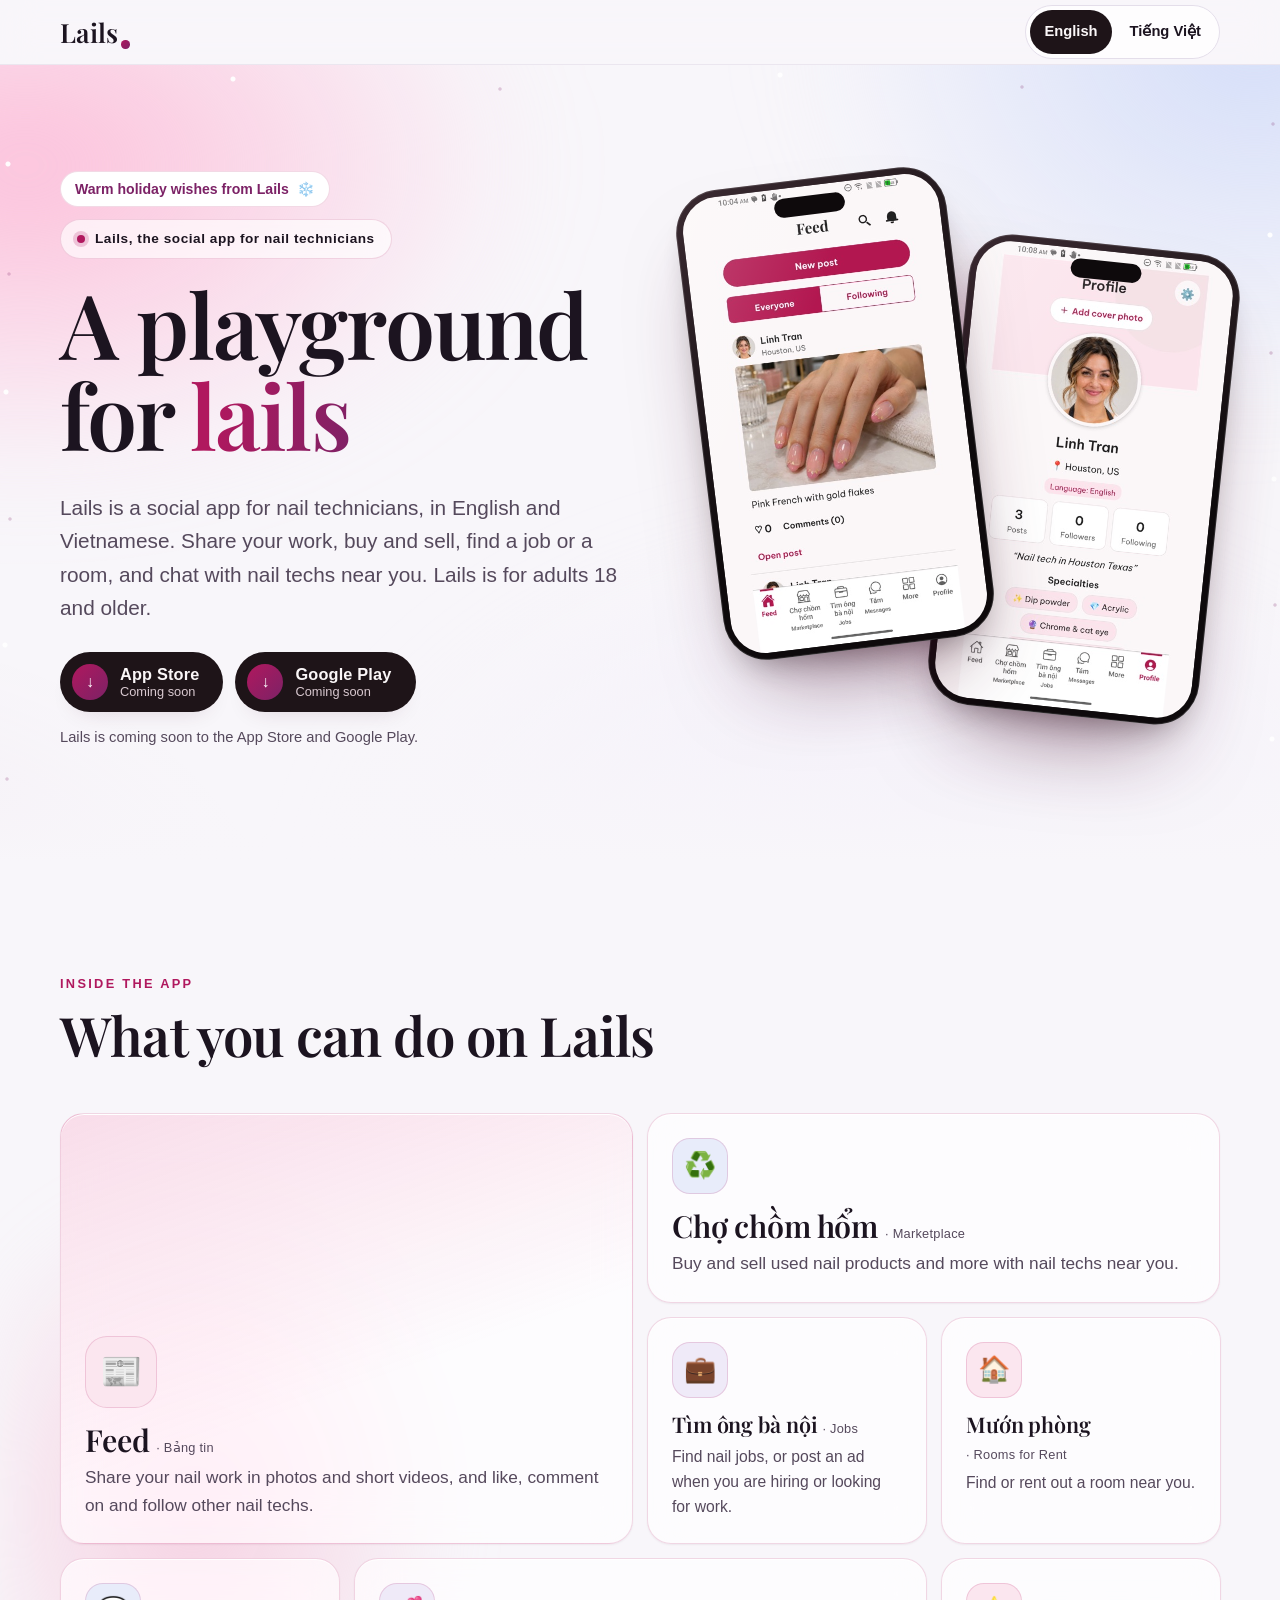
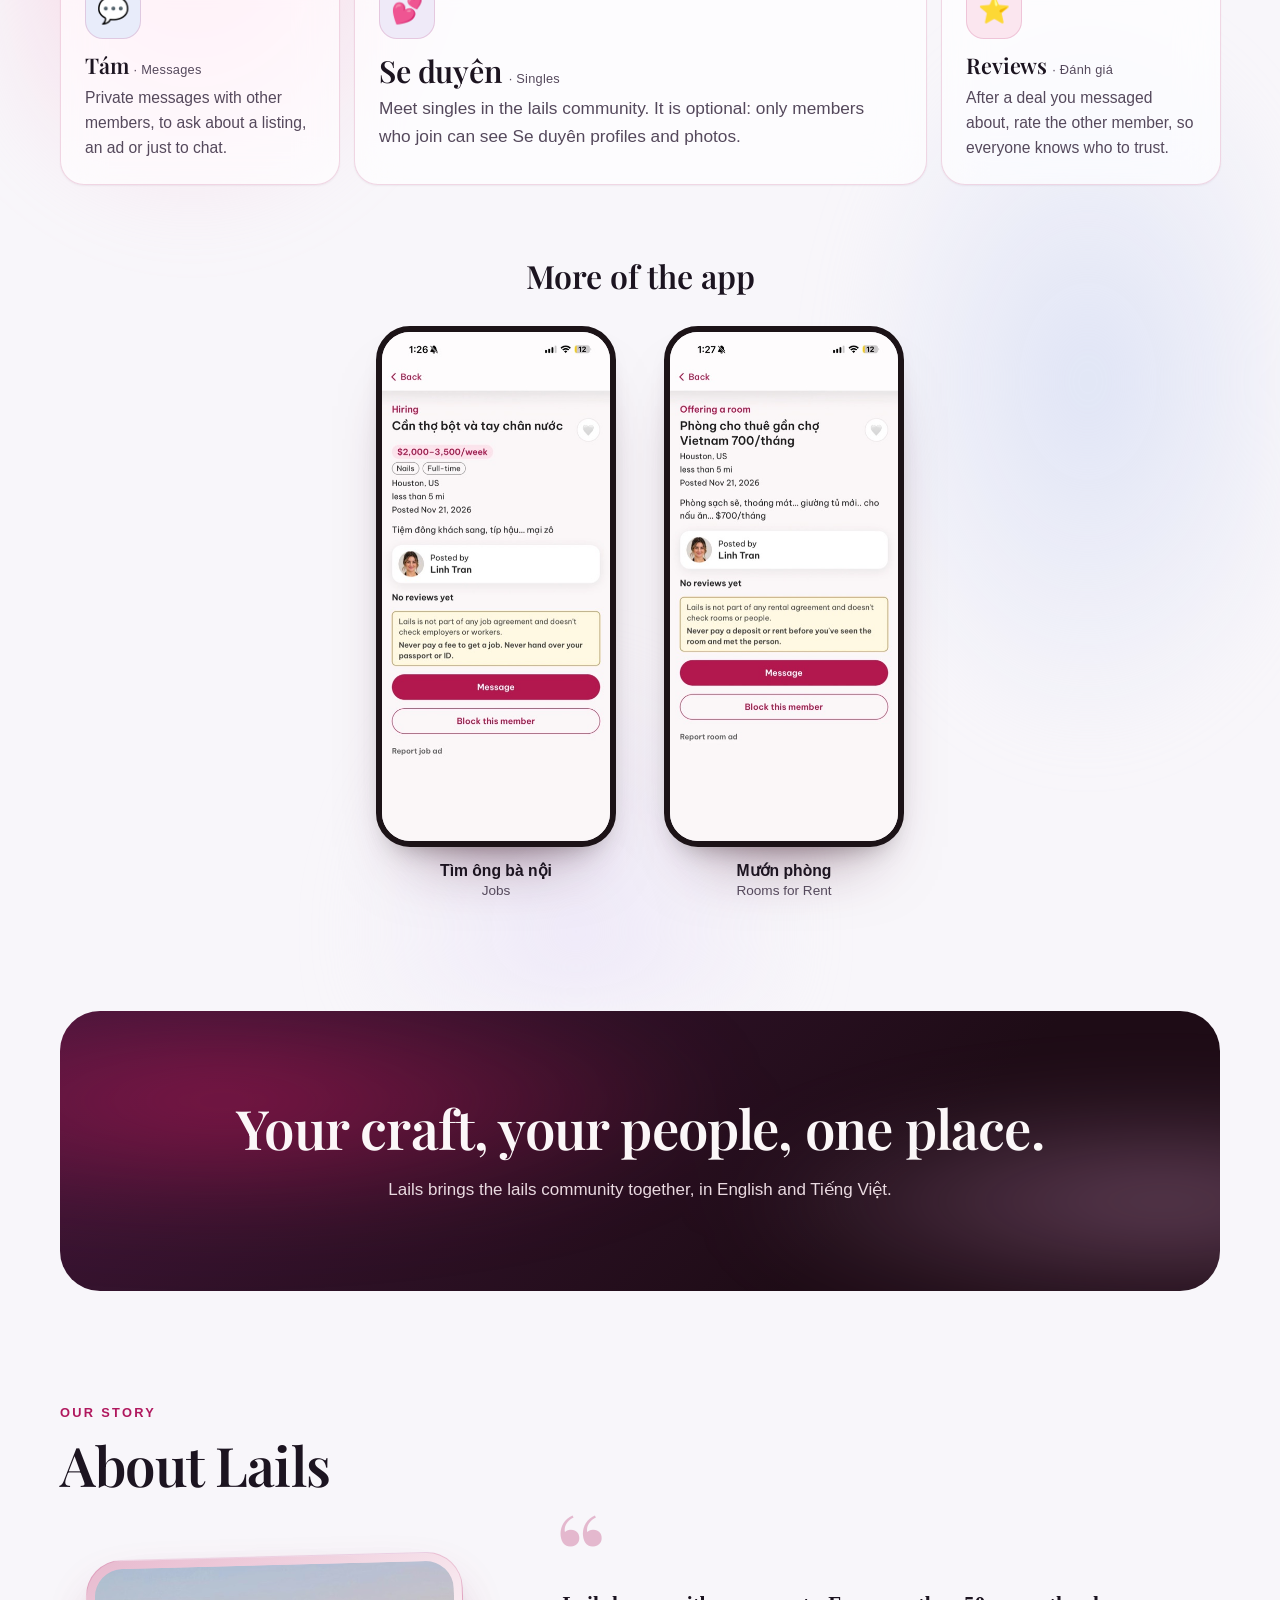
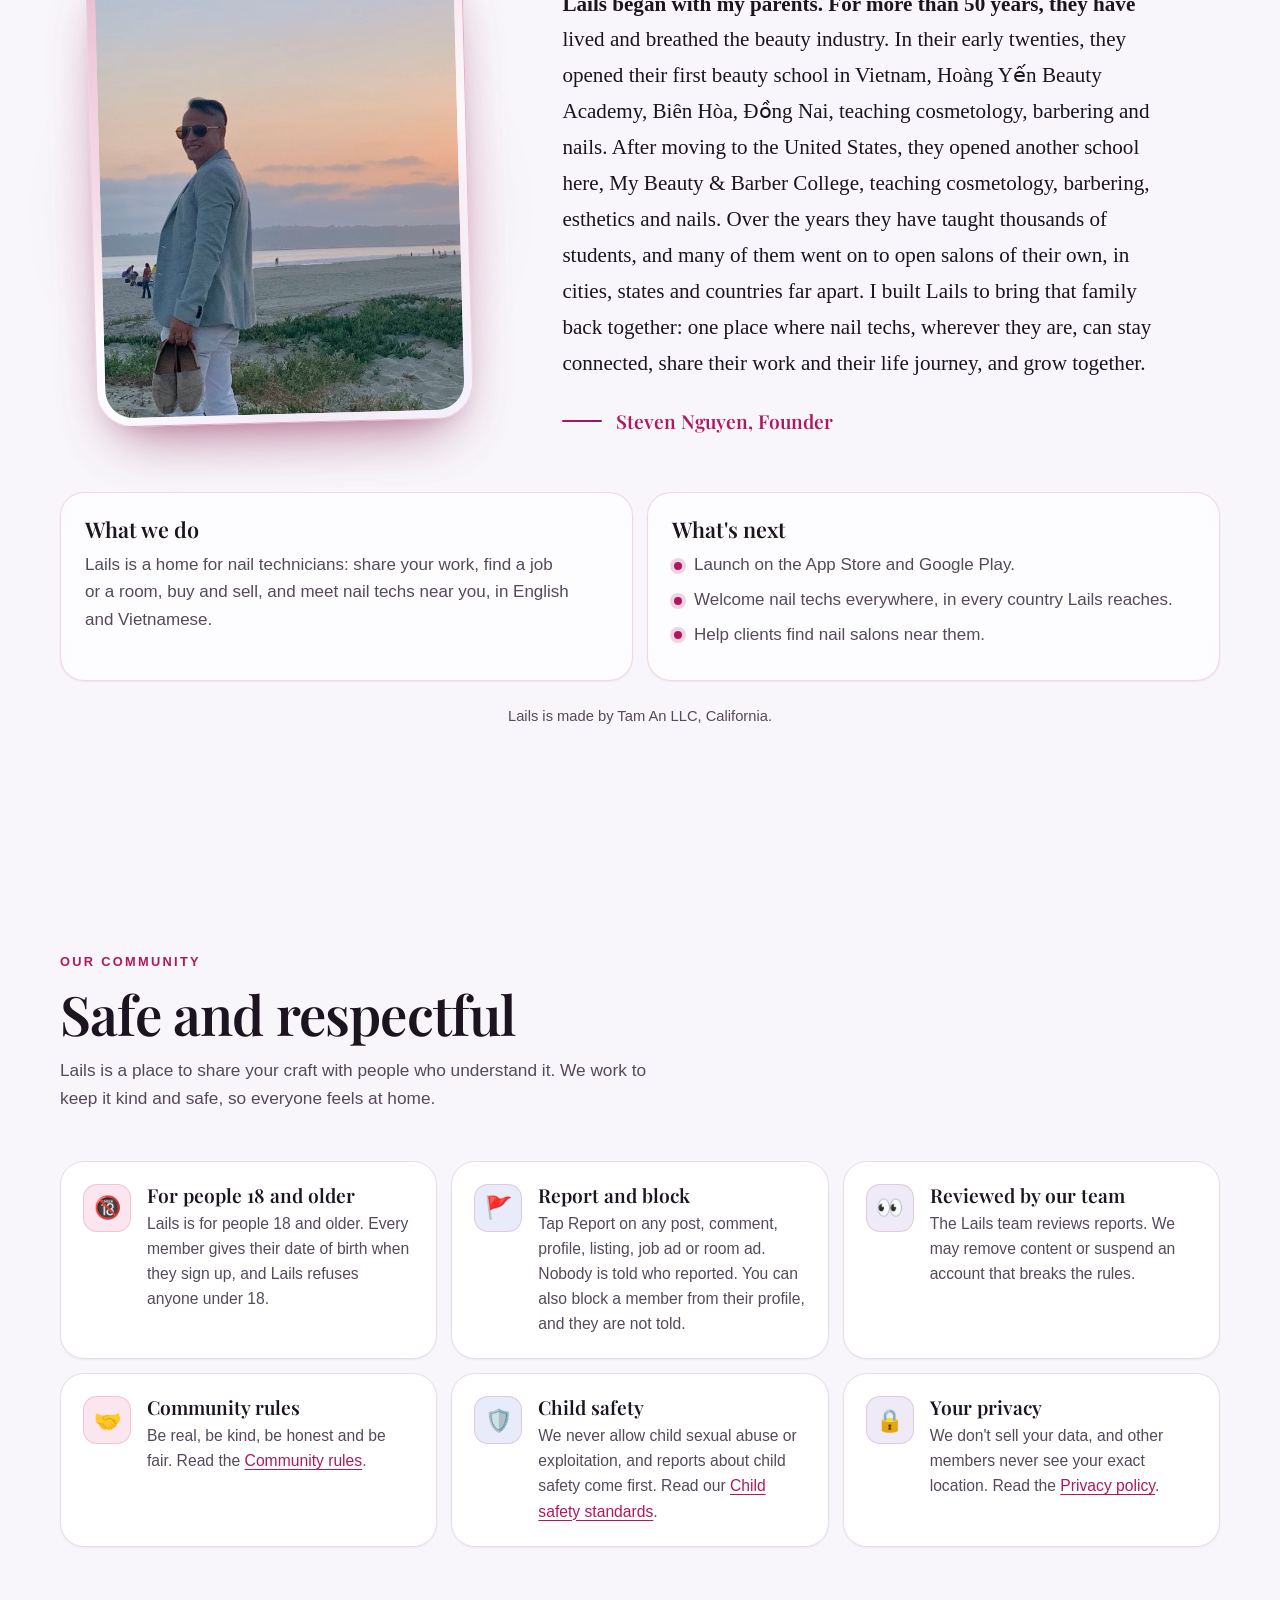
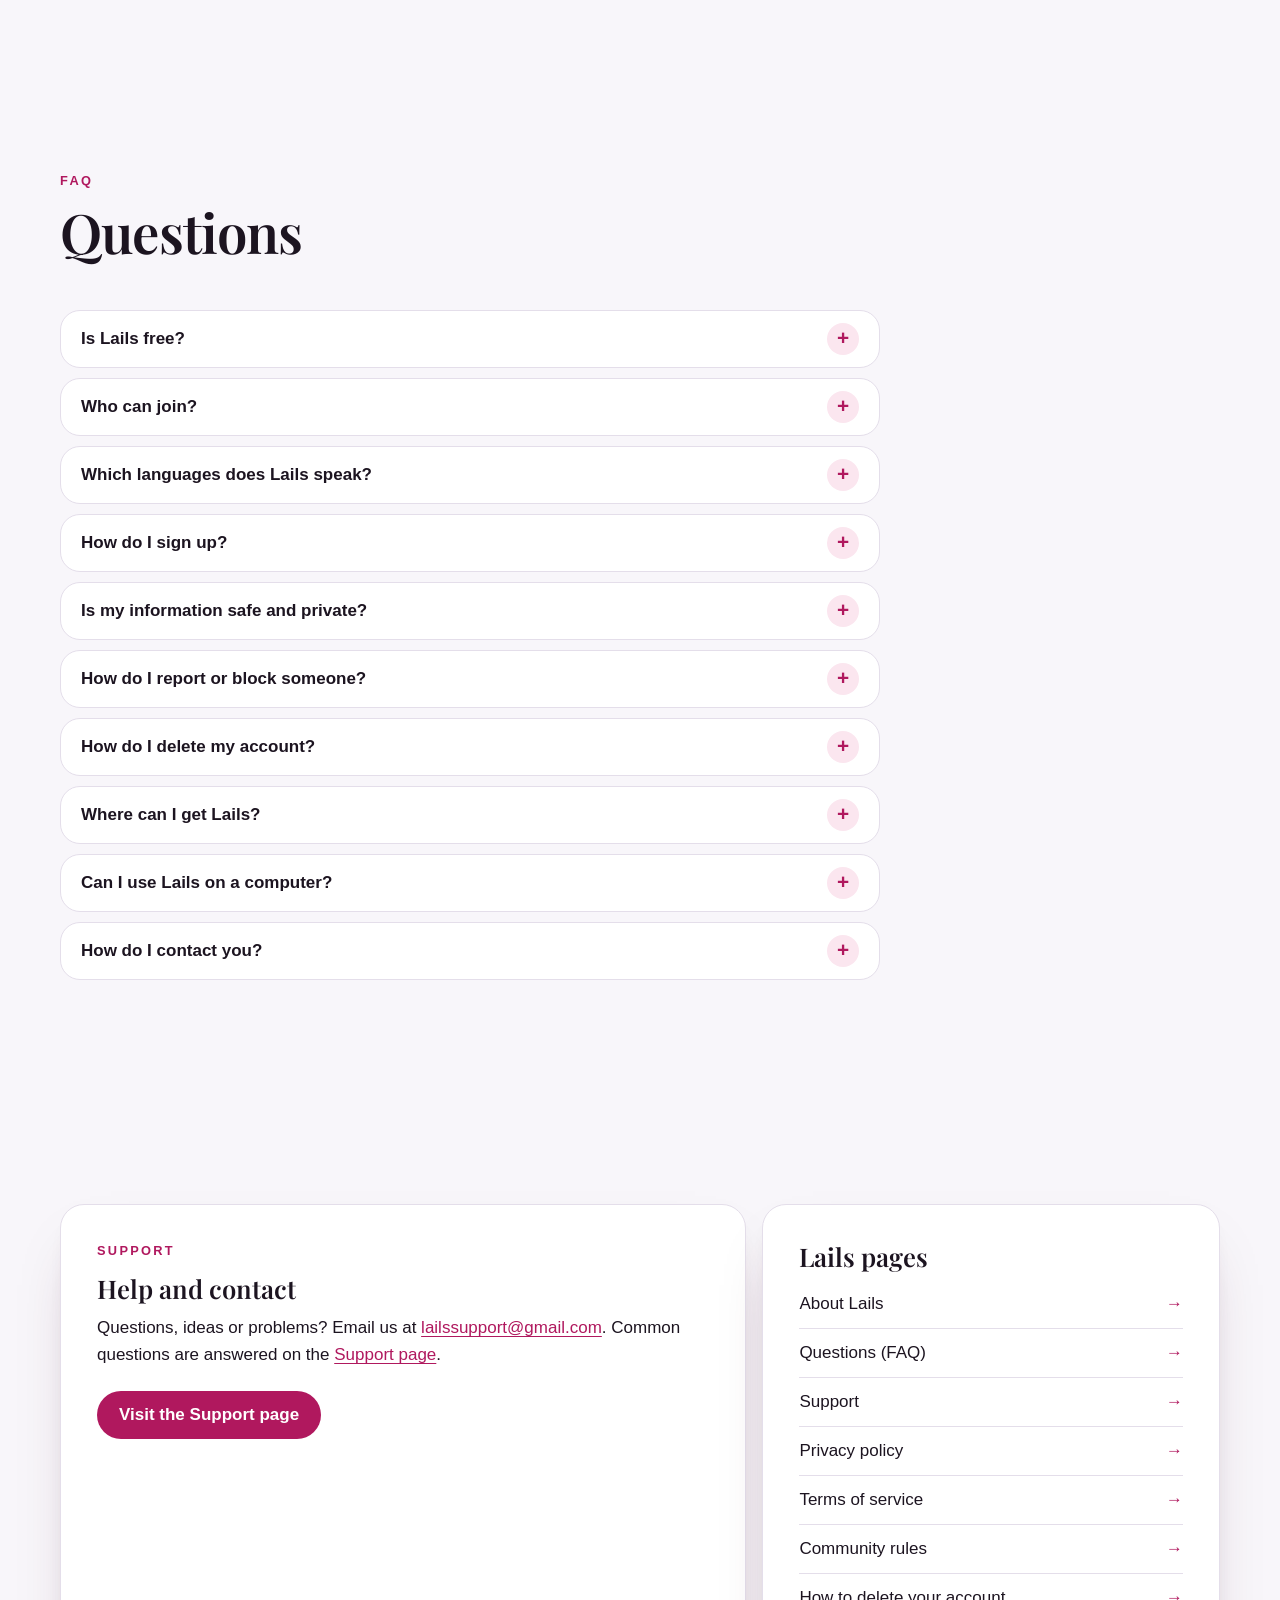
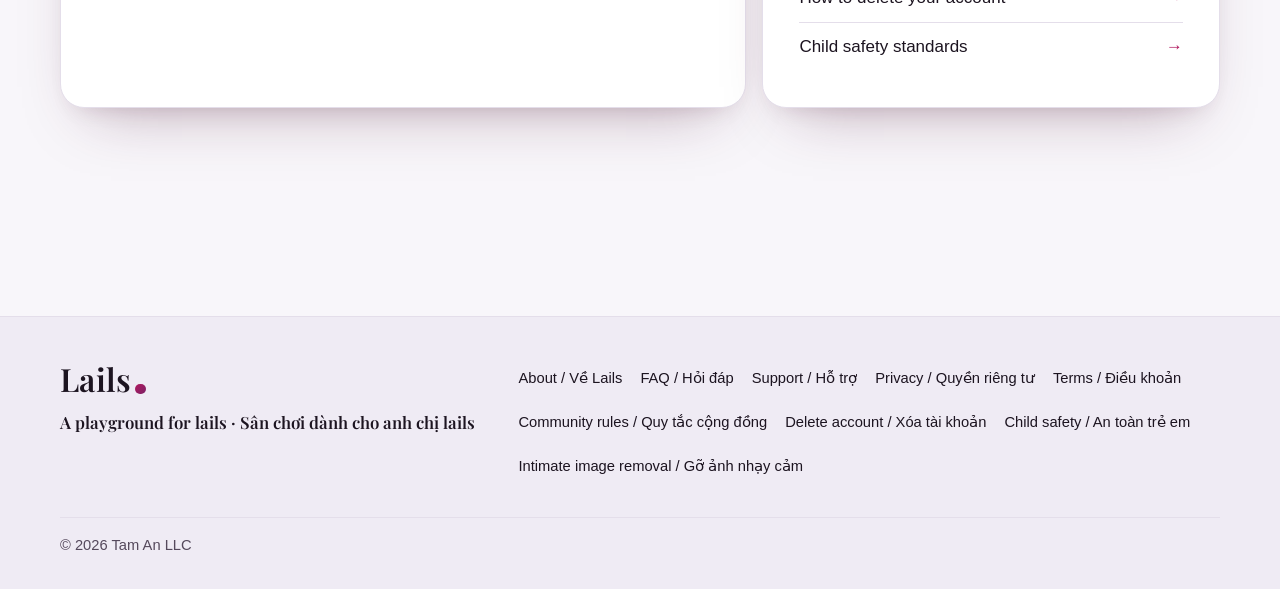
<file: index.html>
<!doctype html>
<html lang="en">
<head>
<meta charset="utf-8">
<meta name="viewport" content="width=device-width,initial-scale=1">
<meta name="color-scheme" content="light dark">
<meta name="theme-color" content="#FBF7F8" media="(prefers-color-scheme: light)">
<meta name="theme-color" content="#120C10" media="(prefers-color-scheme: dark)">
<meta name="description" content="Lails, a social app for nail technicians. Lails, ứng dụng mạng xã hội cho thợ nail.">
<title>Lails</title>
<link rel="canonical" href="https://lailsapp.com/">
<meta property="og:type" content="website">
<meta property="og:site_name" content="Lails">
<meta property="og:title" content="Lails, the social app for nail technicians">
<meta property="og:description" content="Lails, a social app for nail technicians. Lails, ứng dụng mạng xã hội cho thợ nail.">
<meta property="og:url" content="https://lailsapp.com/">
<meta property="og:image" content="https://lailsapp.com/img/og-lails.jpg">
<meta property="og:image:type" content="image/jpeg">
<meta property="og:image:width" content="1200">
<meta property="og:image:height" content="630">
<meta property="og:image:alt" content="The Lails app icon on Lails pink, with the words: Lails, the social app for nail technicians. Ứng dụng mạng xã hội cho thợ nail.">
<meta property="og:locale" content="en_US">
<meta property="og:locale:alternate" content="vi_VN">
<meta name="twitter:card" content="summary_large_image">
<meta name="twitter:title" content="Lails, the social app for nail technicians">
<meta name="twitter:description" content="Lails, a social app for nail technicians. Lails, ứng dụng mạng xã hội cho thợ nail.">
<meta name="twitter:image" content="https://lailsapp.com/img/og-lails.jpg">
<meta name="twitter:image:alt" content="The Lails app icon on Lails pink, with the words: Lails, the social app for nail technicians. Ứng dụng mạng xã hội cho thợ nail.">
<link rel="stylesheet" href="styles.css">
</head>
<body class="switch" data-season="winter">
<header class="site-head">
<div class="wrap head-row">
<a class="brand" href="index.html">Lails</a>
<nav class="lang" aria-label="Language / Ngôn ngữ"><a href="#en" hreflang="en" lang="en">English</a><a href="#vi" hreflang="vi" lang="vi">Tiếng Việt</a></nav>
</div>
</header>

<main>
<section id="en" lang="en">
<div class="hero">
<div class="wrap hero-grid">
<div class="intro">
<p class="season-greeting" data-season-greeting="winter">Warm holiday wishes from Lails <span aria-hidden="true">❄️</span></p>
<p class="eyebrow">Lails, the social app for nail technicians</p>
<h1 class="display">A playground for <span class="shine">lails</span></h1>
<p class="lead">Lails is a social app for nail technicians, in English and Vietnamese. Share your work, buy and sell, find a job or a room, and chat with nail techs near you. Lails is for adults 18 and older.</p>
<!-- Store badge placeholders: swap each one for the official badge and store link once the app is live in that store. -->
<div class="stores">
<div class="store" data-placeholder="app-store-badge"><i aria-hidden="true">↓</i><div><b>App Store</b><span>Coming soon</span></div></div>
<div class="store" data-placeholder="google-play-badge"><i aria-hidden="true">↓</i><div><b>Google Play</b><span>Coming soon</span></div></div>
</div>
<p class="note">Lails is coming soon to the App Store and Google Play.</p>
</div>
<div class="stage">
<div class="halo" aria-hidden="true"></div>
<ul class="shots" aria-label="Screenshots of the Lails app">
<li class="phone"><img src="img/feed-en.jpg" width="450" height="800" fetchpriority="high" decoding="async" alt="The Lails Feed: a nail tech's post with a photo of pink French nails with gold flakes, with likes and comments, and the tabs Feed, Chợ chồm hổm, Tìm ông bà nội, Tám, More and Profile."></li>
<li class="phone"><img src="img/profile-en.jpg" width="450" height="800" decoding="async" alt="A Lails profile: the member's photo, name and city, the number of posts, followers and following, a short bio and the nail skills they offer."></li>
</ul>
</div>
</div>
</div>

<div class="block features">
<div class="wrap">
<div class="block-head reveal">
<span class="kicker">Inside the app</span>
<h2 class="title">What you can do on Lails</h2>
</div>
<ul class="bento">
<li class="card big reveal"><span class="icon" aria-hidden="true">📰</span><div><h3>Feed <span class="sub">· Bảng tin</span></h3><p>Share your nail work in photos and short videos, and like, comment on and follow other nail techs.</p></div></li>
<li class="card wide reveal"><span class="icon" aria-hidden="true">♻️</span><div><h3>Chợ chồm hổm <span class="sub">· Marketplace</span></h3><p>Buy and sell used nail products and more with nail techs near you.</p></div></li>
<li class="card reveal"><span class="icon" aria-hidden="true">💼</span><div><h3>Tìm ông bà nội <span class="sub">· Jobs</span></h3><p>Find nail jobs, or post an ad when you are hiring or looking for work.</p></div></li>
<li class="card reveal"><span class="icon" aria-hidden="true">🏠</span><div><h3>Mướn phòng <span class="sub">· Rooms for Rent</span></h3><p>Find or rent out a room near you.</p></div></li>
<li class="card reveal"><span class="icon" aria-hidden="true">💬</span><div><h3>Tám <span class="sub">· Messages</span></h3><p>Private messages with other members, to ask about a listing, an ad or just to chat.</p></div></li>
<li class="card wide reveal"><span class="icon" aria-hidden="true">💕</span><div><h3>Se duyên <span class="sub">· Singles</span></h3><p>Meet singles in the lails community. It is optional: only members who join can see Se duyên profiles and photos.</p></div></li>
<li class="card reveal"><span class="icon" aria-hidden="true">⭐</span><div><h3>Reviews <span class="sub">· Đánh giá</span></h3><p>After a deal you messaged about, rate the other member, so everyone knows who to trust.</p></div></li>
</ul>
<!-- more-shots:start (Task 287) -->
<div class="more reveal">
<h3 class="more-title">More of the app</h3>
<ul class="more-shots" aria-label="More screenshots of the Lails app">
<li class="screen"><figure><img src="img/jobs-en.jpg" width="450" height="977" loading="lazy" decoding="async" alt="A job ad in Tìm ông bà nội (Jobs) on Lails: a nail salon in Houston hiring a full-time nail tech for $2,000 to $3,500 a week, with a Message button and a safety reminder."><figcaption>Tìm ông bà nội <span class="sub">Jobs</span></figcaption></figure></li>
<li class="screen"><figure><img src="img/rooms-en.jpg" width="450" height="977" loading="lazy" decoding="async" alt="A room ad in Mướn phòng (Rooms for Rent) on Lails: a room for rent near the Vietnamese market in Houston for $700 a month, with a Message button and a safety reminder."><figcaption>Mướn phòng <span class="sub">Rooms for Rent</span></figcaption></figure></li>
</ul>
</div>
<!-- more-shots:end -->
</div>
</div>

<div class="wrap">
<div class="band reveal">
<h2 class="title">Your craft, your people, one place.</h2>
<p>Lails brings the lails community together, in English and Tiếng Việt.</p>
</div>
</div>

<!-- about:start (Task 284: the founder's story; the only place on the site that names a person) -->
<div class="block about" id="about">
<div class="wrap">
<div class="block-head reveal">
<span class="kicker">Our story</span>
<h2 class="title">About Lails</h2>
</div>
<div class="about-grid">
<figure class="portrait reveal"><img src="img/about-founder.jpg" width="600" height="750" loading="lazy" decoding="async" alt="Steven Nguyen, founder of Lails, on the beach at sunset"></figure>
<div class="story reveal">
<p class="story-text">Lails began with my parents. For more than 50 years, they have lived and breathed the beauty industry. In their early twenties, they opened their first beauty school in Vietnam, Hoàng Yến Beauty Academy, Biên Hòa, Đồng Nai, teaching cosmetology, barbering and nails. After moving to the United States, they opened another school here, My Beauty &amp; Barber College, teaching cosmetology, barbering, esthetics and nails. Over the years they have taught thousands of students, and many of them went on to open salons of their own, in cities, states and countries far apart. I built Lails to bring that family back together: one place where nail techs, wherever they are, can stay connected, share their work and their life journey, and grow together.</p>
<p class="signature">Steven Nguyen, Founder</p>
</div>
</div>
<div class="about-cards">
<div class="about-card reveal">
<h3>What we do</h3>
<p>Lails is a home for nail technicians: share your work, find a job or a room, buy and sell, and meet nail techs near you, in English and Vietnamese.</p>
</div>
<div class="about-card reveal">
<h3>What's next</h3>
<ul class="next">
<li>Launch on the App Store and Google Play.</li>
<li>Welcome nail techs everywhere, in every country Lails reaches.</li>
<li>Help clients find nail salons near them.</li>
</ul>
</div>
</div>
<p class="company">Lails is made by Tam An LLC, California.</p>
</div>
</div>
<!-- about:end -->

<!-- safety:start (Task 285) -->
<div class="block safety" id="safety">
<div class="wrap">
<div class="block-head reveal">
<span class="kicker">Our community</span>
<h2 class="title">Safe and respectful</h2>
<p class="safety-intro">Lails is a place to share your craft with people who understand it. We work to keep it kind and safe, so everyone feels at home.</p>
</div>
<ul class="safe-grid">
<li class="safe-card reveal"><span class="icon" aria-hidden="true">🔞</span><div><h3>For people 18 and older</h3><p>Lails is for people 18 and older. Every member gives their date of birth when they sign up, and Lails refuses anyone under 18.</p></div></li>
<li class="safe-card reveal"><span class="icon" aria-hidden="true">🚩</span><div><h3>Report and block</h3><p>Tap Report on any post, comment, profile, listing, job ad or room ad. Nobody is told who reported. You can also block a member from their profile, and they are not told.</p></div></li>
<li class="safe-card reveal"><span class="icon" aria-hidden="true">👀</span><div><h3>Reviewed by our team</h3><p>The Lails team reviews reports. We may remove content or suspend an account that breaks the rules.</p></div></li>
<li class="safe-card reveal"><span class="icon" aria-hidden="true">🤝</span><div><h3>Community rules</h3><p>Be real, be kind, be honest and be fair. Read the <a href="community-rules.html">Community rules</a>.</p></div></li>
<li class="safe-card reveal"><span class="icon" aria-hidden="true">🛡️</span><div><h3>Child safety</h3><p>We never allow child sexual abuse or exploitation, and reports about child safety come first. Read our <a href="child-safety.html">Child safety standards</a>.</p></div></li>
<li class="safe-card reveal"><span class="icon" aria-hidden="true">🔒</span><div><h3>Your privacy</h3><p>We don't sell your data, and other members never see your exact location. Read the <a href="privacy.html">Privacy policy</a>.</p></div></li>
</ul>
</div>
</div>
<!-- safety:end -->

<!-- faq:start (Task 285) -->
<div class="block faq" id="faq">
<div class="wrap">
<div class="block-head reveal">
<span class="kicker">FAQ</span>
<h2 class="title">Questions</h2>
</div>
<div class="faq-list">
<details class="qa"><summary>Is Lails free?</summary><div class="answer"><p>Yes, Lails is free to download and use.</p></div></details>
<details class="qa"><summary>Who can join?</summary><div class="answer"><p>Anyone 18 or older. Lails is made for nail technicians: when you sign up you choose your profession (nail technician, or another one), and nail technicians can add their specialties.</p></div></details>
<details class="qa"><summary>Which languages does Lails speak?</summary><div class="answer"><p>English and Vietnamese now, with more languages coming. You can change the language in Settings (Cài đặt) at any time.</p></div></details>
<details class="qa"><summary>How do I sign up?</summary><div class="answer"><p>With your email, with Google, or with Apple on an iPhone or iPad. If you use email, we send you a link to confirm it. Then a few short steps follow, including your date of birth and a profile picture.</p></div></details>
<details class="qa"><summary>Is my information safe and private?</summary><div class="answer"><p>We collect what the app needs to work. We never collect your precise GPS location or your street address: other members see only your city and country and a rounded distance. We don't sell your data. You can delete your account in the app at any time; what is deleted and what is kept is on <a href="delete-account.html">How to delete your Lails account</a>.</p><p>The details are in our <a href="privacy.html">Privacy policy</a>.</p></div></details>
<details class="qa"><summary>How do I report or block someone?</summary><div class="answer"><p>Tap Report (Báo cáo) on any post, comment, profile, listing, job ad or room ad. To report a private message, report the sender's profile and say it is about a message. Nobody is told who reported.</p><p>To block a member, open their profile and tap Block. They are not told. If someone is in danger now, call your local emergency number first.</p></div></details>
<details class="qa"><summary>How do I delete my account?</summary><div class="answer"><p>In the app, open Settings (Cài đặt) and tap Delete account (Xóa tài khoản). No longer have the app? Email us from the address you used for Lails.</p><p>What is deleted and what is kept: <a href="delete-account.html">How to delete your Lails account</a>.</p></div></details>
<details class="qa"><summary>Where can I get Lails?</summary><div class="answer"><p>Lails will be available in many countries on the App Store and Google Play.</p></div></details>
<details class="qa"><summary>Can I use Lails on a computer?</summary><div class="answer"><p>Lails is a phone app for iPhone, iPad and Android.</p></div></details>
<details class="qa"><summary>How do I contact you?</summary><div class="answer"><p>Email us at <a href="mailto:lailssupport@gmail.com">lailssupport@gmail.com</a>, in English or Vietnamese. In the app you can also tap More (Thêm) → Send feedback (Góp ý cho Lails).</p></div></details>
</div>
</div>
</div>
<!-- faq:end -->

<div class="block">
<div class="wrap help">
<div class="panel reveal">
<span class="kicker">Support</span>
<h2>Help and contact</h2>
<p>Questions, ideas or problems? Email us at <a href="mailto:lailssupport@gmail.com">lailssupport@gmail.com</a>. Common questions are answered on the <a href="support.html">Support page</a>.</p>
<a class="button" href="support.html">Visit the Support page</a>
</div>
<div class="panel reveal">
<h3>Lails pages</h3>
<ul class="links">
<li><a href="#about">About Lails</a></li>
<li><a href="#faq">Questions (FAQ)</a></li>
<li><a href="support.html">Support</a></li>
<li><a href="privacy.html">Privacy policy</a></li>
<li><a href="terms.html">Terms of service</a></li>
<li><a href="community-rules.html">Community rules</a></li>
<li><a href="delete-account.html">How to delete your account</a></li>
<li><a href="child-safety.html">Child safety standards</a></li>
</ul>
</div>
</div>
</div>
</section>

<hr class="lang-divider">

<section id="vi" lang="vi">
<div class="hero">
<div class="wrap hero-grid">
<div class="intro">
<p class="season-greeting" data-season-greeting="winter">Lails chúc bạn mùa lễ hội thật ấm áp <span aria-hidden="true">❄️</span></p>
<p class="eyebrow">Lails, ứng dụng mạng xã hội cho thợ nail</p>
<h2 class="display">Sân chơi dành cho anh chị <span class="shine">lails</span></h2>
<p class="lead">Lails là ứng dụng mạng xã hội dành cho thợ nail, có tiếng Việt và tiếng Anh. Khoe tác phẩm, mua bán, tìm việc hay tìm phòng, và tám chuyện với anh chị thợ nail gần bạn. Lails chỉ dành cho người từ 18 tuổi trở lên.</p>
<div class="stores">
<div class="store" data-placeholder="app-store-badge-vi"><i aria-hidden="true">↓</i><div><b>App Store</b><span>Sắp có</span></div></div>
<div class="store" data-placeholder="google-play-badge-vi"><i aria-hidden="true">↓</i><div><b>Google Play</b><span>Sắp có</span></div></div>
</div>
<p class="note">Lails sắp có trên App Store và Google Play.</p>
</div>
<div class="stage">
<div class="halo" aria-hidden="true"></div>
<ul class="shots" aria-label="Hình ảnh ứng dụng Lails">
<li class="phone"><img src="img/feed-vi.jpg" width="450" height="800" loading="lazy" decoding="async" alt="Bảng tin Lails: bài đăng của một thợ nail với hình bộ móng French hồng có nhũ vàng, lượt thích và bình luận, cùng các thẻ Bảng tin, Chợ chồm hổm, Tìm ông bà nội, Tám, Thêm và Trang cá nhân."></li>
<li class="phone"><img src="img/profile-vi.jpg" width="450" height="800" loading="lazy" decoding="async" alt="Trang cá nhân trên Lails: ảnh, tên và thành phố của thành viên, số bài đăng, người theo dõi và đang theo dõi, lời giới thiệu ngắn và các chuyên môn nail."></li>
</ul>
</div>
</div>
</div>

<div class="block features">
<div class="wrap">
<div class="block-head reveal">
<span class="kicker">Trong ứng dụng</span>
<h2 class="title">Lails có gì?</h2>
</div>
<ul class="bento">
<li class="card big reveal"><span class="icon" aria-hidden="true">📰</span><div><h3>Bảng tin</h3><p>Khoe tác phẩm nail bằng hình và video ngắn, thả tim, bình luận và theo dõi anh chị thợ nail khác.</p></div></li>
<li class="card wide reveal"><span class="icon" aria-hidden="true">♻️</span><div><h3>Chợ chồm hổm <span class="sub">· Mua bán</span></h3><p>Mua bán đồ nail đã qua sử dụng và nhiều thứ khác với thợ nail gần bạn.</p></div></li>
<li class="card reveal"><span class="icon" aria-hidden="true">💼</span><div><h3>Tìm ông bà nội <span class="sub">· Việc làm</span></h3><p>Tìm việc nail, hoặc đăng tin khi tiệm cần thợ hay khi bạn đang tìm việc.</p></div></li>
<li class="card reveal"><span class="icon" aria-hidden="true">🏠</span><div><h3>Mướn phòng <span class="sub">· Thuê phòng</span></h3><p>Tìm hoặc cho thuê phòng gần bạn.</p></div></li>
<li class="card reveal"><span class="icon" aria-hidden="true">💬</span><div><h3>Tám <span class="sub">· Tin nhắn</span></h3><p>Nhắn tin riêng với các thành viên khác, để hỏi về món đồ, tin rao hay chỉ để tám chuyện.</p></div></li>
<li class="card wide reveal"><span class="icon" aria-hidden="true">💕</span><div><h3>Se duyên <span class="sub">· Người độc thân</span></h3><p>Làm quen với người độc thân trong cộng đồng lails. Không bắt buộc: chỉ thành viên tham gia mới xem được hồ sơ và ảnh Se duyên.</p></div></li>
<li class="card reveal"><span class="icon" aria-hidden="true">⭐</span><div><h3>Đánh giá</h3><p>Sau một giao dịch hai bạn đã nhắn tin, hãy đánh giá thành viên kia, để mọi người biết ai đáng tin.</p></div></li>
</ul>
<!-- more-shots:start (Task 287) -->
<div class="more reveal">
<h3 class="more-title">Xem thêm trong ứng dụng</h3>
<ul class="more-shots" aria-label="Thêm ảnh chụp màn hình ứng dụng Lails">
<li class="screen"><figure><img src="img/jobs-en.jpg" width="450" height="977" loading="lazy" decoding="async" alt="Tin tuyển thợ trong Tìm ông bà nội trên Lails: tiệm nail ở Houston cần thợ làm toàn thời gian, $2,000 đến $3,500 một tuần, có nút nhắn tin và lời nhắc an toàn."><figcaption>Tìm ông bà nội <span class="sub">Việc làm</span></figcaption></figure></li>
<li class="screen"><figure><img src="img/rooms-en.jpg" width="450" height="977" loading="lazy" decoding="async" alt="Tin cho thuê phòng trong Mướn phòng trên Lails: phòng gần chợ Việt Nam ở Houston, $700 một tháng, có nút nhắn tin và lời nhắc an toàn."><figcaption>Mướn phòng <span class="sub">Thuê phòng</span></figcaption></figure></li>
</ul>
</div>
<!-- more-shots:end -->
</div>
</div>

<div class="wrap">
<div class="band reveal">
<h2 class="title">Tay nghề của bạn, cộng đồng của bạn, chung một chỗ.</h2>
<p>Lails kết nối cộng đồng lails, bằng tiếng Việt và tiếng Anh.</p>
</div>
</div>

<!-- about:start (Task 284: câu chuyện người sáng lập) -->
<div class="block about" id="about-vi">
<div class="wrap">
<div class="block-head reveal">
<span class="kicker">Câu chuyện của chúng tôi</span>
<h2 class="title">Về Lails</h2>
</div>
<div class="about-grid">
<figure class="portrait reveal"><img src="img/about-founder.jpg" width="600" height="750" loading="lazy" decoding="async" alt="Steven Nguyen, người sáng lập Lails, trên bãi biển lúc hoàng hôn"></figure>
<div class="story reveal">
<p class="story-text">Lails bắt đầu từ ba mẹ tôi. Hơn 50 năm qua, ba mẹ tôi gắn bó trọn đời với ngành làm đẹp. Khi mới ngoài hai mươi tuổi, ba mẹ đã mở trường thẩm mỹ đầu tiên ở Việt Nam, Hoàng Yến Beauty Academy, Biên Hòa, Đồng Nai, dạy làm tóc, cắt tóc nam và làm móng. Sau khi sang Mỹ, ba mẹ mở thêm một trường nữa, My Beauty &amp; Barber College, dạy làm tóc, cắt tóc nam, chăm sóc da và làm móng. Ba mẹ đã dạy hàng ngàn học viên, và nhiều người trong số đó đã mở tiệm riêng, mỗi người một nơi, ở khắp các thành phố, tiểu bang và quốc gia. Tôi làm ra Lails để nối kết mọi người lại với nhau: một nơi để anh chị em trong nghề, dù ở đâu, vẫn giữ liên lạc, chia sẻ tác phẩm, hành trình cuộc sống, và cùng nhau phát triển.</p>
<p class="signature">Steven Nguyen, Người sáng lập</p>
</div>
</div>
<div class="about-cards">
<div class="about-card reveal">
<h3>Lails làm gì</h3>
<p>Lails là ngôi nhà chung của thợ nail: chia sẻ tác phẩm, tìm việc hay tìm phòng, mua bán, và làm quen với thợ nail gần bạn, bằng tiếng Việt và tiếng Anh.</p>
</div>
<div class="about-card reveal">
<h3>Sắp tới</h3>
<ul class="next">
<li>Ra mắt trên App Store và Google Play.</li>
<li>Chào đón thợ nail ở khắp mọi nơi, ở mọi quốc gia Lails có mặt.</li>
<li>Giúp khách hàng tìm tiệm nail gần họ.</li>
</ul>
</div>
</div>
<p class="company">Lails do Tam An LLC, California, phát triển.</p>
</div>
</div>
<!-- about:end -->

<!-- safety:start (Task 285) -->
<div class="block safety" id="safety-vi">
<div class="wrap">
<div class="block-head reveal">
<span class="kicker">Cộng đồng</span>
<h2 class="title">An toàn và tôn trọng</h2>
<p class="safety-intro">Lails là nơi bạn khoe tay nghề với những người hiểu nghề. Chúng tôi cố gắng giữ nơi này thân thiện và an toàn, để ai cũng thấy như ở nhà.</p>
</div>
<ul class="safe-grid">
<li class="safe-card reveal"><span class="icon" aria-hidden="true">🔞</span><div><h3>Chỉ dành cho người từ 18 tuổi</h3><p>Lails chỉ dành cho người từ 18 tuổi trở lên. Mỗi thành viên khai ngày sinh khi đăng ký, và Lails từ chối người dưới 18 tuổi.</p></div></li>
<li class="safe-card reveal"><span class="icon" aria-hidden="true">🚩</span><div><h3>Báo cáo và chặn</h3><p>Bấm Báo cáo trên bất kỳ bài đăng, bình luận, trang cá nhân, tin rao, tin việc hay tin phòng nào. Không ai được biết ai đã báo cáo. Bạn cũng có thể chặn một thành viên từ trang cá nhân của họ, và họ sẽ không nhận được thông báo.</p></div></li>
<li class="safe-card reveal"><span class="icon" aria-hidden="true">👀</span><div><h3>Đội ngũ Lails xem xét</h3><p>Đội ngũ Lails xem xét các báo cáo. Chúng tôi có thể xóa nội dung hoặc khóa tài khoản vi phạm quy tắc.</p></div></li>
<li class="safe-card reveal"><span class="icon" aria-hidden="true">🤝</span><div><h3>Quy tắc cộng đồng</h3><p>Hãy là chính mình, tử tế, trung thực và công bằng. Đọc <a href="community-rules.html#vi">Quy tắc cộng đồng</a>.</p></div></li>
<li class="safe-card reveal"><span class="icon" aria-hidden="true">🛡️</span><div><h3>An toàn trẻ em</h3><p>Chúng tôi tuyệt đối không cho phép xâm hại hay bóc lột tình dục trẻ em, và các báo cáo về an toàn trẻ em luôn được ưu tiên xem trước. Đọc <a href="child-safety.html#vi">Tiêu chuẩn an toàn trẻ em</a>.</p></div></li>
<li class="safe-card reveal"><span class="icon" aria-hidden="true">🔒</span><div><h3>Quyền riêng tư của bạn</h3><p>Chúng tôi không bán dữ liệu của bạn, và thành viên khác không bao giờ thấy vị trí chính xác của bạn. Đọc <a href="privacy.html#vi">Chính sách quyền riêng tư</a> (hiện chỉ có bản tiếng Anh).</p></div></li>
</ul>
</div>
</div>
<!-- safety:end -->

<!-- faq:start (Task 285) -->
<div class="block faq" id="faq-vi">
<div class="wrap">
<div class="block-head reveal">
<span class="kicker">Câu hỏi thường gặp</span>
<h2 class="title">Hỏi đáp</h2>
</div>
<div class="faq-list">
<details class="qa"><summary>Lails có miễn phí không?</summary><div class="answer"><p>Có, Lails miễn phí tải về và sử dụng.</p></div></details>
<details class="qa"><summary>Ai có thể tham gia?</summary><div class="answer"><p>Bất kỳ ai từ 18 tuổi trở lên. Lails được làm cho thợ nail: khi đăng ký, bạn chọn nghề nghiệp của mình (thợ nail hoặc nghề khác), và thợ nail có thể thêm chuyên môn của mình.</p></div></details>
<details class="qa"><summary>Lails có những ngôn ngữ nào?</summary><div class="answer"><p>Hiện có tiếng Việt và tiếng Anh, sắp có thêm ngôn ngữ khác. Bạn có thể đổi ngôn ngữ trong Cài đặt bất cứ lúc nào.</p></div></details>
<details class="qa"><summary>Đăng ký như thế nào?</summary><div class="answer"><p>Bằng email, bằng Google, hoặc bằng Apple trên iPhone hay iPad. Nếu dùng email, chúng tôi sẽ gửi cho bạn một liên kết để xác nhận. Sau đó có vài bước ngắn, trong đó có ngày sinh và ảnh đại diện.</p></div></details>
<details class="qa"><summary>Thông tin của tôi có an toàn và riêng tư không?</summary><div class="answer"><p>Chúng tôi thu thập những gì ứng dụng cần để hoạt động. Chúng tôi không bao giờ thu thập vị trí GPS chính xác hay địa chỉ nhà của bạn: thành viên khác chỉ thấy thành phố, quốc gia và khoảng cách đã làm tròn. Chúng tôi không bán dữ liệu của bạn. Bạn có thể xóa tài khoản trong ứng dụng bất cứ lúc nào; những gì bị xóa và những gì được giữ lại có trong <a href="delete-account.html#vi">Cách xóa tài khoản Lails</a>.</p><p>Chi tiết có trong <a href="privacy.html#vi">Chính sách quyền riêng tư</a> (hiện chỉ có bản tiếng Anh).</p></div></details>
<details class="qa"><summary>Báo cáo hoặc chặn một người như thế nào?</summary><div class="answer"><p>Bấm Báo cáo trên bất kỳ bài đăng, bình luận, trang cá nhân, tin rao, tin việc hay tin phòng nào. Để báo cáo một tin nhắn riêng, hãy báo cáo trang cá nhân của người gửi và ghi rõ là về tin nhắn. Không ai được biết ai đã báo cáo.</p><p>Để chặn một thành viên, mở trang cá nhân của họ và bấm Chặn. Họ sẽ không nhận được thông báo. Nếu có ai đang gặp nguy hiểm, trước tiên, hãy gọi ngay số khẩn cấp tại nơi bạn ở.</p></div></details>
<details class="qa"><summary>Xóa tài khoản như thế nào?</summary><div class="answer"><p>Trong ứng dụng, mở Cài đặt rồi bấm Xóa tài khoản. Không còn ứng dụng? Hãy email cho chúng tôi từ địa chỉ email bạn dùng cho Lails.</p><p>Những gì bị xóa và những gì được giữ lại: <a href="delete-account.html#vi">Cách xóa tài khoản Lails</a>.</p></div></details>
<details class="qa"><summary>Tải Lails ở đâu?</summary><div class="answer"><p>Lails sẽ có mặt trên App Store và Google Play ở nhiều quốc gia.</p></div></details>
<details class="qa"><summary>Tôi có dùng Lails trên máy tính được không?</summary><div class="answer"><p>Lails là ứng dụng trên điện thoại, dành cho iPhone, iPad và Android.</p></div></details>
<details class="qa"><summary>Liên hệ với Lails bằng cách nào?</summary><div class="answer"><p>Email cho chúng tôi: <a href="mailto:lailssupport@gmail.com">lailssupport@gmail.com</a>, bằng tiếng Việt hoặc tiếng Anh. Trong ứng dụng, bạn cũng có thể bấm Thêm → Góp ý cho Lails.</p></div></details>
</div>
</div>
</div>
<!-- faq:end -->

<div class="block">
<div class="wrap help">
<div class="panel reveal">
<span class="kicker">Hỗ trợ</span>
<h2>Hỗ trợ và liên hệ</h2>
<p>Có câu hỏi, ý kiến hay gặp sự cố? Email cho chúng tôi: <a href="mailto:lailssupport@gmail.com">lailssupport@gmail.com</a>. Các câu hỏi thường gặp có trên <a href="support.html#vi">trang Hỗ trợ</a>.</p>
<a class="button" href="support.html#vi">Xem trang Hỗ trợ</a>
</div>
<div class="panel reveal">
<h3>Các trang Lails</h3>
<ul class="links">
<li><a href="#about-vi">Về Lails</a></li>
<li><a href="#faq-vi">Hỏi đáp</a></li>
<li><a href="support.html#vi">Hỗ trợ</a></li>
<li><a href="privacy.html#vi">Chính sách quyền riêng tư</a></li>
<li><a href="terms.html#vi">Điều khoản dịch vụ</a></li>
<li><a href="community-rules.html#vi">Quy tắc cộng đồng</a></li>
<li><a href="delete-account.html#vi">Cách xóa tài khoản Lails</a></li>
<li><a href="child-safety.html#vi">Tiêu chuẩn an toàn trẻ em</a></li>
</ul>
</div>
</div>
</div>
</section>
</main>

<footer>
<div class="wrap foot">
<div>
<a class="brand" href="index.html">Lails</a>
<p class="foot-tag">A playground for lails · <span lang="vi">Sân chơi dành cho anh chị lails</span></p>
</div>
<nav aria-label="Lails pages / Các trang Lails">
<a href="#about">About / Về Lails</a>
<a href="#faq">FAQ / Hỏi đáp</a>
<a href="support.html">Support / Hỗ trợ</a>
<a href="privacy.html">Privacy / Quyền riêng tư</a>
<a href="terms.html">Terms / Điều khoản</a>
<a href="community-rules.html">Community rules / Quy tắc cộng đồng</a>
<a href="delete-account.html">Delete account / Xóa tài khoản</a>
<a href="child-safety.html">Child safety / An toàn trẻ em</a>
<a href="support.html#take-it-down">Intimate image removal / Gỡ ảnh nhạy cảm</a>
</nav>
<p class="copy">© 2026 Tam An LLC</p>
</div>
</footer>
</body>
</html>
</file>
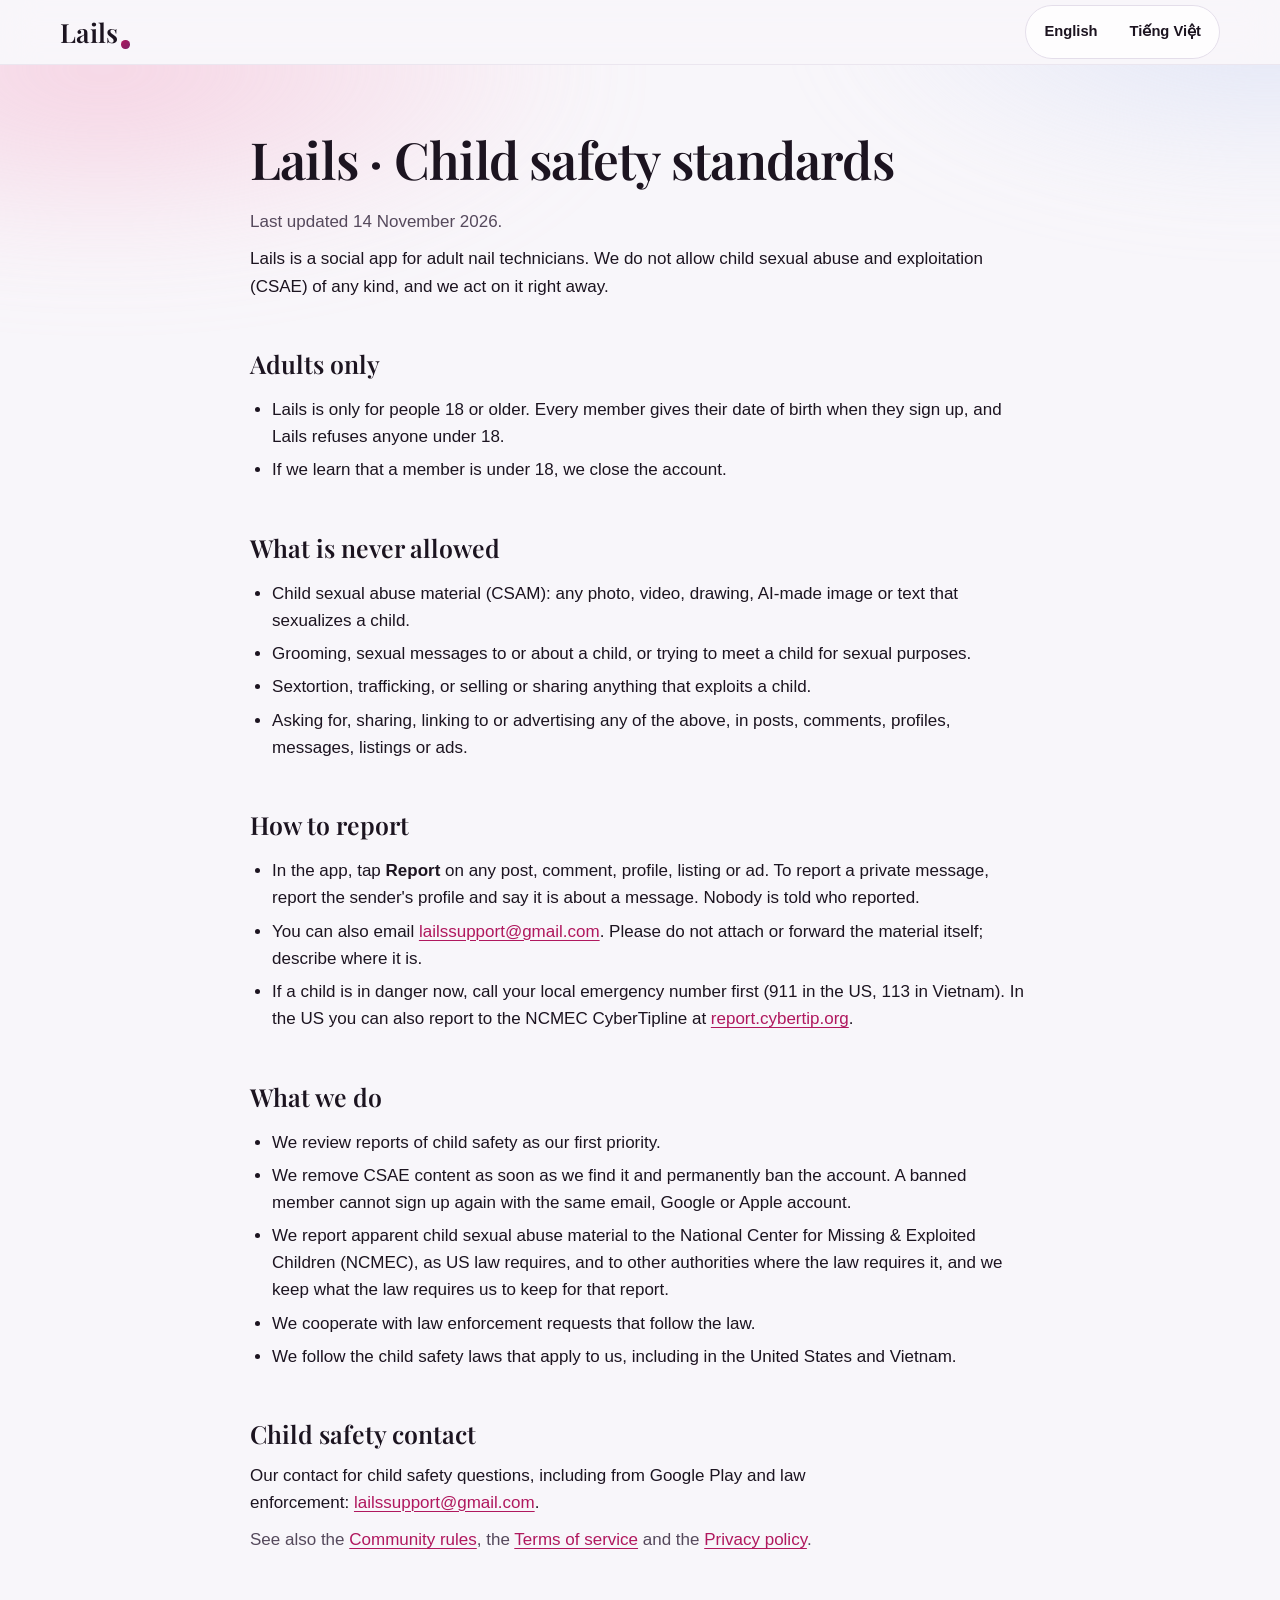
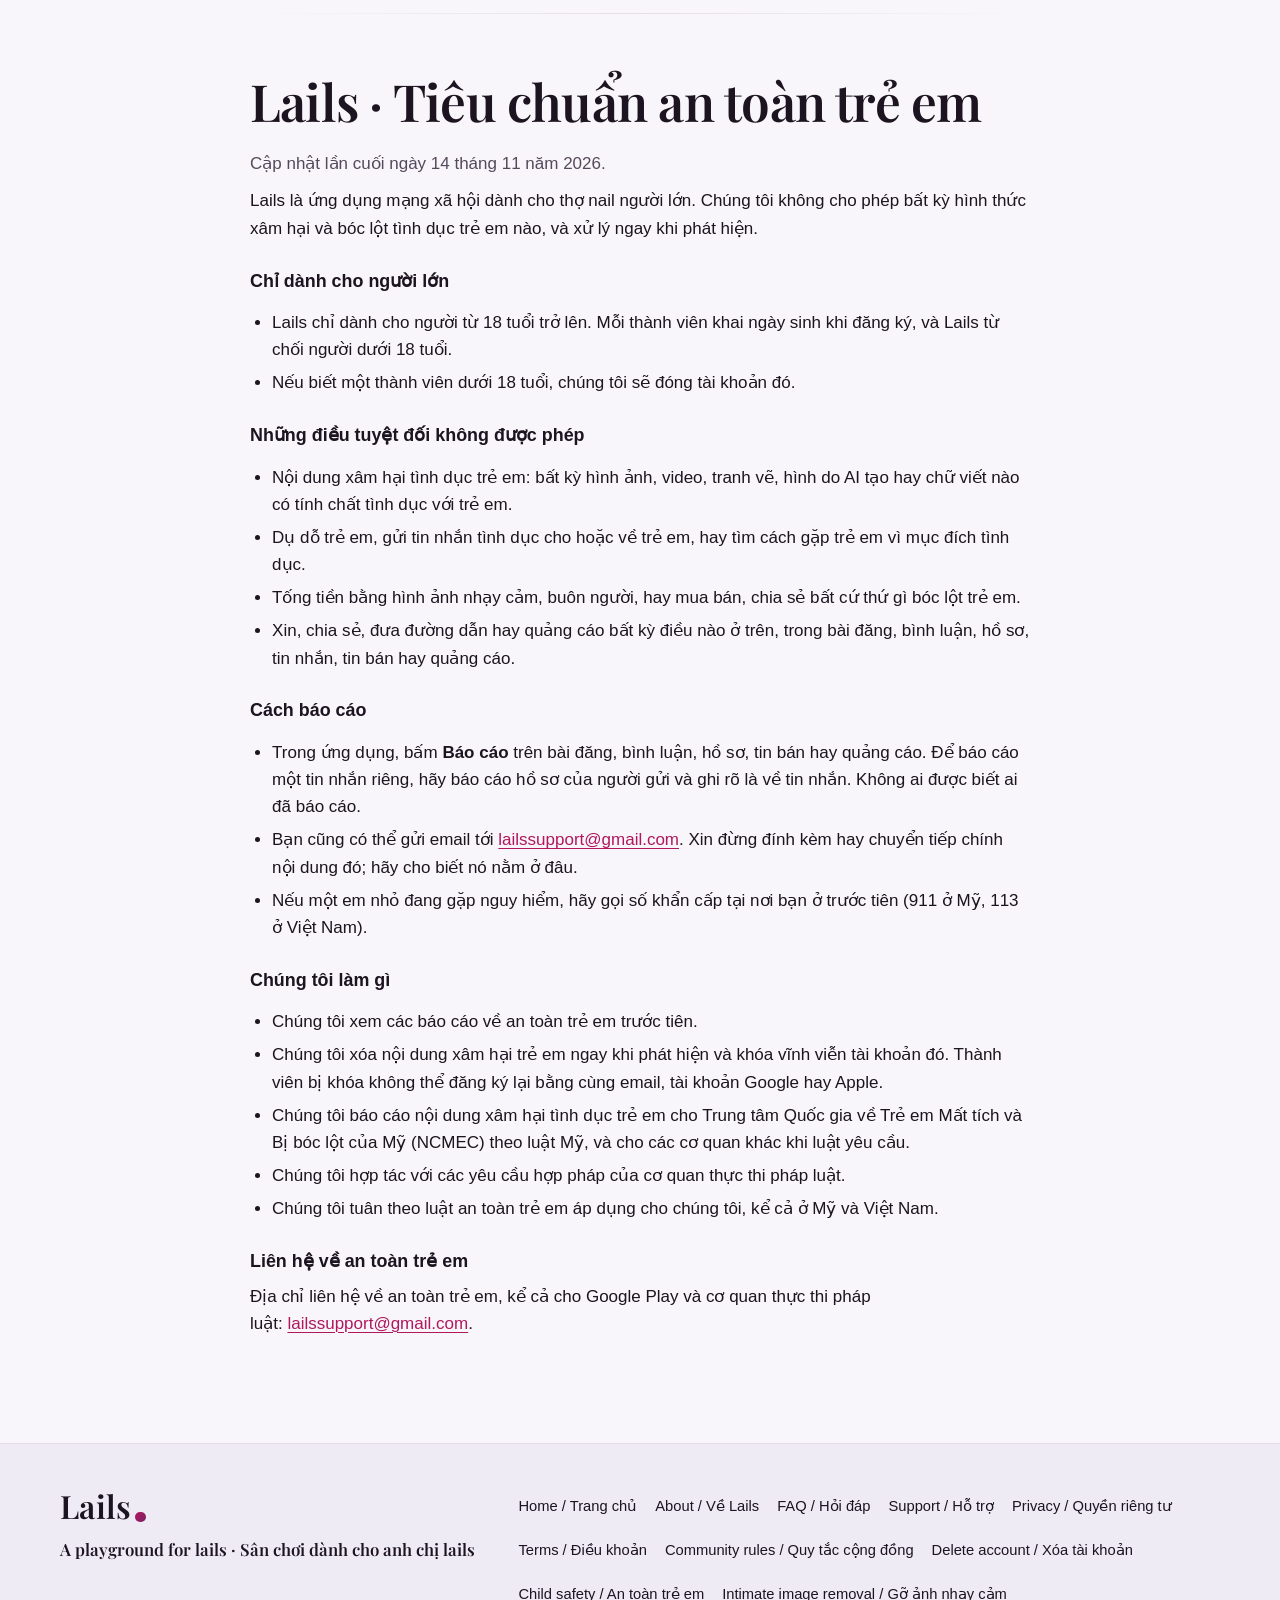
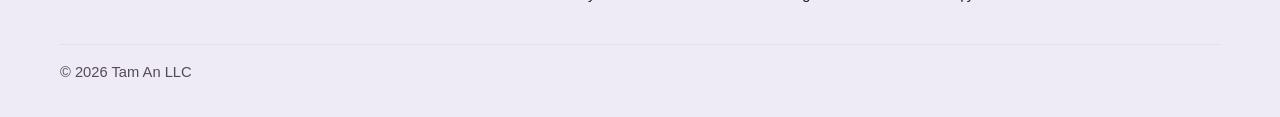
<file: child-safety.html>
<!doctype html>
<html lang="en">
<head>
<meta charset="utf-8">
<meta name="viewport" content="width=device-width,initial-scale=1">
<meta name="color-scheme" content="light dark">
<title>Lails Child Safety Standards</title>
<meta name="theme-color" content="#FBF7F8" media="(prefers-color-scheme: light)">
<meta name="theme-color" content="#120C10" media="(prefers-color-scheme: dark)">
<meta name="description" content="Our standards against child sexual abuse and exploitation, and how to report it. Tiêu chuẩn an toàn trẻ em của Lails.">
<link rel="canonical" href="https://lailsapp.com/child-safety.html">
<meta property="og:type" content="website">
<meta property="og:site_name" content="Lails">
<meta property="og:title" content="Lails Child Safety Standards">
<meta property="og:description" content="Our standards against child sexual abuse and exploitation, and how to report it. Tiêu chuẩn an toàn trẻ em của Lails.">
<meta property="og:url" content="https://lailsapp.com/child-safety.html">
<meta property="og:image" content="https://lailsapp.com/img/og-lails.jpg">
<meta property="og:image:type" content="image/jpeg">
<meta property="og:image:width" content="1200">
<meta property="og:image:height" content="630">
<meta property="og:image:alt" content="The Lails app icon on Lails pink, with the words: Lails, the social app for nail technicians. Ứng dụng mạng xã hội cho thợ nail.">
<meta property="og:locale" content="en_US">
<meta property="og:locale:alternate" content="vi_VN">
<meta name="twitter:card" content="summary_large_image">
<meta name="twitter:title" content="Lails Child Safety Standards">
<meta name="twitter:description" content="Our standards against child sexual abuse and exploitation, and how to report it. Tiêu chuẩn an toàn trẻ em của Lails.">
<meta name="twitter:image" content="https://lailsapp.com/img/og-lails.jpg">
<meta name="twitter:image:alt" content="The Lails app icon on Lails pink, with the words: Lails, the social app for nail technicians. Ứng dụng mạng xã hội cho thợ nail.">
<link rel="stylesheet" href="styles.css">
</head>
<body class="legal" data-season="winter">
<header class="site-head">
<div class="wrap head-row">
<a class="brand" href="index.html">Lails</a>
<nav class="lang" aria-label="Language / Ngôn ngữ"><a href="#en" hreflang="en" lang="en">English</a><a href="#vi" hreflang="vi" lang="vi">Tiếng Việt</a></nav>
</div>
</header>

<main class="doc-top">
<div class="doc">

<section id="en" lang="en">
<h1>Lails · Child safety standards</h1>
<p class="muted">Last updated 14 November 2026.</p>
<p>Lails is a social app for adult nail technicians. We do not allow child sexual abuse and exploitation (CSAE) of any kind, and we act on it right away.</p>
<h2>Adults only</h2>
<ul>
<li>Lails is only for people 18 or older. Every member gives their date of birth when they sign up, and Lails refuses anyone under 18.</li>
<li>If we learn that a member is under 18, we close the account.</li>
</ul>
<h2>What is never allowed</h2>
<ul>
<li>Child sexual abuse material (CSAM): any photo, video, drawing, AI-made image or text that sexualizes a child.</li>
<li>Grooming, sexual messages to or about a child, or trying to meet a child for sexual purposes.</li>
<li>Sextortion, trafficking, or selling or sharing anything that exploits a child.</li>
<li>Asking for, sharing, linking to or advertising any of the above, in posts, comments, profiles, messages, listings or ads.</li>
</ul>
<h2>How to report</h2>
<ul>
<li>In the app, tap <b>Report</b> on any post, comment, profile, listing or ad. To report a private message, report the sender's profile and say it is about a message. Nobody is told who reported.</li>
<li>You can also email <a href="mailto:lailssupport@gmail.com">lailssupport@gmail.com</a>. Please do not attach or forward the material itself; describe where it is.</li>
<li>If a child is in danger now, call your local emergency number first (911 in the US, 113 in Vietnam). In the US you can also report to the NCMEC CyberTipline at <a href="https://report.cybertip.org">report.cybertip.org</a>.</li>
</ul>
<h2>What we do</h2>
<ul>
<li>We review reports of child safety as our first priority.</li>
<li>We remove CSAE content as soon as we find it and permanently ban the account. A banned member cannot sign up again with the same email, Google or Apple account.</li>
<li>We report apparent child sexual abuse material to the National Center for Missing &amp; Exploited Children (NCMEC), as US law requires, and to other authorities where the law requires it, and we keep what the law requires us to keep for that report.</li>
<li>We cooperate with law enforcement requests that follow the law.</li>
<li>We follow the child safety laws that apply to us, including in the United States and Vietnam.</li>
</ul>
<h2>Child safety contact</h2>
<p>Our contact for child safety questions, including from Google Play and law enforcement: <a href="mailto:lailssupport@gmail.com">lailssupport@gmail.com</a>.</p>
<p class="muted">See also the <a href="community-rules.html">Community rules</a>, the <a href="terms.html">Terms of service</a> and the <a href="privacy.html">Privacy policy</a>.</p>
</section>

<hr>

<section id="vi" lang="vi">
<h2>Lails · Tiêu chuẩn an toàn trẻ em</h2>
<p class="muted">Cập nhật lần cuối ngày 14 tháng 11 năm 2026.</p>
<p>Lails là ứng dụng mạng xã hội dành cho thợ nail người lớn. Chúng tôi không cho phép bất kỳ hình thức xâm hại và bóc lột tình dục trẻ em nào, và xử lý ngay khi phát hiện.</p>
<h3>Chỉ dành cho người lớn</h3>
<ul>
<li>Lails chỉ dành cho người từ 18 tuổi trở lên. Mỗi thành viên khai ngày sinh khi đăng ký, và Lails từ chối người dưới 18 tuổi.</li>
<li>Nếu biết một thành viên dưới 18 tuổi, chúng tôi sẽ đóng tài khoản đó.</li>
</ul>
<h3>Những điều tuyệt đối không được phép</h3>
<ul>
<li>Nội dung xâm hại tình dục trẻ em: bất kỳ hình ảnh, video, tranh vẽ, hình do AI tạo hay chữ viết nào có tính chất tình dục với trẻ em.</li>
<li>Dụ dỗ trẻ em, gửi tin nhắn tình dục cho hoặc về trẻ em, hay tìm cách gặp trẻ em vì mục đích tình dục.</li>
<li>Tống tiền bằng hình ảnh nhạy cảm, buôn người, hay mua bán, chia sẻ bất cứ thứ gì bóc lột trẻ em.</li>
<li>Xin, chia sẻ, đưa đường dẫn hay quảng cáo bất kỳ điều nào ở trên, trong bài đăng, bình luận, hồ sơ, tin nhắn, tin bán hay quảng cáo.</li>
</ul>
<h3>Cách báo cáo</h3>
<ul>
<li>Trong ứng dụng, bấm <b>Báo cáo</b> trên bài đăng, bình luận, hồ sơ, tin bán hay quảng cáo. Để báo cáo một tin nhắn riêng, hãy báo cáo hồ sơ của người gửi và ghi rõ là về tin nhắn. Không ai được biết ai đã báo cáo.</li>
<li>Bạn cũng có thể gửi email tới <a href="mailto:lailssupport@gmail.com">lailssupport@gmail.com</a>. Xin đừng đính kèm hay chuyển tiếp chính nội dung đó; hãy cho biết nó nằm ở đâu.</li>
<li>Nếu một em nhỏ đang gặp nguy hiểm, hãy gọi số khẩn cấp tại nơi bạn ở trước tiên (911 ở Mỹ, 113 ở Việt Nam).</li>
</ul>
<h3>Chúng tôi làm gì</h3>
<ul>
<li>Chúng tôi xem các báo cáo về an toàn trẻ em trước tiên.</li>
<li>Chúng tôi xóa nội dung xâm hại trẻ em ngay khi phát hiện và khóa vĩnh viễn tài khoản đó. Thành viên bị khóa không thể đăng ký lại bằng cùng email, tài khoản Google hay Apple.</li>
<li>Chúng tôi báo cáo nội dung xâm hại tình dục trẻ em cho Trung tâm Quốc gia về Trẻ em Mất tích và Bị bóc lột của Mỹ (NCMEC) theo luật Mỹ, và cho các cơ quan khác khi luật yêu cầu.</li>
<li>Chúng tôi hợp tác với các yêu cầu hợp pháp của cơ quan thực thi pháp luật.</li>
<li>Chúng tôi tuân theo luật an toàn trẻ em áp dụng cho chúng tôi, kể cả ở Mỹ và Việt Nam.</li>
</ul>
<h3>Liên hệ về an toàn trẻ em</h3>
<p>Địa chỉ liên hệ về an toàn trẻ em, kể cả cho Google Play và cơ quan thực thi pháp luật: <a href="mailto:lailssupport@gmail.com">lailssupport@gmail.com</a>.</p>
</section>
</div>
</main>

<footer>
<div class="wrap foot">
<div>
<a class="brand" href="index.html">Lails</a>
<p class="foot-tag">A playground for lails · <span lang="vi">Sân chơi dành cho anh chị lails</span></p>
</div>
<nav aria-label="Lails pages / Các trang Lails">
<a href="index.html">Home / Trang chủ</a>
<a href="index.html#about">About / Về Lails</a>
<a href="index.html#faq">FAQ / Hỏi đáp</a>
<a href="support.html">Support / Hỗ trợ</a>
<a href="privacy.html">Privacy / Quyền riêng tư</a>
<a href="terms.html">Terms / Điều khoản</a>
<a href="community-rules.html">Community rules / Quy tắc cộng đồng</a>
<a href="delete-account.html">Delete account / Xóa tài khoản</a>
<a href="child-safety.html">Child safety / An toàn trẻ em</a>
<a href="support.html#take-it-down">Intimate image removal / Gỡ ảnh nhạy cảm</a>
</nav>
<p class="copy">© 2026 Tam An LLC</p>
</div>
</footer>
</body>
</html>
</file>
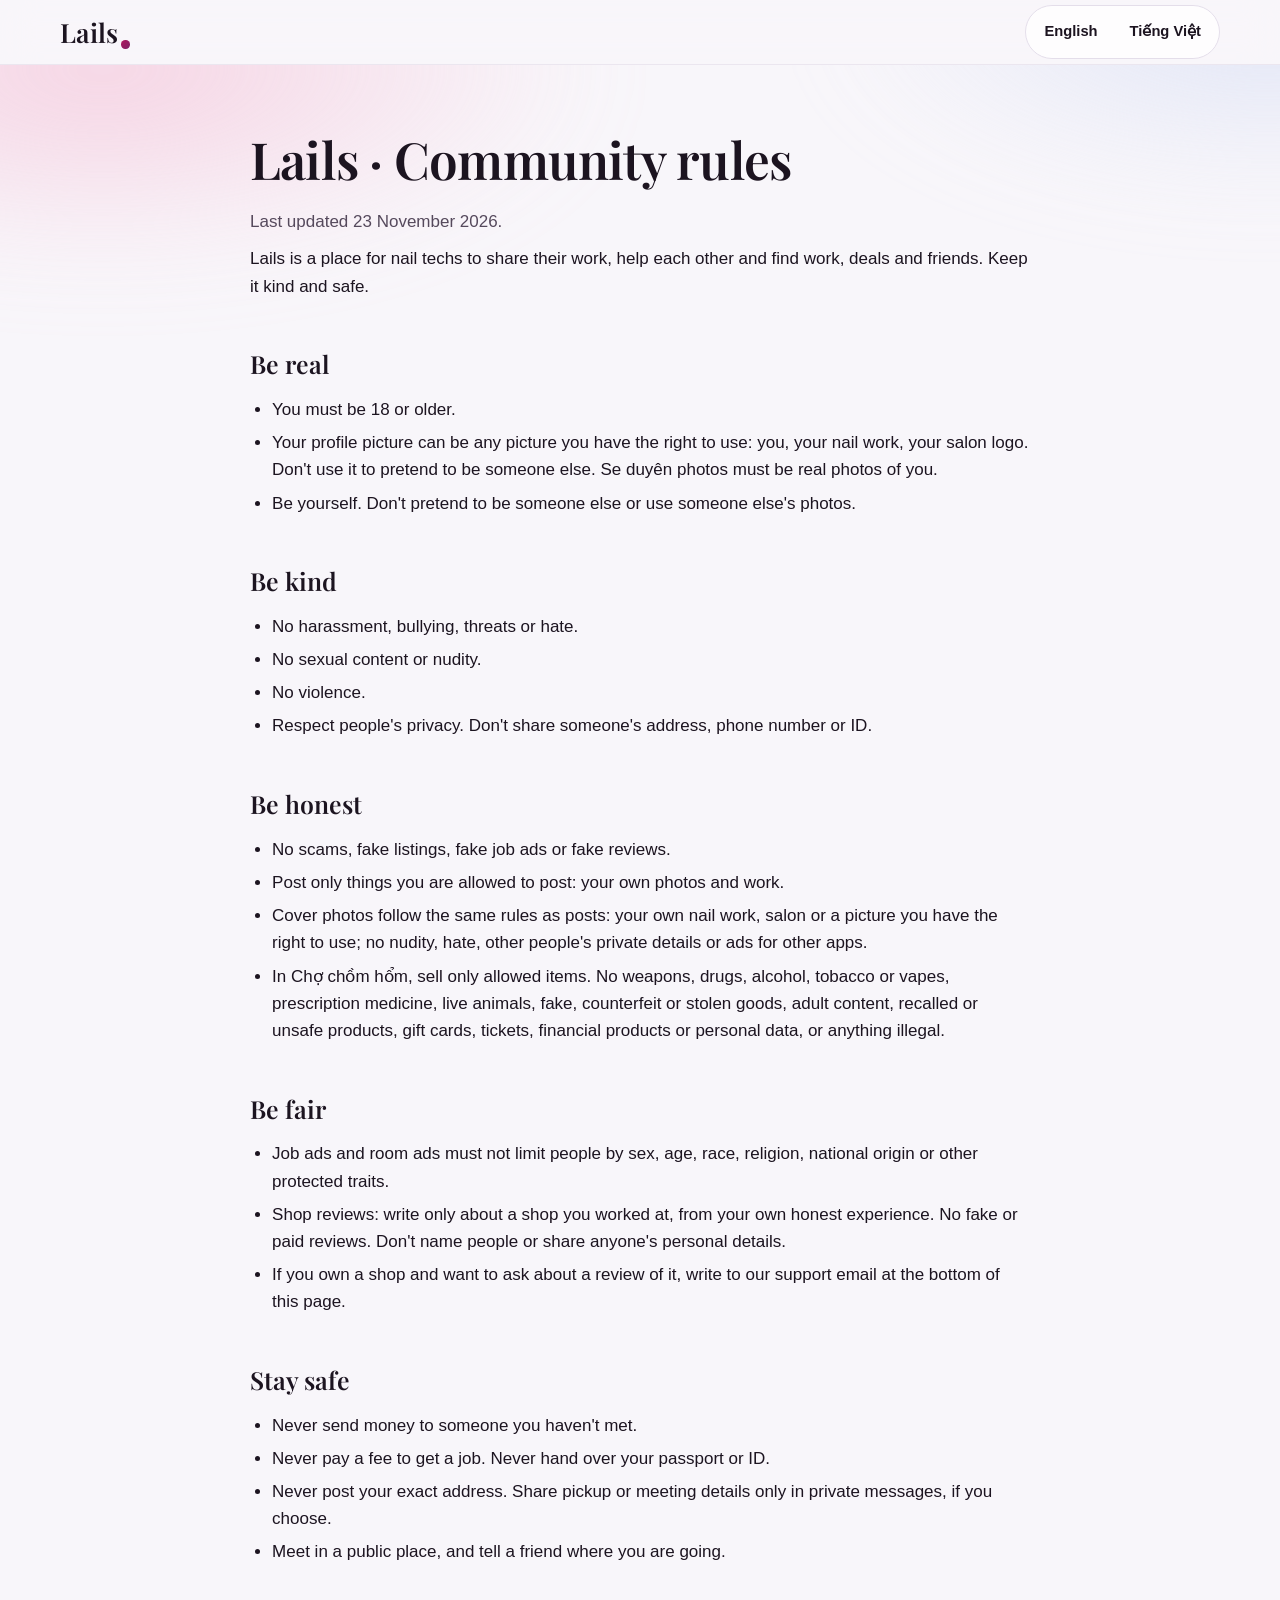
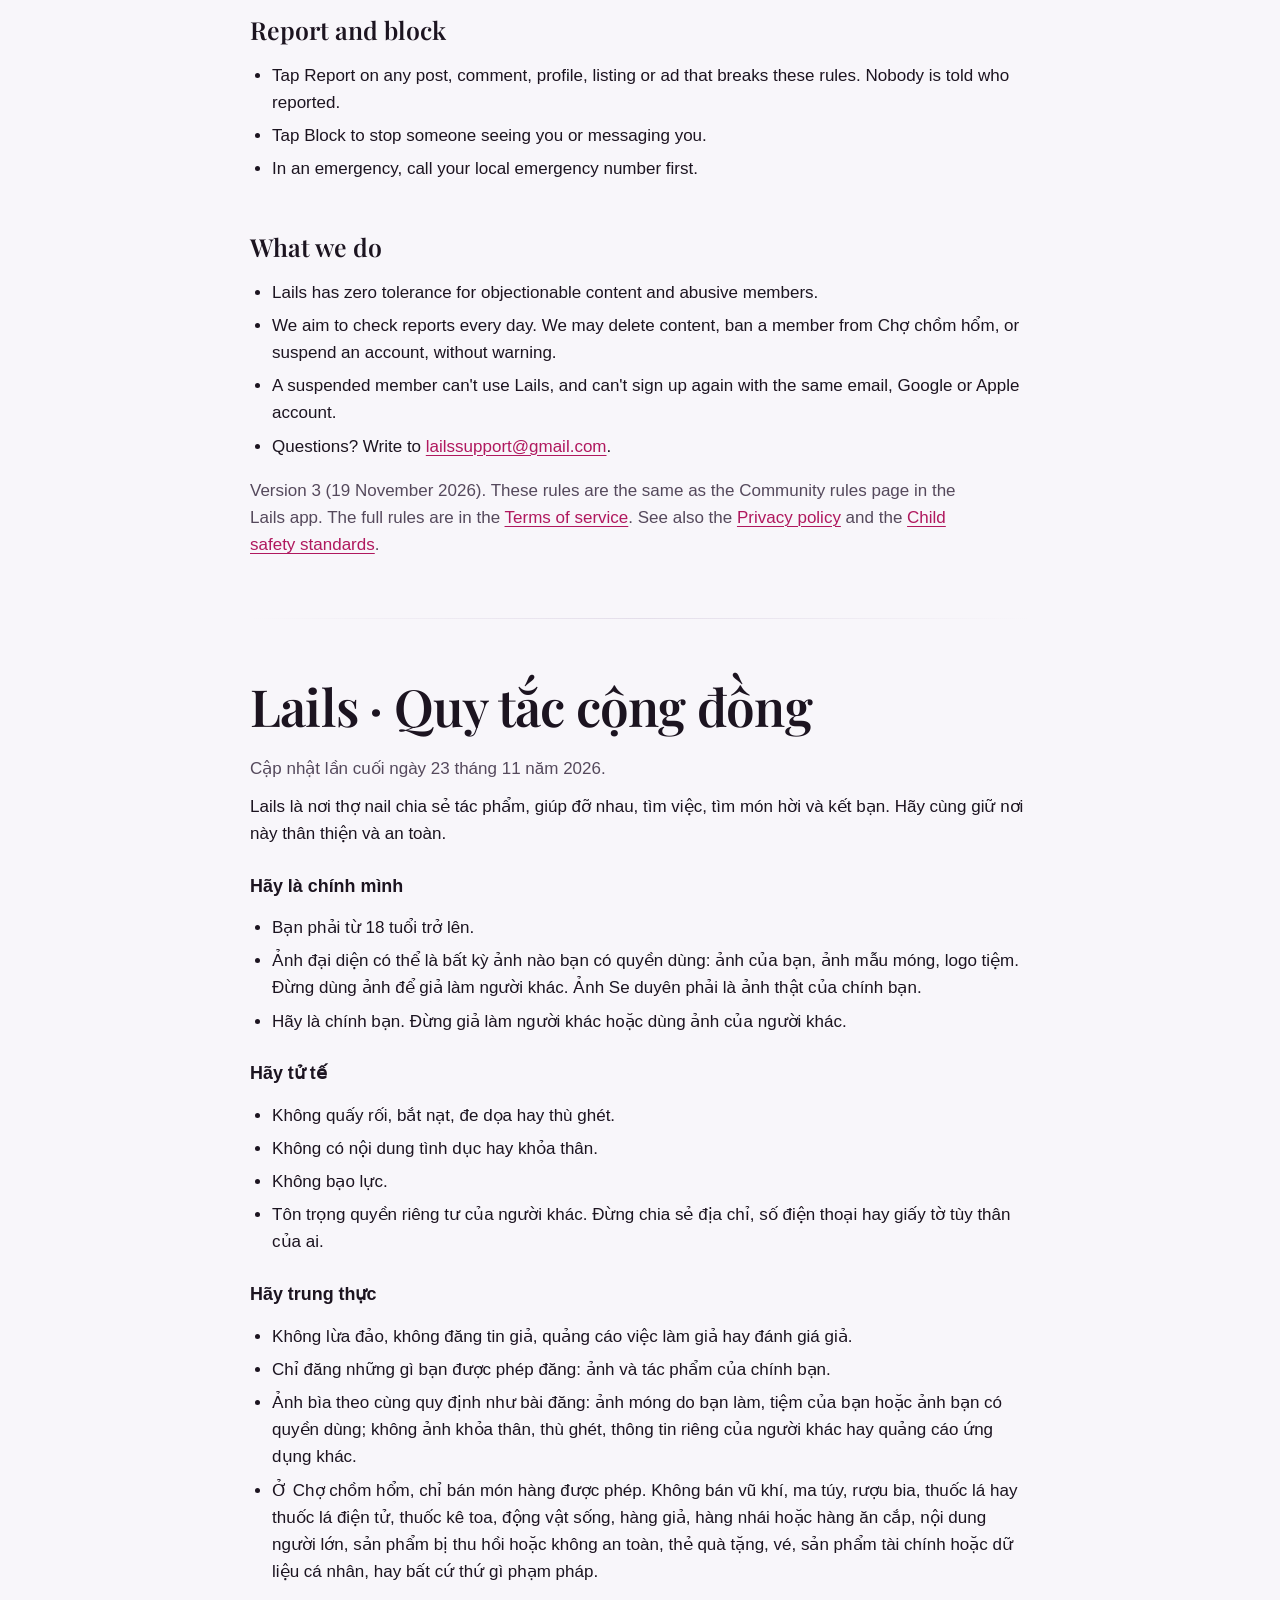
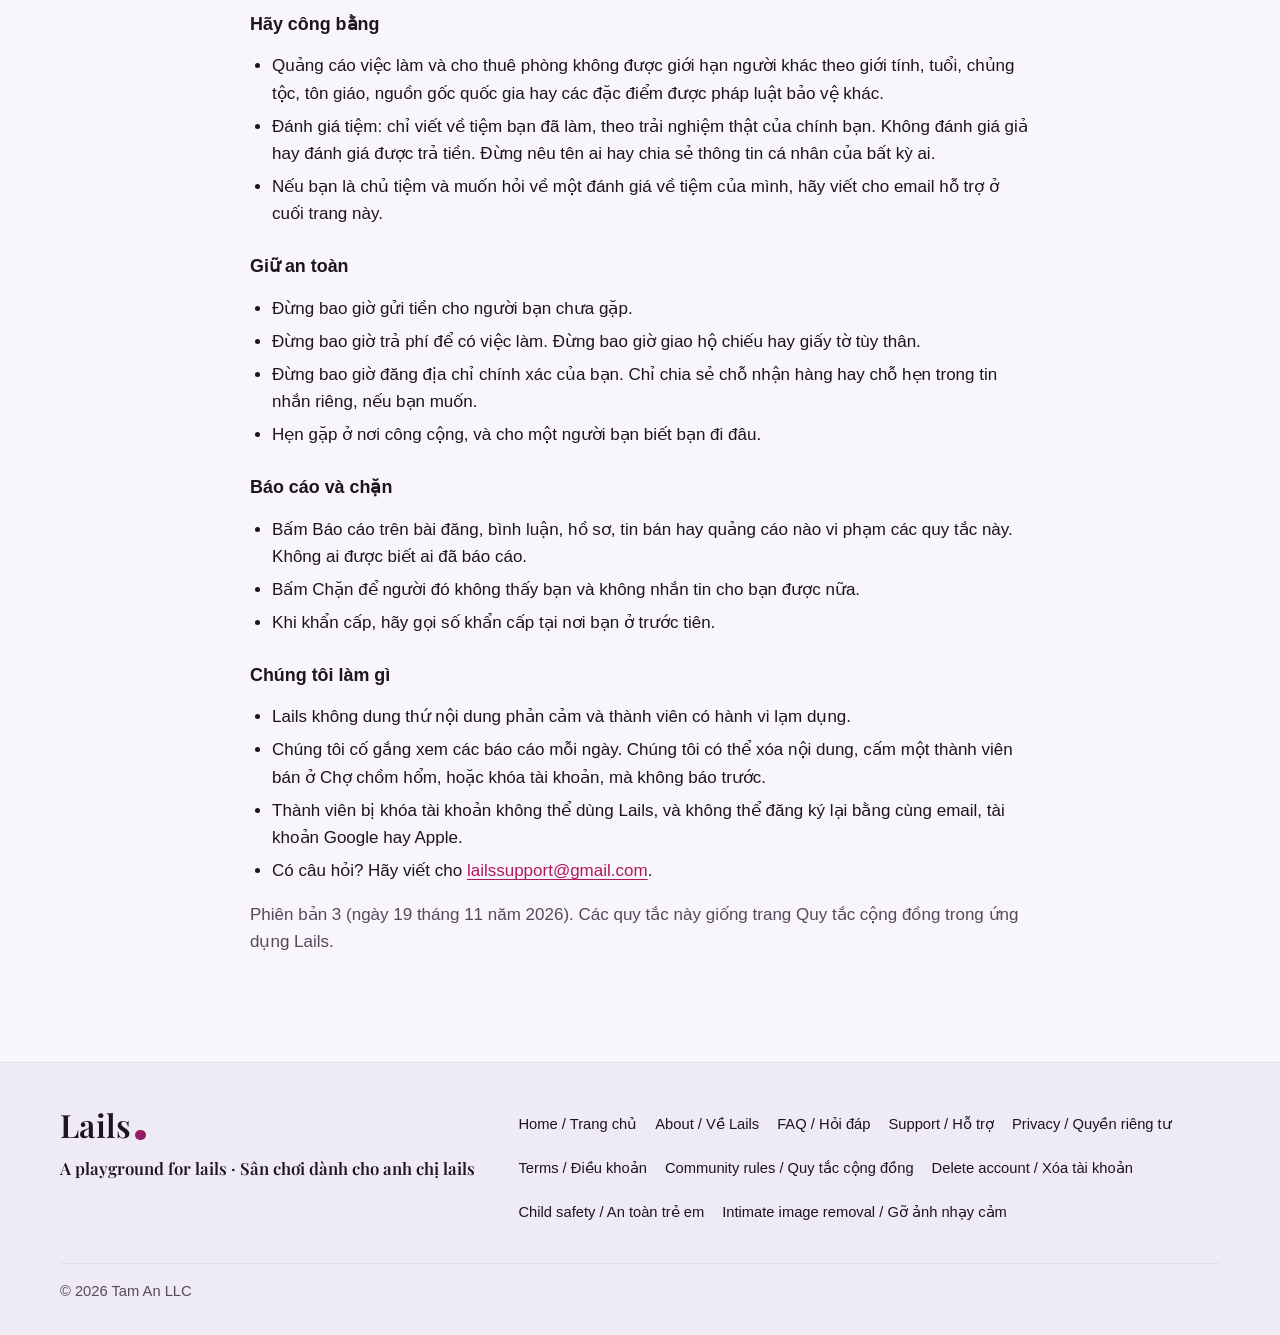
<file: community-rules.html>
<!doctype html>
<html lang="en">
<head>
<meta charset="utf-8">
<meta name="viewport" content="width=device-width,initial-scale=1">
<meta name="color-scheme" content="light dark">
<title>Lails Community Rules</title>
<meta name="theme-color" content="#FBF7F8" media="(prefers-color-scheme: light)">
<meta name="theme-color" content="#120C10" media="(prefers-color-scheme: dark)">
<meta name="description" content="How we keep Lails kind and safe: be real, be kind, be honest, be fair. Quy tắc cộng đồng Lails.">
<link rel="canonical" href="https://lailsapp.com/community-rules.html">
<meta property="og:type" content="website">
<meta property="og:site_name" content="Lails">
<meta property="og:title" content="Lails Community Rules">
<meta property="og:description" content="How we keep Lails kind and safe: be real, be kind, be honest, be fair. Quy tắc cộng đồng Lails.">
<meta property="og:url" content="https://lailsapp.com/community-rules.html">
<meta property="og:image" content="https://lailsapp.com/img/og-lails.jpg">
<meta property="og:image:type" content="image/jpeg">
<meta property="og:image:width" content="1200">
<meta property="og:image:height" content="630">
<meta property="og:image:alt" content="The Lails app icon on Lails pink, with the words: Lails, the social app for nail technicians. Ứng dụng mạng xã hội cho thợ nail.">
<meta property="og:locale" content="en_US">
<meta property="og:locale:alternate" content="vi_VN">
<meta name="twitter:card" content="summary_large_image">
<meta name="twitter:title" content="Lails Community Rules">
<meta name="twitter:description" content="How we keep Lails kind and safe: be real, be kind, be honest, be fair. Quy tắc cộng đồng Lails.">
<meta name="twitter:image" content="https://lailsapp.com/img/og-lails.jpg">
<meta name="twitter:image:alt" content="The Lails app icon on Lails pink, with the words: Lails, the social app for nail technicians. Ứng dụng mạng xã hội cho thợ nail.">
<link rel="stylesheet" href="styles.css">
</head>
<body class="legal" data-season="winter">
<header class="site-head">
<div class="wrap head-row">
<a class="brand" href="index.html">Lails</a>
<nav class="lang" aria-label="Language / Ngôn ngữ"><a href="#en" hreflang="en" lang="en">English</a><a href="#vi" hreflang="vi" lang="vi">Tiếng Việt</a></nav>
</div>
</header>

<main class="doc-top">
<div class="doc">

<section id="en" lang="en">
<h1>Lails · Community rules</h1>
<p class="muted">Last updated 23 November 2026.</p>
<p>Lails is a place for nail techs to share their work, help each other and find work, deals and friends. Keep it kind and safe.</p>
<h2>Be real</h2>
<ul>
<li>You must be 18 or older.</li>
<li>Your profile picture can be any picture you have the right to use: you, your nail work, your salon logo. Don't use it to pretend to be someone else. Se duyên photos must be real photos of you.</li>
<li>Be yourself. Don't pretend to be someone else or use someone else's photos.</li>
</ul>
<h2>Be kind</h2>
<ul>
<li>No harassment, bullying, threats or hate.</li>
<li>No sexual content or nudity.</li>
<li>No violence.</li>
<li>Respect people's privacy. Don't share someone's address, phone number or ID.</li>
</ul>
<h2>Be honest</h2>
<ul>
<li>No scams, fake listings, fake job ads or fake reviews.</li>
<li>Post only things you are allowed to post: your own photos and work.</li>
<li>Cover photos follow the same rules as posts: your own nail work, salon or a picture you have the right to use; no nudity, hate, other people's private details or ads for other apps.</li>
<li>In Chợ chồm hổm, sell only allowed items. No weapons, drugs, alcohol, tobacco or vapes, prescription medicine, live animals, fake, counterfeit or stolen goods, adult content, recalled or unsafe products, gift cards, tickets, financial products or personal data, or anything illegal.</li>
</ul>
<h2>Be fair</h2>
<ul>
<li>Job ads and room ads must not limit people by sex, age, race, religion, national origin or other protected traits.</li>
<li>Shop reviews: write only about a shop you worked at, from your own honest experience. No fake or paid reviews. Don't name people or share anyone's personal details.</li>
<li>If you own a shop and want to ask about a review of it, write to our support email at the bottom of this page.</li>
</ul>
<h2>Stay safe</h2>
<ul>
<li>Never send money to someone you haven't met.</li>
<li>Never pay a fee to get a job. Never hand over your passport or ID.</li>
<li>Never post your exact address. Share pickup or meeting details only in private messages, if you choose.</li>
<li>Meet in a public place, and tell a friend where you are going.</li>
</ul>
<h2>Report and block</h2>
<ul>
<li>Tap Report on any post, comment, profile, listing or ad that breaks these rules. Nobody is told who reported.</li>
<li>Tap Block to stop someone seeing you or messaging you.</li>
<li>In an emergency, call your local emergency number first.</li>
</ul>
<h2>What we do</h2>
<ul>
<li>Lails has zero tolerance for objectionable content and abusive members.</li>
<li>We aim to check reports every day. We may delete content, ban a member from Chợ chồm hổm, or suspend an account, without warning.</li>
<li>A suspended member can't use Lails, and can't sign up again with the same email, Google or Apple account.</li>
<li>Questions? Write to <a href="mailto:lailssupport@gmail.com">lailssupport@gmail.com</a>.</li>
</ul>
<p class="muted">Version 3 (19 November 2026). These rules are the same as the Community rules page in the Lails app. The full rules are in the <a href="terms.html">Terms of service</a>. See also the <a href="privacy.html">Privacy policy</a> and the <a href="child-safety.html">Child safety standards</a>.</p>
</section>

<hr>

<section id="vi" lang="vi">
<h2>Lails · Quy tắc cộng đồng</h2>
<p class="muted">Cập nhật lần cuối ngày 23 tháng 11 năm 2026.</p>
<p>Lails là nơi thợ nail chia sẻ tác phẩm, giúp đỡ nhau, tìm việc, tìm món hời và kết bạn. Hãy cùng giữ nơi này thân thiện và an toàn.</p>
<h3>Hãy là chính mình</h3>
<ul>
<li>Bạn phải từ 18 tuổi trở lên.</li>
<li>Ảnh đại diện có thể là bất kỳ ảnh nào bạn có quyền dùng: ảnh của bạn, ảnh mẫu móng, logo tiệm. Đừng dùng ảnh để giả làm người khác. Ảnh Se duyên phải là ảnh thật của chính bạn.</li>
<li>Hãy là chính bạn. Đừng giả làm người khác hoặc dùng ảnh của người khác.</li>
</ul>
<h3>Hãy tử tế</h3>
<ul>
<li>Không quấy rối, bắt nạt, đe dọa hay thù ghét.</li>
<li>Không có nội dung tình dục hay khỏa thân.</li>
<li>Không bạo lực.</li>
<li>Tôn trọng quyền riêng tư của người khác. Đừng chia sẻ địa chỉ, số điện thoại hay giấy tờ tùy thân của ai.</li>
</ul>
<h3>Hãy trung thực</h3>
<ul>
<li>Không lừa đảo, không đăng tin giả, quảng cáo việc làm giả hay đánh giá giả.</li>
<li>Chỉ đăng những gì bạn được phép đăng: ảnh và tác phẩm của chính bạn.</li>
<li>Ảnh bìa theo cùng quy định như bài đăng: ảnh móng do bạn làm, tiệm của bạn hoặc ảnh bạn có quyền dùng; không ảnh khỏa thân, thù ghét, thông tin riêng của người khác hay quảng cáo ứng dụng khác.</li>
<li>Ở Chợ chồm hổm, chỉ bán món hàng được phép. Không bán vũ khí, ma túy, rượu bia, thuốc lá hay thuốc lá điện tử, thuốc kê toa, động vật sống, hàng giả, hàng nhái hoặc hàng ăn cắp, nội dung người lớn, sản phẩm bị thu hồi hoặc không an toàn, thẻ quà tặng, vé, sản phẩm tài chính hoặc dữ liệu cá nhân, hay bất cứ thứ gì phạm pháp.</li>
</ul>
<h3>Hãy công bằng</h3>
<ul>
<li>Quảng cáo việc làm và cho thuê phòng không được giới hạn người khác theo giới tính, tuổi, chủng tộc, tôn giáo, nguồn gốc quốc gia hay các đặc điểm được pháp luật bảo vệ khác.</li>
<li>Đánh giá tiệm: chỉ viết về tiệm bạn đã làm, theo trải nghiệm thật của chính bạn. Không đánh giá giả hay đánh giá được trả tiền. Đừng nêu tên ai hay chia sẻ thông tin cá nhân của bất kỳ ai.</li>
<li>Nếu bạn là chủ tiệm và muốn hỏi về một đánh giá về tiệm của mình, hãy viết cho email hỗ trợ ở cuối trang này.</li>
</ul>
<h3>Giữ an toàn</h3>
<ul>
<li>Đừng bao giờ gửi tiền cho người bạn chưa gặp.</li>
<li>Đừng bao giờ trả phí để có việc làm. Đừng bao giờ giao hộ chiếu hay giấy tờ tùy thân.</li>
<li>Đừng bao giờ đăng địa chỉ chính xác của bạn. Chỉ chia sẻ chỗ nhận hàng hay chỗ hẹn trong tin nhắn riêng, nếu bạn muốn.</li>
<li>Hẹn gặp ở nơi công cộng, và cho một người bạn biết bạn đi đâu.</li>
</ul>
<h3>Báo cáo và chặn</h3>
<ul>
<li>Bấm Báo cáo trên bài đăng, bình luận, hồ sơ, tin bán hay quảng cáo nào vi phạm các quy tắc này. Không ai được biết ai đã báo cáo.</li>
<li>Bấm Chặn để người đó không thấy bạn và không nhắn tin cho bạn được nữa.</li>
<li>Khi khẩn cấp, hãy gọi số khẩn cấp tại nơi bạn ở trước tiên.</li>
</ul>
<h3>Chúng tôi làm gì</h3>
<ul>
<li>Lails không dung thứ nội dung phản cảm và thành viên có hành vi lạm dụng.</li>
<li>Chúng tôi cố gắng xem các báo cáo mỗi ngày. Chúng tôi có thể xóa nội dung, cấm một thành viên bán ở Chợ chồm hổm, hoặc khóa tài khoản, mà không báo trước.</li>
<li>Thành viên bị khóa tài khoản không thể dùng Lails, và không thể đăng ký lại bằng cùng email, tài khoản Google hay Apple.</li>
<li>Có câu hỏi? Hãy viết cho <a href="mailto:lailssupport@gmail.com">lailssupport@gmail.com</a>.</li>
</ul>
<p class="muted">Phiên bản 3 (ngày 19 tháng 11 năm 2026). Các quy tắc này giống trang Quy tắc cộng đồng trong ứng dụng Lails.</p>
</section>
</div>
</main>

<footer>
<div class="wrap foot">
<div>
<a class="brand" href="index.html">Lails</a>
<p class="foot-tag">A playground for lails · <span lang="vi">Sân chơi dành cho anh chị lails</span></p>
</div>
<nav aria-label="Lails pages / Các trang Lails">
<a href="index.html">Home / Trang chủ</a>
<a href="index.html#about">About / Về Lails</a>
<a href="index.html#faq">FAQ / Hỏi đáp</a>
<a href="support.html">Support / Hỗ trợ</a>
<a href="privacy.html">Privacy / Quyền riêng tư</a>
<a href="terms.html">Terms / Điều khoản</a>
<a href="community-rules.html">Community rules / Quy tắc cộng đồng</a>
<a href="delete-account.html">Delete account / Xóa tài khoản</a>
<a href="child-safety.html">Child safety / An toàn trẻ em</a>
<a href="support.html#take-it-down">Intimate image removal / Gỡ ảnh nhạy cảm</a>
</nav>
<p class="copy">© 2026 Tam An LLC</p>
</div>
</footer>
</body>
</html>
</file>
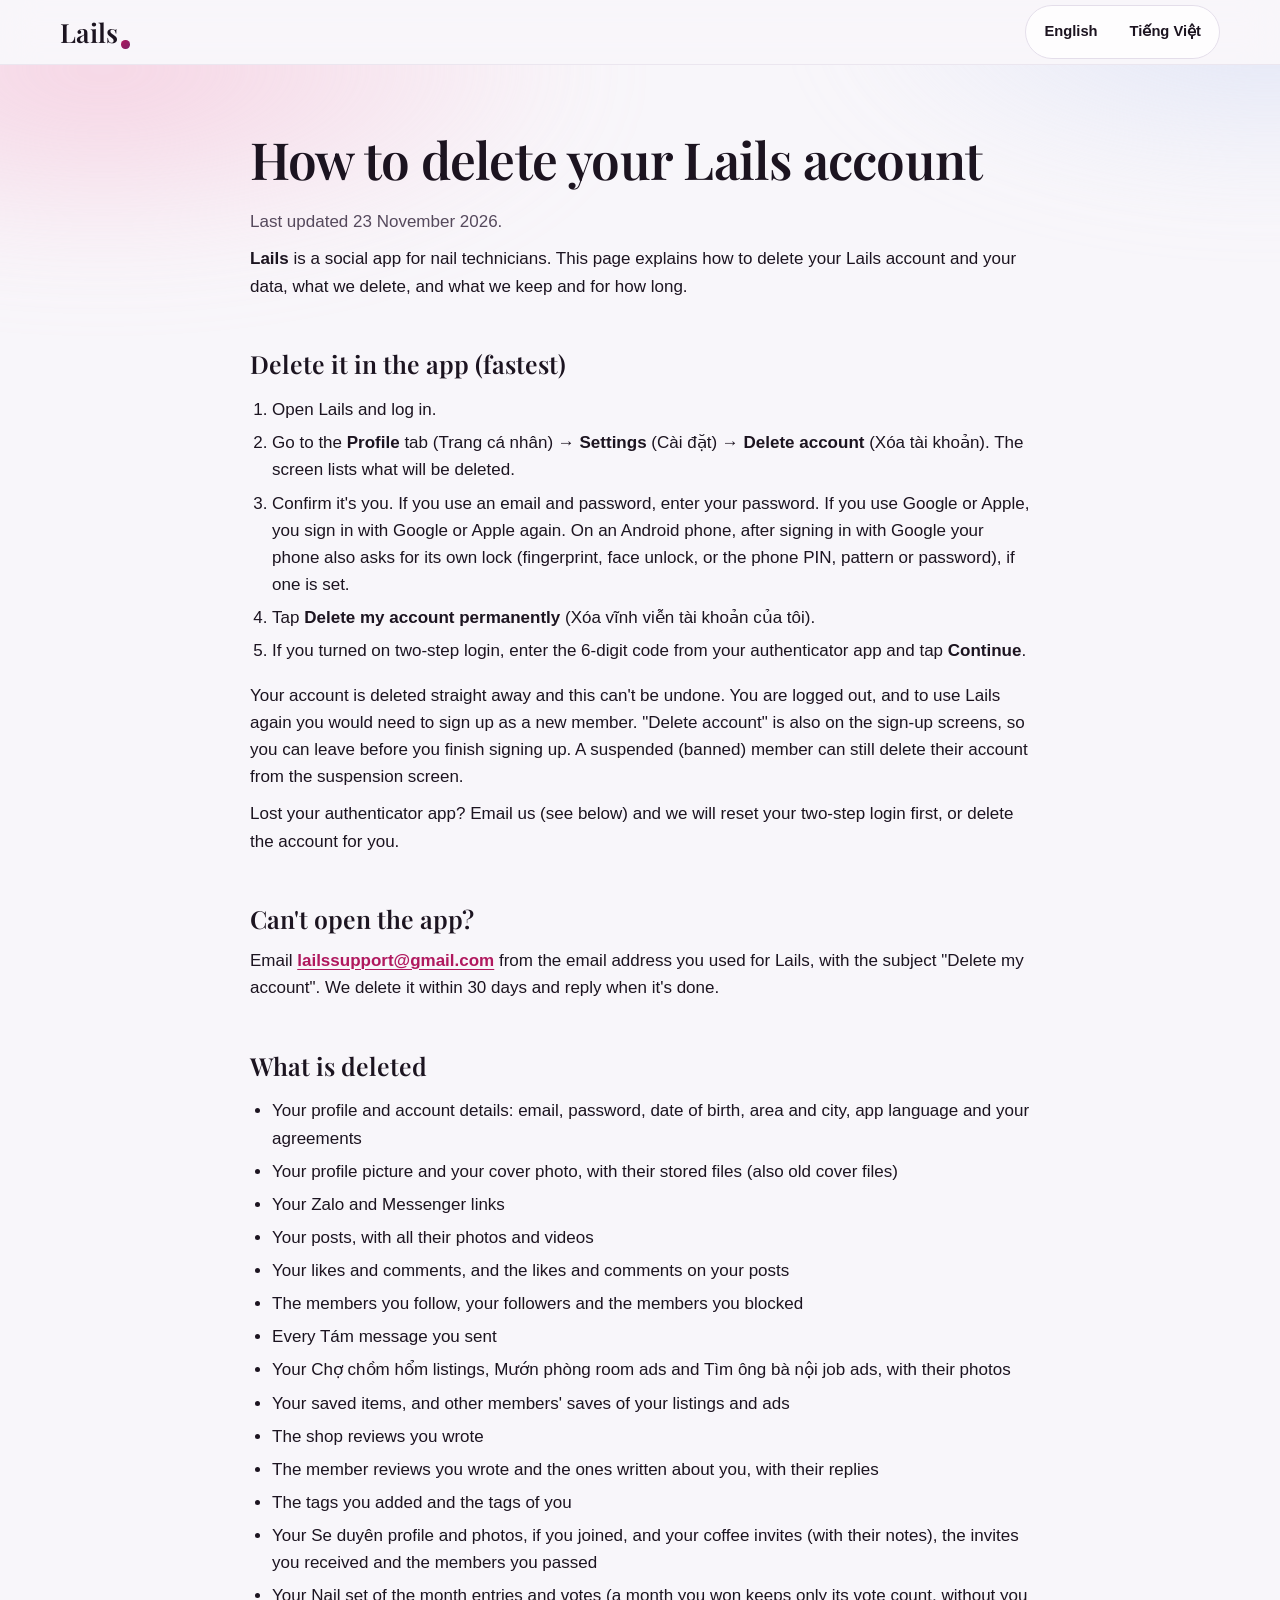
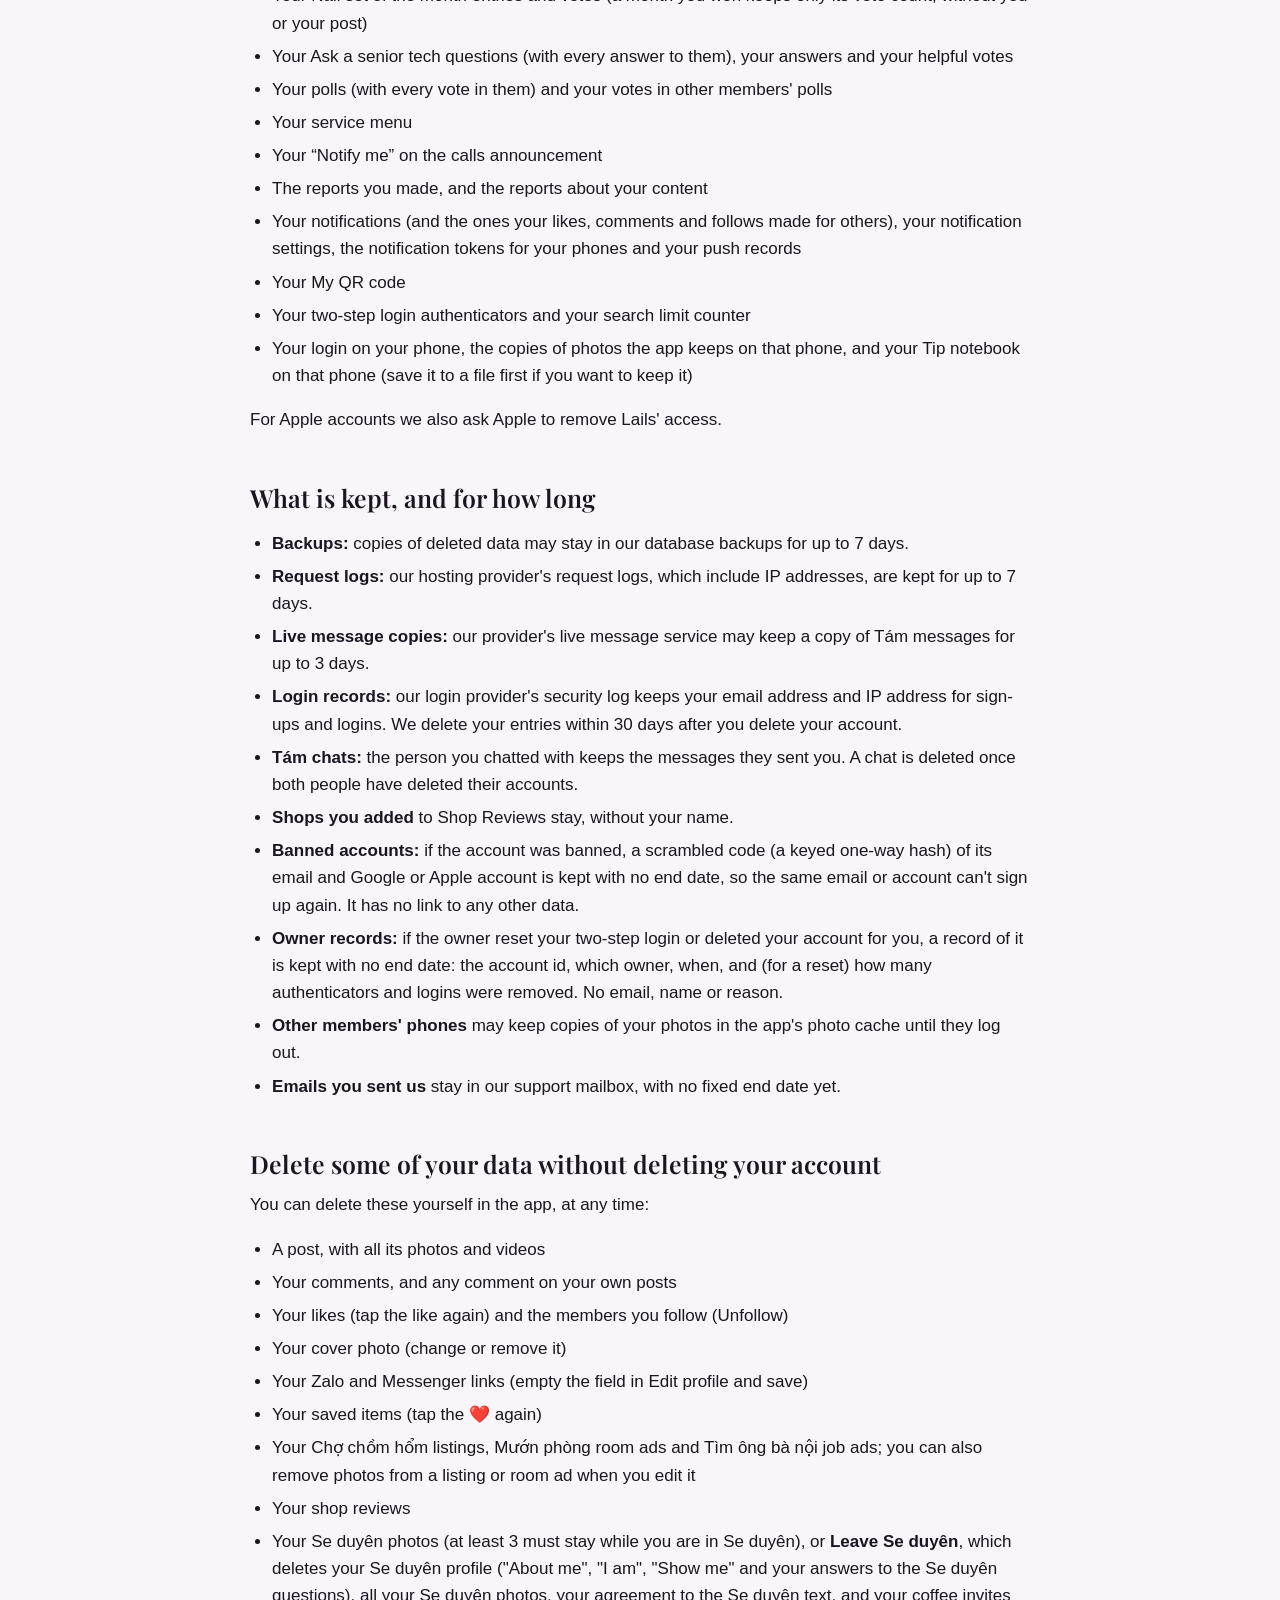
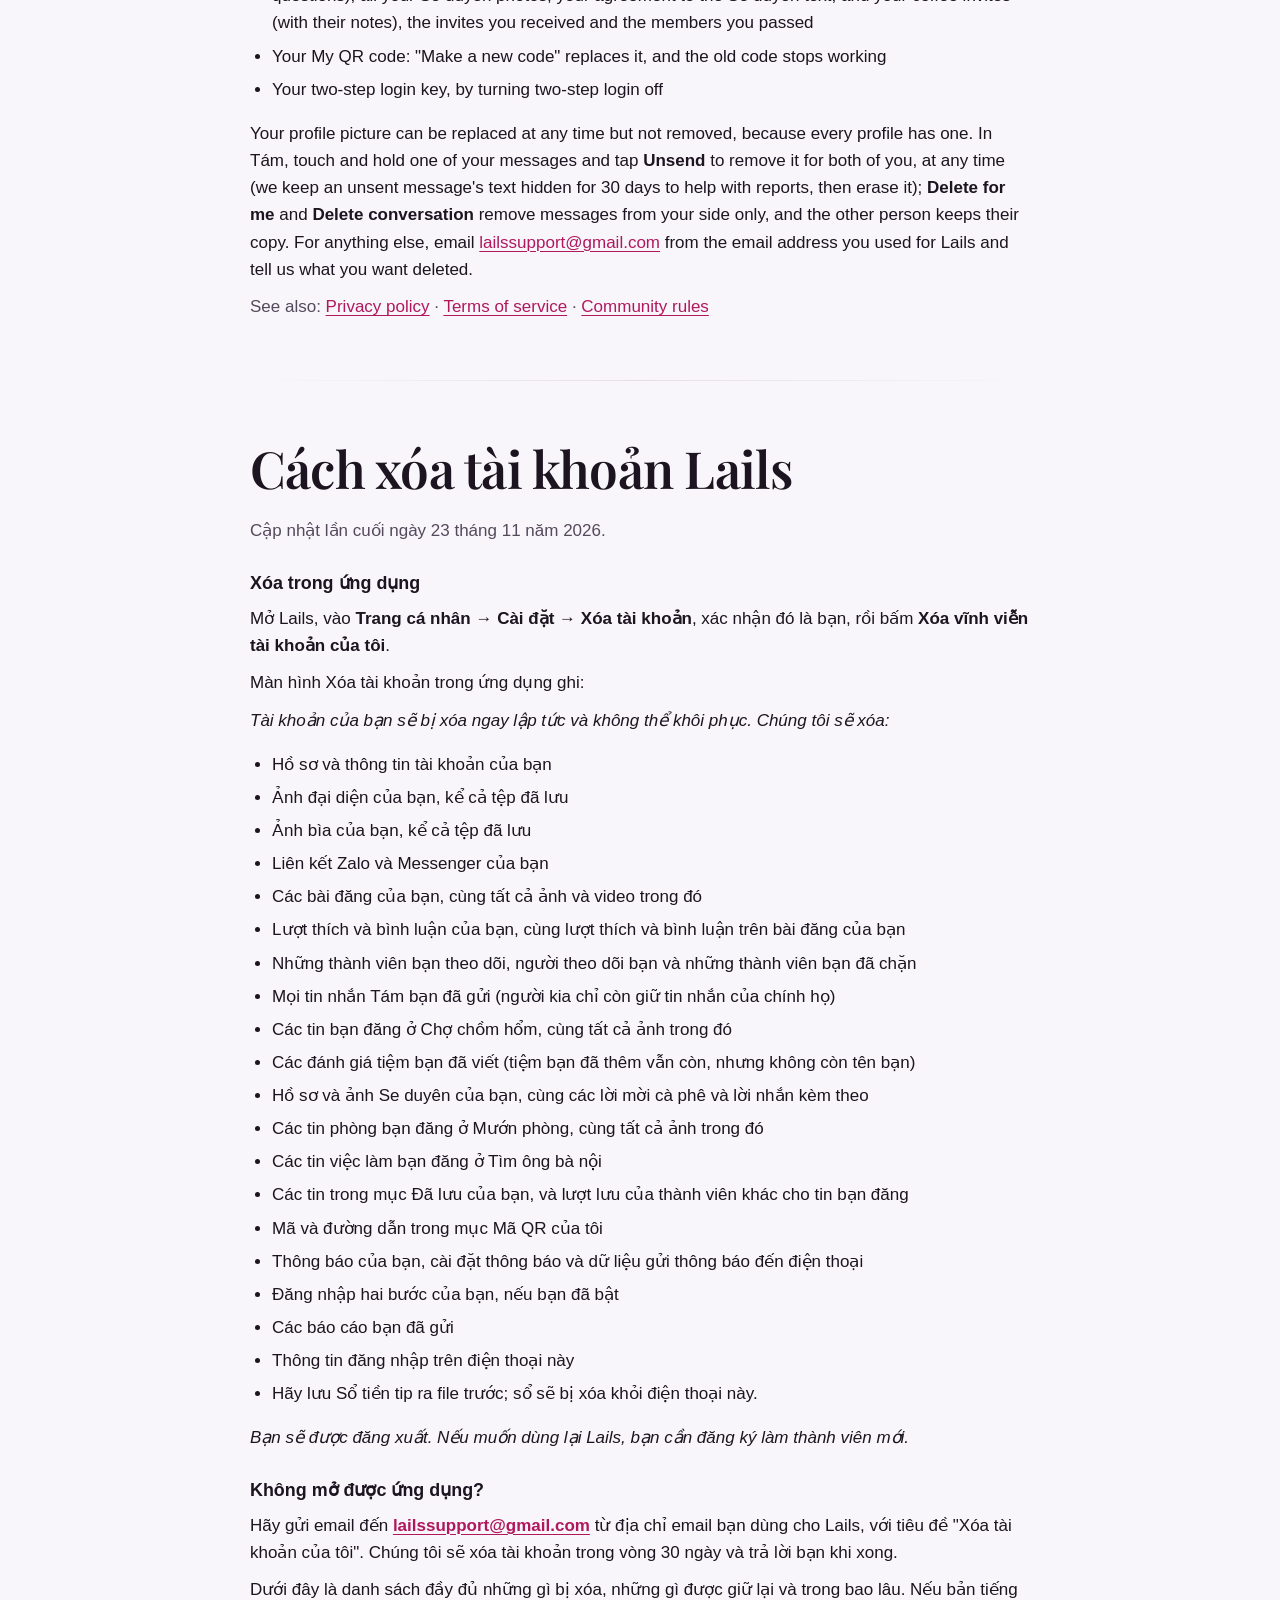
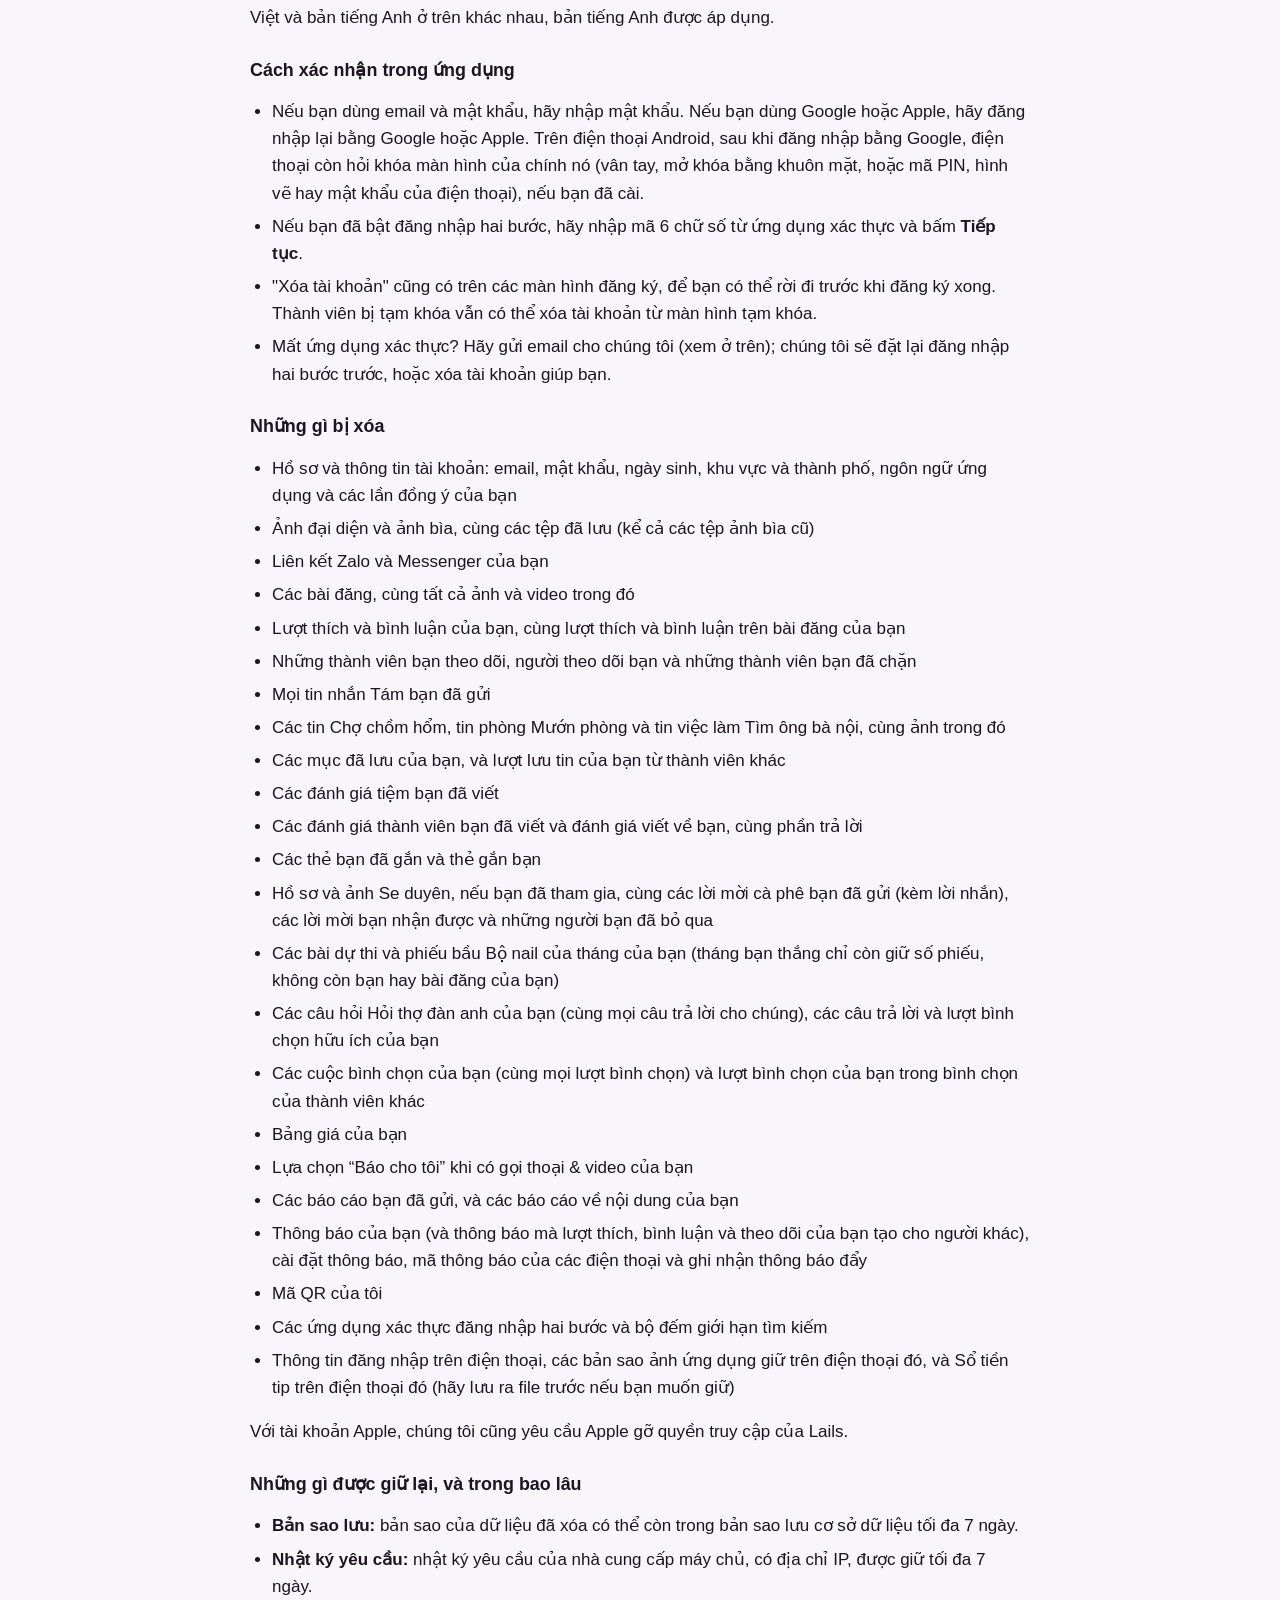
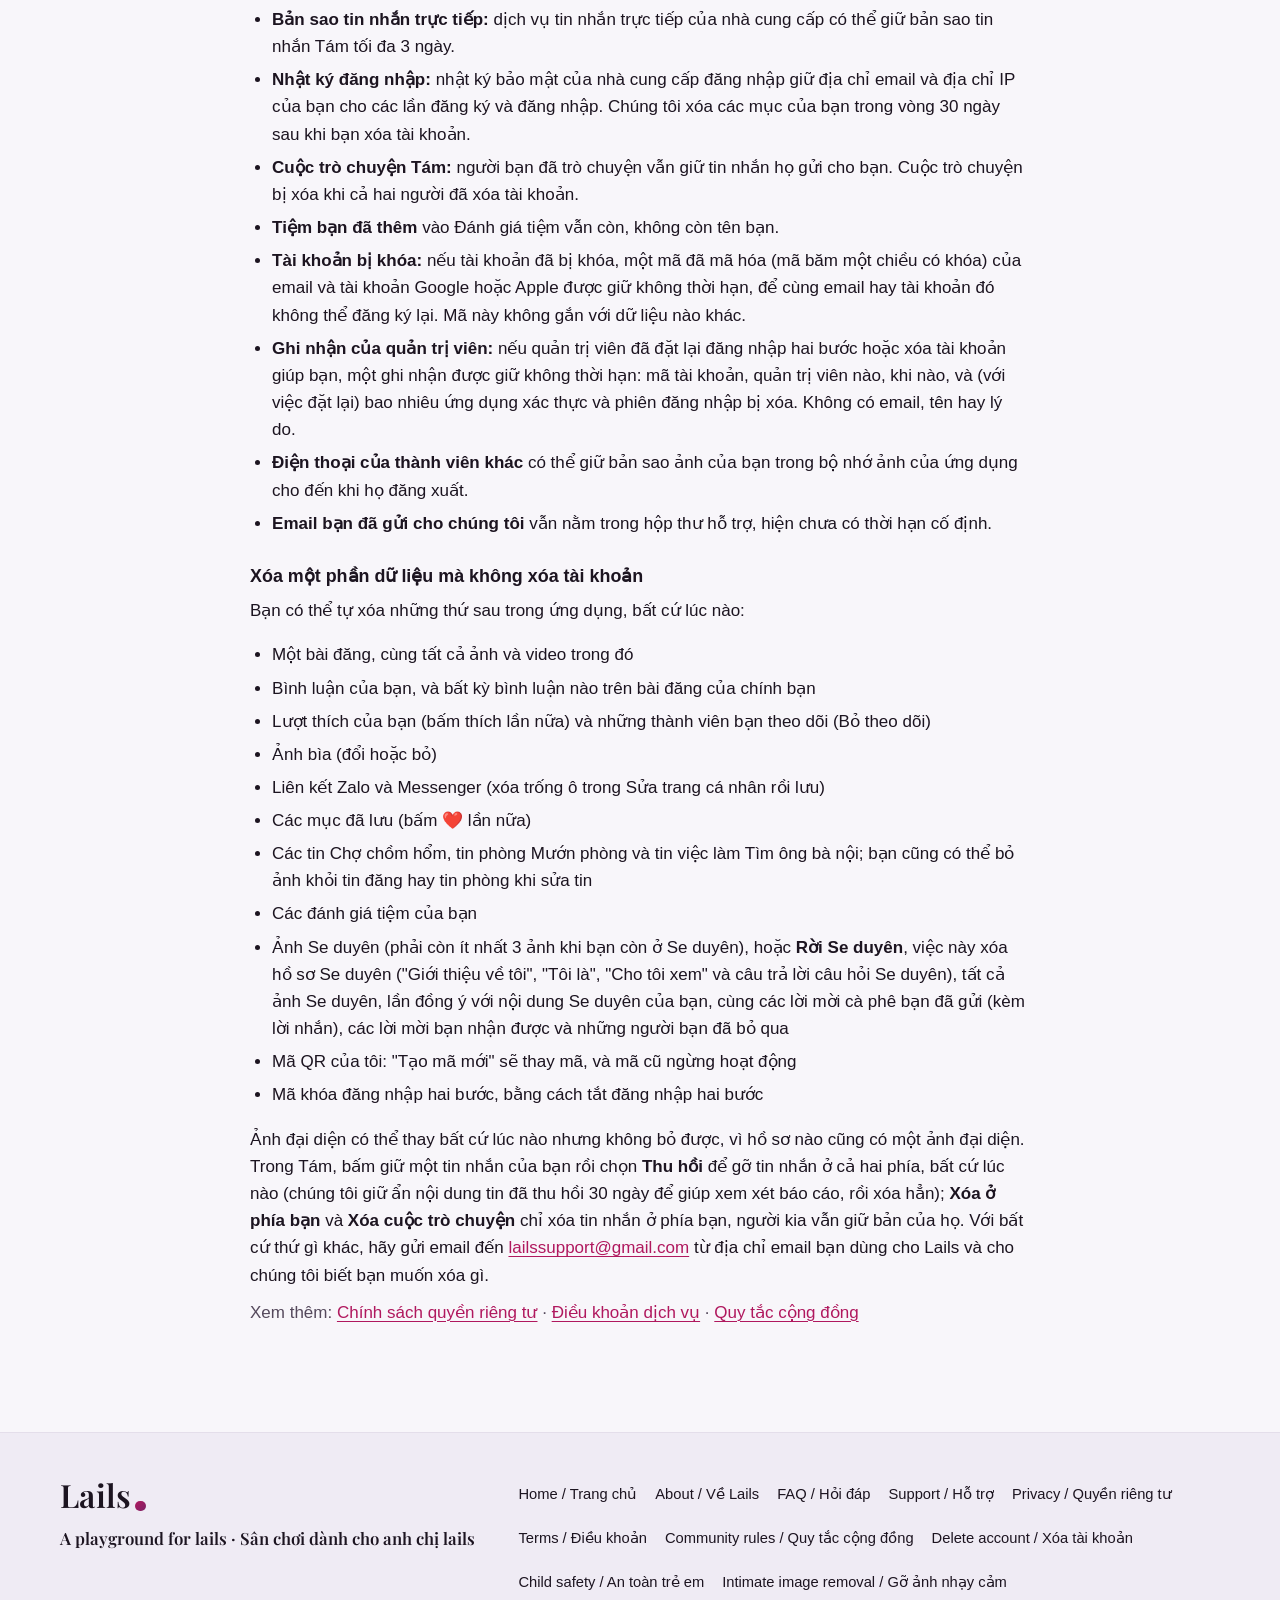
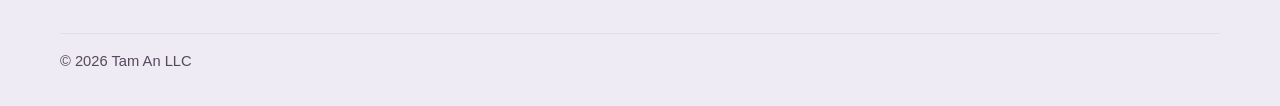
<file: delete-account.html>
<!doctype html>
<html lang="en">
<head>
<meta charset="utf-8">
<meta name="viewport" content="width=device-width,initial-scale=1">
<meta name="color-scheme" content="light dark">
<title>Delete your Lails account</title>
<meta name="theme-color" content="#FBF7F8" media="(prefers-color-scheme: light)">
<meta name="theme-color" content="#120C10" media="(prefers-color-scheme: dark)">
<meta name="description" content="How to delete your Lails account, and what is deleted and kept. Cách xóa tài khoản Lails.">
<link rel="canonical" href="https://lailsapp.com/delete-account.html">
<meta property="og:type" content="website">
<meta property="og:site_name" content="Lails">
<meta property="og:title" content="Delete your Lails account">
<meta property="og:description" content="How to delete your Lails account, and what is deleted and kept. Cách xóa tài khoản Lails.">
<meta property="og:url" content="https://lailsapp.com/delete-account.html">
<meta property="og:image" content="https://lailsapp.com/img/og-lails.jpg">
<meta property="og:image:type" content="image/jpeg">
<meta property="og:image:width" content="1200">
<meta property="og:image:height" content="630">
<meta property="og:image:alt" content="The Lails app icon on Lails pink, with the words: Lails, the social app for nail technicians. Ứng dụng mạng xã hội cho thợ nail.">
<meta property="og:locale" content="en_US">
<meta property="og:locale:alternate" content="vi_VN">
<meta name="twitter:card" content="summary_large_image">
<meta name="twitter:title" content="Delete your Lails account">
<meta name="twitter:description" content="How to delete your Lails account, and what is deleted and kept. Cách xóa tài khoản Lails.">
<meta name="twitter:image" content="https://lailsapp.com/img/og-lails.jpg">
<meta name="twitter:image:alt" content="The Lails app icon on Lails pink, with the words: Lails, the social app for nail technicians. Ứng dụng mạng xã hội cho thợ nail.">
<link rel="stylesheet" href="styles.css">
</head>
<body class="legal" data-season="winter">
<header class="site-head">
<div class="wrap head-row">
<a class="brand" href="index.html">Lails</a>
<nav class="lang" aria-label="Language / Ngôn ngữ"><a href="#en" hreflang="en" lang="en">English</a><a href="#vi" hreflang="vi" lang="vi">Tiếng Việt</a></nav>
</div>
</header>

<main class="doc-top">
<div class="doc">

<section id="en" lang="en">
<h1>How to delete your Lails account</h1>
<p class="muted">Last updated 23 November 2026.</p>
<p><b>Lails</b> is a social app for nail technicians. This page explains how to delete your Lails account and your data, what we delete, and what we keep and for how long.</p>

<h2>Delete it in the app (fastest)</h2>
<ol>
<li>Open Lails and log in.</li>
<li>Go to the <b>Profile</b> tab (Trang cá nhân) → <b>Settings</b> (Cài đặt) → <b>Delete account</b> (Xóa tài khoản). The screen lists what will be deleted.</li>
<li>Confirm it's you. If you use an email and password, enter your password. If you use Google or Apple, you sign in with Google or Apple again. On an Android phone, after signing in with Google your phone also asks for its own lock (fingerprint, face unlock, or the phone PIN, pattern or password), if one is set.</li>
<li>Tap <b>Delete my account permanently</b> (Xóa vĩnh viễn tài khoản của tôi).</li>
<li>If you turned on two-step login, enter the 6-digit code from your authenticator app and tap <b>Continue</b>.</li>
</ol>
<p>Your account is deleted straight away and this can't be undone. You are logged out, and to use Lails again you would need to sign up as a new member. "Delete account" is also on the sign-up screens, so you can leave before you finish signing up. A suspended (banned) member can still delete their account from the suspension screen.</p>
<p>Lost your authenticator app? Email us (see below) and we will reset your two-step login first, or delete the account for you.</p>

<h2>Can't open the app?</h2>
<p>Email <b><a href="mailto:lailssupport@gmail.com">lailssupport@gmail.com</a></b> from the email address you used for Lails, with the subject "Delete my account". We delete it within 30 days and reply when it's done.</p>

<h2>What is deleted</h2>
<ul>
<li>Your profile and account details: email, password, date of birth, area and city, app language and your agreements</li>
<li>Your profile picture and your cover photo, with their stored files (also old cover files)</li>
<li>Your Zalo and Messenger links</li>
<li>Your posts, with all their photos and videos</li>
<li>Your likes and comments, and the likes and comments on your posts</li>
<li>The members you follow, your followers and the members you blocked</li>
<li>Every Tám message you sent</li>
<li>Your Chợ chồm hổm listings, Mướn phòng room ads and Tìm ông bà nội job ads, with their photos</li>
<li>Your saved items, and other members' saves of your listings and ads</li>
<li>The shop reviews you wrote</li>
<li>The member reviews you wrote and the ones written about you, with their replies</li>
<li>The tags you added and the tags of you</li>
<li>Your Se duyên profile and photos, if you joined, and your coffee invites (with their notes), the invites you received and the members you passed</li>
<li>Your Nail set of the month entries and votes (a month you won keeps only its vote count, without you or your post)</li>
<li>Your Ask a senior tech questions (with every answer to them), your answers and your helpful votes</li>
<li>Your polls (with every vote in them) and your votes in other members' polls</li>
<li>Your service menu</li>
<li>Your “Notify me” on the calls announcement</li>
<li>The reports you made, and the reports about your content</li>
<li>Your notifications (and the ones your likes, comments and follows made for others), your notification settings, the notification tokens for your phones and your push records</li>
<li>Your My QR code</li>
<li>Your two-step login authenticators and your search limit counter</li>
<li>Your login on your phone, the copies of photos the app keeps on that phone, and your Tip notebook on that phone (save it to a file first if you want to keep it)</li>
</ul>
<p>For Apple accounts we also ask Apple to remove Lails' access.</p>

<h2>What is kept, and for how long</h2>
<ul>
<li><b>Backups:</b> copies of deleted data may stay in our database backups for up to 7 days.</li>
<li><b>Request logs:</b> our hosting provider's request logs, which include IP addresses, are kept for up to 7 days.</li>
<li><b>Live message copies:</b> our provider's live message service may keep a copy of Tám messages for up to 3 days.</li>
<li><b>Login records:</b> our login provider's security log keeps your email address and IP address for sign-ups and logins. We delete your entries within 30 days after you delete your account.</li>
<li><b>Tám chats:</b> the person you chatted with keeps the messages they sent you. A chat is deleted once both people have deleted their accounts.</li>
<li><b>Shops you added</b> to Shop Reviews stay, without your name.</li>
<li><b>Banned accounts:</b> if the account was banned, a scrambled code (a keyed one-way hash) of its email and Google or Apple account is kept with no end date, so the same email or account can't sign up again. It has no link to any other data.</li>
<li><b>Owner records:</b> if the owner reset your two-step login or deleted your account for you, a record of it is kept with no end date: the account id, which owner, when, and (for a reset) how many authenticators and logins were removed. No email, name or reason.</li>
<li><b>Other members' phones</b> may keep copies of your photos in the app's photo cache until they log out.</li>
<li><b>Emails you sent us</b> stay in our support mailbox, with no fixed end date yet.</li>
</ul>

<h2>Delete some of your data without deleting your account</h2>
<p>You can delete these yourself in the app, at any time:</p>
<ul>
<li>A post, with all its photos and videos</li>
<li>Your comments, and any comment on your own posts</li>
<li>Your likes (tap the like again) and the members you follow (Unfollow)</li>
<li>Your cover photo (change or remove it)</li>
<li>Your Zalo and Messenger links (empty the field in Edit profile and save)</li>
<li>Your saved items (tap the ❤️ again)</li>
<li>Your Chợ chồm hổm listings, Mướn phòng room ads and Tìm ông bà nội job ads; you can also remove photos from a listing or room ad when you edit it</li>
<li>Your shop reviews</li>
<li>Your Se duyên photos (at least 3 must stay while you are in Se duyên), or <b>Leave Se duyên</b>, which deletes your Se duyên profile ("About me", "I am", "Show me" and your answers to the Se duyên questions), all your Se duyên photos, your agreement to the Se duyên text, and your coffee invites (with their notes), the invites you received and the members you passed</li>
<li>Your My QR code: "Make a new code" replaces it, and the old code stops working</li>
<li>Your two-step login key, by turning two-step login off</li>
</ul>
<p>Your profile picture can be replaced at any time but not removed, because every profile has one. In Tám, touch and hold one of your messages and tap <b>Unsend</b> to remove it for both of you, at any time (we keep an unsent message's text hidden for 30 days to help with reports, then erase it); <b>Delete for me</b> and <b>Delete conversation</b> remove messages from your side only, and the other person keeps their copy. For anything else, email <a href="mailto:lailssupport@gmail.com">lailssupport@gmail.com</a> from the email address you used for Lails and tell us what you want deleted.</p>
<p class="muted">See also: <a href="privacy.html">Privacy policy</a> · <a href="terms.html">Terms of service</a> · <a href="community-rules.html">Community rules</a></p>
</section>

<hr>

<section id="vi" lang="vi">
<h2>Cách xóa tài khoản Lails</h2>
<p class="muted">Cập nhật lần cuối ngày 23 tháng 11 năm 2026.</p>
<h3>Xóa trong ứng dụng</h3>
<p>Mở Lails, vào <b>Trang cá nhân</b> → <b>Cài đặt</b> → <b>Xóa tài khoản</b>, xác nhận đó là bạn, rồi bấm <b>Xóa vĩnh viễn tài khoản của tôi</b>.</p>
<p>Màn hình Xóa tài khoản trong ứng dụng ghi:</p>
<p><i>Tài khoản của bạn sẽ bị xóa ngay lập tức và không thể khôi phục. Chúng tôi sẽ xóa:</i></p>
<ul>
<li>Hồ sơ và thông tin tài khoản của bạn</li>
<li>Ảnh đại diện của bạn, kể cả tệp đã lưu</li>
<li>Ảnh bìa của bạn, kể cả tệp đã lưu</li>
<li>Liên kết Zalo và Messenger của bạn</li>
<li>Các bài đăng của bạn, cùng tất cả ảnh và video trong đó</li>
<li>Lượt thích và bình luận của bạn, cùng lượt thích và bình luận trên bài đăng của bạn</li>
<li>Những thành viên bạn theo dõi, người theo dõi bạn và những thành viên bạn đã chặn</li>
<li>Mọi tin nhắn Tám bạn đã gửi (người kia chỉ còn giữ tin nhắn của chính họ)</li>
<li>Các tin bạn đăng ở Chợ chồm hổm, cùng tất cả ảnh trong đó</li>
<li>Các đánh giá tiệm bạn đã viết (tiệm bạn đã thêm vẫn còn, nhưng không còn tên bạn)</li>
<li>Hồ sơ và ảnh Se duyên của bạn, cùng các lời mời cà phê và lời nhắn kèm theo</li>
<li>Các tin phòng bạn đăng ở Mướn phòng, cùng tất cả ảnh trong đó</li>
<li>Các tin việc làm bạn đăng ở Tìm ông bà nội</li>
<li>Các tin trong mục Đã lưu của bạn, và lượt lưu của thành viên khác cho tin bạn đăng</li>
<li>Mã và đường dẫn trong mục Mã QR của tôi</li>
<li>Thông báo của bạn, cài đặt thông báo và dữ liệu gửi thông báo đến điện thoại</li>
<li>Đăng nhập hai bước của bạn, nếu bạn đã bật</li>
<li>Các báo cáo bạn đã gửi</li>
<li>Thông tin đăng nhập trên điện thoại này</li>
<li>Hãy lưu Sổ tiền tip ra file trước; sổ sẽ bị xóa khỏi điện thoại này.</li>
</ul>
<p><i>Bạn sẽ được đăng xuất. Nếu muốn dùng lại Lails, bạn cần đăng ký làm thành viên mới.</i></p>
<h3>Không mở được ứng dụng?</h3>
<p>Hãy gửi email đến <b><a href="mailto:lailssupport@gmail.com">lailssupport@gmail.com</a></b> từ địa chỉ email bạn dùng cho Lails, với tiêu đề "Xóa tài khoản của tôi". Chúng tôi sẽ xóa tài khoản trong vòng 30 ngày và trả lời bạn khi xong.</p>
<p>Dưới đây là danh sách đầy đủ những gì bị xóa, những gì được giữ lại và trong bao lâu. Nếu bản tiếng Việt và bản tiếng Anh ở trên khác nhau, bản tiếng Anh được áp dụng.</p>
<h3>Cách xác nhận trong ứng dụng</h3>
<ul>
<li>Nếu bạn dùng email và mật khẩu, hãy nhập mật khẩu. Nếu bạn dùng Google hoặc Apple, hãy đăng nhập lại bằng Google hoặc Apple. Trên điện thoại Android, sau khi đăng nhập bằng Google, điện thoại còn hỏi khóa màn hình của chính nó (vân tay, mở khóa bằng khuôn mặt, hoặc mã PIN, hình vẽ hay mật khẩu của điện thoại), nếu bạn đã cài.</li>
<li>Nếu bạn đã bật đăng nhập hai bước, hãy nhập mã 6 chữ số từ ứng dụng xác thực và bấm <b>Tiếp tục</b>.</li>
<li>"Xóa tài khoản" cũng có trên các màn hình đăng ký, để bạn có thể rời đi trước khi đăng ký xong. Thành viên bị tạm khóa vẫn có thể xóa tài khoản từ màn hình tạm khóa.</li>
<li>Mất ứng dụng xác thực? Hãy gửi email cho chúng tôi (xem ở trên); chúng tôi sẽ đặt lại đăng nhập hai bước trước, hoặc xóa tài khoản giúp bạn.</li>
</ul>
<h3>Những gì bị xóa</h3>
<ul>
<li>Hồ sơ và thông tin tài khoản: email, mật khẩu, ngày sinh, khu vực và thành phố, ngôn ngữ ứng dụng và các lần đồng ý của bạn</li>
<li>Ảnh đại diện và ảnh bìa, cùng các tệp đã lưu (kể cả các tệp ảnh bìa cũ)</li>
<li>Liên kết Zalo và Messenger của bạn</li>
<li>Các bài đăng, cùng tất cả ảnh và video trong đó</li>
<li>Lượt thích và bình luận của bạn, cùng lượt thích và bình luận trên bài đăng của bạn</li>
<li>Những thành viên bạn theo dõi, người theo dõi bạn và những thành viên bạn đã chặn</li>
<li>Mọi tin nhắn Tám bạn đã gửi</li>
<li>Các tin Chợ chồm hổm, tin phòng Mướn phòng và tin việc làm Tìm ông bà nội, cùng ảnh trong đó</li>
<li>Các mục đã lưu của bạn, và lượt lưu tin của bạn từ thành viên khác</li>
<li>Các đánh giá tiệm bạn đã viết</li>
<li>Các đánh giá thành viên bạn đã viết và đánh giá viết về bạn, cùng phần trả lời</li>
<li>Các thẻ bạn đã gắn và thẻ gắn bạn</li>
<li>Hồ sơ và ảnh Se duyên, nếu bạn đã tham gia, cùng các lời mời cà phê bạn đã gửi (kèm lời nhắn), các lời mời bạn nhận được và những người bạn đã bỏ qua</li>
<li>Các bài dự thi và phiếu bầu Bộ nail của tháng của bạn (tháng bạn thắng chỉ còn giữ số phiếu, không còn bạn hay bài đăng của bạn)</li>
<li>Các câu hỏi Hỏi thợ đàn anh của bạn (cùng mọi câu trả lời cho chúng), các câu trả lời và lượt bình chọn hữu ích của bạn</li>
<li>Các cuộc bình chọn của bạn (cùng mọi lượt bình chọn) và lượt bình chọn của bạn trong bình chọn của thành viên khác</li>
<li>Bảng giá của bạn</li>
<li>Lựa chọn “Báo cho tôi” khi có gọi thoại &amp; video của bạn</li>
<li>Các báo cáo bạn đã gửi, và các báo cáo về nội dung của bạn</li>
<li>Thông báo của bạn (và thông báo mà lượt thích, bình luận và theo dõi của bạn tạo cho người khác), cài đặt thông báo, mã thông báo của các điện thoại và ghi nhận thông báo đẩy</li>
<li>Mã QR của tôi</li>
<li>Các ứng dụng xác thực đăng nhập hai bước và bộ đếm giới hạn tìm kiếm</li>
<li>Thông tin đăng nhập trên điện thoại, các bản sao ảnh ứng dụng giữ trên điện thoại đó, và Sổ tiền tip trên điện thoại đó (hãy lưu ra file trước nếu bạn muốn giữ)</li>
</ul>
<p>Với tài khoản Apple, chúng tôi cũng yêu cầu Apple gỡ quyền truy cập của Lails.</p>
<h3>Những gì được giữ lại, và trong bao lâu</h3>
<ul>
<li><b>Bản sao lưu:</b> bản sao của dữ liệu đã xóa có thể còn trong bản sao lưu cơ sở dữ liệu tối đa 7 ngày.</li>
<li><b>Nhật ký yêu cầu:</b> nhật ký yêu cầu của nhà cung cấp máy chủ, có địa chỉ IP, được giữ tối đa 7 ngày.</li>
<li><b>Bản sao tin nhắn trực tiếp:</b> dịch vụ tin nhắn trực tiếp của nhà cung cấp có thể giữ bản sao tin nhắn Tám tối đa 3 ngày.</li>
<li><b>Nhật ký đăng nhập:</b> nhật ký bảo mật của nhà cung cấp đăng nhập giữ địa chỉ email và địa chỉ IP của bạn cho các lần đăng ký và đăng nhập. Chúng tôi xóa các mục của bạn trong vòng 30 ngày sau khi bạn xóa tài khoản.</li>
<li><b>Cuộc trò chuyện Tám:</b> người bạn đã trò chuyện vẫn giữ tin nhắn họ gửi cho bạn. Cuộc trò chuyện bị xóa khi cả hai người đã xóa tài khoản.</li>
<li><b>Tiệm bạn đã thêm</b> vào Đánh giá tiệm vẫn còn, không còn tên bạn.</li>
<li><b>Tài khoản bị khóa:</b> nếu tài khoản đã bị khóa, một mã đã mã hóa (mã băm một chiều có khóa) của email và tài khoản Google hoặc Apple được giữ không thời hạn, để cùng email hay tài khoản đó không thể đăng ký lại. Mã này không gắn với dữ liệu nào khác.</li>
<li><b>Ghi nhận của quản trị viên:</b> nếu quản trị viên đã đặt lại đăng nhập hai bước hoặc xóa tài khoản giúp bạn, một ghi nhận được giữ không thời hạn: mã tài khoản, quản trị viên nào, khi nào, và (với việc đặt lại) bao nhiêu ứng dụng xác thực và phiên đăng nhập bị xóa. Không có email, tên hay lý do.</li>
<li><b>Điện thoại của thành viên khác</b> có thể giữ bản sao ảnh của bạn trong bộ nhớ ảnh của ứng dụng cho đến khi họ đăng xuất.</li>
<li><b>Email bạn đã gửi cho chúng tôi</b> vẫn nằm trong hộp thư hỗ trợ, hiện chưa có thời hạn cố định.</li>
</ul>
<h3>Xóa một phần dữ liệu mà không xóa tài khoản</h3>
<p>Bạn có thể tự xóa những thứ sau trong ứng dụng, bất cứ lúc nào:</p>
<ul>
<li>Một bài đăng, cùng tất cả ảnh và video trong đó</li>
<li>Bình luận của bạn, và bất kỳ bình luận nào trên bài đăng của chính bạn</li>
<li>Lượt thích của bạn (bấm thích lần nữa) và những thành viên bạn theo dõi (Bỏ theo dõi)</li>
<li>Ảnh bìa (đổi hoặc bỏ)</li>
<li>Liên kết Zalo và Messenger (xóa trống ô trong Sửa trang cá nhân rồi lưu)</li>
<li>Các mục đã lưu (bấm ❤️ lần nữa)</li>
<li>Các tin Chợ chồm hổm, tin phòng Mướn phòng và tin việc làm Tìm ông bà nội; bạn cũng có thể bỏ ảnh khỏi tin đăng hay tin phòng khi sửa tin</li>
<li>Các đánh giá tiệm của bạn</li>
<li>Ảnh Se duyên (phải còn ít nhất 3 ảnh khi bạn còn ở Se duyên), hoặc <b>Rời Se duyên</b>, việc này xóa hồ sơ Se duyên ("Giới thiệu về tôi", "Tôi là", "Cho tôi xem" và câu trả lời câu hỏi Se duyên), tất cả ảnh Se duyên, lần đồng ý với nội dung Se duyên của bạn, cùng các lời mời cà phê bạn đã gửi (kèm lời nhắn), các lời mời bạn nhận được và những người bạn đã bỏ qua</li>
<li>Mã QR của tôi: "Tạo mã mới" sẽ thay mã, và mã cũ ngừng hoạt động</li>
<li>Mã khóa đăng nhập hai bước, bằng cách tắt đăng nhập hai bước</li>
</ul>
<p>Ảnh đại diện có thể thay bất cứ lúc nào nhưng không bỏ được, vì hồ sơ nào cũng có một ảnh đại diện. Trong Tám, bấm giữ một tin nhắn của bạn rồi chọn <b>Thu hồi</b> để gỡ tin nhắn ở cả hai phía, bất cứ lúc nào (chúng tôi giữ ẩn nội dung tin đã thu hồi 30 ngày để giúp xem xét báo cáo, rồi xóa hẳn); <b>Xóa ở phía bạn</b> và <b>Xóa cuộc trò chuyện</b> chỉ xóa tin nhắn ở phía bạn, người kia vẫn giữ bản của họ. Với bất cứ thứ gì khác, hãy gửi email đến <a href="mailto:lailssupport@gmail.com">lailssupport@gmail.com</a> từ địa chỉ email bạn dùng cho Lails và cho chúng tôi biết bạn muốn xóa gì.</p>
<p class="muted">Xem thêm: <a href="privacy.html#vi">Chính sách quyền riêng tư</a> · <a href="terms.html#vi">Điều khoản dịch vụ</a> · <a href="community-rules.html#vi">Quy tắc cộng đồng</a></p>
</section>
</div>
</main>

<footer>
<div class="wrap foot">
<div>
<a class="brand" href="index.html">Lails</a>
<p class="foot-tag">A playground for lails · <span lang="vi">Sân chơi dành cho anh chị lails</span></p>
</div>
<nav aria-label="Lails pages / Các trang Lails">
<a href="index.html">Home / Trang chủ</a>
<a href="index.html#about">About / Về Lails</a>
<a href="index.html#faq">FAQ / Hỏi đáp</a>
<a href="support.html">Support / Hỗ trợ</a>
<a href="privacy.html">Privacy / Quyền riêng tư</a>
<a href="terms.html">Terms / Điều khoản</a>
<a href="community-rules.html">Community rules / Quy tắc cộng đồng</a>
<a href="delete-account.html">Delete account / Xóa tài khoản</a>
<a href="child-safety.html">Child safety / An toàn trẻ em</a>
<a href="support.html#take-it-down">Intimate image removal / Gỡ ảnh nhạy cảm</a>
</nav>
<p class="copy">© 2026 Tam An LLC</p>
</div>
</footer>
</body>
</html>
</file>
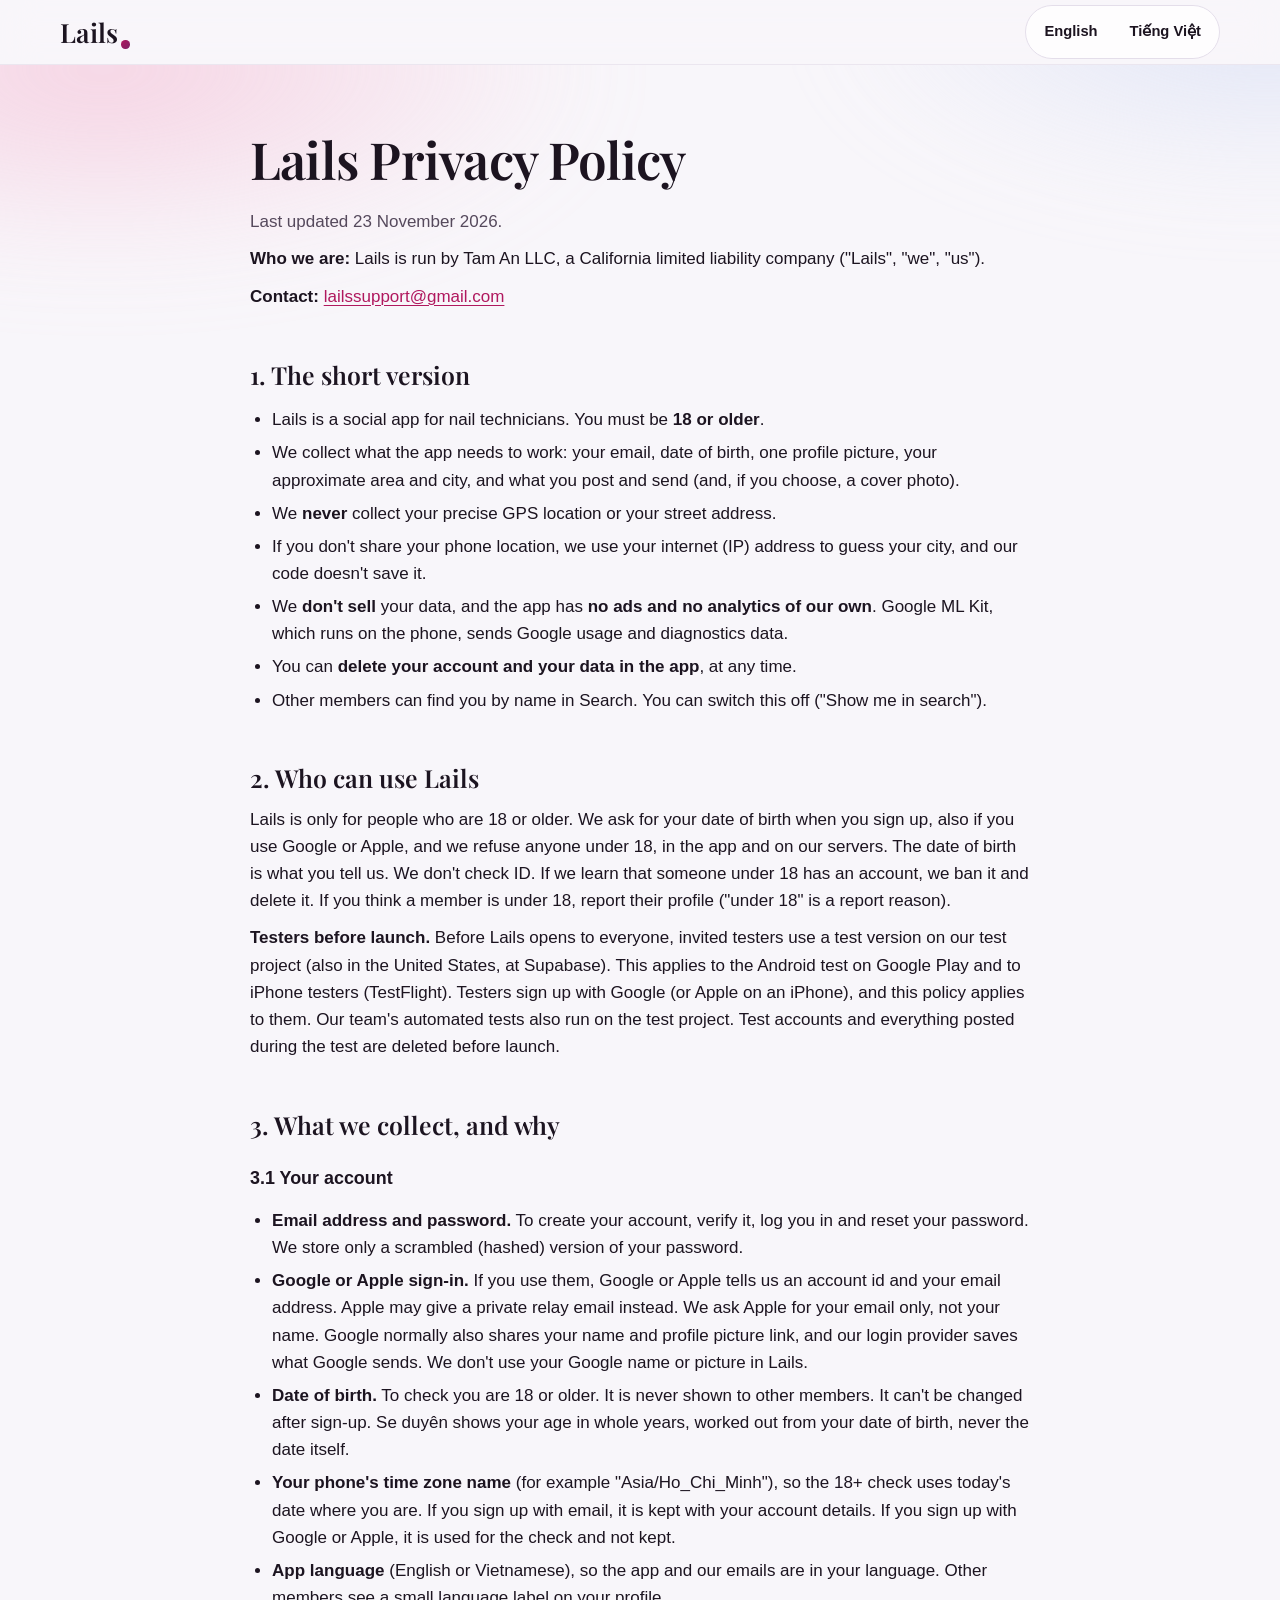
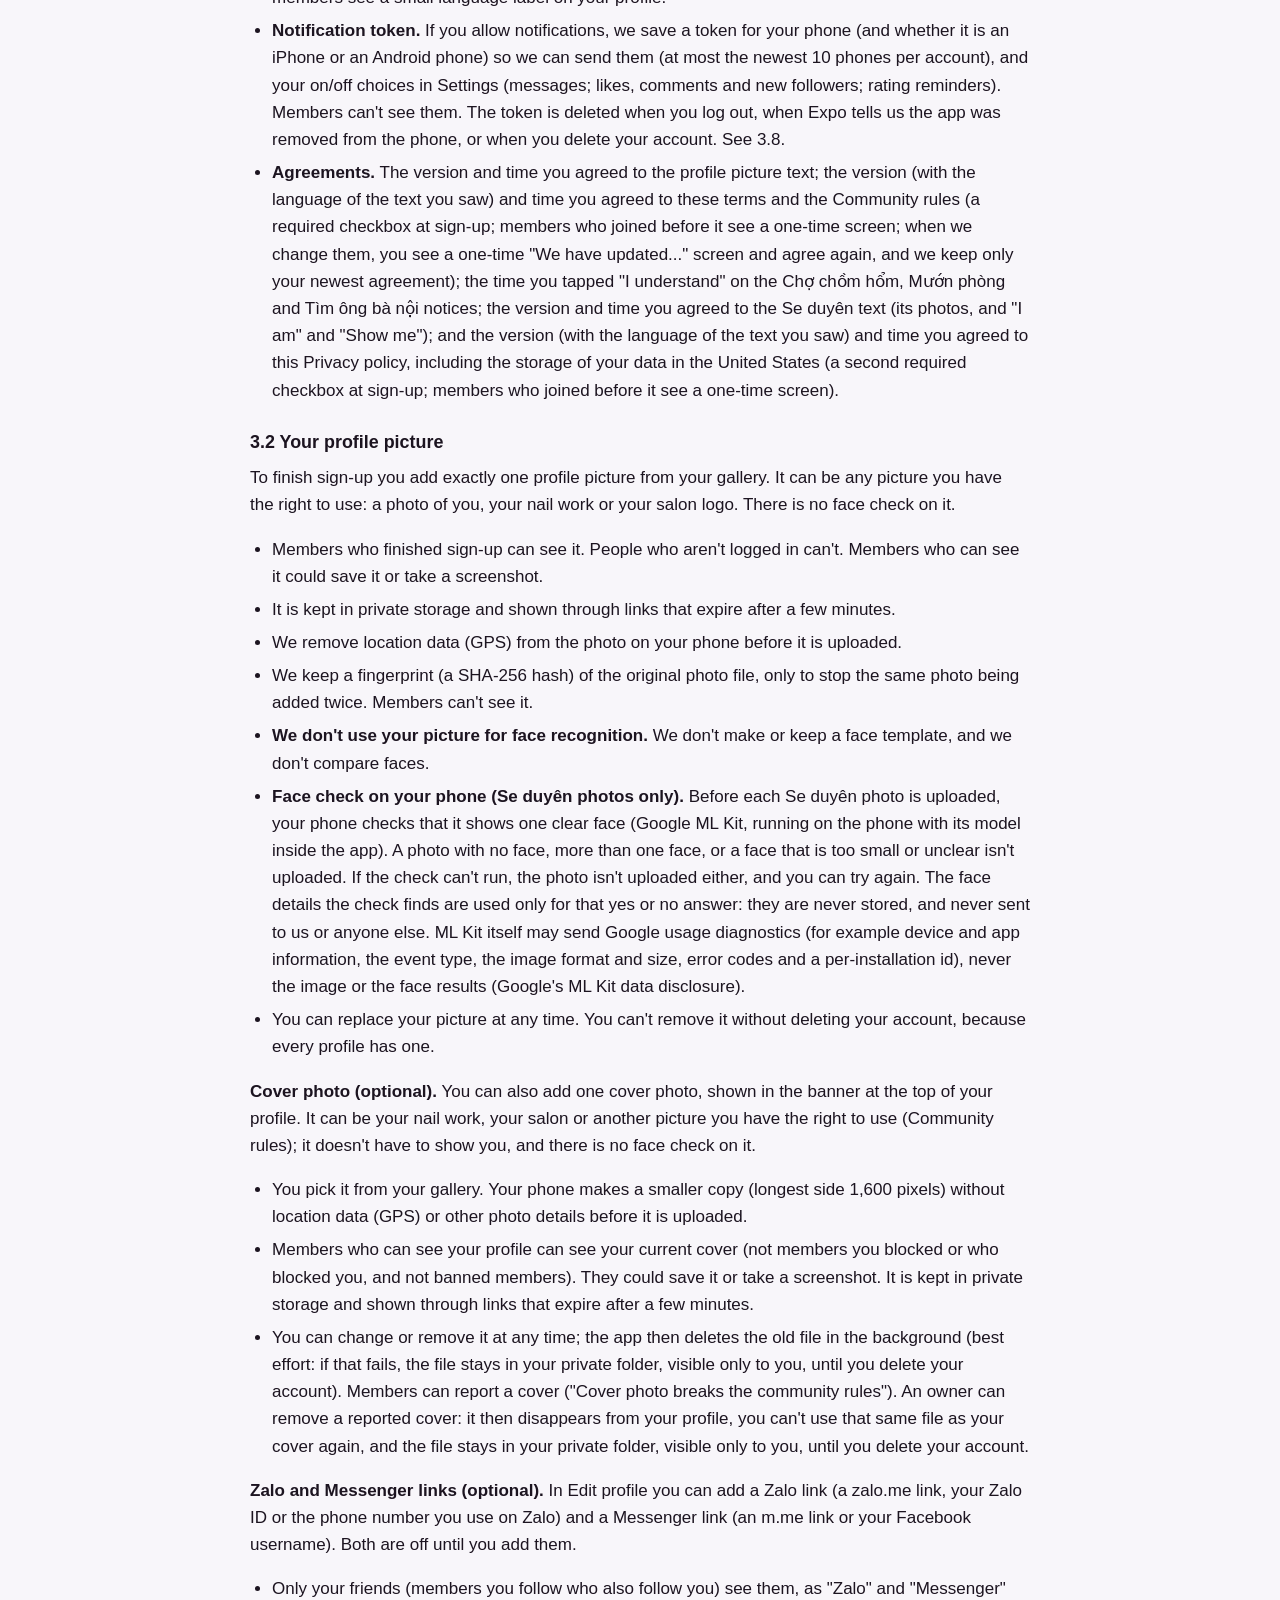
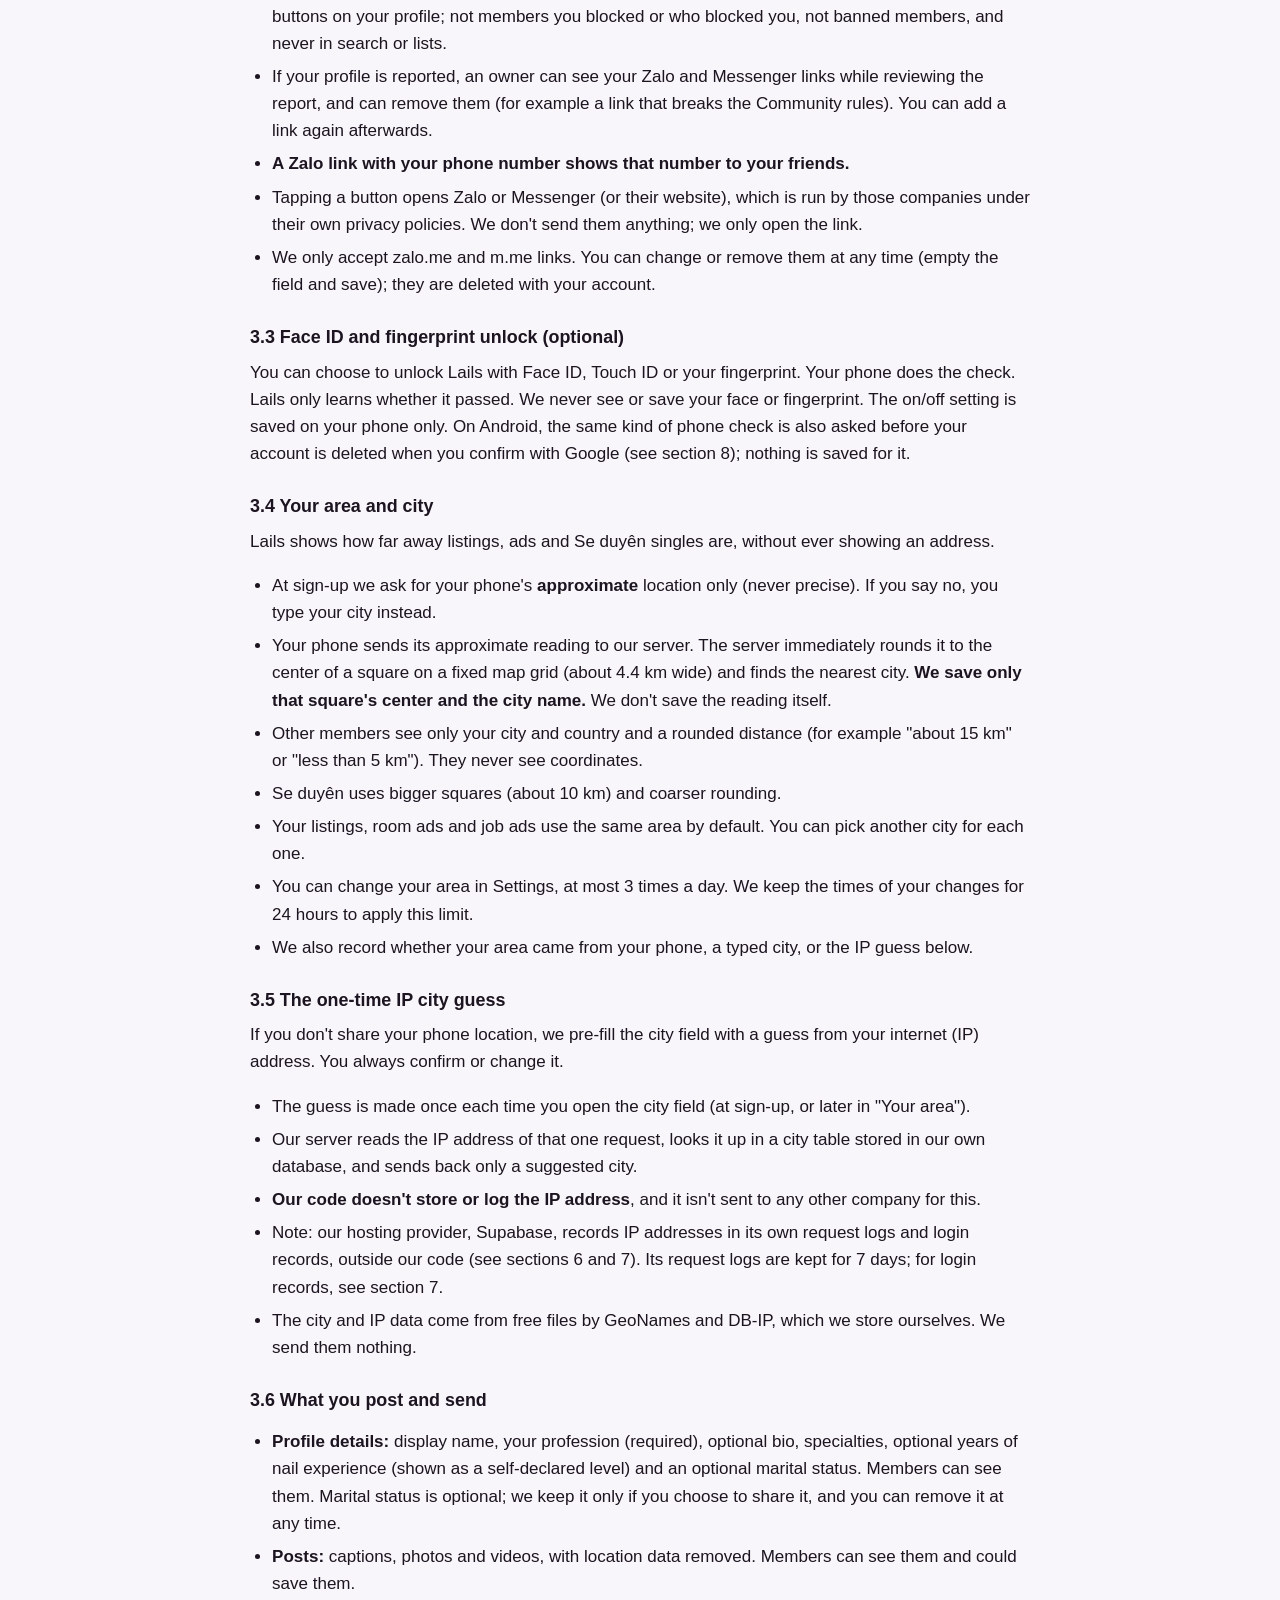
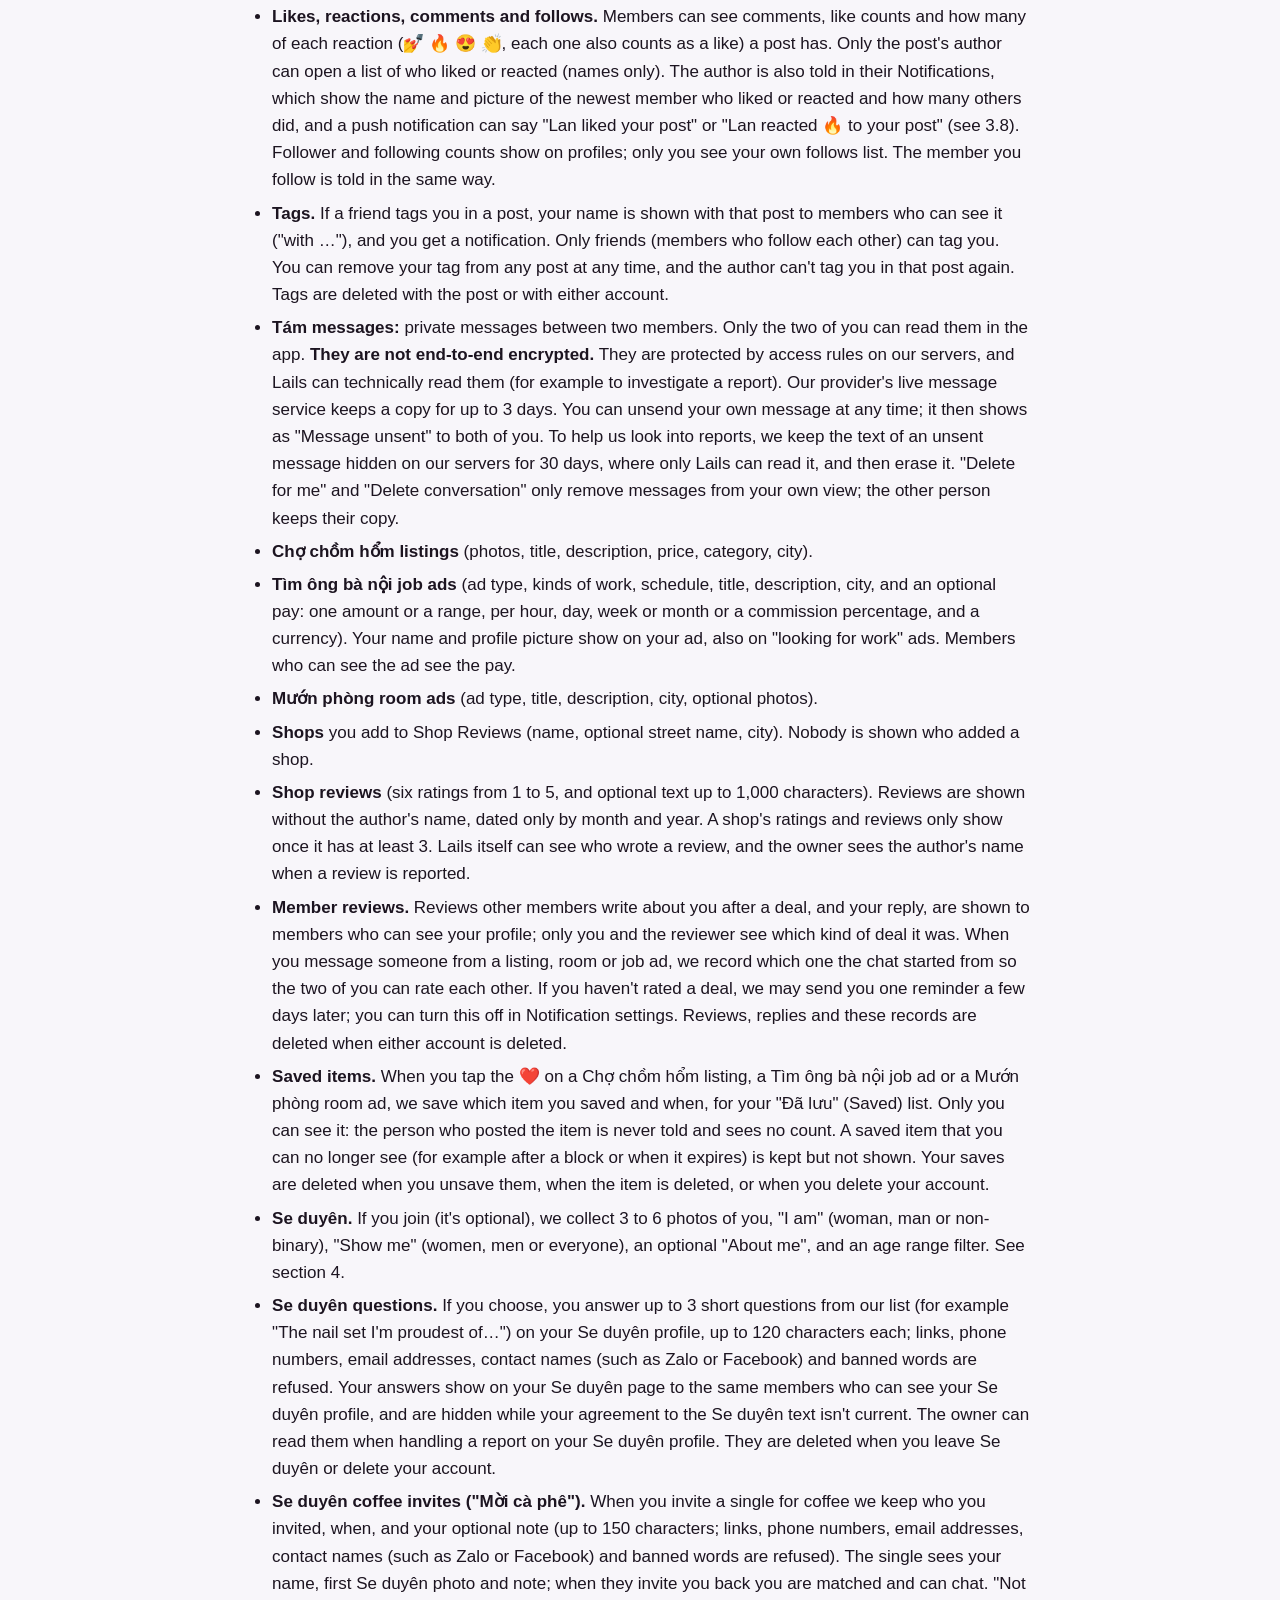
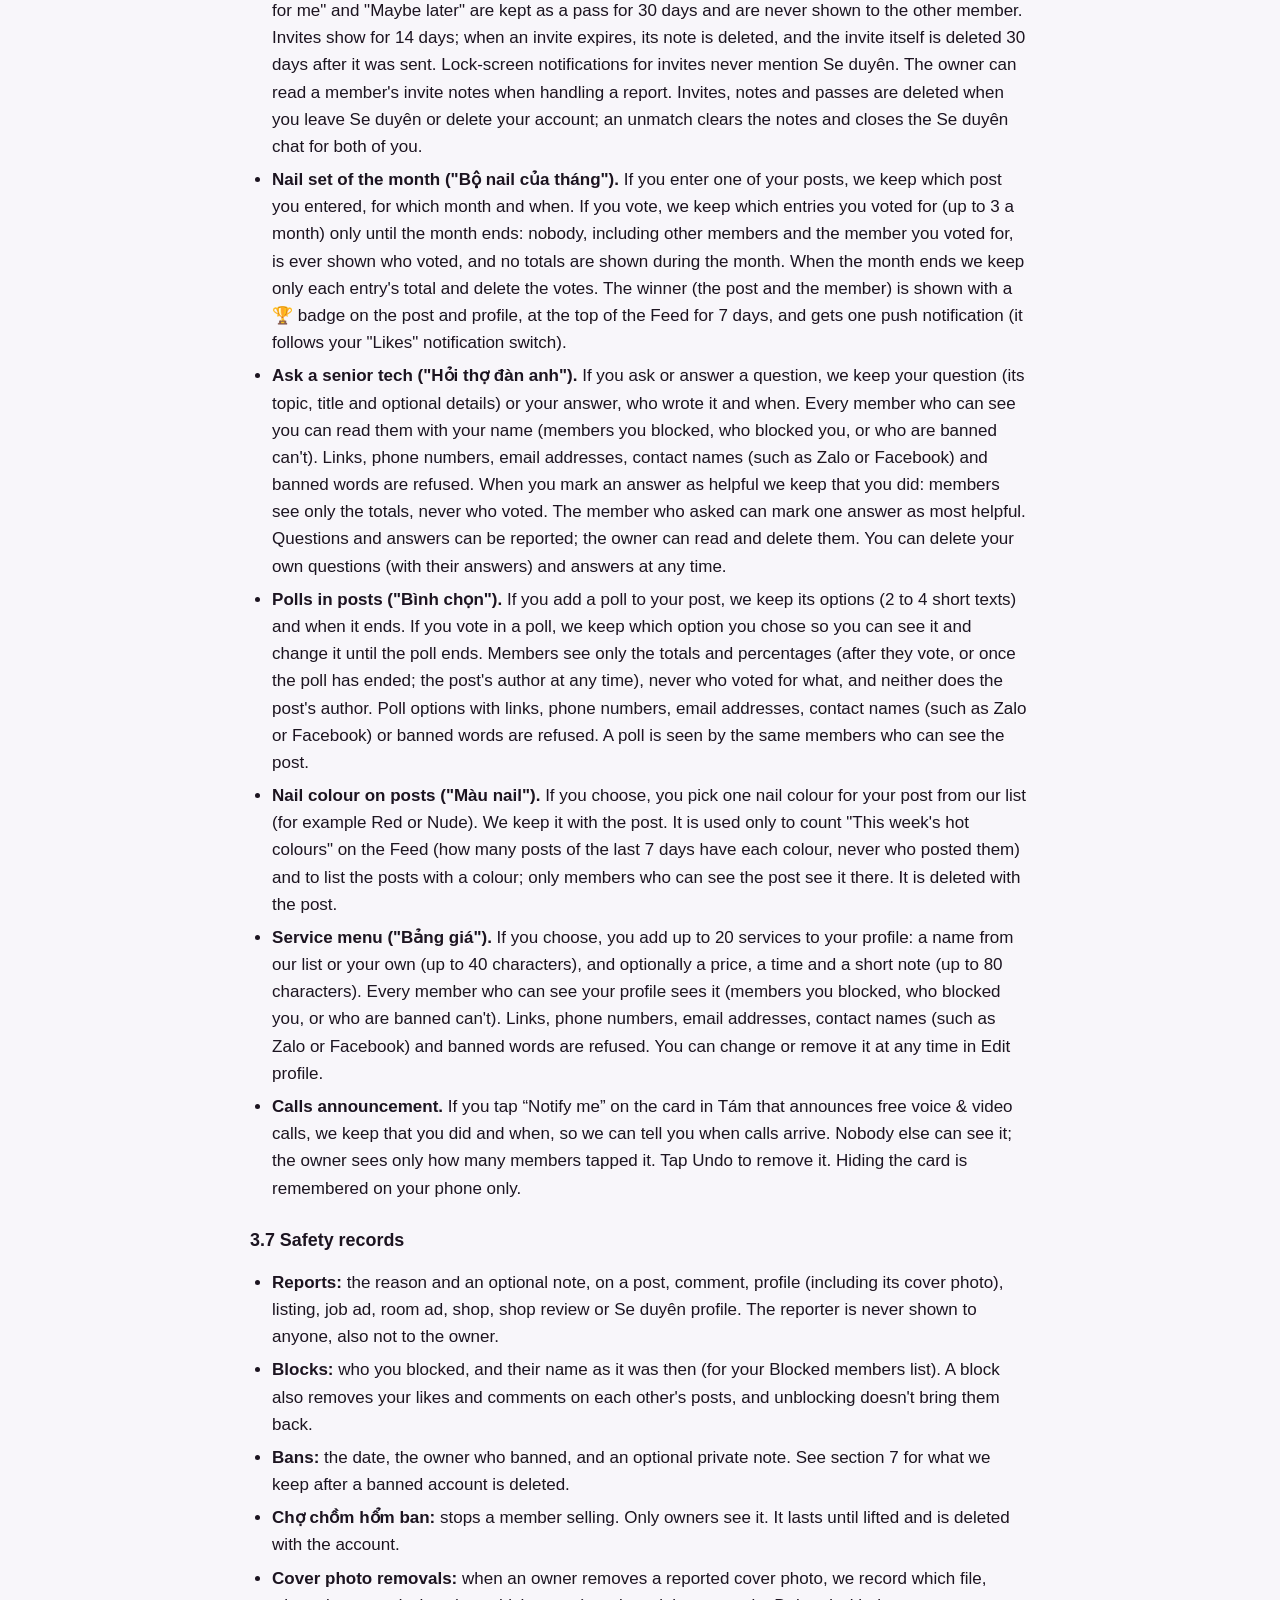
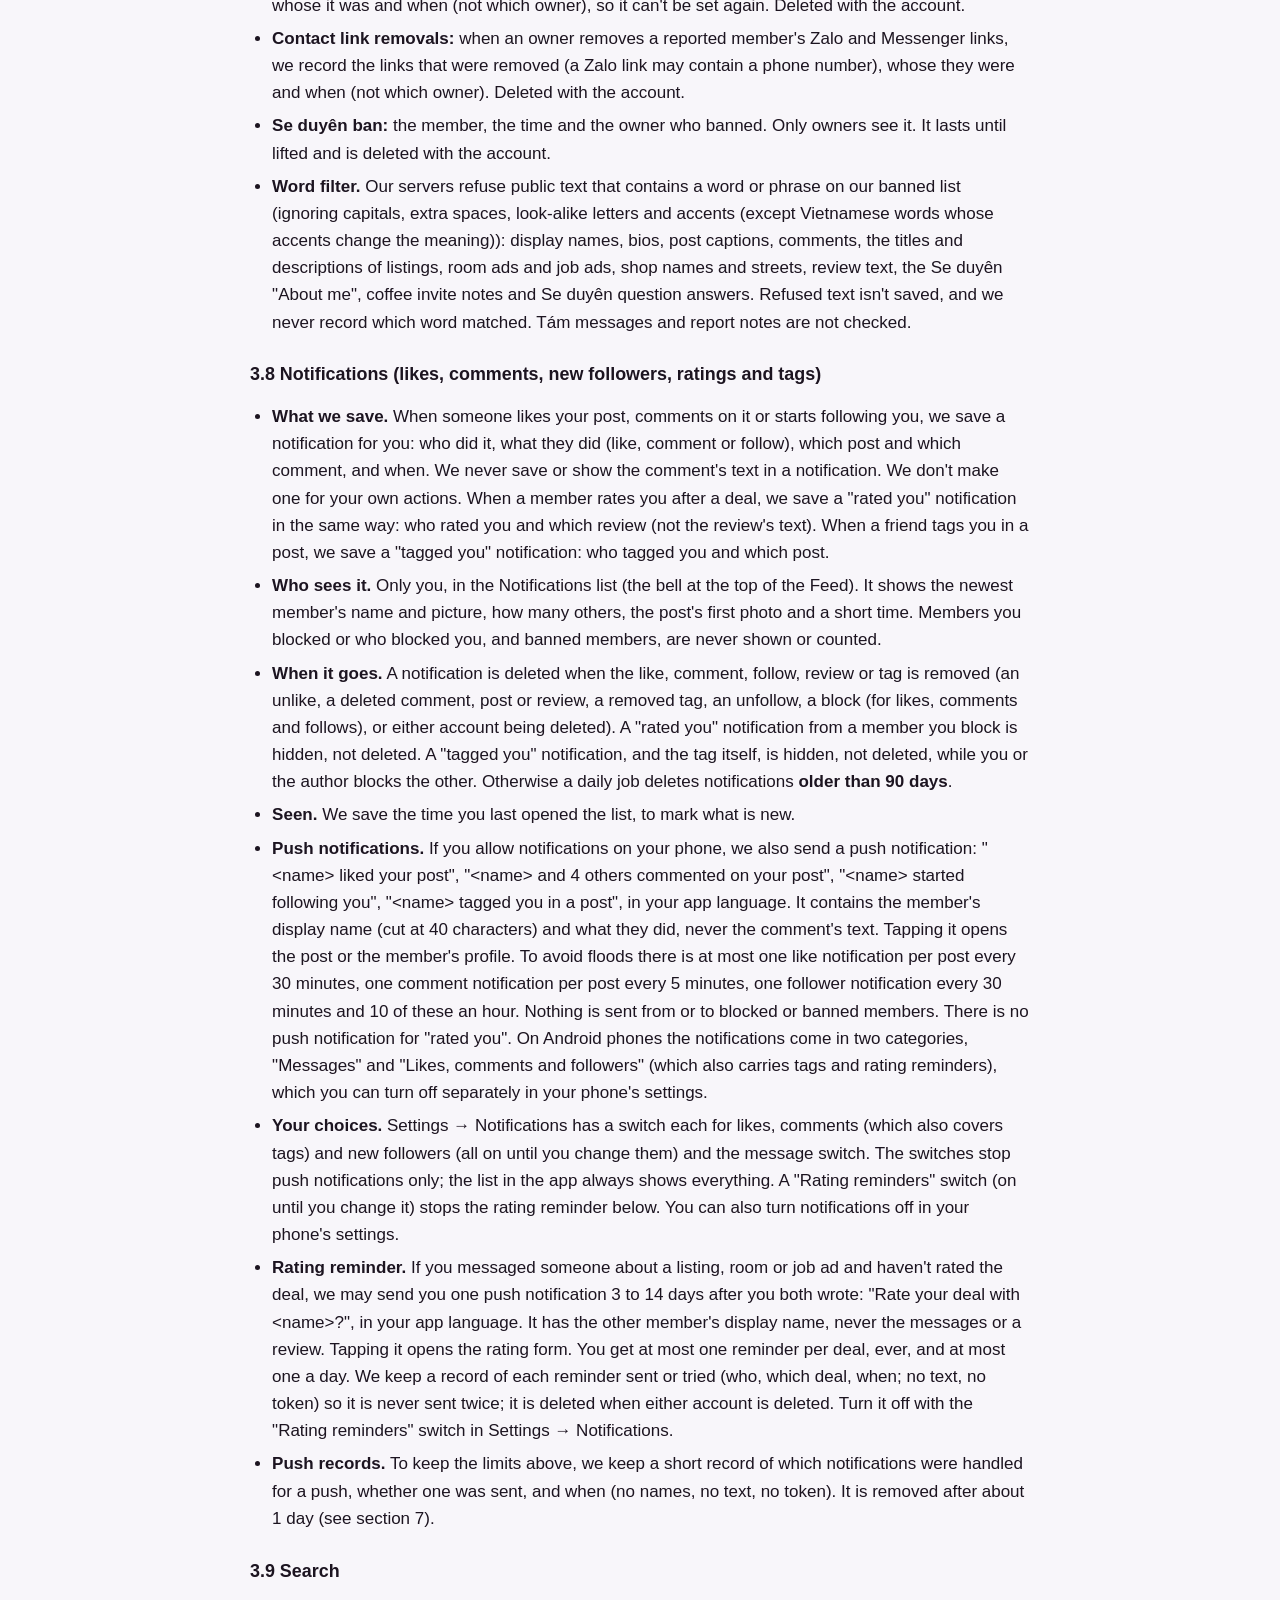
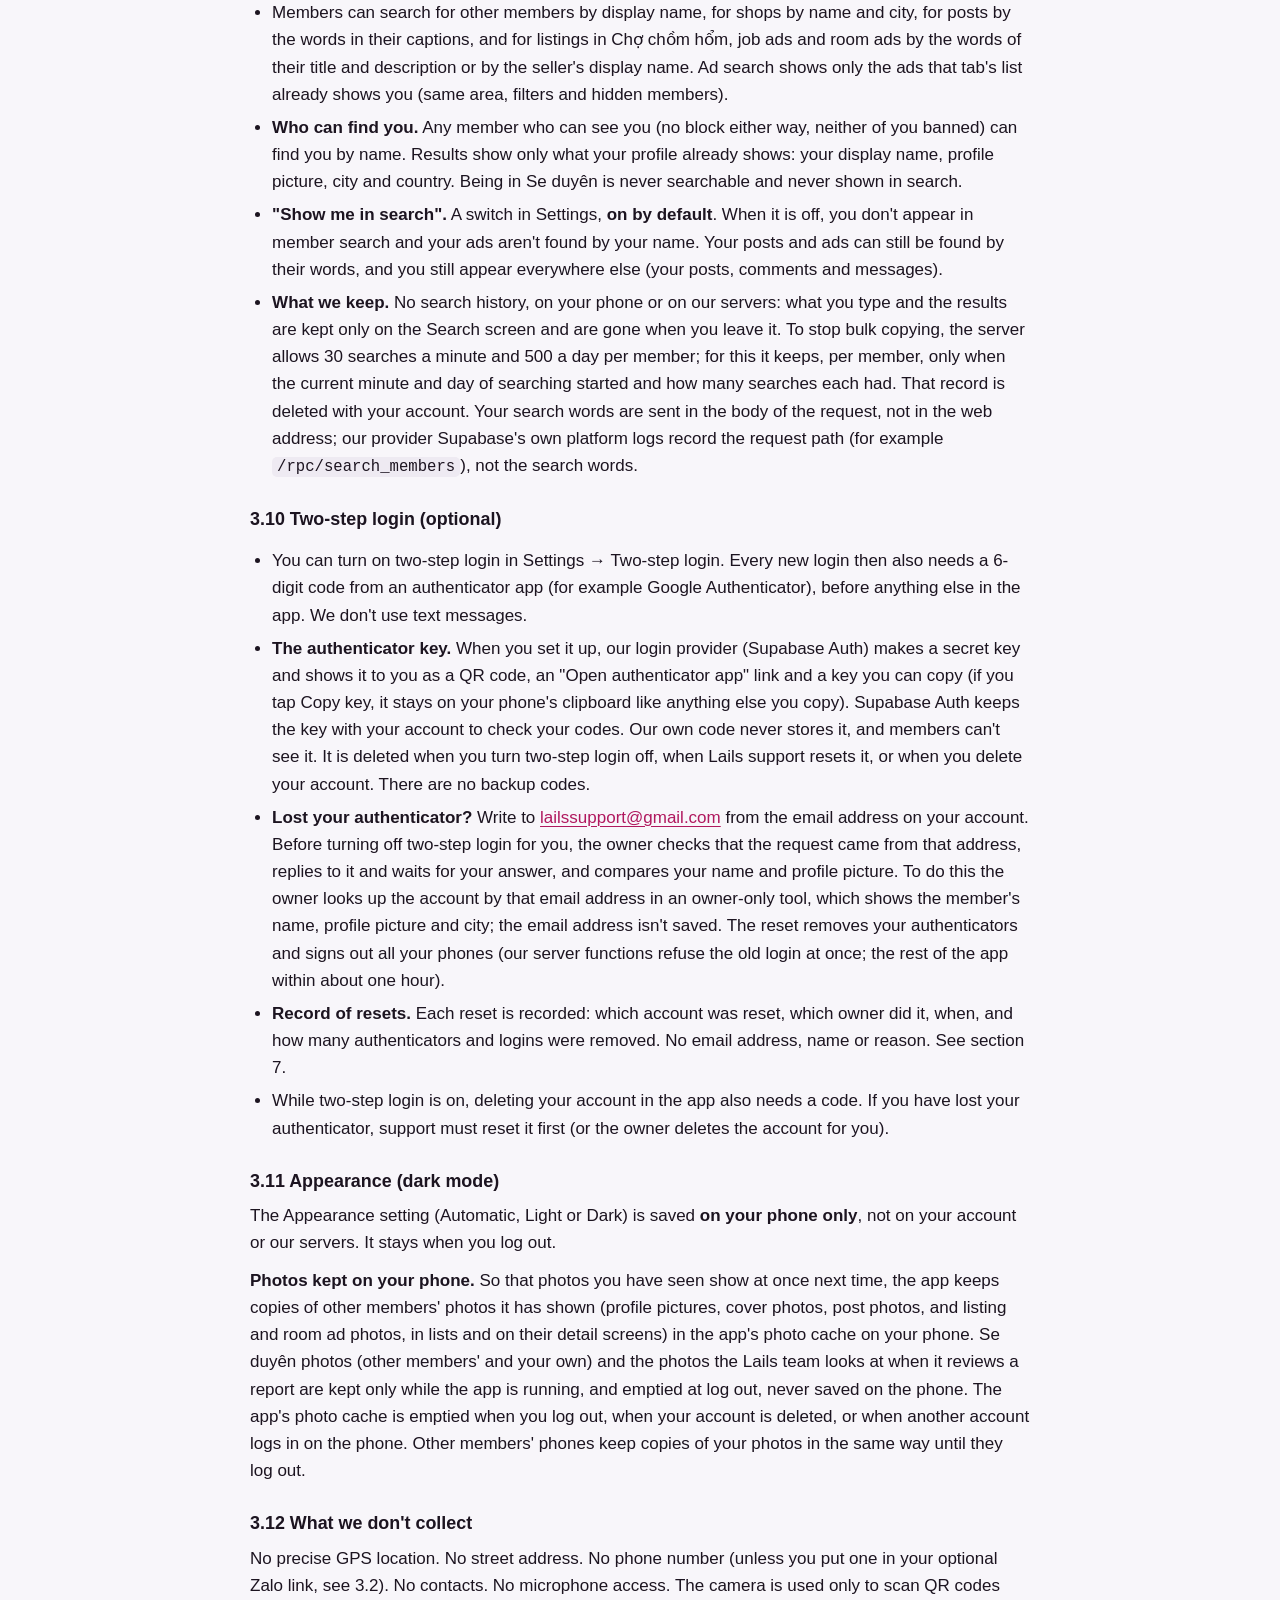
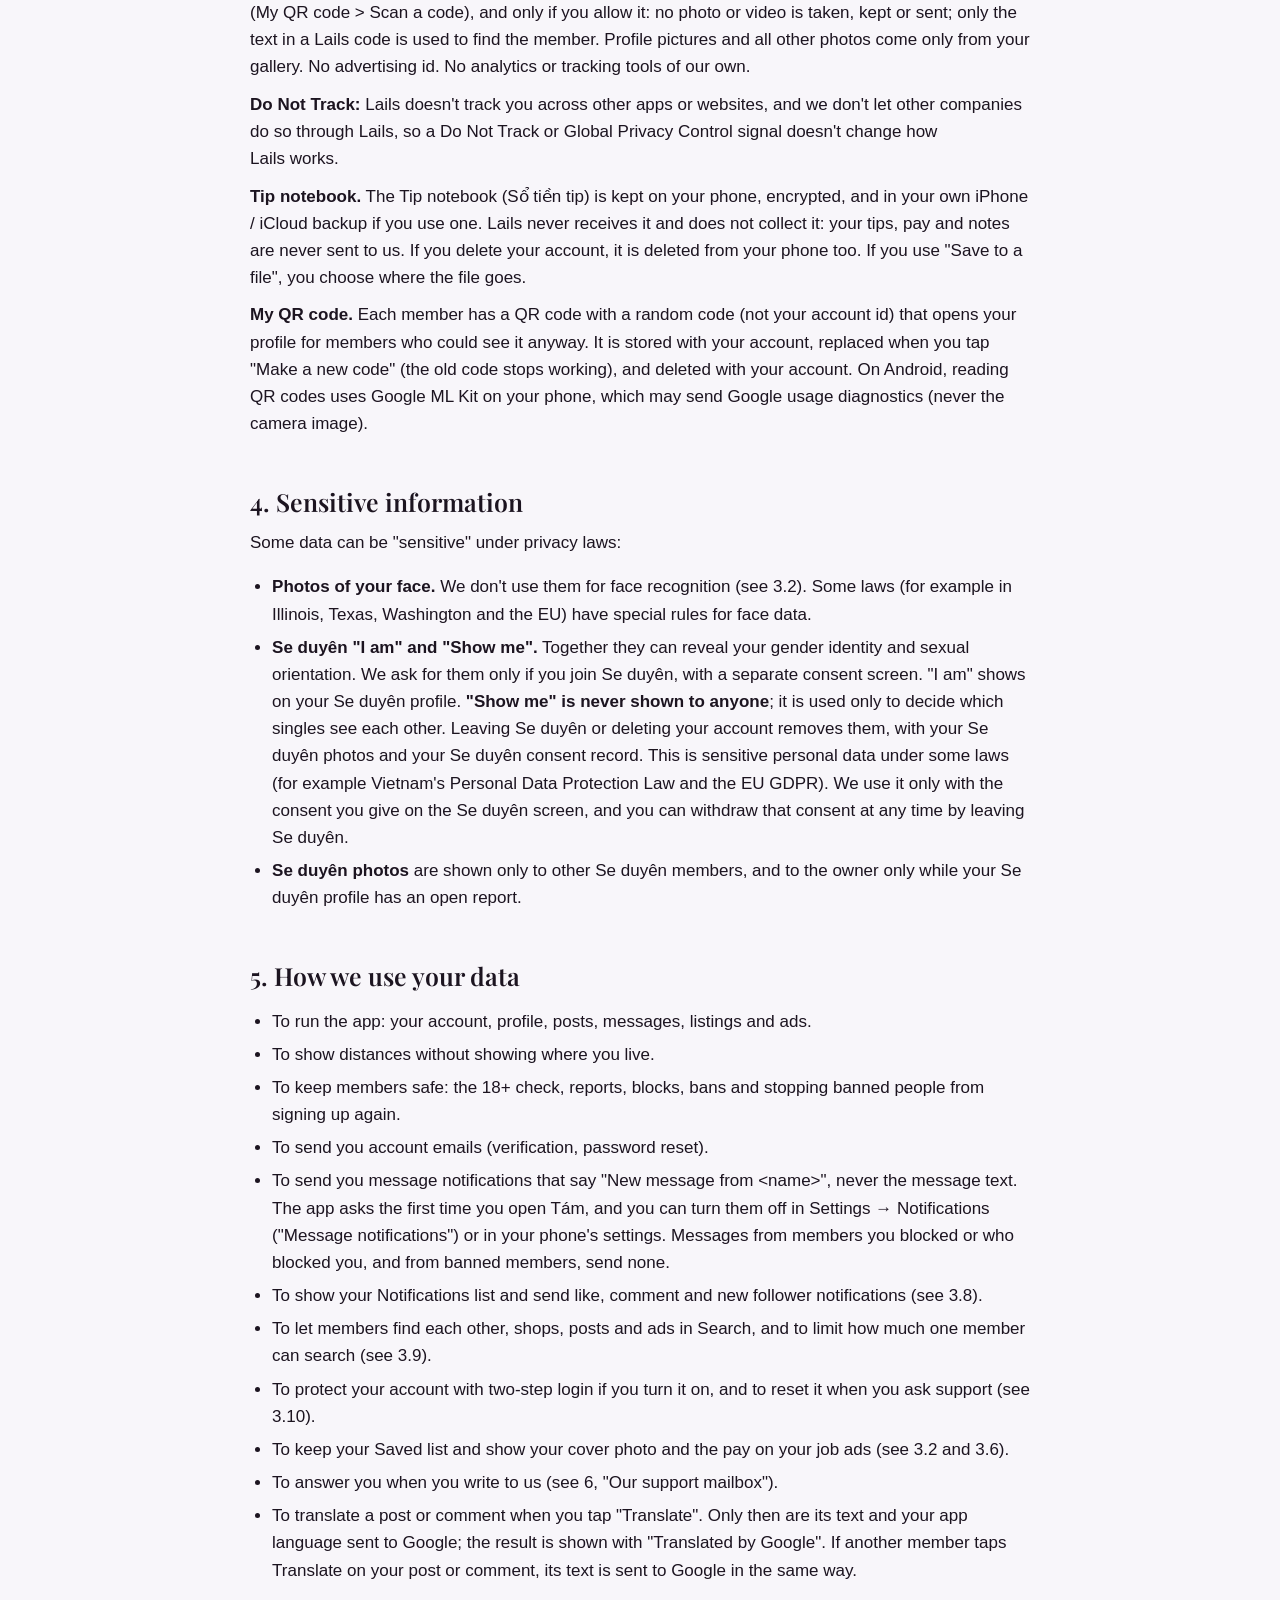
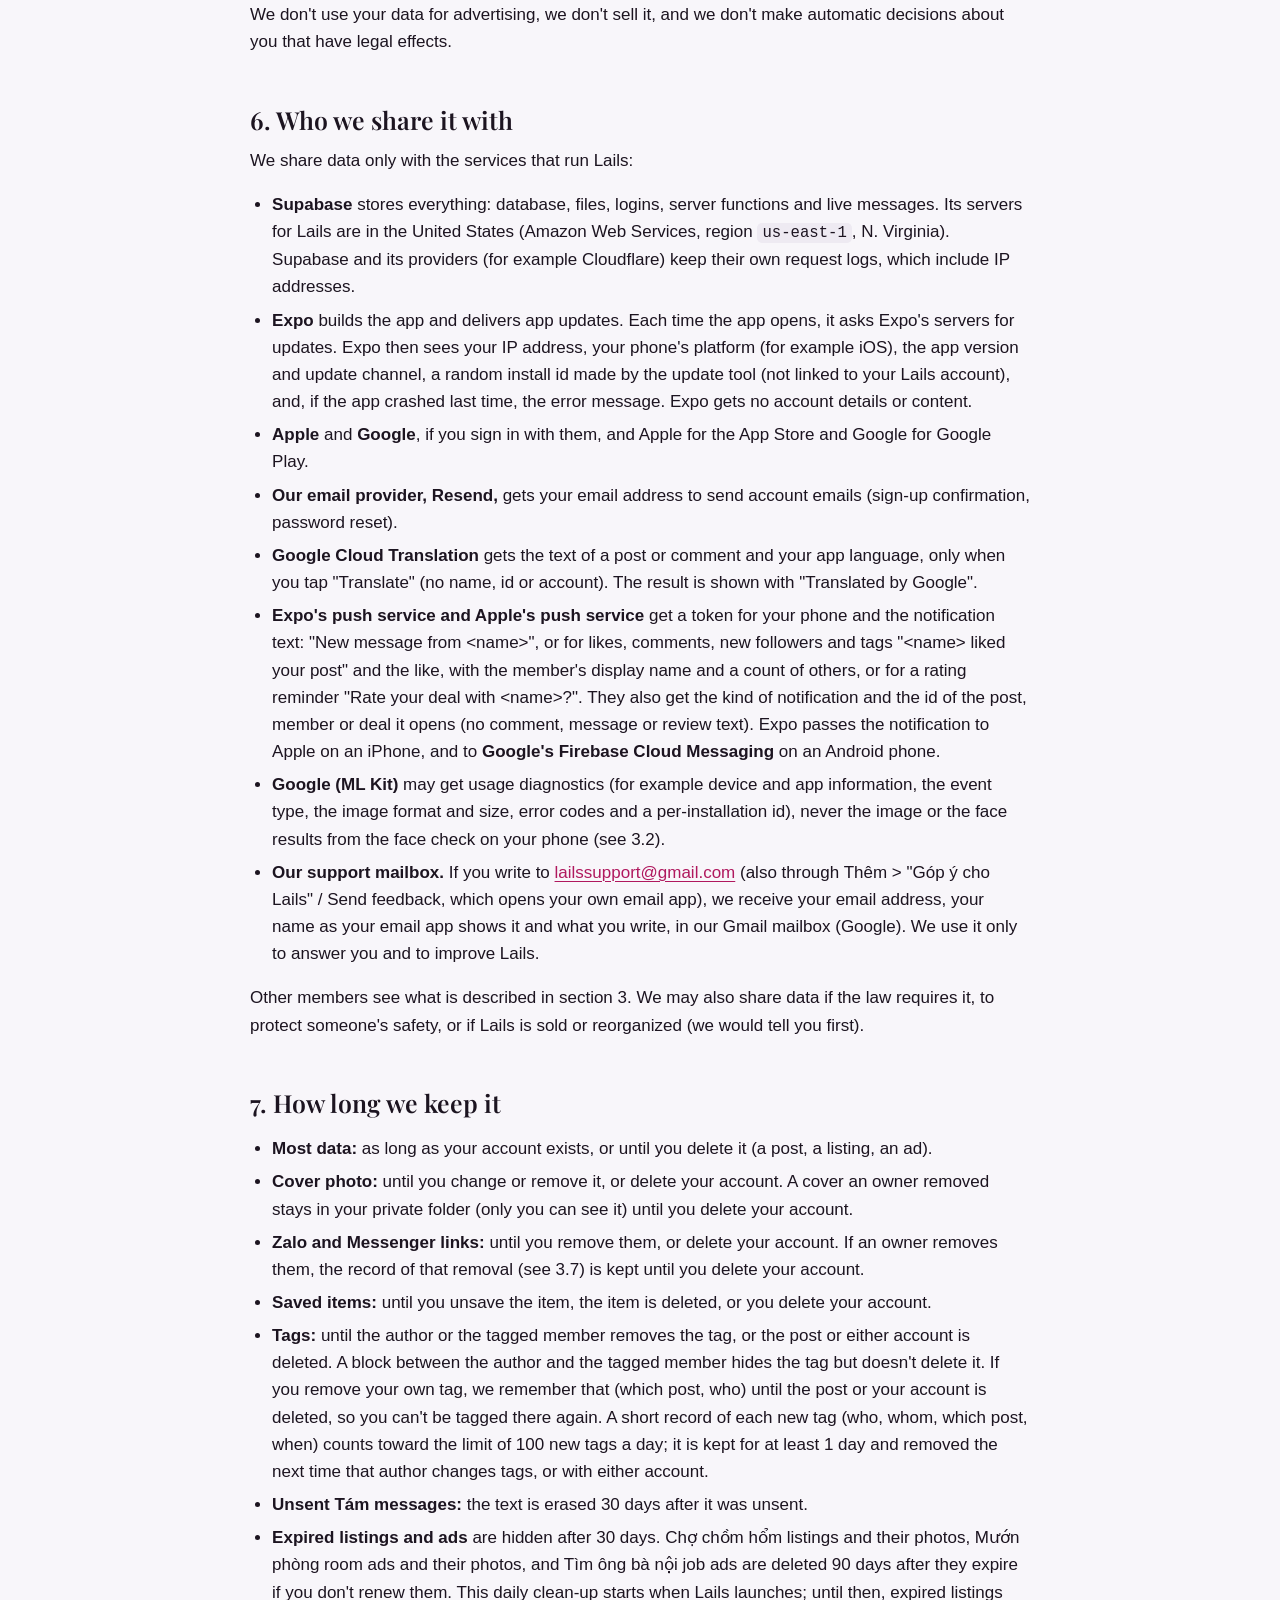
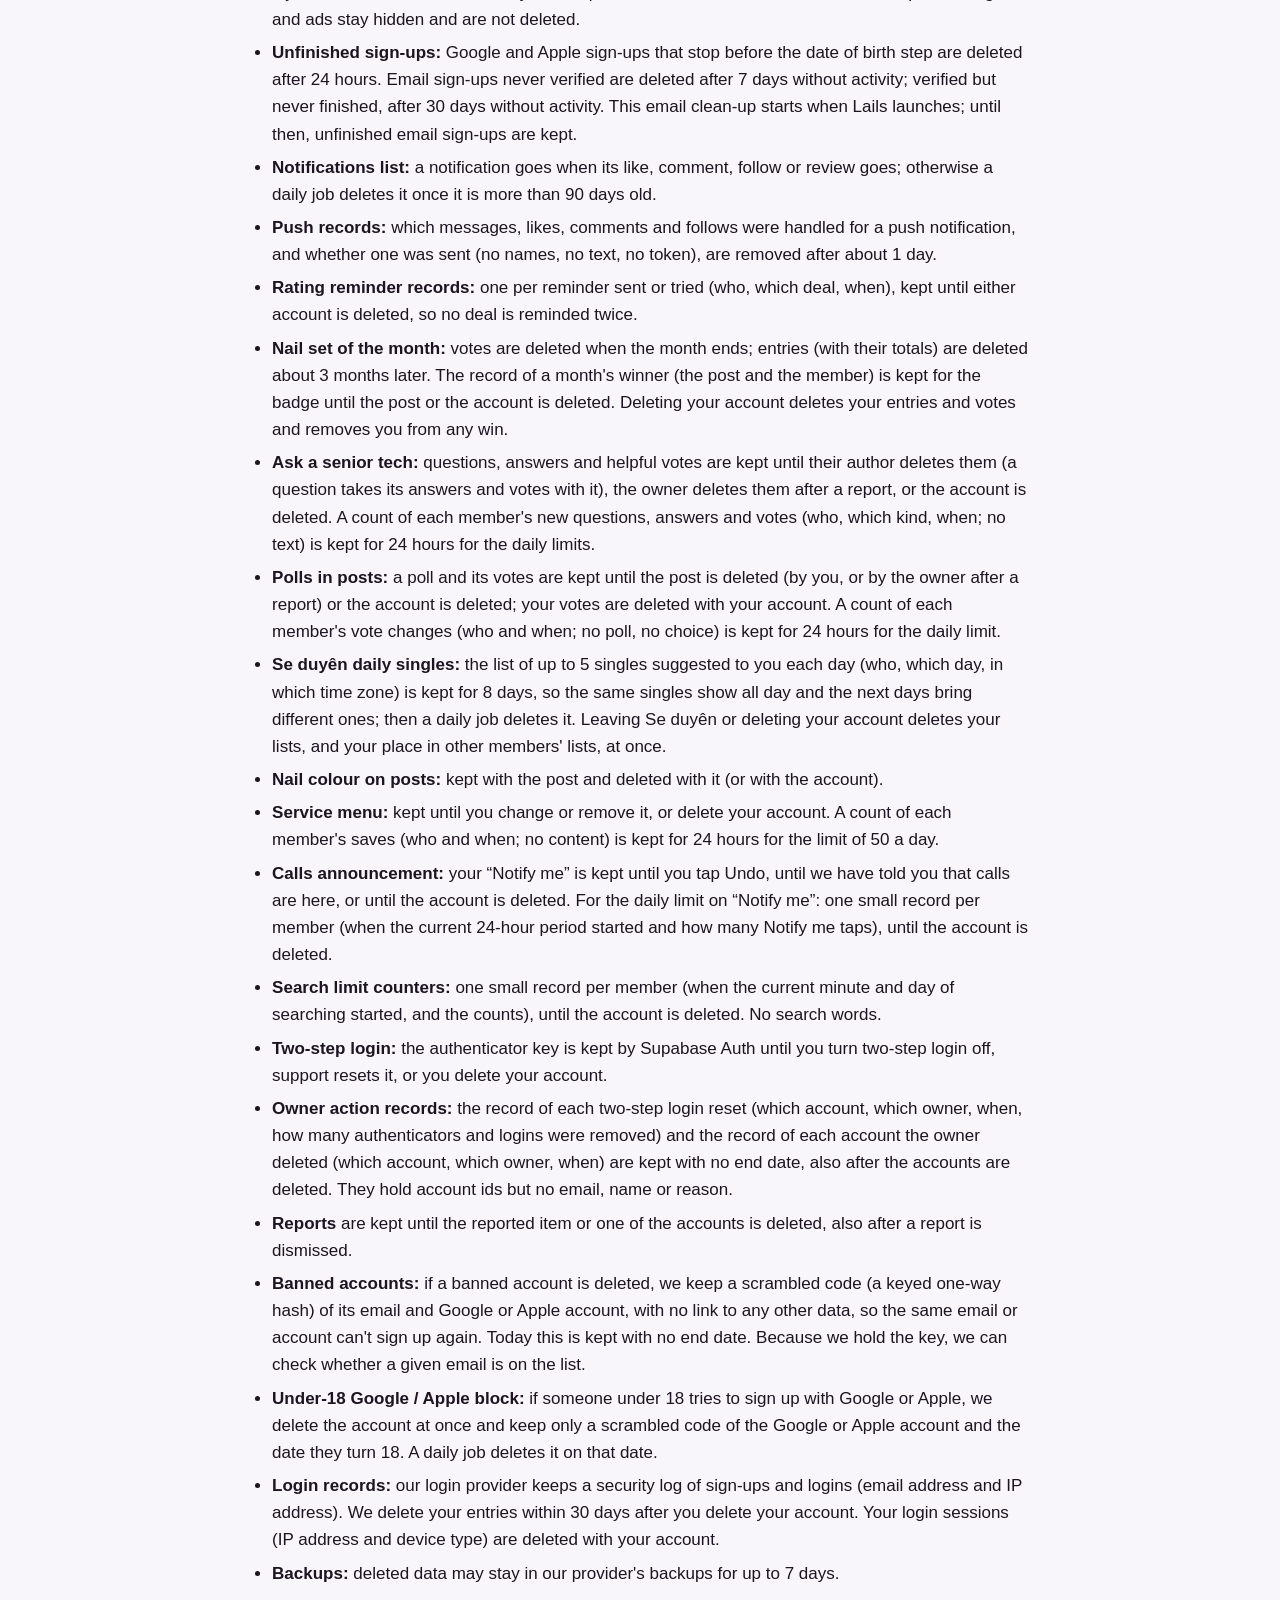
<file: privacy.html>
<!doctype html>
<html lang="en">
<head>
<meta charset="utf-8">
<meta name="viewport" content="width=device-width,initial-scale=1">
<meta name="color-scheme" content="light dark">
<title>Lails Privacy Policy</title>
<meta name="theme-color" content="#FBF7F8" media="(prefers-color-scheme: light)">
<meta name="theme-color" content="#120C10" media="(prefers-color-scheme: dark)">
<meta name="description" content="What Lails collects, why, and the choices you have. Chính sách quyền riêng tư của Lails.">
<link rel="canonical" href="https://lailsapp.com/privacy.html">
<meta property="og:type" content="website">
<meta property="og:site_name" content="Lails">
<meta property="og:title" content="Lails Privacy Policy">
<meta property="og:description" content="What Lails collects, why, and the choices you have. Chính sách quyền riêng tư của Lails.">
<meta property="og:url" content="https://lailsapp.com/privacy.html">
<meta property="og:image" content="https://lailsapp.com/img/og-lails.jpg">
<meta property="og:image:type" content="image/jpeg">
<meta property="og:image:width" content="1200">
<meta property="og:image:height" content="630">
<meta property="og:image:alt" content="The Lails app icon on Lails pink, with the words: Lails, the social app for nail technicians. Ứng dụng mạng xã hội cho thợ nail.">
<meta property="og:locale" content="en_US">
<meta property="og:locale:alternate" content="vi_VN">
<meta name="twitter:card" content="summary_large_image">
<meta name="twitter:title" content="Lails Privacy Policy">
<meta name="twitter:description" content="What Lails collects, why, and the choices you have. Chính sách quyền riêng tư của Lails.">
<meta name="twitter:image" content="https://lailsapp.com/img/og-lails.jpg">
<meta name="twitter:image:alt" content="The Lails app icon on Lails pink, with the words: Lails, the social app for nail technicians. Ứng dụng mạng xã hội cho thợ nail.">
<link rel="stylesheet" href="styles.css">
</head>
<body class="legal" data-season="winter">
<header class="site-head">
<div class="wrap head-row">
<a class="brand" href="index.html">Lails</a>
<nav class="lang" aria-label="Language / Ngôn ngữ"><a href="#en" hreflang="en" lang="en">English</a><a href="#vi" hreflang="vi" lang="vi">Tiếng Việt</a></nav>
</div>
</header>

<main class="doc-top">
<div class="doc">

<section id="en" lang="en">
<h1>Lails Privacy Policy</h1>
<p class="muted">Last updated 23 November 2026.</p>
<p><b>Who we are:</b> Lails is run by Tam An LLC, a California limited liability company ("Lails", "we", "us").</p>
<p><b>Contact:</b> <a href="mailto:lailssupport@gmail.com">lailssupport@gmail.com</a></p>

<h2>1. The short version</h2>
<ul>
<li>Lails is a social app for nail technicians. You must be <b>18 or older</b>.</li>
<li>We collect what the app needs to work: your email, date of birth, one profile picture, your approximate area and city, and what you post and send (and, if you choose, a cover photo).</li>
<li>We <b>never</b> collect your precise GPS location or your street address.</li>
<li>If you don't share your phone location, we use your internet (IP) address to guess your city, and our code doesn't save it.</li>
<li>We <b>don't sell</b> your data, and the app has <b>no ads and no analytics of our own</b>. Google ML Kit, which runs on the phone, sends Google usage and diagnostics data.</li>
<li>You can <b>delete your account and your data in the app</b>, at any time.</li>
<li>Other members can find you by name in Search. You can switch this off ("Show me in search").</li>
</ul>

<h2>2. Who can use Lails</h2>
<p>Lails is only for people who are 18 or older. We ask for your date of birth when you sign up, also if you use Google or Apple, and we refuse anyone under 18, in the app and on our servers. The date of birth is what you tell us. We don't check ID. If we learn that someone under 18 has an account, we ban it and delete it. If you think a member is under 18, report their profile ("under 18" is a report reason).</p>
<p><b>Testers before launch.</b> Before Lails opens to everyone, invited testers use a test version on our test project (also in the United States, at Supabase). This applies to the Android test on Google Play and to iPhone testers (TestFlight). Testers sign up with Google (or Apple on an iPhone), and this policy applies to them. Our team's automated tests also run on the test project. Test accounts and everything posted during the test are deleted before launch.</p>

<h2>3. What we collect, and why</h2>
<h3>3.1 Your account</h3>
<ul>
<li><b>Email address and password.</b> To create your account, verify it, log you in and reset your password. We store only a scrambled (hashed) version of your password.</li>
<li><b>Google or Apple sign-in.</b> If you use them, Google or Apple tells us an account id and your email address. Apple may give a private relay email instead. We ask Apple for your email only, not your name. Google normally also shares your name and profile picture link, and our login provider saves what Google sends. We don't use your Google name or picture in Lails.</li>
<li><b>Date of birth.</b> To check you are 18 or older. It is never shown to other members. It can't be changed after sign-up. Se duyên shows your age in whole years, worked out from your date of birth, never the date itself.</li>
<li><b>Your phone's time zone name</b> (for example "Asia/Ho_Chi_Minh"), so the 18+ check uses today's date where you are. If you sign up with email, it is kept with your account details. If you sign up with Google or Apple, it is used for the check and not kept.</li>
<li><b>App language</b> (English or Vietnamese), so the app and our emails are in your language. Other members see a small language label on your profile.</li>
<li><b>Notification token.</b> If you allow notifications, we save a token for your phone (and whether it is an iPhone or an Android phone) so we can send them (at most the newest 10 phones per account), and your on/off choices in Settings (messages; likes, comments and new followers; rating reminders). Members can't see them. The token is deleted when you log out, when Expo tells us the app was removed from the phone, or when you delete your account. See 3.8.</li>
<li><b>Agreements.</b> The version and time you agreed to the profile picture text; the version (with the language of the text you saw) and time you agreed to these terms and the Community rules (a required checkbox at sign-up; members who joined before it see a one-time screen; when we change them, you see a one-time "We have updated..." screen and agree again, and we keep only your newest agreement); the time you tapped "I understand" on the Chợ chồm hổm, Mướn phòng and Tìm ông bà nội notices; the version and time you agreed to the Se duyên text (its photos, and "I am" and "Show me"); and the version (with the language of the text you saw) and time you agreed to this Privacy policy, including the storage of your data in the United States (a second required checkbox at sign-up; members who joined before it see a one-time screen).</li>
</ul>

<h3>3.2 Your profile picture</h3>
<p>To finish sign-up you add exactly one profile picture from your gallery. It can be any picture you have the right to use: a photo of you, your nail work or your salon logo. There is no face check on it.</p>
<ul>
<li>Members who finished sign-up can see it. People who aren't logged in can't. Members who can see it could save it or take a screenshot.</li>
<li>It is kept in private storage and shown through links that expire after a few minutes.</li>
<li>We remove location data (GPS) from the photo on your phone before it is uploaded.</li>
<li>We keep a fingerprint (a SHA-256 hash) of the original photo file, only to stop the same photo being added twice. Members can't see it.</li>
<li><b>We don't use your picture for face recognition.</b> We don't make or keep a face template, and we don't compare faces.</li>
<li><b>Face check on your phone (Se duyên photos only).</b> Before each Se duyên photo is uploaded, your phone checks that it shows one clear face (Google ML Kit, running on the phone with its model inside the app). A photo with no face, more than one face, or a face that is too small or unclear isn't uploaded. If the check can't run, the photo isn't uploaded either, and you can try again. The face details the check finds are used only for that yes or no answer: they are never stored, and never sent to us or anyone else. ML Kit itself may send Google usage diagnostics (for example device and app information, the event type, the image format and size, error codes and a per-installation id), never the image or the face results (Google's ML Kit data disclosure).</li>
<li>You can replace your picture at any time. You can't remove it without deleting your account, because every profile has one.</li>
</ul>
<p><b>Cover photo (optional).</b> You can also add one cover photo, shown in the banner at the top of your profile. It can be your nail work, your salon or another picture you have the right to use (Community rules); it doesn't have to show you, and there is no face check on it.</p>
<ul>
<li>You pick it from your gallery. Your phone makes a smaller copy (longest side 1,600 pixels) without location data (GPS) or other photo details before it is uploaded.</li>
<li>Members who can see your profile can see your current cover (not members you blocked or who blocked you, and not banned members). They could save it or take a screenshot. It is kept in private storage and shown through links that expire after a few minutes.</li>
<li>You can change or remove it at any time; the app then deletes the old file in the background (best effort: if that fails, the file stays in your private folder, visible only to you, until you delete your account). Members can report a cover ("Cover photo breaks the community rules"). An owner can remove a reported cover: it then disappears from your profile, you can't use that same file as your cover again, and the file stays in your private folder, visible only to you, until you delete your account.</li>
</ul>

<p><b>Zalo and Messenger links (optional).</b> In Edit profile you can add a Zalo link (a zalo.me link, your Zalo ID or the phone number you use on Zalo) and a Messenger link (an m.me link or your Facebook username). Both are off until you add them.</p>
<ul>
<li>Only your friends (members you follow who also follow you) see them, as "Zalo" and "Messenger" buttons on your profile; not members you blocked or who blocked you, not banned members, and never in search or lists.</li>
<li>If your profile is reported, an owner can see your Zalo and Messenger links while reviewing the report, and can remove them (for example a link that breaks the Community rules). You can add a link again afterwards.</li>
<li><b>A Zalo link with your phone number shows that number to your friends.</b></li>
<li>Tapping a button opens Zalo or Messenger (or their website), which is run by those companies under their own privacy policies. We don't send them anything; we only open the link.</li>
<li>We only accept zalo.me and m.me links. You can change or remove them at any time (empty the field and save); they are deleted with your account.</li>
</ul>

<h3>3.3 Face ID and fingerprint unlock (optional)</h3>
<p>You can choose to unlock Lails with Face ID, Touch ID or your fingerprint. Your phone does the check. Lails only learns whether it passed. We never see or save your face or fingerprint. The on/off setting is saved on your phone only. On Android, the same kind of phone check is also asked before your account is deleted when you confirm with Google (see section 8); nothing is saved for it.</p>

<h3>3.4 Your area and city</h3>
<p>Lails shows how far away listings, ads and Se duyên singles are, without ever showing an address.</p>
<ul>
<li>At sign-up we ask for your phone's <b>approximate</b> location only (never precise). If you say no, you type your city instead.</li>
<li>Your phone sends its approximate reading to our server. The server immediately rounds it to the center of a square on a fixed map grid (about 4.4 km wide) and finds the nearest city. <b>We save only that square's center and the city name.</b> We don't save the reading itself.</li>
<li>Other members see only your city and country and a rounded distance (for example "about 15 km" or "less than 5 km"). They never see coordinates.</li>
<li>Se duyên uses bigger squares (about 10 km) and coarser rounding.</li>
<li>Your listings, room ads and job ads use the same area by default. You can pick another city for each one.</li>
<li>You can change your area in Settings, at most 3 times a day. We keep the times of your changes for 24 hours to apply this limit.</li>
<li>We also record whether your area came from your phone, a typed city, or the IP guess below.</li>
</ul>

<h3>3.5 The one-time IP city guess</h3>
<p>If you don't share your phone location, we pre-fill the city field with a guess from your internet (IP) address. You always confirm or change it.</p>
<ul>
<li>The guess is made once each time you open the city field (at sign-up, or later in "Your area").</li>
<li>Our server reads the IP address of that one request, looks it up in a city table stored in our own database, and sends back only a suggested city.</li>
<li><b>Our code doesn't store or log the IP address</b>, and it isn't sent to any other company for this.</li>
<li>Note: our hosting provider, Supabase, records IP addresses in its own request logs and login records, outside our code (see sections 6 and 7). Its request logs are kept for 7 days; for login records, see section 7.</li>
<li>The city and IP data come from free files by GeoNames and DB-IP, which we store ourselves. We send them nothing.</li>
</ul>

<h3>3.6 What you post and send</h3>
<ul>
<li><b>Profile details:</b> display name, your profession (required), optional bio, specialties, optional years of nail experience (shown as a self-declared level) and an optional marital status. Members can see them. Marital status is optional; we keep it only if you choose to share it, and you can remove it at any time.</li>
<li><b>Posts:</b> captions, photos and videos, with location data removed. Members can see them and could save them.</li>
<li><b>Likes, reactions, comments and follows.</b> Members can see comments, like counts and how many of each reaction (💅 🔥 😍 👏, each one also counts as a like) a post has. Only the post's author can open a list of who liked or reacted (names only). The author is also told in their Notifications, which show the name and picture of the newest member who liked or reacted and how many others did, and a push notification can say "Lan liked your post" or "Lan reacted 🔥 to your post" (see 3.8). Follower and following counts show on profiles; only you see your own follows list. The member you follow is told in the same way.</li>
<li><b>Tags.</b> If a friend tags you in a post, your name is shown with that post to members who can see it ("with …"), and you get a notification. Only friends (members who follow each other) can tag you. You can remove your tag from any post at any time, and the author can't tag you in that post again. Tags are deleted with the post or with either account.</li>
<li><b>Tám messages:</b> private messages between two members. Only the two of you can read them in the app. <b>They are not end-to-end encrypted.</b> They are protected by access rules on our servers, and Lails can technically read them (for example to investigate a report). Our provider's live message service keeps a copy for up to 3 days. You can unsend your own message at any time; it then shows as "Message unsent" to both of you. To help us look into reports, we keep the text of an unsent message hidden on our servers for 30 days, where only Lails can read it, and then erase it. "Delete for me" and "Delete conversation" only remove messages from your own view; the other person keeps their copy.</li>
<li><b>Chợ chồm hổm listings</b> (photos, title, description, price, category, city).</li>
<li><b>Tìm ông bà nội job ads</b> (ad type, kinds of work, schedule, title, description, city, and an optional pay: one amount or a range, per hour, day, week or month or a commission percentage, and a currency). Your name and profile picture show on your ad, also on "looking for work" ads. Members who can see the ad see the pay.</li>
<li><b>Mướn phòng room ads</b> (ad type, title, description, city, optional photos).</li>
<li><b>Shops</b> you add to Shop Reviews (name, optional street name, city). Nobody is shown who added a shop.</li>
<li><b>Shop reviews</b> (six ratings from 1 to 5, and optional text up to 1,000 characters). Reviews are shown without the author's name, dated only by month and year. A shop's ratings and reviews only show once it has at least 3. Lails itself can see who wrote a review, and the owner sees the author's name when a review is reported.</li>
<li><b>Member reviews.</b> Reviews other members write about you after a deal, and your reply, are shown to members who can see your profile; only you and the reviewer see which kind of deal it was. When you message someone from a listing, room or job ad, we record which one the chat started from so the two of you can rate each other. If you haven't rated a deal, we may send you one reminder a few days later; you can turn this off in Notification settings. Reviews, replies and these records are deleted when either account is deleted.</li>
<li><b>Saved items.</b> When you tap the ❤️ on a Chợ chồm hổm listing, a Tìm ông bà nội job ad or a Mướn phòng room ad, we save which item you saved and when, for your "Đã lưu" (Saved) list. Only you can see it: the person who posted the item is never told and sees no count. A saved item that you can no longer see (for example after a block or when it expires) is kept but not shown. Your saves are deleted when you unsave them, when the item is deleted, or when you delete your account.</li>
<li><b>Se duyên.</b> If you join (it's optional), we collect 3 to 6 photos of you, "I am" (woman, man or non-binary), "Show me" (women, men or everyone), an optional "About me", and an age range filter. See section 4.</li>
<li><b>Se duyên questions.</b> If you choose, you answer up to 3 short questions from our list (for example "The nail set I'm proudest of…") on your Se duyên profile, up to 120 characters each; links, phone numbers, email addresses, contact names (such as Zalo or Facebook) and banned words are refused. Your answers show on your Se duyên page to the same members who can see your Se duyên profile, and are hidden while your agreement to the Se duyên text isn't current. The owner can read them when handling a report on your Se duyên profile. They are deleted when you leave Se duyên or delete your account.</li>
<li><b>Se duyên coffee invites ("Mời cà phê").</b> When you invite a single for coffee we keep who you invited, when, and your optional note (up to 150 characters; links, phone numbers, email addresses, contact names (such as Zalo or Facebook) and banned words are refused). The single sees your name, first Se duyên photo and note; when they invite you back you are matched and can chat. "Not for me" and "Maybe later" are kept as a pass for 30 days and are never shown to the other member. Invites show for 14 days; when an invite expires, its note is deleted, and the invite itself is deleted 30 days after it was sent. Lock-screen notifications for invites never mention Se duyên. The owner can read a member's invite notes when handling a report. Invites, notes and passes are deleted when you leave Se duyên or delete your account; an unmatch clears the notes and closes the Se duyên chat for both of you.</li>
<li><b>Nail set of the month ("Bộ nail của tháng").</b> If you enter one of your posts, we keep which post you entered, for which month and when. If you vote, we keep which entries you voted for (up to 3 a month) only until the month ends: nobody, including other members and the member you voted for, is ever shown who voted, and no totals are shown during the month. When the month ends we keep only each entry's total and delete the votes. The winner (the post and the member) is shown with a 🏆 badge on the post and profile, at the top of the Feed for 7 days, and gets one push notification (it follows your "Likes" notification switch).</li>
<li><b>Ask a senior tech ("Hỏi thợ đàn anh").</b> If you ask or answer a question, we keep your question (its topic, title and optional details) or your answer, who wrote it and when. Every member who can see you can read them with your name (members you blocked, who blocked you, or who are banned can't). Links, phone numbers, email addresses, contact names (such as Zalo or Facebook) and banned words are refused. When you mark an answer as helpful we keep that you did: members see only the totals, never who voted. The member who asked can mark one answer as most helpful. Questions and answers can be reported; the owner can read and delete them. You can delete your own questions (with their answers) and answers at any time.</li>
<li><b>Polls in posts ("Bình chọn").</b> If you add a poll to your post, we keep its options (2 to 4 short texts) and when it ends. If you vote in a poll, we keep which option you chose so you can see it and change it until the poll ends. Members see only the totals and percentages (after they vote, or once the poll has ended; the post's author at any time), never who voted for what, and neither does the post's author. Poll options with links, phone numbers, email addresses, contact names (such as Zalo or Facebook) or banned words are refused. A poll is seen by the same members who can see the post.</li>
<li><b>Nail colour on posts ("Màu nail").</b> If you choose, you pick one nail colour for your post from our list (for example Red or Nude). We keep it with the post. It is used only to count "This week's hot colours" on the Feed (how many posts of the last 7 days have each colour, never who posted them) and to list the posts with a colour; only members who can see the post see it there. It is deleted with the post.</li>
<li><b>Service menu ("Bảng giá").</b> If you choose, you add up to 20 services to your profile: a name from our list or your own (up to 40 characters), and optionally a price, a time and a short note (up to 80 characters). Every member who can see your profile sees it (members you blocked, who blocked you, or who are banned can't). Links, phone numbers, email addresses, contact names (such as Zalo or Facebook) and banned words are refused. You can change or remove it at any time in Edit profile.</li>
<li><b>Calls announcement.</b> If you tap “Notify me” on the card in Tám that announces free voice &amp; video calls, we keep that you did and when, so we can tell you when calls arrive. Nobody else can see it; the owner sees only how many members tapped it. Tap Undo to remove it. Hiding the card is remembered on your phone only.</li>
</ul>

<h3>3.7 Safety records</h3>
<ul>
<li><b>Reports:</b> the reason and an optional note, on a post, comment, profile (including its cover photo), listing, job ad, room ad, shop, shop review or Se duyên profile. The reporter is never shown to anyone, also not to the owner.</li>
<li><b>Blocks:</b> who you blocked, and their name as it was then (for your Blocked members list). A block also removes your likes and comments on each other's posts, and unblocking doesn't bring them back.</li>
<li><b>Bans:</b> the date, the owner who banned, and an optional private note. See section 7 for what we keep after a banned account is deleted.</li>
<li><b>Chợ chồm hổm ban:</b> stops a member selling. Only owners see it. It lasts until lifted and is deleted with the account.</li>
<li><b>Cover photo removals:</b> when an owner removes a reported cover photo, we record which file, whose it was and when (not which owner), so it can't be set again. Deleted with the account.</li>
<li><b>Contact link removals:</b> when an owner removes a reported member's Zalo and Messenger links, we record the links that were removed (a Zalo link may contain a phone number), whose they were and when (not which owner). Deleted with the account.</li>
<li><b>Se duyên ban:</b> the member, the time and the owner who banned. Only owners see it. It lasts until lifted and is deleted with the account.</li>
<li><b>Word filter.</b> Our servers refuse public text that contains a word or phrase on our banned list (ignoring capitals, extra spaces, look-alike letters and accents (except Vietnamese words whose accents change the meaning)): display names, bios, post captions, comments, the titles and descriptions of listings, room ads and job ads, shop names and streets, review text, the Se duyên "About me", coffee invite notes and Se duyên question answers. Refused text isn't saved, and we never record which word matched. Tám messages and report notes are not checked.</li>
</ul>

<h3>3.8 Notifications (likes, comments, new followers, ratings and tags)</h3>
<ul>
<li><b>What we save.</b> When someone likes your post, comments on it or starts following you, we save a notification for you: who did it, what they did (like, comment or follow), which post and which comment, and when. We never save or show the comment's text in a notification. We don't make one for your own actions. When a member rates you after a deal, we save a "rated you" notification in the same way: who rated you and which review (not the review's text). When a friend tags you in a post, we save a "tagged you" notification: who tagged you and which post.</li>
<li><b>Who sees it.</b> Only you, in the Notifications list (the bell at the top of the Feed). It shows the newest member's name and picture, how many others, the post's first photo and a short time. Members you blocked or who blocked you, and banned members, are never shown or counted.</li>
<li><b>When it goes.</b> A notification is deleted when the like, comment, follow, review or tag is removed (an unlike, a deleted comment, post or review, a removed tag, an unfollow, a block (for likes, comments and follows), or either account being deleted). A "rated you" notification from a member you block is hidden, not deleted. A "tagged you" notification, and the tag itself, is hidden, not deleted, while you or the author blocks the other. Otherwise a daily job deletes notifications <b>older than 90 days</b>.</li>
<li><b>Seen.</b> We save the time you last opened the list, to mark what is new.</li>
<li><b>Push notifications.</b> If you allow notifications on your phone, we also send a push notification: "&lt;name&gt; liked your post", "&lt;name&gt; and 4 others commented on your post", "&lt;name&gt; started following you", "&lt;name&gt; tagged you in a post", in your app language. It contains the member's display name (cut at 40 characters) and what they did, never the comment's text. Tapping it opens the post or the member's profile. To avoid floods there is at most one like notification per post every 30 minutes, one comment notification per post every 5 minutes, one follower notification every 30 minutes and 10 of these an hour. Nothing is sent from or to blocked or banned members. There is no push notification for "rated you". On Android phones the notifications come in two categories, "Messages" and "Likes, comments and followers" (which also carries tags and rating reminders), which you can turn off separately in your phone's settings.</li>
<li><b>Your choices.</b> Settings → Notifications has a switch each for likes, comments (which also covers tags) and new followers (all on until you change them) and the message switch. The switches stop push notifications only; the list in the app always shows everything. A "Rating reminders" switch (on until you change it) stops the rating reminder below. You can also turn notifications off in your phone's settings.</li>
<li><b>Rating reminder.</b> If you messaged someone about a listing, room or job ad and haven't rated the deal, we may send you one push notification 3 to 14 days after you both wrote: "Rate your deal with &lt;name&gt;?", in your app language. It has the other member's display name, never the messages or a review. Tapping it opens the rating form. You get at most one reminder per deal, ever, and at most one a day. We keep a record of each reminder sent or tried (who, which deal, when; no text, no token) so it is never sent twice; it is deleted when either account is deleted. Turn it off with the "Rating reminders" switch in Settings → Notifications.</li>
<li><b>Push records.</b> To keep the limits above, we keep a short record of which notifications were handled for a push, whether one was sent, and when (no names, no text, no token). It is removed after about 1 day (see section 7).</li>
</ul>

<h3>3.9 Search</h3>
<ul>
<li>Members can search for other members by display name, for shops by name and city, for posts by the words in their captions, and for listings in Chợ chồm hổm, job ads and room ads by the words of their title and description or by the seller's display name. Ad search shows only the ads that tab's list already shows you (same area, filters and hidden members).</li>
<li><b>Who can find you.</b> Any member who can see you (no block either way, neither of you banned) can find you by name. Results show only what your profile already shows: your display name, profile picture, city and country. Being in Se duyên is never searchable and never shown in search.</li>
<li><b>"Show me in search".</b> A switch in Settings, <b>on by default</b>. When it is off, you don't appear in member search and your ads aren't found by your name. Your posts and ads can still be found by their words, and you still appear everywhere else (your posts, comments and messages).</li>
<li><b>What we keep.</b> No search history, on your phone or on our servers: what you type and the results are kept only on the Search screen and are gone when you leave it. To stop bulk copying, the server allows 30 searches a minute and 500 a day per member; for this it keeps, per member, only when the current minute and day of searching started and how many searches each had. That record is deleted with your account. Your search words are sent in the body of the request, not in the web address; our provider Supabase's own platform logs record the request path (for example <code>/rpc/search_members</code>), not the search words.</li>
</ul>

<h3>3.10 Two-step login (optional)</h3>
<ul>
<li>You can turn on two-step login in Settings → Two-step login. Every new login then also needs a 6-digit code from an authenticator app (for example Google Authenticator), before anything else in the app. We don't use text messages.</li>
<li><b>The authenticator key.</b> When you set it up, our login provider (Supabase Auth) makes a secret key and shows it to you as a QR code, an "Open authenticator app" link and a key you can copy (if you tap Copy key, it stays on your phone's clipboard like anything else you copy). Supabase Auth keeps the key with your account to check your codes. Our own code never stores it, and members can't see it. It is deleted when you turn two-step login off, when Lails support resets it, or when you delete your account. There are no backup codes.</li>
<li><b>Lost your authenticator?</b> Write to <a href="mailto:lailssupport@gmail.com">lailssupport@gmail.com</a> from the email address on your account. Before turning off two-step login for you, the owner checks that the request came from that address, replies to it and waits for your answer, and compares your name and profile picture. To do this the owner looks up the account by that email address in an owner-only tool, which shows the member's name, profile picture and city; the email address isn't saved. The reset removes your authenticators and signs out all your phones (our server functions refuse the old login at once; the rest of the app within about one hour).</li>
<li><b>Record of resets.</b> Each reset is recorded: which account was reset, which owner did it, when, and how many authenticators and logins were removed. No email address, name or reason. See section 7.</li>
<li>While two-step login is on, deleting your account in the app also needs a code. If you have lost your authenticator, support must reset it first (or the owner deletes the account for you).</li>
</ul>

<h3>3.11 Appearance (dark mode)</h3>
<p>The Appearance setting (Automatic, Light or Dark) is saved <b>on your phone only</b>, not on your account or our servers. It stays when you log out.</p>
<p><b>Photos kept on your phone.</b> So that photos you have seen show at once next time, the app keeps copies of other members' photos it has shown (profile pictures, cover photos, post photos, and listing and room ad photos, in lists and on their detail screens) in the app's photo cache on your phone. Se duyên photos (other members' and your own) and the photos the Lails team looks at when it reviews a report are kept only while the app is running, and emptied at log out, never saved on the phone. The app's photo cache is emptied when you log out, when your account is deleted, or when another account logs in on the phone. Other members' phones keep copies of your photos in the same way until they log out.</p>

<h3>3.12 What we don't collect</h3>
<p>No precise GPS location. No street address. No phone number (unless you put one in your optional Zalo link, see 3.2). No contacts. No microphone access. The camera is used only to scan QR codes (My QR code &gt; Scan a code), and only if you allow it: no photo or video is taken, kept or sent; only the text in a Lails code is used to find the member. Profile pictures and all other photos come only from your gallery. No advertising id. No analytics or tracking tools of our own.</p>
<p><b>Do Not Track:</b> Lails doesn't track you across other apps or websites, and we don't let other companies do so through Lails, so a Do Not Track or Global Privacy Control signal doesn't change how Lails works.</p>
<p><b>Tip notebook.</b> The Tip notebook (Sổ tiền tip) is kept on your phone, encrypted, and in your own iPhone / iCloud backup if you use one. Lails never receives it and does not collect it: your tips, pay and notes are never sent to us. If you delete your account, it is deleted from your phone too. If you use "Save to a file", you choose where the file goes.</p>
<p><b>My QR code.</b> Each member has a QR code with a random code (not your account id) that opens your profile for members who could see it anyway. It is stored with your account, replaced when you tap "Make a new code" (the old code stops working), and deleted with your account. On Android, reading QR codes uses Google ML Kit on your phone, which may send Google usage diagnostics (never the camera image).</p>

<h2>4. Sensitive information</h2>
<p>Some data can be "sensitive" under privacy laws:</p>
<ul>
<li><b>Photos of your face.</b> We don't use them for face recognition (see 3.2). Some laws (for example in Illinois, Texas, Washington and the EU) have special rules for face data.</li>
<li><b>Se duyên "I am" and "Show me".</b> Together they can reveal your gender identity and sexual orientation. We ask for them only if you join Se duyên, with a separate consent screen. "I am" shows on your Se duyên profile. <b>"Show me" is never shown to anyone</b>; it is used only to decide which singles see each other. Leaving Se duyên or deleting your account removes them, with your Se duyên photos and your Se duyên consent record. This is sensitive personal data under some laws (for example Vietnam's Personal Data Protection Law and the EU GDPR). We use it only with the consent you give on the Se duyên screen, and you can withdraw that consent at any time by leaving Se duyên.</li>
<li><b>Se duyên photos</b> are shown only to other Se duyên members, and to the owner only while your Se duyên profile has an open report.</li>
</ul>

<h2>5. How we use your data</h2>
<ul>
<li>To run the app: your account, profile, posts, messages, listings and ads.</li>
<li>To show distances without showing where you live.</li>
<li>To keep members safe: the 18+ check, reports, blocks, bans and stopping banned people from signing up again.</li>
<li>To send you account emails (verification, password reset).</li>
<li>To send you message notifications that say "New message from &lt;name&gt;", never the message text. The app asks the first time you open Tám, and you can turn them off in Settings → Notifications ("Message notifications") or in your phone's settings. Messages from members you blocked or who blocked you, and from banned members, send none.</li>
<li>To show your Notifications list and send like, comment and new follower notifications (see 3.8).</li>
<li>To let members find each other, shops, posts and ads in Search, and to limit how much one member can search (see 3.9).</li>
<li>To protect your account with two-step login if you turn it on, and to reset it when you ask support (see 3.10).</li>
<li>To keep your Saved list and show your cover photo and the pay on your job ads (see 3.2 and 3.6).</li>
<li>To answer you when you write to us (see 6, "Our support mailbox").</li>
<li>To translate a post or comment when you tap "Translate". Only then are its text and your app language sent to Google; the result is shown with "Translated by Google". If another member taps Translate on your post or comment, its text is sent to Google in the same way.</li>
</ul>
<p>We don't use your data for advertising, we don't sell it, and we don't make automatic decisions about you that have legal effects.</p>

<h2>6. Who we share it with</h2>
<p>We share data only with the services that run Lails:</p>
<ul>
<li><b>Supabase</b> stores everything: database, files, logins, server functions and live messages. Its servers for Lails are in the United States (Amazon Web Services, region <code>us-east-1</code>, N. Virginia). Supabase and its providers (for example Cloudflare) keep their own request logs, which include IP addresses.</li>
<li><b>Expo</b> builds the app and delivers app updates. Each time the app opens, it asks Expo's servers for updates. Expo then sees your IP address, your phone's platform (for example iOS), the app version and update channel, a random install id made by the update tool (not linked to your Lails account), and, if the app crashed last time, the error message. Expo gets no account details or content.</li>
<li><b>Apple</b> and <b>Google</b>, if you sign in with them, and Apple for the App Store and Google for Google Play.</li>
<li><b>Our email provider, Resend,</b> gets your email address to send account emails (sign-up confirmation, password reset).</li>
<li><b>Google Cloud Translation</b> gets the text of a post or comment and your app language, only when you tap "Translate" (no name, id or account). The result is shown with "Translated by Google".</li>
<li><b>Expo's push service and Apple's push service</b> get a token for your phone and the notification text: "New message from &lt;name&gt;", or for likes, comments, new followers and tags "&lt;name&gt; liked your post" and the like, with the member's display name and a count of others, or for a rating reminder "Rate your deal with &lt;name&gt;?". They also get the kind of notification and the id of the post, member or deal it opens (no comment, message or review text). Expo passes the notification to Apple on an iPhone, and to <b>Google's Firebase Cloud Messaging</b> on an Android phone.</li>
<li><b>Google (ML Kit)</b> may get usage diagnostics (for example device and app information, the event type, the image format and size, error codes and a per-installation id), never the image or the face results from the face check on your phone (see 3.2).</li>
<li><b>Our support mailbox.</b> If you write to <a href="mailto:lailssupport@gmail.com">lailssupport@gmail.com</a> (also through Thêm &gt; "Góp ý cho Lails" / Send feedback, which opens your own email app), we receive your email address, your name as your email app shows it and what you write, in our Gmail mailbox (Google). We use it only to answer you and to improve Lails.</li>
</ul>
<p>Other members see what is described in section 3. We may also share data if the law requires it, to protect someone's safety, or if Lails is sold or reorganized (we would tell you first).</p>

<h2>7. How long we keep it</h2>
<ul>
<li><b>Most data:</b> as long as your account exists, or until you delete it (a post, a listing, an ad).</li>
<li><b>Cover photo:</b> until you change or remove it, or delete your account. A cover an owner removed stays in your private folder (only you can see it) until you delete your account.</li>
<li><b>Zalo and Messenger links:</b> until you remove them, or delete your account. If an owner removes them, the record of that removal (see 3.7) is kept until you delete your account.</li>
<li><b>Saved items:</b> until you unsave the item, the item is deleted, or you delete your account.</li>
<li><b>Tags:</b> until the author or the tagged member removes the tag, or the post or either account is deleted. A block between the author and the tagged member hides the tag but doesn't delete it. If you remove your own tag, we remember that (which post, who) until the post or your account is deleted, so you can't be tagged there again. A short record of each new tag (who, whom, which post, when) counts toward the limit of 100 new tags a day; it is kept for at least 1 day and removed the next time that author changes tags, or with either account.</li>
<li><b>Unsent Tám messages:</b> the text is erased 30 days after it was unsent.</li>
<li><b>Expired listings and ads</b> are hidden after 30 days. Chợ chồm hổm listings and their photos, Mướn phòng room ads and their photos, and Tìm ông bà nội job ads are deleted 90 days after they expire if you don't renew them. This daily clean-up starts when Lails launches; until then, expired listings and ads stay hidden and are not deleted.</li>
<li><b>Unfinished sign-ups:</b> Google and Apple sign-ups that stop before the date of birth step are deleted after 24 hours. Email sign-ups never verified are deleted after 7 days without activity; verified but never finished, after 30 days without activity. This email clean-up starts when Lails launches; until then, unfinished email sign-ups are kept.</li>
<li><b>Notifications list:</b> a notification goes when its like, comment, follow or review goes; otherwise a daily job deletes it once it is more than 90 days old.</li>
<li><b>Push records:</b> which messages, likes, comments and follows were handled for a push notification, and whether one was sent (no names, no text, no token), are removed after about 1 day.</li>
<li><b>Rating reminder records:</b> one per reminder sent or tried (who, which deal, when), kept until either account is deleted, so no deal is reminded twice.</li>
<li><b>Nail set of the month:</b> votes are deleted when the month ends; entries (with their totals) are deleted about 3 months later. The record of a month's winner (the post and the member) is kept for the badge until the post or the account is deleted. Deleting your account deletes your entries and votes and removes you from any win.</li>
<li><b>Ask a senior tech:</b> questions, answers and helpful votes are kept until their author deletes them (a question takes its answers and votes with it), the owner deletes them after a report, or the account is deleted. A count of each member's new questions, answers and votes (who, which kind, when; no text) is kept for 24 hours for the daily limits.</li>
<li><b>Polls in posts:</b> a poll and its votes are kept until the post is deleted (by you, or by the owner after a report) or the account is deleted; your votes are deleted with your account. A count of each member's vote changes (who and when; no poll, no choice) is kept for 24 hours for the daily limit.</li>
<li><b>Se duyên daily singles:</b> the list of up to 5 singles suggested to you each day (who, which day, in which time zone) is kept for 8 days, so the same singles show all day and the next days bring different ones; then a daily job deletes it. Leaving Se duyên or deleting your account deletes your lists, and your place in other members' lists, at once.</li>
<li><b>Nail colour on posts:</b> kept with the post and deleted with it (or with the account).</li>
<li><b>Service menu:</b> kept until you change or remove it, or delete your account. A count of each member's saves (who and when; no content) is kept for 24 hours for the limit of 50 a day.</li>
<li><b>Calls announcement:</b> your “Notify me” is kept until you tap Undo, until we have told you that calls are here, or until the account is deleted. For the daily limit on “Notify me”: one small record per member (when the current 24-hour period started and how many Notify me taps), until the account is deleted.</li>
<li><b>Search limit counters:</b> one small record per member (when the current minute and day of searching started, and the counts), until the account is deleted. No search words.</li>
<li><b>Two-step login:</b> the authenticator key is kept by Supabase Auth until you turn two-step login off, support resets it, or you delete your account.</li>
<li><b>Owner action records:</b> the record of each two-step login reset (which account, which owner, when, how many authenticators and logins were removed) and the record of each account the owner deleted (which account, which owner, when) are kept with no end date, also after the accounts are deleted. They hold account ids but no email, name or reason.</li>
<li><b>Reports</b> are kept until the reported item or one of the accounts is deleted, also after a report is dismissed.</li>
<li><b>Banned accounts:</b> if a banned account is deleted, we keep a scrambled code (a keyed one-way hash) of its email and Google or Apple account, with no link to any other data, so the same email or account can't sign up again. Today this is kept with no end date. Because we hold the key, we can check whether a given email is on the list.</li>
<li><b>Under-18 Google / Apple block:</b> if someone under 18 tries to sign up with Google or Apple, we delete the account at once and keep only a scrambled code of the Google or Apple account and the date they turn 18. A daily job deletes it on that date.</li>
<li><b>Login records:</b> our login provider keeps a security log of sign-ups and logins (email address and IP address). We delete your entries within 30 days after you delete your account. Your login sessions (IP address and device type) are deleted with your account.</li>
<li><b>Backups:</b> deleted data may stay in our provider's backups for up to 7 days.</li>
<li><b>Request logs:</b> our provider's request logs, which include IP addresses, are kept for 7 days.</li>
</ul>

<h2>8. Your rights and choices</h2>
<ul>
<li><b>See and change your data.</b> Your profile, area, picture, posts, listings and ads are all in the app, and you can change them there. To ask for a copy of your data, write to <a href="mailto:lailssupport@gmail.com">lailssupport@gmail.com</a>.</li>
<li><b>Delete your account in the app:</b> Profile tab → Settings → Delete account. "Delete account" is also on the sign-up screens, so you can leave before you finish. You confirm with a fresh login and tap "Delete my account permanently": an email account enters its password; a Google or Apple account signs in with Google or Apple again. On an Android phone, signing in with Google again is followed by your phone's own lock (fingerprint, face unlock or the phone PIN, pattern or password), if one is set; your phone does that check and Lails only learns whether it passed (see 3.3). If two-step login is on, you also enter your 6-digit code. This deletes your account and all of this: your profile, profile picture, cover photo (and any old cover files), your Zalo and Messenger links, Se duyên profile and photos, Se duyên question answers, Se duyên coffee invites (with their notes) and passes, posts and their photos and videos, comments, likes, follows, blocks, reports, listings and their photos, room ads, job ads, the shop reviews you wrote, the member reviews you wrote and the ones written about you (with their replies), the tags you added and the tags of you, your notification tokens and notification settings, your notifications (and the ones your likes, comments and follows made for others), your push records, your search limit counter, your saved items (and other members' saves of your ads), your My QR code, your two-step login authenticators and the messages you sent. The person you chatted with keeps their own messages. Shops you added stay (without your name). For Apple accounts we also ask Apple to remove Lails' access. A suspended (banned) member can still delete their account from the suspension screen. See also <a href="delete-account.html">How to delete your Lails account</a>.</li>
<li><b>Delete your account without the app:</b> email <a href="mailto:lailssupport@gmail.com">lailssupport@gmail.com</a> from the email address on your account, with the subject "Delete my account". We delete it within 30 days and reply when it's done.</li>
<li><b>Location.</b> You can say no to phone location and type your city instead. You can change your area in Settings.</li>
<li><b>Optional features.</b> Face ID or fingerprint unlock, two-step login, message notifications, like, comment and new follower notifications, rating reminders, "Show me in search" and Se duyên are optional and can be turned off.</li>
<li><b>Depending on where you live,</b> you may also have the right to correct data, object, restrict use, move your data, withdraw consent, and complain to a privacy regulator. Write to <a href="mailto:lailssupport@gmail.com">lailssupport@gmail.com</a>. We answer within the time the law where you live requires.</li>
</ul>

<h2>9. Security</h2>
<ul>
<li>Data is sent over encrypted connections (HTTPS).</li>
<li>Photos and videos are in private storage, shown only through short-lived links.</li>
<li>Strict database rules decide who can read each record. Members can't read other members' private fields, even with technical tools. Some tables (for example posts and post photos, shop reviews, likes and notification tokens) can't be read directly by members at all; the app gets what it may show only through server functions that apply blocks and bans.</li>
<li>Your login on the phone is stored in the phone's secure storage.</li>
<li>Optional two-step login: a 6-digit code from an authenticator app on every new login (see 3.10). Owners must use it for the owner tools.</li>
<li>Deleting an account needs a fresh login (within 5 minutes).</li>
<li>No system is perfectly safe. If a data breach affects you, we will tell you and the authorities as the law requires.</li>
<li>Tám messages are not end-to-end encrypted (see 3.6).</li>
</ul>

<h2>10. International users</h2>
<p>Lails is used in many countries, mainly in the <b>United States</b> and <b>Vietnam</b>. It is not offered in the European Union, the European Economic Area, the United Kingdom, Switzerland or mainland China. Your data is stored in the United States (Amazon Web Services <code>us-east-1</code>, N. Virginia, through Supabase). If you use Lails outside the United States, your data is sent there.</p>
<p><b>Vietnam.</b> We process your data under Vietnam's Personal Data Protection Law (Law 91/2025/QH15) and Decree 356/2025/ND-CP. We rely on the consents you give at sign-up and on the Se duyên screen, and on what is needed to provide the service you asked for. Your data is stored in the United States. You can ask to see, copy, correct or delete your data, withdraw consent, or object, by writing to <a href="mailto:lailssupport@gmail.com">lailssupport@gmail.com</a>; we confirm within 2 working days and act within the time the law sets (for example, deletion within 20 days). You may also complain to the Ministry of Public Security (Department A05).</p>
<p><b>United States.</b> We don't sell or share personal data for cross-context advertising, and we use sensitive data (Se duyên choices) only to run Se duyên.</p>
<p><b>Who can access data at Lails:</b> only authorised Lails staff (today, the owner), when needed to run Lails, review a report, or comply with the law.</p>

<h2>11. Children</h2>
<p>Lails is not for anyone under 18. We don't knowingly collect data from children. See section 2.</p>

<h2>12. Changes</h2>
<p>We will update this policy when the app changes. If a change is important, we will tell you in the app before it takes effect, and ask you to agree again where the law requires it. (For the terms and the Community rules, the app shows a one-time screen to agree again; the last time was version 3, on 19 November 2026, which changed the profile picture rule to "any picture you have the right to use".) For this Privacy policy, the app asks for your agreement once (version 1, November 2026), and again if a later change needs it. The date at the top shows the latest version.</p>

<h2>13. Contact</h2>
<p>Questions, requests or complaints: <b><a href="mailto:lailssupport@gmail.com">lailssupport@gmail.com</a></b>.</p>
<p>Tam An LLC, a California limited liability company.</p>
<p class="muted">See also: <a href="terms.html">Terms of service</a> · <a href="community-rules.html">Community rules</a> · <a href="delete-account.html">Delete your account</a></p>
</section>

<hr>

<section id="vi" lang="vi">
<h2>Chính sách quyền riêng tư của Lails</h2>
<p class="muted">Cập nhật lần cuối ngày 23 tháng 11 năm 2026.</p>
<p>Đây là bản dịch tiếng Việt của chính sách quyền riêng tư. Nếu bản tiếng Việt và bản tiếng Anh ở trên khác nhau, bản tiếng Anh được áp dụng.</p>
<p><b>Chúng tôi là ai:</b> Lails do Tam An LLC, một công ty trách nhiệm hữu hạn được thành lập tại California, điều hành. Trong chính sách này, "Lails" và "chúng tôi" là Tam An LLC.</p>
<p><b>Liên hệ:</b> <a href="mailto:lailssupport@gmail.com">lailssupport@gmail.com</a></p>

<h2>1. Tóm tắt</h2>
<ul>
<li>Lails là ứng dụng mạng xã hội dành cho thợ nail. Bạn phải <b>từ 18 tuổi trở lên</b>.</li>
<li>Chúng tôi thu thập những gì ứng dụng cần để hoạt động: email, ngày sinh, một ảnh đại diện, khu vực và thành phố gần đúng của bạn, và những gì bạn đăng và gửi (và ảnh bìa, nếu bạn muốn thêm).</li>
<li>Chúng tôi <b>không bao giờ</b> thu thập vị trí GPS chính xác hay địa chỉ nhà của bạn.</li>
<li>Nếu bạn không chia sẻ vị trí điện thoại, chúng tôi dùng địa chỉ internet (IP) của bạn để đoán thành phố, và mã của chúng tôi không lưu địa chỉ đó.</li>
<li>Chúng tôi <b>không bán</b> dữ liệu của bạn, và ứng dụng <b>không có quảng cáo và không có công cụ phân tích riêng</b>. Google ML Kit, chạy trên điện thoại, gửi cho Google dữ liệu sử dụng và chẩn đoán.</li>
<li>Bạn có thể <b>xóa tài khoản và dữ liệu của mình ngay trong ứng dụng</b>, bất cứ lúc nào.</li>
<li>Thành viên khác có thể tìm bạn theo tên trong Tìm kiếm. Bạn có thể tắt việc này ("Hiện tôi trong kết quả tìm kiếm").</li>
</ul>

<h2>2. Ai được dùng Lails</h2>
<p>Lails chỉ dành cho người từ 18 tuổi trở lên. Chúng tôi hỏi ngày sinh khi bạn đăng ký, kể cả khi bạn dùng Google hoặc Apple, và từ chối bất kỳ ai dưới 18 tuổi, trong ứng dụng và trên máy chủ. Ngày sinh là do bạn khai. Chúng tôi không kiểm tra giấy tờ tùy thân. Nếu biết một người dưới 18 tuổi có tài khoản, chúng tôi sẽ khóa và xóa tài khoản đó. Nếu bạn nghĩ một thành viên chưa đủ 18 tuổi, hãy báo cáo hồ sơ của họ (có lý do báo cáo "Dưới 18 tuổi").</p>
<p><b>Người thử nghiệm trước khi ra mắt.</b> Trước khi Lails mở cho mọi người, những người thử nghiệm được mời dùng một phiên bản thử nghiệm trên dự án thử nghiệm của chúng tôi (cũng ở Hoa Kỳ, tại Supabase). Điều này áp dụng cho bản thử nghiệm Android trên Google Play và cho người thử nghiệm trên iPhone (TestFlight). Người thử nghiệm đăng ký bằng Google (hoặc Apple trên iPhone), và chính sách này áp dụng cho họ. Các bài kiểm tra tự động của nhóm chúng tôi cũng chạy trên dự án thử nghiệm. Tài khoản thử nghiệm và mọi thứ được đăng trong lúc thử nghiệm sẽ bị xóa trước khi ra mắt.</p>

<h2>3. Chúng tôi thu thập gì, và vì sao</h2>
<h3>3.1 Tài khoản của bạn</h3>
<ul>
<li><b>Địa chỉ email và mật khẩu.</b> Để tạo tài khoản, xác minh tài khoản, đăng nhập và đặt lại mật khẩu. Chúng tôi chỉ lưu mật khẩu ở dạng đã mã hóa một chiều (băm).</li>
<li><b>Đăng nhập bằng Google hoặc Apple.</b> Nếu bạn dùng, Google hoặc Apple cho chúng tôi biết một mã tài khoản và địa chỉ email của bạn. Apple có thể đưa một email chuyển tiếp riêng thay vào đó. Chúng tôi chỉ xin Apple email của bạn, không xin tên. Google thường cũng chia sẻ tên và đường dẫn ảnh hồ sơ của bạn, và nhà cung cấp đăng nhập của chúng tôi lưu những gì Google gửi. Chúng tôi không dùng tên hay ảnh Google của bạn trong Lails.</li>
<li><b>Ngày sinh.</b> Để kiểm tra bạn từ 18 tuổi trở lên. Ngày sinh không bao giờ hiện cho thành viên khác và không thể đổi sau khi đăng ký. Se duyên hiện tuổi của bạn theo số năm tròn, tính từ ngày sinh, không bao giờ hiện chính ngày sinh.</li>
<li><b>Tên múi giờ của điện thoại</b> (ví dụ "Asia/Ho_Chi_Minh"), để việc kiểm tra 18+ dùng đúng ngày hôm nay nơi bạn ở. Nếu bạn đăng ký bằng email, múi giờ được lưu cùng thông tin tài khoản. Nếu bạn đăng ký bằng Google hoặc Apple, múi giờ chỉ dùng để kiểm tra và không được lưu.</li>
<li><b>Ngôn ngữ ứng dụng</b> (tiếng Anh hoặc tiếng Việt), để ứng dụng và email của chúng tôi dùng ngôn ngữ của bạn. Thành viên khác thấy một nhãn ngôn ngữ nhỏ trên hồ sơ của bạn.</li>
<li><b>Mã thông báo (token).</b> Nếu bạn cho phép thông báo, chúng tôi lưu một mã cho điện thoại của bạn (và đó là iPhone hay điện thoại Android) để gửi thông báo (tối đa 10 điện thoại mới nhất cho mỗi tài khoản), cùng các lựa chọn bật/tắt của bạn trong Cài đặt (tin nhắn; lượt thích, bình luận và người theo dõi mới; nhắc đánh giá). Thành viên khác không thấy những thông tin này. Mã bị xóa khi bạn đăng xuất, khi Expo báo cho chúng tôi biết ứng dụng đã bị gỡ khỏi điện thoại, hoặc khi bạn xóa tài khoản. Xem mục 3.8.</li>
<li><b>Các lần đồng ý.</b> Phiên bản và thời điểm bạn đồng ý với nội dung về ảnh đại diện; phiên bản (cùng ngôn ngữ của nội dung bạn đã xem) và thời điểm bạn đồng ý với điều khoản này và Quy tắc cộng đồng (một ô bắt buộc khi đăng ký; thành viên tham gia trước đó thấy một màn hình một lần; khi chúng tôi thay đổi, bạn thấy màn hình "Chúng tôi đã cập nhật..." một lần và đồng ý lại, và chúng tôi chỉ giữ lần đồng ý mới nhất của bạn); thời điểm bạn bấm "Tôi hiểu" ở thông báo của Chợ chồm hổm, Mướn phòng và Tìm ông bà nội; phiên bản và thời điểm bạn đồng ý với nội dung của Se duyên (ảnh, và "Tôi là", "Cho tôi xem"); và phiên bản (cùng ngôn ngữ của nội dung bạn đã xem) và thời điểm bạn đồng ý với Chính sách quyền riêng tư này, kể cả việc lưu trữ dữ liệu tại Hoa Kỳ (một ô bắt buộc thứ hai khi đăng ký; thành viên tham gia trước đó thấy một màn hình một lần).</li>
</ul>

<h3>3.2 Ảnh đại diện</h3>
<p>Để hoàn tất đăng ký, bạn thêm đúng một ảnh đại diện từ thư viện ảnh. Đó có thể là bất kỳ ảnh nào bạn có quyền sử dụng: ảnh của bạn, bộ nail bạn làm hoặc logo tiệm. Ảnh này không qua kiểm tra khuôn mặt.</p>
<ul>
<li>Thành viên đã hoàn tất đăng ký có thể thấy ảnh. Người chưa đăng nhập thì không. Thành viên thấy ảnh có thể lưu hoặc chụp màn hình.</li>
<li>Ảnh được giữ trong kho lưu trữ riêng và hiện qua các liên kết hết hạn sau vài phút.</li>
<li>Chúng tôi xóa dữ liệu vị trí (GPS) khỏi ảnh ngay trên điện thoại của bạn trước khi tải lên.</li>
<li>Chúng tôi giữ một "dấu vân tay" (mã băm SHA-256) của tệp ảnh gốc, chỉ để không cho cùng một ảnh được thêm hai lần. Thành viên khác không thấy mã này.</li>
<li><b>Chúng tôi không dùng ảnh của bạn để nhận diện khuôn mặt.</b> Chúng tôi không tạo hay giữ mẫu khuôn mặt, và không so sánh khuôn mặt.</li>
<li><b>Kiểm tra khuôn mặt trên điện thoại (chỉ với ảnh Se duyên).</b> Trước khi mỗi ảnh Se duyên được tải lên, điện thoại của bạn kiểm tra ảnh có một khuôn mặt rõ ràng (Google ML Kit, chạy trên điện thoại với mô hình nằm trong ứng dụng). Ảnh không có khuôn mặt, có nhiều hơn một khuôn mặt, hoặc khuôn mặt quá nhỏ hay không rõ sẽ không được tải lên. Nếu không chạy được việc kiểm tra, ảnh cũng không được tải lên, và bạn có thể thử lại. Các chi tiết khuôn mặt mà việc kiểm tra tìm thấy chỉ dùng để trả lời có hay không: chúng không bao giờ được lưu, và không bao giờ được gửi cho chúng tôi hay ai khác. Bản thân ML Kit có thể gửi cho Google dữ liệu chẩn đoán sử dụng (ví dụ thông tin thiết bị và ứng dụng, loại sự kiện, định dạng và kích thước ảnh, mã lỗi và một mã riêng cho mỗi lần cài đặt), không bao giờ gửi ảnh hay kết quả khuôn mặt (theo công bố dữ liệu ML Kit của Google).</li>
<li>Bạn có thể thay ảnh bất cứ lúc nào. Bạn không thể bỏ ảnh mà không xóa tài khoản, vì hồ sơ nào cũng có một ảnh đại diện.</li>
</ul>
<p><b>Ảnh bìa (không bắt buộc).</b> Bạn cũng có thể thêm một ảnh bìa, hiện ở dải ảnh trên cùng hồ sơ. Đó có thể là bộ nail bạn làm, tiệm của bạn hoặc một ảnh khác bạn có quyền sử dụng (Quy tắc cộng đồng); ảnh không cần có bạn, và không qua kiểm tra khuôn mặt.</p>
<ul>
<li>Bạn chọn ảnh từ thư viện ảnh. Điện thoại của bạn tạo một bản nhỏ hơn (cạnh dài nhất 1.600 điểm ảnh), không có dữ liệu vị trí (GPS) hay các chi tiết ảnh khác, trước khi tải lên.</li>
<li>Thành viên xem được hồ sơ của bạn có thể thấy ảnh bìa hiện tại (trừ thành viên bạn đã chặn hoặc đã chặn bạn, và thành viên bị khóa). Họ có thể lưu hoặc chụp màn hình. Ảnh được giữ trong kho lưu trữ riêng và hiện qua các liên kết hết hạn sau vài phút.</li>
<li>Bạn có thể đổi hoặc bỏ ảnh bìa bất cứ lúc nào; sau đó ứng dụng xóa tệp cũ ở chế độ nền (cố gắng hết mức: nếu không xóa được, tệp vẫn nằm trong thư mục riêng của bạn, chỉ mình bạn thấy, cho đến khi bạn xóa tài khoản). Thành viên có thể báo cáo ảnh bìa ("Ảnh bìa vi phạm quy định cộng đồng"). Quản trị viên có thể gỡ ảnh bìa bị báo cáo: ảnh sẽ biến mất khỏi hồ sơ, bạn không thể dùng lại chính tệp đó làm ảnh bìa, và tệp vẫn nằm trong thư mục riêng của bạn, chỉ mình bạn thấy, cho đến khi bạn xóa tài khoản.</li>
</ul>

<p><b>Liên kết Zalo và Messenger (không bắt buộc).</b> Trong Sửa trang cá nhân, bạn có thể thêm liên kết Zalo (liên kết zalo.me, ID Zalo hoặc số điện thoại bạn dùng cho Zalo) và liên kết Messenger (liên kết m.me hoặc tên người dùng Facebook). Cả hai đều tắt cho đến khi bạn thêm.</p>
<ul>
<li>Chỉ bạn bè của bạn (thành viên bạn theo dõi và cũng theo dõi bạn) mới thấy, dưới dạng nút "Zalo" và "Messenger" trên hồ sơ của bạn; không phải thành viên bạn đã chặn hoặc đã chặn bạn, không phải thành viên bị khóa, và không bao giờ hiện trong tìm kiếm hay danh sách.</li>
<li>Nếu hồ sơ của bạn bị báo cáo, quản trị viên có thể thấy liên kết Zalo và Messenger của bạn khi xem xét báo cáo, và có thể gỡ chúng (ví dụ một liên kết vi phạm Quy tắc cộng đồng). Sau đó bạn vẫn có thể thêm liên kết lại.</li>
<li><b>Liên kết Zalo có số điện thoại sẽ cho bạn bè của bạn thấy số đó.</b></li>
<li>Khi bấm nút, Zalo hoặc Messenger (hoặc trang web của họ) sẽ mở ra; các dịch vụ này do các công ty đó vận hành theo chính sách quyền riêng tư của họ. Chúng tôi không gửi gì cho họ, chỉ mở liên kết.</li>
<li>Chúng tôi chỉ nhận liên kết zalo.me và m.me. Bạn có thể đổi hoặc gỡ bất cứ lúc nào (xóa trống ô rồi lưu); các liên kết bị xóa cùng tài khoản của bạn.</li>
</ul>

<h3>3.3 Mở khóa bằng Face ID và vân tay (không bắt buộc)</h3>
<p>Bạn có thể chọn mở khóa Lails bằng Face ID, Touch ID hoặc vân tay. Điện thoại của bạn tự kiểm tra. Lails chỉ biết kết quả có qua hay không. Chúng tôi không bao giờ thấy hay lưu khuôn mặt hoặc vân tay của bạn. Cài đặt bật/tắt chỉ được lưu trên điện thoại của bạn. Trên Android, cách kiểm tra tương tự của điện thoại cũng được hỏi trước khi xóa tài khoản khi bạn xác nhận bằng Google (xem mục 8); không có gì được lưu cho việc này.</p>

<h3>3.4 Khu vực và thành phố của bạn</h3>
<p>Lails cho biết tin đăng, tin quảng cáo và người độc thân ở Se duyên cách bạn bao xa, mà không bao giờ hiện địa chỉ.</p>
<ul>
<li>Khi đăng ký, chúng tôi chỉ xin vị trí <b>gần đúng</b> của điện thoại (không bao giờ xin vị trí chính xác). Nếu bạn từ chối, bạn tự gõ tên thành phố.</li>
<li>Điện thoại gửi vị trí gần đúng lên máy chủ của chúng tôi. Máy chủ lập tức làm tròn vị trí về tâm của một ô vuông trên lưới bản đồ cố định (rộng khoảng 4,4 km) và tìm thành phố gần nhất. <b>Chúng tôi chỉ lưu tâm ô vuông đó và tên thành phố.</b> Chúng tôi không lưu chính vị trí điện thoại gửi lên.</li>
<li>Thành viên khác chỉ thấy thành phố, quốc gia của bạn và khoảng cách đã làm tròn (ví dụ "khoảng 15 km" hoặc "dưới 5 km"). Họ không bao giờ thấy tọa độ.</li>
<li>Se duyên dùng ô vuông lớn hơn (khoảng 10 km) và làm tròn thô hơn.</li>
<li>Tin đăng, tin phòng và tin việc làm của bạn mặc định dùng cùng khu vực này. Bạn có thể chọn thành phố khác cho từng tin.</li>
<li>Bạn có thể đổi khu vực trong Cài đặt, tối đa 3 lần một ngày. Chúng tôi giữ thời điểm các lần đổi trong 24 giờ để áp dụng giới hạn này.</li>
<li>Chúng tôi cũng ghi lại khu vực của bạn đến từ điện thoại, từ tên thành phố bạn gõ, hay từ việc đoán theo IP bên dưới.</li>
</ul>

<h3>3.5 Đoán thành phố theo IP (một lần)</h3>
<p>Nếu bạn không chia sẻ vị trí điện thoại, chúng tôi điền sẵn ô thành phố bằng một phỏng đoán từ địa chỉ internet (IP) của bạn. Bạn luôn tự xác nhận hoặc sửa lại.</p>
<ul>
<li>Việc đoán diễn ra một lần mỗi khi bạn mở ô thành phố (lúc đăng ký, hoặc sau này trong "Khu vực của bạn").</li>
<li>Máy chủ đọc địa chỉ IP của đúng yêu cầu đó, tra trong một bảng thành phố lưu ngay trong cơ sở dữ liệu của chúng tôi, và chỉ gửi lại một thành phố gợi ý.</li>
<li><b>Mã của chúng tôi không lưu và không ghi nhật ký địa chỉ IP</b>, và địa chỉ này không được gửi cho công ty nào khác cho việc này.</li>
<li>Lưu ý: nhà cung cấp máy chủ của chúng tôi, Supabase, ghi lại địa chỉ IP trong nhật ký yêu cầu và hồ sơ đăng nhập của chính họ, ngoài mã của chúng tôi (xem mục 6 và 7). Nhật ký yêu cầu được lưu 7 ngày; về nhật ký đăng nhập, xem mục 7.</li>
<li>Dữ liệu thành phố và IP lấy từ các tệp miễn phí của GeoNames và DB-IP, do chúng tôi tự lưu. Chúng tôi không gửi gì cho họ.</li>
</ul>

<h3>3.6 Những gì bạn đăng và gửi</h3>
<ul>
<li><b>Thông tin hồ sơ:</b> tên hiển thị, nghề nghiệp (bắt buộc), phần giới thiệu, chuyên môn, số năm làm nail (không bắt buộc, hiện thành cấp bậc tự khai) và tình trạng hôn nhân (không bắt buộc). Thành viên khác thấy được những thông tin này. Tình trạng hôn nhân là không bắt buộc; chúng tôi chỉ giữ nếu bạn chọn chia sẻ, và bạn có thể bỏ bất cứ lúc nào.</li>
<li><b>Bài đăng:</b> chú thích, ảnh và video, đã xóa dữ liệu vị trí. Thành viên khác thấy được và có thể lưu lại.</li>
<li><b>Lượt thích, cảm xúc, bình luận và theo dõi.</b> Thành viên khác thấy bình luận, số lượt thích và số lượng từng loại cảm xúc (💅 🔥 😍 👏, mỗi cảm xúc cũng được tính là một lượt thích) của bài. Chỉ tác giả bài đăng mở được danh sách những người đã thích hoặc bày tỏ cảm xúc (chỉ có tên). Tác giả cũng được báo trong mục Thông báo, nơi hiện tên và ảnh của thành viên mới nhất đã thích hoặc bày tỏ cảm xúc và có bao nhiêu người khác, và thông báo đẩy có thể ghi "Lan đã thích bài đăng của bạn" hoặc "Lan đã thả 🔥 cho bài đăng của bạn" (xem 3.8). Số người theo dõi và đang theo dõi hiện trên hồ sơ; chỉ bạn thấy danh sách theo dõi của chính mình. Người bạn theo dõi cũng được báo theo cách tương tự.</li>
<li><b>Gắn thẻ.</b> Nếu một người bạn gắn thẻ bạn trong bài đăng, tên bạn hiện cùng bài đó cho những thành viên xem được bài ("cùng với …"), và bạn nhận được thông báo. Chỉ bạn bè (hai thành viên theo dõi nhau) mới gắn thẻ bạn được. Bạn có thể gỡ thẻ của mình khỏi bất kỳ bài nào, bất cứ lúc nào, và tác giả không thể gắn thẻ bạn lại trong bài đó. Thẻ bị xóa cùng bài đăng hoặc cùng tài khoản của một trong hai người.</li>
<li><b>Tin nhắn Tám:</b> tin nhắn riêng giữa hai thành viên. Trong ứng dụng, chỉ hai bạn đọc được. <b>Tin nhắn không được mã hóa đầu cuối.</b> Tin nhắn được bảo vệ bằng quy tắc truy cập trên máy chủ, và về mặt kỹ thuật Lails có thể đọc được (ví dụ khi xem xét một báo cáo). Dịch vụ tin nhắn trực tiếp của nhà cung cấp giữ một bản sao tối đa 3 ngày. Bạn có thể thu hồi tin nhắn của mình bất cứ lúc nào; khi đó cả hai bên thấy "Tin nhắn đã được thu hồi". Để giúp xem xét báo cáo, chúng tôi giữ nội dung tin đã thu hồi ở dạng ẩn trên máy chủ trong 30 ngày, chỉ Lails đọc được, rồi xóa hẳn. "Xóa ở phía bạn" và "Xóa cuộc trò chuyện" chỉ xóa tin nhắn khỏi phía bạn; người kia vẫn giữ bản của họ.</li>
<li><b>Tin đăng Chợ chồm hổm</b> (ảnh, tiêu đề, mô tả, giá, loại hàng, thành phố).</li>
<li><b>Tin việc làm Tìm ông bà nội</b> (loại tin, loại việc, lịch làm, tiêu đề, mô tả, thành phố, và mức lương không bắt buộc: một số tiền hoặc một khoảng, theo giờ, ngày, tuần hoặc tháng, hoặc phần trăm ăn chia, và loại tiền). Tên và ảnh đại diện của bạn hiện trên tin, kể cả tin "Tìm việc". Thành viên xem được tin thì thấy mức lương.</li>
<li><b>Tin phòng Mướn phòng</b> (loại tin, tiêu đề, mô tả, thành phố, ảnh không bắt buộc).</li>
<li><b>Tiệm</b> bạn thêm vào Đánh giá tiệm (tên, tên đường không bắt buộc, thành phố). Không ai được cho biết ai đã thêm tiệm.</li>
<li><b>Đánh giá tiệm</b> (sáu mục chấm điểm từ 1 đến 5, và lời nhận xét không bắt buộc, tối đa 1.000 ký tự). Đánh giá hiện không kèm tên người viết, chỉ ghi tháng và năm. Điểm và đánh giá của một tiệm chỉ hiện khi tiệm có ít nhất 3 đánh giá. Bản thân Lails biết ai đã viết đánh giá, và quản trị viên thấy tên người viết khi đánh giá bị báo cáo.</li>
<li><b>Đánh giá thành viên.</b> Đánh giá mà thành viên khác viết về bạn sau một giao dịch, và phần trả lời của bạn, hiện cho những thành viên xem được hồ sơ của bạn; chỉ bạn và người đánh giá thấy đó là loại giao dịch gì. Khi bạn nhắn tin cho ai đó từ một tin đăng, tin phòng hoặc tin việc làm, chúng tôi ghi lại cuộc trò chuyện bắt đầu từ tin nào để hai bạn có thể đánh giá nhau. Nếu bạn chưa đánh giá một giao dịch, chúng tôi có thể gửi bạn một lời nhắc vài ngày sau; bạn có thể tắt việc này trong Cài đặt thông báo. Đánh giá, phần trả lời và các ghi nhận này bị xóa khi một trong hai tài khoản bị xóa.</li>
<li><b>Mục đã lưu.</b> Khi bạn bấm ❤️ trên một tin Chợ chồm hổm, một tin việc làm Tìm ông bà nội hoặc một tin phòng Mướn phòng, chúng tôi lưu bạn đã lưu mục nào và khi nào, cho danh sách "Đã lưu" của bạn. Chỉ bạn thấy danh sách này: người đăng tin không bao giờ được báo và không thấy con số nào. Mục đã lưu mà bạn không còn xem được (ví dụ sau khi chặn hoặc khi tin hết hạn) vẫn được giữ nhưng không hiện. Các mục đã lưu bị xóa khi bạn bỏ lưu, khi tin bị xóa, hoặc khi bạn xóa tài khoản.</li>
<li><b>Se duyên.</b> Nếu bạn tham gia (không bắt buộc), chúng tôi thu thập 3 đến 6 ảnh của bạn, "Tôi là" (nữ, nam hoặc phi nhị nguyên giới), "Cho tôi xem" (nữ, nam hoặc tất cả), phần "Giới thiệu về tôi" không bắt buộc, và bộ lọc độ tuổi. Xem mục 4.</li>
<li><b>Câu hỏi Se duyên.</b> Nếu muốn, bạn trả lời tối đa 3 câu hỏi ngắn trong danh sách của chúng tôi (ví dụ "Bộ nail mình tự hào nhất là…") trên hồ sơ Se duyên, mỗi câu tối đa 120 ký tự; không nhận đường link, số điện thoại, địa chỉ email, tên liên lạc (như Zalo hay Facebook) và từ ngữ bị cấm. Câu trả lời hiện trên trang Se duyên của bạn cho chính những thành viên xem được hồ sơ Se duyên của bạn, và bị ẩn khi lần đồng ý với nội dung Se duyên của bạn không còn là bản hiện hành. Chủ ứng dụng có thể đọc câu trả lời khi xử lý báo cáo về hồ sơ Se duyên của bạn. Câu trả lời bị xóa khi bạn rời Se duyên hoặc xóa tài khoản.</li>
<li><b>Lời mời cà phê Se duyên ("Mời cà phê").</b> Khi bạn mời một người đi cà phê, chúng tôi lưu người bạn mời, thời điểm, và lời nhắn không bắt buộc của bạn (tối đa 150 ký tự; không nhận đường link, số điện thoại, địa chỉ email, tên liên lạc (như Zalo hay Facebook) và từ ngữ bị cấm). Người đó thấy tên, ảnh Se duyên đầu tiên và lời nhắn của bạn; khi họ mời lại, hai bạn hợp nhau và có thể nhắn tin. "Bỏ qua" và "Để sau" được lưu như một lần bỏ qua trong 30 ngày và không bao giờ hiện cho người kia. Lời mời hiện trong 14 ngày; khi lời mời hết hạn, lời nhắn kèm theo bị xóa, và chính lời mời bị xóa 30 ngày sau khi được gửi. Thông báo trên màn hình khóa về lời mời không bao giờ nhắc đến Se duyên. Chủ ứng dụng có thể đọc lời nhắn trong lời mời của một thành viên khi xử lý báo cáo. Lời mời, lời nhắn và lần bỏ qua bị xóa khi bạn rời Se duyên hoặc xóa tài khoản; bỏ hợp nhau sẽ xóa lời nhắn và đóng cuộc trò chuyện Se duyên với cả hai bạn.</li>
<li><b>Bộ nail của tháng.</b> Nếu bạn dự thi bằng một bài đăng, chúng tôi lưu bài bạn dự thi, cho tháng nào và khi nào. Nếu bạn bình chọn, chúng tôi lưu những bài bạn đã bình chọn (tối đa 3 mỗi tháng) chỉ cho đến hết tháng: không ai, kể cả các thành viên khác và người được bạn bình chọn, được xem ai đã bình chọn, và trong tháng không hiện tổng số phiếu. Khi hết tháng, chúng tôi chỉ giữ tổng số phiếu của mỗi bài dự thi và xóa các phiếu bầu. Bộ nail thắng (bài đăng và thành viên) được hiện với huy hiệu 🏆 trên bài đăng và trang cá nhân, ở đầu Bảng tin trong 7 ngày, và nhận một thông báo đẩy (theo công tắc thông báo "Lượt thích" của bạn).</li>
<li><b>Hỏi thợ đàn anh.</b> Nếu bạn đặt câu hỏi hoặc trả lời, chúng tôi lưu câu hỏi (chủ đề, tiêu đề và phần chi tiết không bắt buộc) hoặc câu trả lời của bạn, ai viết và khi nào. Mọi thành viên xem được bạn đều đọc được chúng cùng tên của bạn (người bạn đã chặn, người đã chặn bạn hoặc người bị cấm thì không). Không nhận đường link, số điện thoại, địa chỉ email, tên liên lạc (như Zalo hay Facebook) và từ ngữ bị cấm. Khi bạn đánh dấu một câu trả lời là hữu ích, chúng tôi lưu việc bạn đã đánh dấu: các thành viên chỉ thấy tổng số, không bao giờ thấy ai đã bình chọn. Người hỏi có thể chọn một câu trả lời là hữu ích nhất. Câu hỏi và câu trả lời có thể bị báo cáo; chủ ứng dụng có thể đọc và xóa chúng. Bạn có thể xóa câu hỏi (cùng các câu trả lời) và câu trả lời của mình bất cứ lúc nào.</li>
<li><b>Bình chọn trong bài đăng.</b> Nếu bạn thêm một cuộc bình chọn vào bài đăng, chúng tôi lưu các lựa chọn (2 đến 4 đoạn chữ ngắn) và thời điểm kết thúc. Nếu bạn bình chọn, chúng tôi lưu lựa chọn của bạn để bạn thấy và đổi được cho đến khi bình chọn kết thúc. Các thành viên chỉ thấy tổng số và phần trăm (sau khi họ bình chọn, hoặc khi bình chọn đã kết thúc; người đăng bài thì thấy bất cứ lúc nào), không bao giờ thấy ai đã chọn gì, kể cả người đăng bài. Không nhận lựa chọn có đường link, số điện thoại, địa chỉ email, tên liên lạc (như Zalo hay Facebook) và từ ngữ bị cấm. Cuộc bình chọn hiện cho chính những thành viên xem được bài đăng.</li>
<li><b>Màu nail trên bài đăng.</b> Nếu muốn, bạn chọn một màu nail cho bài đăng từ danh sách của chúng tôi (ví dụ Đỏ hay Nude). Chúng tôi lưu màu cùng bài đăng. Màu chỉ dùng để đếm "Màu hot tuần này" trên Bảng tin (bao nhiêu bài đăng trong 7 ngày qua có mỗi màu, không bao giờ cho biết ai đăng) và để liệt kê các bài đăng có một màu; chỉ thành viên xem được bài đăng mới thấy bài ở đó. Màu bị xóa cùng bài đăng.</li>
<li><b>Bảng giá.</b> Nếu muốn, bạn thêm tối đa 20 dịch vụ vào trang cá nhân: tên chọn từ danh sách của chúng tôi hoặc tự đặt (tối đa 40 ký tự), và nếu muốn thêm giá, thời gian và ghi chú ngắn (tối đa 80 ký tự). Mọi thành viên xem được trang cá nhân của bạn đều thấy bảng giá (người bạn đã chặn, người đã chặn bạn hoặc người bị cấm thì không). Không nhận đường link, số điện thoại, địa chỉ email, tên liên lạc (như Zalo hay Facebook) và từ ngữ bị cấm. Bạn có thể sửa hoặc xóa bảng giá bất cứ lúc nào trong Sửa trang cá nhân.</li>
<li><b>Sắp có gọi thoại &amp; video.</b> Nếu bạn bấm “Báo cho tôi” trên thẻ “Sắp có: gọi thoại &amp; video miễn phí” trong Tám, chúng tôi lưu việc bạn đã bấm và thời điểm bấm, để báo cho bạn khi có tính năng gọi. Không ai khác thấy được; chủ ứng dụng chỉ thấy số thành viên đã bấm. Bấm Hoàn tác để xóa. Việc ẩn thẻ chỉ được nhớ trên điện thoại của bạn.</li>
</ul>

<h3>3.7 Hồ sơ an toàn</h3>
<ul>
<li><b>Báo cáo:</b> lý do và một ghi chú không bắt buộc, về một bài đăng, bình luận, hồ sơ (kể cả ảnh bìa), tin đăng, tin việc làm, tin phòng, tiệm, đánh giá tiệm hoặc hồ sơ Se duyên. Người báo cáo không bao giờ được cho ai biết, kể cả quản trị viên.</li>
<li><b>Chặn:</b> bạn đã chặn ai, và tên của họ lúc đó (cho danh sách Thành viên đã chặn của bạn). Việc chặn cũng xóa lượt thích và bình luận của hai bên trên bài đăng của nhau, và bỏ chặn không khôi phục lại.</li>
<li><b>Khóa tài khoản:</b> ngày khóa, quản trị viên đã khóa, và một ghi chú riêng không bắt buộc. Xem mục 7 về những gì chúng tôi giữ sau khi một tài khoản bị khóa bị xóa.</li>
<li><b>Cấm bán ở Chợ chồm hổm:</b> không cho một thành viên bán hàng. Chỉ quản trị viên thấy. Lệnh cấm kéo dài đến khi được gỡ và bị xóa cùng tài khoản.</li>
<li><b>Gỡ ảnh bìa:</b> khi quản trị viên gỡ một ảnh bìa bị báo cáo, chúng tôi ghi lại tệp nào, của ai và khi nào (không ghi quản trị viên nào), để ảnh đó không thể được đặt lại. Bị xóa cùng tài khoản.</li>
<li><b>Gỡ liên kết liên hệ:</b> khi quản trị viên gỡ liên kết Zalo và Messenger của một thành viên bị báo cáo, chúng tôi ghi lại các liên kết đã bị gỡ (liên kết Zalo có thể chứa số điện thoại), của ai và khi nào (không ghi quản trị viên nào). Bị xóa cùng tài khoản.</li>
<li><b>Cấm Se duyên:</b> thành viên, thời điểm và quản trị viên đã cấm. Chỉ quản trị viên thấy. Lệnh cấm kéo dài đến khi được gỡ và bị xóa cùng tài khoản.</li>
<li><b>Bộ lọc từ ngữ.</b> Máy chủ của chúng tôi từ chối nội dung công khai có chứa từ hoặc cụm từ trong danh sách cấm (không phân biệt chữ hoa, khoảng trắng thừa, chữ cái trông giống nhau và dấu (trừ những từ tiếng Việt mà dấu làm đổi nghĩa)): tên hiển thị, phần giới thiệu, chú thích bài đăng, bình luận, tiêu đề và mô tả của tin đăng, tin phòng và tin việc làm, tên tiệm và tên đường, nội dung đánh giá, phần "Giới thiệu về tôi" của Se duyên, lời nhắn trong lời mời cà phê và câu trả lời câu hỏi Se duyên. Nội dung bị từ chối không được lưu, và chúng tôi không bao giờ ghi lại từ nào bị trùng. Tin nhắn Tám và ghi chú báo cáo không bị lọc.</li>
</ul>

<h3>3.8 Thông báo (lượt thích, bình luận, người theo dõi mới, đánh giá và gắn thẻ)</h3>
<ul>
<li><b>Chúng tôi lưu gì.</b> Khi có người thích bài đăng của bạn, bình luận hoặc bắt đầu theo dõi bạn, chúng tôi lưu một thông báo cho bạn: ai làm, làm gì (thích, bình luận hay theo dõi), bài nào và bình luận nào, và khi nào. Chúng tôi không bao giờ lưu hay hiện nội dung bình luận trong thông báo. Chúng tôi không tạo thông báo cho việc của chính bạn. Khi một thành viên đánh giá bạn sau một giao dịch, chúng tôi lưu thông báo "đã đánh giá bạn" theo cách tương tự: ai đánh giá và đánh giá nào (không lưu nội dung đánh giá). Khi một người bạn gắn thẻ bạn trong bài đăng, chúng tôi lưu thông báo "đã gắn thẻ bạn": ai gắn thẻ và bài nào.</li>
<li><b>Ai thấy.</b> Chỉ bạn, trong danh sách Thông báo (chuông ở đầu Bảng tin). Danh sách hiện tên và ảnh của thành viên mới nhất, bao nhiêu người khác, ảnh đầu tiên của bài đăng và thời gian ngắn gọn. Thành viên bạn đã chặn hoặc đã chặn bạn, và thành viên bị khóa, không bao giờ được hiện hay được đếm.</li>
<li><b>Khi nào bị xóa.</b> Thông báo bị xóa khi lượt thích, bình luận, theo dõi, đánh giá hoặc thẻ bị bỏ (bỏ thích, xóa bình luận, bài đăng hoặc đánh giá, gỡ thẻ, bỏ theo dõi, chặn (với lượt thích, bình luận và theo dõi), hoặc một trong hai tài khoản bị xóa). Thông báo "đã đánh giá bạn" từ một thành viên bạn chặn thì bị ẩn, không bị xóa. Thông báo "đã gắn thẻ bạn", và chính thẻ đó, bị ẩn chứ không bị xóa trong lúc bạn hoặc tác giả chặn người kia. Ngoài ra, mỗi ngày một tác vụ tự động xóa các thông báo <b>cũ hơn 90 ngày</b>.</li>
<li><b>Đã xem.</b> Chúng tôi lưu lần cuối bạn mở danh sách, để đánh dấu cái mới.</li>
<li><b>Thông báo đẩy.</b> Nếu bạn cho phép thông báo trên điện thoại, chúng tôi cũng gửi thông báo đẩy: "&lt;tên&gt; đã thích bài đăng của bạn", "&lt;tên&gt; và 4 người khác đã bình luận về bài đăng của bạn", "&lt;tên&gt; đã bắt đầu theo dõi bạn", "&lt;tên&gt; đã gắn thẻ bạn trong một bài viết", theo ngôn ngữ ứng dụng của bạn. Thông báo có tên hiển thị của thành viên (cắt ở 40 ký tự) và việc họ làm, không bao giờ có nội dung bình luận. Bấm vào sẽ mở bài đăng hoặc hồ sơ của thành viên. Để tránh dồn dập, mỗi bài có tối đa một thông báo lượt thích mỗi 30 phút, một thông báo bình luận mỗi 5 phút, một thông báo người theo dõi mỗi 30 phút và 10 thông báo loại này mỗi giờ. Không có gì được gửi từ hoặc đến thành viên bị chặn hay bị khóa. Không có thông báo đẩy cho "đã đánh giá bạn". Trên điện thoại Android, thông báo chia làm hai nhóm, "Tin nhắn" và "Lượt thích, bình luận và người theo dõi" (nhóm này gồm cả gắn thẻ và nhắc đánh giá), và bạn có thể tắt riêng từng nhóm trong cài đặt của điện thoại.</li>
<li><b>Lựa chọn của bạn.</b> Cài đặt → Thông báo có một công tắc cho lượt thích, một cho bình luận (gồm cả gắn thẻ) và một cho người theo dõi mới (đều bật cho đến khi bạn đổi), cùng công tắc tin nhắn. Các công tắc chỉ dừng thông báo đẩy; danh sách trong ứng dụng luôn hiện tất cả. Công tắc "Nhắc đánh giá" (bật cho đến khi bạn đổi) dừng lời nhắc đánh giá bên dưới. Bạn cũng có thể tắt thông báo trong cài đặt của điện thoại.</li>
<li><b>Nhắc đánh giá.</b> Nếu bạn đã nhắn tin với ai đó về một tin đăng, tin phòng hoặc tin việc làm và chưa đánh giá giao dịch, chúng tôi có thể gửi bạn một thông báo đẩy từ 3 đến 14 ngày sau khi cả hai đã nhắn: "Đánh giá giao dịch với &lt;tên&gt;?", theo ngôn ngữ ứng dụng của bạn. Thông báo có tên hiển thị của người kia, không bao giờ có tin nhắn hay đánh giá. Bấm vào sẽ mở mẫu đánh giá. Bạn nhận tối đa một lời nhắc cho mỗi giao dịch, mãi mãi, và tối đa một lời nhắc mỗi ngày. Chúng tôi giữ ghi nhận mỗi lời nhắc đã gửi hoặc đã thử gửi (ai, giao dịch nào, khi nào; không có nội dung, không có mã thông báo) để không bao giờ gửi hai lần; ghi nhận này bị xóa khi một trong hai tài khoản bị xóa. Tắt bằng công tắc "Nhắc đánh giá" trong Cài đặt → Thông báo.</li>
<li><b>Ghi nhận thông báo đẩy.</b> Để giữ các giới hạn trên, chúng tôi giữ một ghi nhận ngắn về những thông báo đã được xử lý để gửi đẩy, có gửi hay không, và khi nào (không có tên, không có nội dung, không có mã thông báo). Ghi nhận bị xóa sau khoảng 1 ngày (xem mục 7).</li>
</ul>

<h3>3.9 Tìm kiếm</h3>
<ul>
<li>Thành viên có thể tìm thành viên khác theo tên hiển thị, tìm tiệm theo tên và thành phố, tìm bài đăng theo từ ngữ trong chú thích, và tìm tin trong Chợ chồm hổm, tin tìm người làm và tin cho thuê phòng theo từ ngữ trong tiêu đề và mô tả hoặc theo tên hiển thị của người đăng. Tìm tin chỉ hiện những tin mà danh sách của mục đó vốn đã hiện cho bạn (cùng khu vực, bộ lọc và thành viên bị ẩn).</li>
<li><b>Ai tìm thấy bạn.</b> Bất kỳ thành viên nào xem được bạn (không ai chặn ai, không ai bị khóa) đều tìm được bạn theo tên. Kết quả chỉ hiện những gì hồ sơ của bạn vốn đã hiện: tên hiển thị, ảnh đại diện, thành phố và quốc gia. Việc bạn tham gia Se duyên không bao giờ tìm được và không bao giờ hiện trong tìm kiếm.</li>
<li><b>"Hiện tôi trong kết quả tìm kiếm".</b> Một công tắc trong Cài đặt, <b>bật sẵn</b>. Khi tắt, bạn không xuất hiện khi tìm thành viên và tin của bạn không tìm được theo tên bạn. Bài đăng và tin của bạn vẫn tìm được theo từ ngữ, và bạn vẫn xuất hiện ở mọi chỗ khác (bài đăng, bình luận và tin nhắn của bạn).</li>
<li><b>Chúng tôi giữ gì.</b> Không có lịch sử tìm kiếm, trên điện thoại hay trên máy chủ: những gì bạn gõ và kết quả chỉ nằm trên màn hình Tìm kiếm và mất đi khi bạn rời màn hình. Để chống sao chép hàng loạt, máy chủ cho phép mỗi thành viên 30 lần tìm mỗi phút và 500 lần mỗi ngày; để làm việc này, máy chủ chỉ giữ, cho mỗi thành viên, thời điểm bắt đầu của phút và ngày tìm kiếm hiện tại và số lần tìm trong mỗi khoảng. Ghi nhận này bị xóa cùng tài khoản. Từ khóa tìm kiếm được gửi trong nội dung yêu cầu, không nằm trong địa chỉ web; nhật ký nền tảng của nhà cung cấp Supabase chỉ ghi đường dẫn yêu cầu (ví dụ <code>/rpc/search_members</code>), không ghi từ khóa.</li>
</ul>

<h3>3.10 Đăng nhập hai bước (không bắt buộc)</h3>
<ul>
<li>Bạn có thể bật đăng nhập hai bước trong Cài đặt → Đăng nhập hai bước. Từ đó mỗi lần đăng nhập mới cần thêm một mã 6 chữ số từ ứng dụng xác thực (ví dụ Google Authenticator), trước khi làm bất cứ việc gì khác trong ứng dụng. Chúng tôi không dùng tin nhắn SMS.</li>
<li><b>Mã khóa xác thực.</b> Khi bạn cài đặt, nhà cung cấp đăng nhập của chúng tôi (Supabase Auth) tạo một mã khóa bí mật và hiện cho bạn dưới dạng mã QR, liên kết "Mở ứng dụng xác thực" và một mã khóa bạn có thể chép (nếu bạn bấm Chép mã khóa, mã sẽ nằm trong bộ nhớ tạm của điện thoại như mọi thứ khác bạn chép). Supabase Auth giữ mã khóa cùng tài khoản của bạn để kiểm tra mã. Mã của chúng tôi không bao giờ lưu mã khóa này, và thành viên khác không thấy được. Mã khóa bị xóa khi bạn tắt đăng nhập hai bước, khi bộ phận hỗ trợ Lails đặt lại, hoặc khi bạn xóa tài khoản. Không có mã dự phòng.</li>
<li><b>Mất ứng dụng xác thực?</b> Hãy viết cho <a href="mailto:lailssupport@gmail.com">lailssupport@gmail.com</a> từ địa chỉ email của tài khoản. Trước khi tắt đăng nhập hai bước cho bạn, quản trị viên kiểm tra yêu cầu đến từ đúng địa chỉ đó, trả lời và chờ bạn phản hồi, và đối chiếu tên và ảnh đại diện của bạn. Để làm việc này, quản trị viên tra tài khoản theo địa chỉ email đó trong một công cụ chỉ dành cho quản trị viên, công cụ này hiện tên, ảnh đại diện và thành phố của thành viên; địa chỉ email không được lưu. Việc đặt lại xóa các ứng dụng xác thực của bạn và đăng xuất tất cả điện thoại của bạn (các chức năng máy chủ của chúng tôi từ chối phiên đăng nhập cũ ngay lập tức; phần còn lại của ứng dụng trong vòng khoảng một giờ).</li>
<li><b>Ghi nhận các lần đặt lại.</b> Mỗi lần đặt lại đều được ghi lại: tài khoản nào được đặt lại, quản trị viên nào làm, khi nào, và bao nhiêu ứng dụng xác thực và phiên đăng nhập bị xóa. Không có địa chỉ email, tên hay lý do. Xem mục 7.</li>
<li>Khi đăng nhập hai bước đang bật, việc xóa tài khoản trong ứng dụng cũng cần mã. Nếu bạn đã mất ứng dụng xác thực, bộ phận hỗ trợ phải đặt lại trước (hoặc quản trị viên xóa tài khoản giúp bạn).</li>
</ul>

<h3>3.11 Giao diện (chế độ tối)</h3>
<p>Cài đặt Giao diện (Tự động, Sáng hoặc Tối) chỉ được lưu <b>trên điện thoại của bạn</b>, không lưu trong tài khoản hay trên máy chủ. Cài đặt vẫn còn khi bạn đăng xuất.</p>
<p><b>Ảnh giữ trên điện thoại.</b> Để ảnh bạn đã xem hiện ngay lần sau, ứng dụng giữ bản sao ảnh của thành viên khác mà ứng dụng đã hiện (ảnh đại diện, ảnh bìa, ảnh bài đăng, ảnh tin đăng và tin phòng, trong danh sách và trên màn hình chi tiết) trong bộ nhớ ảnh của ứng dụng trên điện thoại. Ảnh Se duyên (của thành viên khác và của chính bạn) và ảnh mà đội ngũ Lails xem khi xét một báo cáo chỉ được giữ trong lúc ứng dụng đang chạy, được xóa khi đăng xuất, và không bao giờ được lưu trên điện thoại. Bộ nhớ ảnh của ứng dụng được xóa khi bạn đăng xuất, khi tài khoản bị xóa, hoặc khi một tài khoản khác đăng nhập trên điện thoại. Điện thoại của thành viên khác cũng giữ bản sao ảnh của bạn theo cách tương tự cho đến khi họ đăng xuất.</p>

<h3>3.12 Những gì chúng tôi không thu thập</h3>
<p>Không có vị trí GPS chính xác. Không có địa chỉ nhà. Không có số điện thoại (trừ khi bạn tự ghi số vào liên kết Zalo không bắt buộc, xem 3.2). Không có danh bạ. Không dùng micrô. Máy ảnh chỉ được dùng để quét mã QR (Mã QR của tôi &gt; Quét mã), và chỉ khi bạn cho phép: không có ảnh hay video nào được chụp, giữ hoặc gửi đi; chỉ phần chữ trong mã Lails được dùng để tìm thành viên. Ảnh đại diện và mọi ảnh khác chỉ lấy từ thư viện ảnh của bạn. Không có mã quảng cáo. Không có công cụ phân tích hay theo dõi riêng của chúng tôi.</p>
<p><b>Không theo dõi (Do Not Track):</b> Lails không theo dõi bạn trên các ứng dụng hay trang web khác, và không cho công ty khác làm việc đó qua Lails, nên tín hiệu Do Not Track hay Global Privacy Control không làm thay đổi cách Lails hoạt động.</p>
<p><b>Sổ tiền tip.</b> Sổ tiền tip được lưu trên điện thoại của bạn, đã mã hóa, và trong bản sao lưu iPhone / iCloud của chính bạn nếu bạn dùng. Lails không bao giờ nhận và không thu thập sổ này: tiền tip, tiền công và ghi chú của bạn không bao giờ được gửi cho chúng tôi. Nếu bạn xóa tài khoản, sổ cũng bị xóa khỏi điện thoại. Nếu bạn dùng "Lưu ra file", bạn tự chọn nơi lưu file.</p>
<p><b>Mã QR của tôi.</b> Mỗi thành viên có một mã QR chứa một mã ngẫu nhiên (không phải mã tài khoản của bạn), mở hồ sơ của bạn cho những thành viên vốn đã xem được hồ sơ. Mã được lưu cùng tài khoản, được thay khi bạn bấm "Tạo mã mới" (mã cũ ngừng hoạt động), và bị xóa cùng tài khoản. Trên Android, việc đọc mã QR dùng Google ML Kit trên điện thoại, có thể gửi cho Google dữ liệu chẩn đoán sử dụng (không bao giờ gửi hình ảnh từ máy ảnh).</p>

<h2>4. Thông tin nhạy cảm</h2>
<p>Một số dữ liệu có thể được xem là "nhạy cảm" theo luật về quyền riêng tư:</p>
<ul>
<li><b>Ảnh khuôn mặt của bạn.</b> Chúng tôi không dùng để nhận diện khuôn mặt (xem 3.2). Một số luật (ví dụ ở Illinois, Texas, Washington và Liên minh châu Âu) có quy định riêng cho dữ liệu khuôn mặt.</li>
<li><b>"Tôi là" và "Cho tôi xem" của Se duyên.</b> Cùng nhau, hai thông tin này có thể cho biết bản dạng giới và xu hướng tính dục của bạn. Chúng tôi chỉ hỏi khi bạn tham gia Se duyên, với một màn hình đồng ý riêng. "Tôi là" hiện trên hồ sơ Se duyên của bạn. <b>"Cho tôi xem" không bao giờ hiện cho ai</b>; thông tin này chỉ dùng để quyết định những người độc thân nào thấy nhau. Rời Se duyên hoặc xóa tài khoản sẽ xóa hai thông tin này, cùng ảnh Se duyên và ghi nhận đồng ý Se duyên của bạn. Đây là dữ liệu cá nhân nhạy cảm theo một số luật (ví dụ Luật Bảo vệ dữ liệu cá nhân của Việt Nam và GDPR của EU). Chúng tôi chỉ dùng dữ liệu này khi bạn đã đồng ý trên màn hình Se duyên, và bạn có thể rút lại sự đồng ý bất cứ lúc nào bằng cách rời Se duyên.</li>
<li><b>Ảnh Se duyên</b> chỉ hiện cho thành viên Se duyên khác, và cho quản trị viên chỉ trong lúc hồ sơ Se duyên của bạn có một báo cáo đang mở.</li>
</ul>

<h2>5. Chúng tôi dùng dữ liệu của bạn như thế nào</h2>
<ul>
<li>Để vận hành ứng dụng: tài khoản, hồ sơ, bài đăng, tin nhắn, tin đăng và tin quảng cáo của bạn.</li>
<li>Để hiện khoảng cách mà không cho biết bạn sống ở đâu.</li>
<li>Để giữ an toàn cho thành viên: kiểm tra 18+, báo cáo, chặn, khóa tài khoản và ngăn người bị khóa đăng ký lại.</li>
<li>Để gửi email về tài khoản (xác minh, đặt lại mật khẩu).</li>
<li>Để gửi thông báo tin nhắn ghi "Tin nhắn mới từ &lt;tên&gt;", không bao giờ có nội dung tin nhắn. Ứng dụng hỏi bạn lần đầu tiên bạn mở Tám, và bạn có thể tắt trong Cài đặt → Thông báo ("Thông báo tin nhắn") hoặc trong cài đặt của điện thoại. Tin nhắn từ thành viên bạn đã chặn hoặc đã chặn bạn, và từ thành viên bị khóa, không tạo thông báo.</li>
<li>Để hiện danh sách Thông báo và gửi thông báo về lượt thích, bình luận và người theo dõi mới (xem 3.8).</li>
<li>Để thành viên tìm thấy nhau, tìm tiệm, bài đăng và tin trong Tìm kiếm, và để giới hạn mức tìm kiếm của mỗi thành viên (xem 3.9).</li>
<li>Để bảo vệ tài khoản của bạn bằng đăng nhập hai bước nếu bạn bật, và đặt lại khi bạn nhờ bộ phận hỗ trợ (xem 3.10).</li>
<li>Để giữ danh sách Đã lưu của bạn và hiện ảnh bìa cùng mức lương trên tin việc làm của bạn (xem 3.2 và 3.6).</li>
<li>Để trả lời khi bạn viết cho chúng tôi (xem mục 6, "Hộp thư hỗ trợ của chúng tôi").</li>
<li>Để dịch một bài đăng hoặc bình luận khi bạn bấm "Dịch". Chỉ khi đó nội dung và ngôn ngữ ứng dụng của bạn mới được gửi cho Google; kết quả hiện kèm "Dịch bởi Google". Nếu thành viên khác bấm Dịch trên bài đăng hoặc bình luận của bạn, nội dung đó cũng được gửi cho Google theo cách tương tự.</li>
</ul>
<p>Chúng tôi không dùng dữ liệu của bạn để quảng cáo, không bán dữ liệu, và không đưa ra quyết định tự động nào về bạn có hệ quả pháp lý.</p>

<h2>6. Chúng tôi chia sẻ với ai</h2>
<p>Chúng tôi chỉ chia sẻ dữ liệu với các dịch vụ vận hành Lails:</p>
<ul>
<li><b>Supabase</b> lưu trữ mọi thứ: cơ sở dữ liệu, tệp, đăng nhập, chức năng máy chủ và tin nhắn trực tiếp. Máy chủ của Supabase cho Lails đặt tại Hoa Kỳ (Amazon Web Services, vùng <code>us-east-1</code>, Bắc Virginia). Supabase và các nhà cung cấp của họ (ví dụ Cloudflare) giữ nhật ký yêu cầu riêng, có địa chỉ IP.</li>
<li><b>Expo</b> xây dựng ứng dụng và phân phối các bản cập nhật. Mỗi lần mở, ứng dụng hỏi máy chủ của Expo có bản cập nhật không. Khi đó Expo thấy địa chỉ IP của bạn, nền tảng điện thoại (ví dụ iOS), phiên bản ứng dụng và kênh cập nhật, một mã cài đặt ngẫu nhiên do công cụ cập nhật tạo ra (không gắn với tài khoản Lails của bạn), và, nếu lần trước ứng dụng bị lỗi đóng đột ngột, thông báo lỗi. Expo không nhận thông tin tài khoản hay nội dung nào.</li>
<li><b>Apple</b> và <b>Google</b>, nếu bạn đăng nhập bằng họ, và Apple cho App Store, Google cho Google Play.</li>
<li><b>Nhà cung cấp email của chúng tôi, Resend,</b> nhận địa chỉ email của bạn để gửi email về tài khoản (xác nhận đăng ký, đặt lại mật khẩu).</li>
<li><b>Google Cloud Translation</b> nhận nội dung một bài đăng hoặc bình luận và ngôn ngữ ứng dụng của bạn, chỉ khi bạn bấm "Dịch" (không có tên, mã hay tài khoản). Kết quả hiện kèm "Dịch bởi Google".</li>
<li><b>Dịch vụ thông báo đẩy của Expo và của Apple</b> nhận mã thông báo cho điện thoại của bạn và nội dung thông báo: "Tin nhắn mới từ &lt;tên&gt;", hoặc với lượt thích, bình luận, người theo dõi mới và gắn thẻ là "&lt;tên&gt; đã thích bài đăng của bạn" và các thông báo tương tự, với tên hiển thị của thành viên và số người khác, hoặc với lời nhắc đánh giá là "Đánh giá giao dịch với &lt;tên&gt;?". Các dịch vụ này cũng nhận loại thông báo và mã của bài đăng, thành viên hoặc giao dịch mà thông báo mở ra (không có nội dung bình luận, tin nhắn hay đánh giá). Expo chuyển thông báo cho Apple trên iPhone, và cho <b>Firebase Cloud Messaging của Google</b> trên điện thoại Android.</li>
<li><b>Google (ML Kit)</b> có thể nhận dữ liệu chẩn đoán sử dụng (ví dụ thông tin thiết bị và ứng dụng, loại sự kiện, định dạng và kích thước ảnh, mã lỗi và một mã riêng cho mỗi lần cài đặt), không bao giờ nhận ảnh hay kết quả khuôn mặt của việc kiểm tra khuôn mặt trên điện thoại (xem 3.2).</li>
<li><b>Hộp thư hỗ trợ của chúng tôi.</b> Nếu bạn viết cho <a href="mailto:lailssupport@gmail.com">lailssupport@gmail.com</a> (kể cả qua Thêm &gt; "Góp ý cho Lails", mở ứng dụng email của chính bạn), chúng tôi nhận địa chỉ email của bạn, tên bạn như ứng dụng email hiện, và những gì bạn viết, trong hộp thư Gmail (Google) của chúng tôi. Chúng tôi chỉ dùng để trả lời bạn và cải thiện Lails.</li>
</ul>
<p>Thành viên khác thấy những gì được mô tả ở mục 3. Chúng tôi cũng có thể chia sẻ dữ liệu nếu luật pháp yêu cầu, để bảo vệ an toàn của một người, hoặc nếu Lails được bán hay tái tổ chức (chúng tôi sẽ báo bạn trước).</p>

<h2>7. Chúng tôi giữ dữ liệu trong bao lâu</h2>
<ul>
<li><b>Phần lớn dữ liệu:</b> chừng nào tài khoản của bạn còn, hoặc cho đến khi bạn xóa (một bài đăng, một tin đăng, một tin quảng cáo).</li>
<li><b>Ảnh bìa:</b> cho đến khi bạn đổi hoặc bỏ, hoặc xóa tài khoản. Ảnh bìa bị quản trị viên gỡ vẫn nằm trong thư mục riêng của bạn (chỉ bạn thấy) cho đến khi bạn xóa tài khoản.</li>
<li><b>Liên kết Zalo và Messenger:</b> cho đến khi bạn gỡ, hoặc xóa tài khoản. Nếu quản trị viên gỡ chúng, bản ghi về việc gỡ đó (xem 3.7) được giữ cho đến khi bạn xóa tài khoản.</li>
<li><b>Mục đã lưu:</b> cho đến khi bạn bỏ lưu, tin bị xóa, hoặc bạn xóa tài khoản.</li>
<li><b>Gắn thẻ:</b> cho đến khi tác giả hoặc người được gắn thẻ gỡ thẻ, hoặc bài đăng hay một trong hai tài khoản bị xóa. Việc chặn giữa tác giả và người được gắn thẻ làm ẩn thẻ nhưng không xóa. Nếu bạn tự gỡ thẻ của mình, chúng tôi ghi nhớ việc đó (bài nào, ai) cho đến khi bài đăng hoặc tài khoản của bạn bị xóa, để bạn không bị gắn thẻ lại ở đó. Một ghi nhận ngắn cho mỗi lần gắn thẻ mới (ai, gắn ai, bài nào, khi nào) được tính vào giới hạn 100 thẻ mới mỗi ngày; ghi nhận được giữ ít nhất 1 ngày và bị xóa vào lần tiếp theo tác giả đó thay đổi thẻ, hoặc cùng một trong hai tài khoản.</li>
<li><b>Tin nhắn Tám đã thu hồi:</b> nội dung bị xóa hẳn 30 ngày sau khi thu hồi.</li>
<li><b>Tin đăng và tin quảng cáo hết hạn</b> bị ẩn sau 30 ngày. Tin Chợ chồm hổm và ảnh của tin, tin phòng Mướn phòng và ảnh của tin, và tin việc làm Tìm ông bà nội bị xóa 90 ngày sau khi hết hạn nếu bạn không gia hạn. Việc dọn dẹp hằng ngày này bắt đầu khi Lails ra mắt; trước đó, tin đăng và tin quảng cáo hết hạn vẫn bị ẩn và không bị xóa.</li>
<li><b>Đăng ký chưa hoàn tất:</b> đăng ký bằng Google và Apple dừng trước bước ngày sinh bị xóa sau 24 giờ. Đăng ký bằng email chưa bao giờ xác minh bị xóa sau 7 ngày không hoạt động; đã xác minh nhưng chưa hoàn tất, sau 30 ngày không hoạt động. Việc dọn dẹp đăng ký email này bắt đầu khi Lails ra mắt; trước đó, các đăng ký email chưa hoàn tất vẫn được giữ.</li>
<li><b>Danh sách Thông báo:</b> thông báo mất đi khi lượt thích, bình luận, theo dõi hoặc đánh giá của nó mất đi; nếu không, mỗi ngày một tác vụ tự động xóa thông báo khi đã cũ hơn 90 ngày.</li>
<li><b>Ghi nhận thông báo đẩy:</b> những tin nhắn, lượt thích, bình luận và theo dõi nào đã được xử lý để gửi thông báo đẩy, và có gửi hay không (không có tên, không có nội dung, không có mã thông báo), bị xóa sau khoảng 1 ngày.</li>
<li><b>Ghi nhận nhắc đánh giá:</b> một ghi nhận cho mỗi lời nhắc đã gửi hoặc đã thử gửi (ai, giao dịch nào, khi nào), giữ cho đến khi một trong hai tài khoản bị xóa, để không giao dịch nào bị nhắc hai lần.</li>
<li><b>Bộ nail của tháng:</b> phiếu bầu bị xóa khi hết tháng; bài dự thi (cùng tổng số phiếu) bị xóa khoảng 3 tháng sau đó. Ghi nhận bộ nail thắng của tháng (bài đăng và thành viên) được giữ cho huy hiệu đến khi bài đăng hoặc tài khoản bị xóa. Xóa tài khoản sẽ xóa các bài dự thi và phiếu bầu của bạn và gỡ bạn khỏi mọi giải đã thắng.</li>
<li><b>Hỏi thợ đàn anh:</b> câu hỏi, câu trả lời và lượt bình chọn hữu ích được giữ đến khi người viết xóa (xóa câu hỏi thì xóa luôn các câu trả lời và lượt bình chọn của nó), chủ ứng dụng xóa sau một báo cáo, hoặc tài khoản bị xóa. Số câu hỏi, câu trả lời và lượt bình chọn mới của mỗi thành viên (ai, loại nào, khi nào; không có nội dung) được giữ 24 giờ cho giới hạn mỗi ngày.</li>
<li><b>Bình chọn trong bài đăng:</b> cuộc bình chọn và các lượt bình chọn được giữ đến khi bài đăng bị xóa (bởi bạn, hoặc bởi chủ ứng dụng sau một báo cáo) hoặc tài khoản bị xóa; lượt bình chọn của bạn bị xóa cùng tài khoản. Số lần đổi bình chọn của mỗi thành viên (ai và khi nào; không có cuộc bình chọn, không có lựa chọn) được giữ 24 giờ cho giới hạn mỗi ngày.</li>
<li><b>Gợi ý Se duyên mỗi ngày:</b> danh sách tối đa 5 người độc thân được gợi ý cho bạn mỗi ngày (ai, ngày nào, theo múi giờ nào) được giữ 8 ngày, để cả ngày bạn thấy cùng những người đó và những ngày sau thấy người khác; sau đó một công việc hằng ngày sẽ xóa. Rời Se duyên hoặc xóa tài khoản sẽ xóa ngay các danh sách của bạn, và cả việc bạn có trong danh sách của người khác.</li>
<li><b>Màu nail trên bài đăng:</b> được giữ cùng bài đăng và bị xóa cùng bài đăng (hoặc cùng tài khoản).</li>
<li><b>Bảng giá:</b> được giữ đến khi bạn sửa hoặc xóa, hoặc xóa tài khoản. Số lần lưu của mỗi thành viên (ai và khi nào; không có nội dung) được giữ 24 giờ cho giới hạn 50 lần mỗi ngày.</li>
<li><b>Sắp có gọi thoại &amp; video:</b> lựa chọn “Báo cho tôi” được giữ đến khi bạn bấm Hoàn tác, đến khi chúng tôi đã báo cho bạn là đã có tính năng gọi, hoặc đến khi tài khoản bị xóa. Cho giới hạn mỗi ngày của “Báo cho tôi”: một ghi nhận nhỏ cho mỗi thành viên (thời điểm bắt đầu của khoảng 24 giờ hiện tại và số lần bấm “Báo cho tôi”), cho đến khi tài khoản bị xóa.</li>
<li><b>Bộ đếm giới hạn tìm kiếm:</b> một ghi nhận nhỏ cho mỗi thành viên (thời điểm bắt đầu của phút và ngày tìm kiếm hiện tại, và số lần), cho đến khi tài khoản bị xóa. Không có từ khóa tìm kiếm.</li>
<li><b>Đăng nhập hai bước:</b> mã khóa xác thực được Supabase Auth giữ cho đến khi bạn tắt đăng nhập hai bước, bộ phận hỗ trợ đặt lại, hoặc bạn xóa tài khoản.</li>
<li><b>Ghi nhận việc làm của quản trị viên:</b> ghi nhận mỗi lần đặt lại đăng nhập hai bước (tài khoản nào, quản trị viên nào, khi nào, bao nhiêu ứng dụng xác thực và phiên đăng nhập bị xóa) và ghi nhận mỗi tài khoản quản trị viên đã xóa (tài khoản nào, quản trị viên nào, khi nào) được giữ không thời hạn, kể cả sau khi tài khoản bị xóa. Các ghi nhận này có mã tài khoản nhưng không có email, tên hay lý do.</li>
<li><b>Báo cáo</b> được giữ cho đến khi nội dung bị báo cáo hoặc một trong các tài khoản bị xóa, kể cả sau khi báo cáo được bỏ qua.</li>
<li><b>Tài khoản bị khóa:</b> nếu một tài khoản bị khóa bị xóa, chúng tôi giữ một mã đã mã hóa (mã băm một chiều có khóa) của email và tài khoản Google hoặc Apple của tài khoản đó, không gắn với dữ liệu nào khác, để cùng email hay tài khoản đó không thể đăng ký lại. Hiện mã này được giữ không thời hạn. Vì chúng tôi giữ khóa, chúng tôi có thể kiểm tra một email nào đó có trong danh sách hay không.</li>
<li><b>Chặn đăng ký Google / Apple dưới 18 tuổi:</b> nếu một người dưới 18 tuổi cố đăng ký bằng Google hoặc Apple, chúng tôi xóa tài khoản ngay và chỉ giữ một mã đã mã hóa của tài khoản Google hoặc Apple và ngày người đó tròn 18 tuổi. Một tác vụ hằng ngày xóa mã này vào đúng ngày đó.</li>
<li><b>Nhật ký đăng nhập:</b> nhà cung cấp dịch vụ đăng nhập lưu nhật ký bảo mật về việc đăng ký và đăng nhập (địa chỉ email và địa chỉ IP). Chúng tôi xóa các mục của bạn trong vòng 30 ngày sau khi bạn xóa tài khoản. Các phiên đăng nhập của bạn (địa chỉ IP và loại thiết bị) bị xóa cùng tài khoản.</li>
<li><b>Bản sao lưu:</b> dữ liệu đã xóa có thể còn trong bản sao lưu của nhà cung cấp tối đa 7 ngày.</li>
<li><b>Nhật ký yêu cầu:</b> nhật ký yêu cầu của nhà cung cấp, có chứa địa chỉ IP, được lưu 7 ngày.</li>
</ul>

<h2>8. Quyền và lựa chọn của bạn</h2>
<ul>
<li><b>Xem và sửa dữ liệu của bạn.</b> Hồ sơ, khu vực, ảnh, bài đăng, tin đăng và tin quảng cáo của bạn đều nằm trong ứng dụng, và bạn có thể sửa ở đó. Để xin một bản sao dữ liệu của bạn, hãy viết cho <a href="mailto:lailssupport@gmail.com">lailssupport@gmail.com</a>.</li>
<li><b>Xóa tài khoản trong ứng dụng:</b> Trang cá nhân → Cài đặt → Xóa tài khoản. "Xóa tài khoản" cũng có trên các màn hình đăng ký, để bạn có thể rời đi trước khi hoàn tất. Bạn xác nhận bằng một lần đăng nhập mới và bấm "Xóa vĩnh viễn tài khoản của tôi": tài khoản email nhập mật khẩu; tài khoản Google hoặc Apple đăng nhập lại bằng Google hoặc Apple. Trên điện thoại Android, sau khi đăng nhập lại bằng Google, điện thoại hỏi khóa màn hình của chính nó (vân tay, mở khóa bằng khuôn mặt, hoặc mã PIN, hình vẽ hay mật khẩu của điện thoại), nếu bạn đã cài; điện thoại tự kiểm tra và Lails chỉ biết kết quả có qua hay không (xem 3.3). Nếu đăng nhập hai bước đang bật, bạn cũng nhập mã 6 chữ số. Việc này xóa tài khoản của bạn và tất cả những thứ sau: hồ sơ, ảnh đại diện, ảnh bìa (và các tệp ảnh bìa cũ), liên kết Zalo và Messenger của bạn, hồ sơ và ảnh Se duyên, câu trả lời câu hỏi Se duyên, bài đăng cùng ảnh và video, bình luận, lượt thích, theo dõi, danh sách chặn, báo cáo, tin đăng cùng ảnh, tin phòng, tin việc làm, đánh giá tiệm bạn đã viết, đánh giá thành viên bạn đã viết và đánh giá viết về bạn (cùng phần trả lời), thẻ bạn đã gắn và thẻ gắn bạn, mã thông báo và cài đặt thông báo, thông báo của bạn (và thông báo mà lượt thích, bình luận và theo dõi của bạn tạo cho người khác), ghi nhận thông báo đẩy, bộ đếm giới hạn tìm kiếm, mục đã lưu (và lượt lưu tin của bạn từ thành viên khác), Mã QR của tôi, các ứng dụng xác thực đăng nhập hai bước và tin nhắn bạn đã gửi. Người bạn đã trò chuyện vẫn giữ tin nhắn của chính họ. Tiệm bạn đã thêm vẫn còn (không còn tên bạn). Với tài khoản Apple, chúng tôi cũng yêu cầu Apple gỡ quyền truy cập của Lails. Thành viên bị tạm khóa vẫn có thể xóa tài khoản từ màn hình tạm khóa. Xem thêm <a href="delete-account.html#vi">Cách xóa tài khoản Lails</a>.</li>
<li><b>Xóa tài khoản không cần ứng dụng:</b> gửi email đến <a href="mailto:lailssupport@gmail.com">lailssupport@gmail.com</a> từ địa chỉ email của tài khoản, với tiêu đề "Xóa tài khoản của tôi". Chúng tôi sẽ xóa trong vòng 30 ngày và trả lời bạn khi xong.</li>
<li><b>Vị trí.</b> Bạn có thể từ chối chia sẻ vị trí điện thoại và tự gõ tên thành phố. Bạn có thể đổi khu vực trong Cài đặt.</li>
<li><b>Tính năng không bắt buộc.</b> Mở khóa bằng Face ID hoặc vân tay, đăng nhập hai bước, thông báo tin nhắn, thông báo lượt thích, bình luận và người theo dõi mới, nhắc đánh giá, "Hiện tôi trong kết quả tìm kiếm" và Se duyên đều không bắt buộc và có thể tắt.</li>
<li><b>Tùy theo nơi bạn sống,</b> bạn cũng có thể có quyền sửa dữ liệu, phản đối, hạn chế việc sử dụng, chuyển dữ liệu, rút lại sự đồng ý, và khiếu nại với cơ quan quản lý về quyền riêng tư. Hãy viết cho <a href="mailto:lailssupport@gmail.com">lailssupport@gmail.com</a>. Chúng tôi sẽ trả lời trong thời hạn luật nơi bạn sống yêu cầu.</li>
</ul>

<h2>9. Bảo mật</h2>
<ul>
<li>Dữ liệu được gửi qua kết nối mã hóa (HTTPS).</li>
<li>Ảnh và video nằm trong kho lưu trữ riêng, chỉ hiện qua các liên kết ngắn hạn.</li>
<li>Các quy tắc cơ sở dữ liệu chặt chẽ quyết định ai được đọc từng bản ghi. Thành viên không đọc được các trường riêng tư của thành viên khác, kể cả bằng công cụ kỹ thuật. Một số bảng (ví dụ bài đăng và ảnh bài đăng, đánh giá tiệm, lượt thích và mã thông báo) thành viên hoàn toàn không đọc trực tiếp được; ứng dụng chỉ lấy những gì được phép hiện qua các chức năng máy chủ có áp dụng chặn và khóa tài khoản.</li>
<li>Phiên đăng nhập trên điện thoại được lưu trong bộ nhớ bảo mật của điện thoại.</li>
<li>Đăng nhập hai bước không bắt buộc: một mã 6 chữ số từ ứng dụng xác thực cho mỗi lần đăng nhập mới (xem 3.10). Quản trị viên bắt buộc dùng cho các công cụ quản trị.</li>
<li>Xóa tài khoản cần một lần đăng nhập mới (trong vòng 5 phút).</li>
<li>Không hệ thống nào an toàn tuyệt đối. Nếu một sự cố rò rỉ dữ liệu ảnh hưởng đến bạn, chúng tôi sẽ báo cho bạn và cơ quan chức năng theo yêu cầu của luật.</li>
<li>Tin nhắn Tám không được mã hóa đầu cuối (xem 3.6).</li>
</ul>

<h2>10. Người dùng quốc tế</h2>
<p>Lails được dùng ở nhiều quốc gia, chủ yếu ở <b>Hoa Kỳ</b> và <b>Việt Nam</b>. Lails không được cung cấp tại Liên minh châu Âu, Khu vực kinh tế châu Âu, Vương quốc Anh, Thụy Sĩ và Trung Quốc đại lục. Dữ liệu của bạn được lưu tại Hoa Kỳ (Amazon Web Services <code>us-east-1</code>, Bắc Virginia, qua Supabase). Nếu bạn dùng Lails ngoài Hoa Kỳ, dữ liệu của bạn được gửi sang đó.</p>
<p><b>Việt Nam.</b> Chúng tôi xử lý dữ liệu của bạn theo Luật Bảo vệ dữ liệu cá nhân (Luật số 91/2025/QH15) và Nghị định 356/2025/NĐ-CP. Chúng tôi dựa trên sự đồng ý bạn đưa ra khi đăng ký và trên màn hình Se duyên, và trên những gì cần thiết để cung cấp dịch vụ bạn yêu cầu. Dữ liệu của bạn được lưu tại Hoa Kỳ. Bạn có thể yêu cầu xem, sao chép, sửa hoặc xóa dữ liệu, rút lại sự đồng ý, hoặc phản đối, bằng cách viết cho <a href="mailto:lailssupport@gmail.com">lailssupport@gmail.com</a>; chúng tôi xác nhận trong vòng 2 ngày làm việc và thực hiện trong thời hạn luật quy định (ví dụ, xóa trong vòng 20 ngày). Bạn cũng có thể khiếu nại với Bộ Công an (Cục A05).</p>
<p><b>Hoa Kỳ.</b> Chúng tôi không bán hay chia sẻ dữ liệu cá nhân để quảng cáo, và chỉ dùng dữ liệu nhạy cảm (lựa chọn Se duyên) để vận hành Se duyên.</p>
<p><b>Ai ở Lails được truy cập dữ liệu:</b> chỉ nhân viên được ủy quyền của Lails (hiện là chủ sở hữu), khi cần để vận hành Lails, xem xét báo cáo, hoặc tuân thủ pháp luật.</p>

<h2>11. Trẻ em</h2>
<p>Lails không dành cho bất kỳ ai dưới 18 tuổi. Chúng tôi không cố ý thu thập dữ liệu của trẻ em. Xem mục 2.</p>

<h2>12. Thay đổi</h2>
<p>Chúng tôi sẽ cập nhật chính sách này khi ứng dụng thay đổi. Nếu thay đổi quan trọng, chúng tôi sẽ báo bạn trong ứng dụng trước khi thay đổi có hiệu lực, và đề nghị bạn đồng ý lại khi luật yêu cầu. (Với điều khoản và Quy tắc cộng đồng, ứng dụng hiện một màn hình một lần để đồng ý lại; lần gần nhất là phiên bản 3, ngày 19 tháng 11 năm 2026, đổi quy định về ảnh đại diện thành "bất kỳ ảnh nào bạn có quyền sử dụng".) Với Chính sách quyền riêng tư này, ứng dụng đề nghị bạn đồng ý một lần (phiên bản 1, tháng 11 năm 2026), và đề nghị lại nếu một thay đổi sau này cần. Ngày ở đầu trang cho biết phiên bản mới nhất.</p>

<h2>13. Liên hệ</h2>
<p>Câu hỏi, yêu cầu hoặc khiếu nại: <b><a href="mailto:lailssupport@gmail.com">lailssupport@gmail.com</a></b>.</p>
<p>Tam An LLC, một công ty trách nhiệm hữu hạn được thành lập tại California.</p>
<p class="muted">Xem thêm: <a href="terms.html#vi">Điều khoản dịch vụ</a> · <a href="community-rules.html#vi">Quy tắc cộng đồng</a> · <a href="delete-account.html#vi">Xóa tài khoản</a></p>
</section>
</div>
</main>

<footer>
<div class="wrap foot">
<div>
<a class="brand" href="index.html">Lails</a>
<p class="foot-tag">A playground for lails · <span lang="vi">Sân chơi dành cho anh chị lails</span></p>
</div>
<nav aria-label="Lails pages / Các trang Lails">
<a href="index.html">Home / Trang chủ</a>
<a href="index.html#about">About / Về Lails</a>
<a href="index.html#faq">FAQ / Hỏi đáp</a>
<a href="support.html">Support / Hỗ trợ</a>
<a href="privacy.html">Privacy / Quyền riêng tư</a>
<a href="terms.html">Terms / Điều khoản</a>
<a href="community-rules.html">Community rules / Quy tắc cộng đồng</a>
<a href="delete-account.html">Delete account / Xóa tài khoản</a>
<a href="child-safety.html">Child safety / An toàn trẻ em</a>
<a href="support.html#take-it-down">Intimate image removal / Gỡ ảnh nhạy cảm</a>
</nav>
<p class="copy">© 2026 Tam An LLC</p>
</div>
</footer>
</body>
</html>
</file>
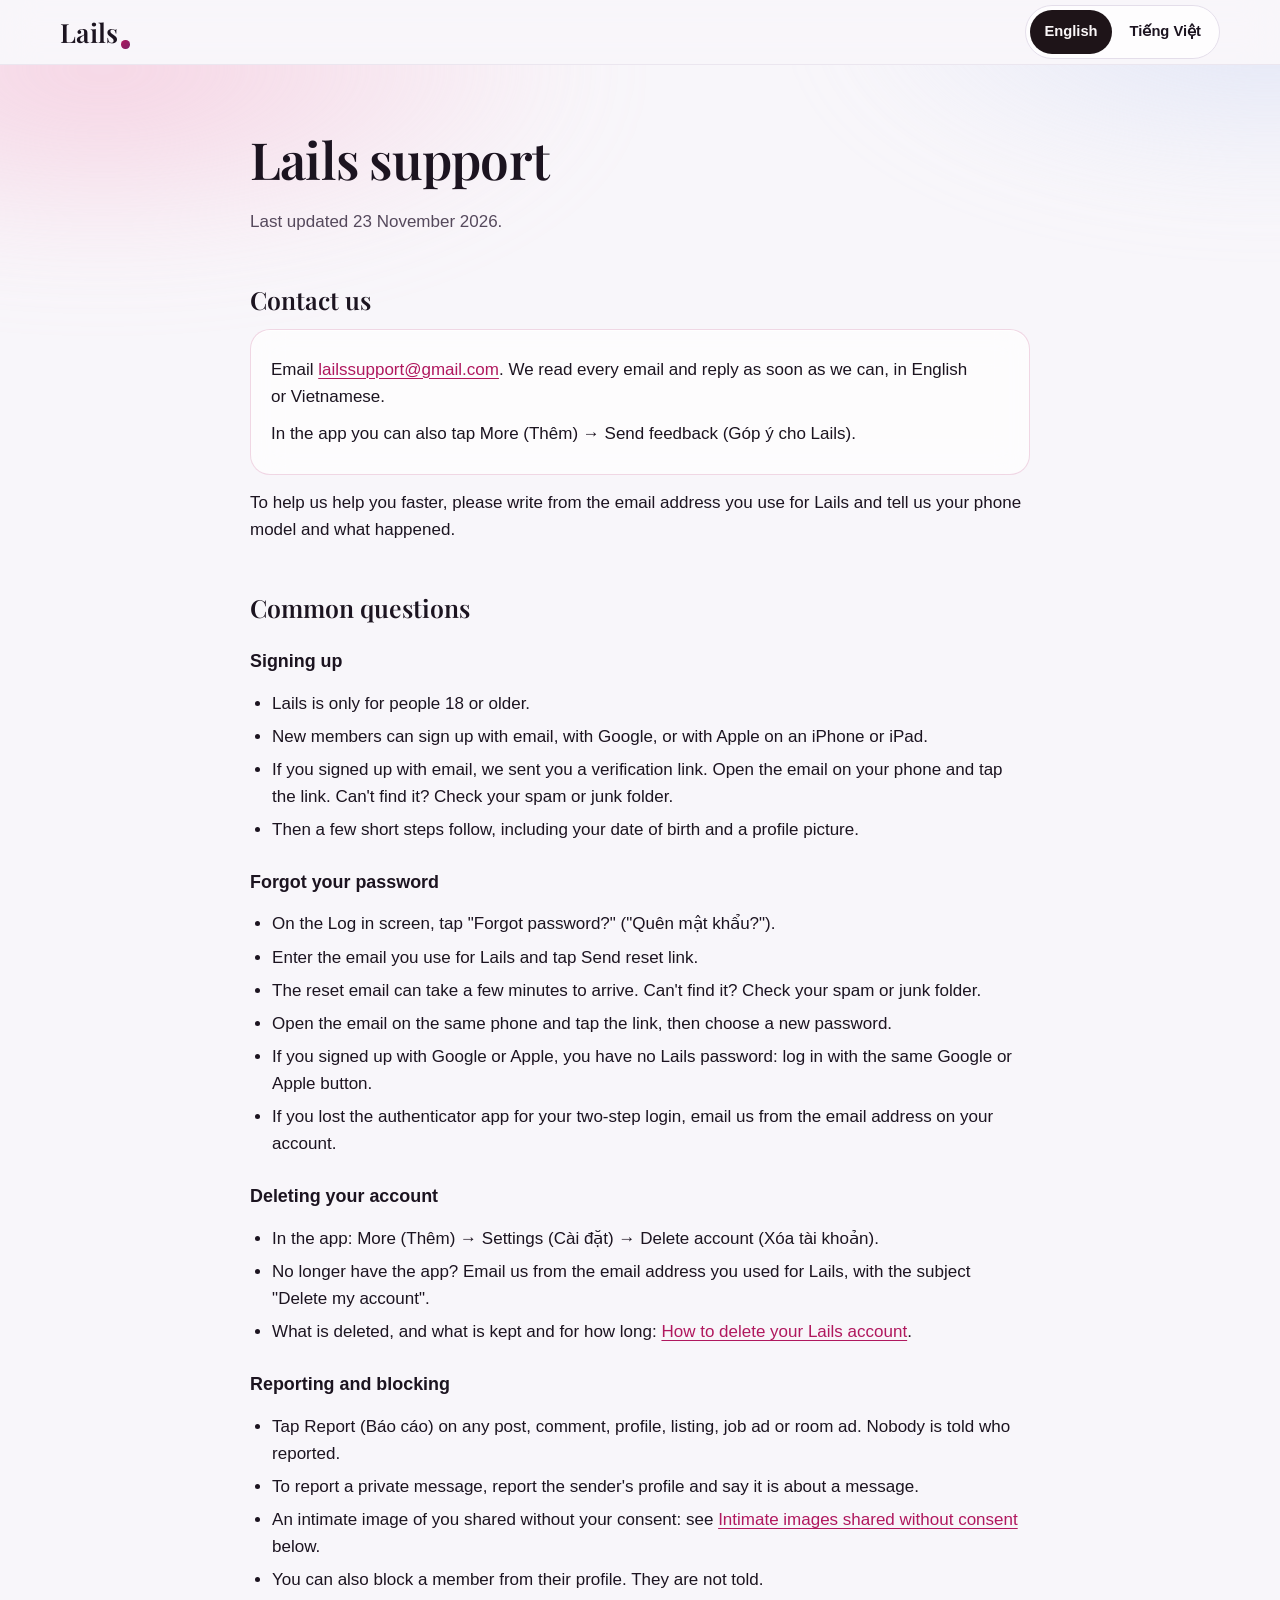
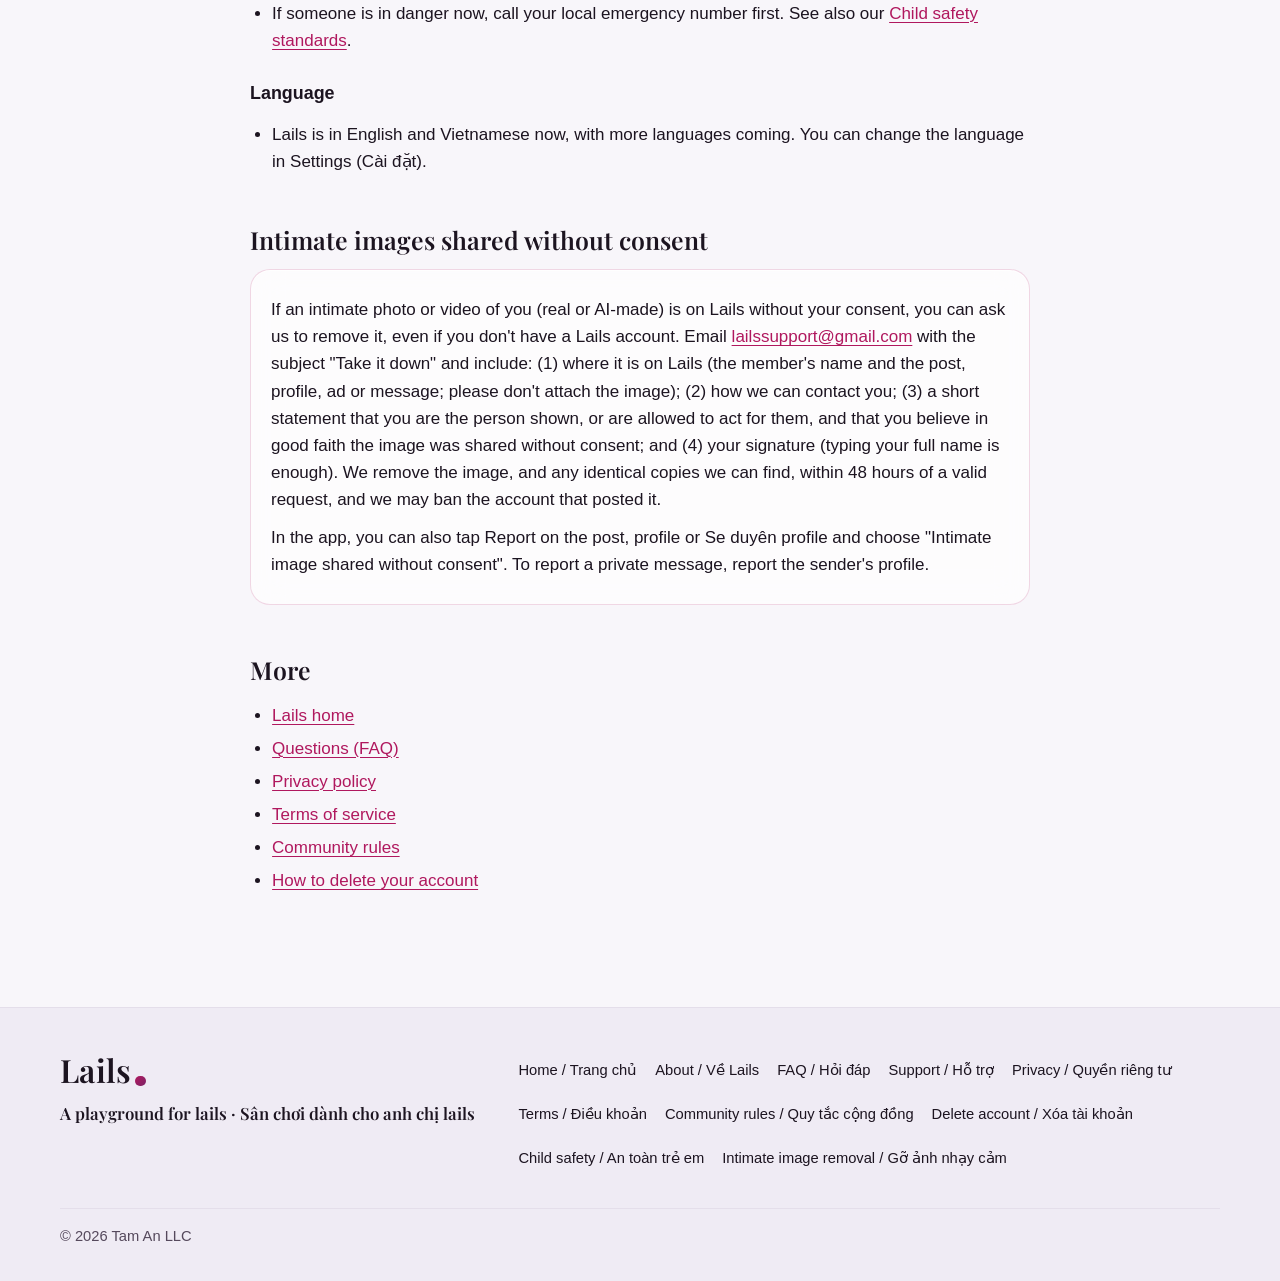
<file: support.html>
<!doctype html>
<html lang="en">
<head>
<meta charset="utf-8">
<meta name="viewport" content="width=device-width,initial-scale=1">
<meta name="color-scheme" content="light dark">
<meta name="description" content="Lails support: how to contact us and answers to common questions. Hỗ trợ Lails.">
<title>Lails Support</title>
<meta name="theme-color" content="#FBF7F8" media="(prefers-color-scheme: light)">
<meta name="theme-color" content="#120C10" media="(prefers-color-scheme: dark)">
<link rel="canonical" href="https://lailsapp.com/support.html">
<meta property="og:type" content="website">
<meta property="og:site_name" content="Lails">
<meta property="og:title" content="Lails Support">
<meta property="og:description" content="Lails support: how to contact us and answers to common questions. Hỗ trợ Lails.">
<meta property="og:url" content="https://lailsapp.com/support.html">
<meta property="og:image" content="https://lailsapp.com/img/og-lails.jpg">
<meta property="og:image:type" content="image/jpeg">
<meta property="og:image:width" content="1200">
<meta property="og:image:height" content="630">
<meta property="og:image:alt" content="The Lails app icon on Lails pink, with the words: Lails, the social app for nail technicians. Ứng dụng mạng xã hội cho thợ nail.">
<meta property="og:locale" content="en_US">
<meta property="og:locale:alternate" content="vi_VN">
<meta name="twitter:card" content="summary_large_image">
<meta name="twitter:title" content="Lails Support">
<meta name="twitter:description" content="Lails support: how to contact us and answers to common questions. Hỗ trợ Lails.">
<meta name="twitter:image" content="https://lailsapp.com/img/og-lails.jpg">
<meta name="twitter:image:alt" content="The Lails app icon on Lails pink, with the words: Lails, the social app for nail technicians. Ứng dụng mạng xã hội cho thợ nail.">
<link rel="stylesheet" href="styles.css">
</head>
<body class="switch" data-season="winter">
<header class="site-head">
<div class="wrap head-row">
<a class="brand" href="index.html">Lails</a>
<nav class="lang" aria-label="Language / Ngôn ngữ"><a href="#en" hreflang="en" lang="en">English</a><a href="#vi" hreflang="vi" lang="vi">Tiếng Việt</a></nav>
</div>
</header>

<main class="doc-top">
<div class="doc">
<section id="en" lang="en">
<h1>Lails support</h1>
<p class="muted">Last updated 23 November 2026.</p>

<h2>Contact us</h2>
<div class="box">
<p>Email <a href="mailto:lailssupport@gmail.com">lailssupport@gmail.com</a>. We read every email and reply as soon as we can, in English or Vietnamese.</p>
<p>In the app you can also tap More (Thêm) → Send feedback (Góp ý cho Lails).</p>
</div>
<p>To help us help you faster, please write from the email address you use for Lails and tell us your phone model and what happened.</p>

<h2>Common questions</h2>

<h3>Signing up</h3>
<ul>
<li>Lails is only for people 18 or older.</li>
<li>New members can sign up with email, with Google, or with Apple on an iPhone or iPad.</li>
<li>If you signed up with email, we sent you a verification link. Open the email on your phone and tap the link. Can't find it? Check your spam or junk folder.</li>
<li>Then a few short steps follow, including your date of birth and a profile picture.</li>
</ul>

<h3>Forgot your password</h3>
<ul>
<li>On the Log in screen, tap "Forgot password?" ("Quên mật khẩu?").</li>
<li>Enter the email you use for Lails and tap Send reset link.</li>
<li>The reset email can take a few minutes to arrive. Can't find it? Check your spam or junk folder.</li>
<li>Open the email on the same phone and tap the link, then choose a new password.</li>
<li>If you signed up with Google or Apple, you have no Lails password: log in with the same Google or Apple button.</li>
<li>If you lost the authenticator app for your two-step login, email us from the email address on your account.</li>
</ul>

<h3>Deleting your account</h3>
<ul>
<li>In the app: More (Thêm) → Settings (Cài đặt) → Delete account (Xóa tài khoản).</li>
<li>No longer have the app? Email us from the email address you used for Lails, with the subject "Delete my account".</li>
<li>What is deleted, and what is kept and for how long: <a href="delete-account.html">How to delete your Lails account</a>.</li>
</ul>

<h3>Reporting and blocking</h3>
<ul>
<li>Tap Report (Báo cáo) on any post, comment, profile, listing, job ad or room ad. Nobody is told who reported.</li>
<li>To report a private message, report the sender's profile and say it is about a message.</li>
<li>An intimate image of you shared without your consent: see <a href="#take-it-down">Intimate images shared without consent</a> below.</li>
<li>You can also block a member from their profile. They are not told.</li>
<li>If someone is in danger now, call your local emergency number first. See also our <a href="child-safety.html">Child safety standards</a>.</li>
</ul>

<h3>Language</h3>
<ul>
<li>Lails is in English and Vietnamese now, with more languages coming. You can change the language in Settings (Cài đặt).</li>
</ul>

<h2 id="take-it-down">Intimate images shared without consent</h2>
<div class="box">
<p>If an intimate photo or video of you (real or AI-made) is on Lails without your consent, you can ask us to remove it, even if you don't have a Lails account. Email <a href="mailto:lailssupport@gmail.com">lailssupport@gmail.com</a> with the subject "Take it down" and include: (1) where it is on Lails (the member's name and the post, profile, ad or message; please don't attach the image); (2) how we can contact you; (3) a short statement that you are the person shown, or are allowed to act for them, and that you believe in good faith the image was shared without consent; and (4) your signature (typing your full name is enough). We remove the image, and any identical copies we can find, within 48 hours of a valid request, and we may ban the account that posted it.</p>
<p>In the app, you can also tap Report on the post, profile or Se duyên profile and choose "Intimate image shared without consent". To report a private message, report the sender's profile.</p>
</div>

<h2>More</h2>
<ul>
<li><a href="index.html">Lails home</a></li>
<li><a href="index.html#faq">Questions (FAQ)</a></li>
<li><a href="privacy.html">Privacy policy</a></li>
<li><a href="terms.html">Terms of service</a></li>
<li><a href="community-rules.html">Community rules</a></li>
<li><a href="delete-account.html">How to delete your account</a></li>
</ul>
</section>

<hr class="lang-divider">

<section id="vi" lang="vi">
<h2>Hỗ trợ Lails</h2>
<p class="muted">Cập nhật lần cuối ngày 23 tháng 11 năm 2026.</p>

<h3>Liên hệ</h3>
<div class="box">
<p>Email: <a href="mailto:lailssupport@gmail.com">lailssupport@gmail.com</a>. Chúng tôi đọc mọi email và trả lời sớm nhất có thể, bằng tiếng Việt hoặc tiếng Anh.</p>
<p>Trong ứng dụng, bạn cũng có thể bấm Thêm → Góp ý cho Lails.</p>
</div>
<p>Để chúng tôi giúp bạn nhanh hơn, hãy gửi từ địa chỉ email bạn dùng cho Lails, và cho biết loại điện thoại của bạn cùng chuyện đã xảy ra.</p>

<h3>Đăng ký</h3>
<ul>
<li>Lails chỉ dành cho người từ 18 tuổi trở lên.</li>
<li>Thành viên mới có thể đăng ký bằng email, bằng Google, hoặc bằng Apple trên iPhone hay iPad.</li>
<li>Nếu tài khoản của bạn dùng email, chúng tôi đã gửi cho bạn một liên kết xác nhận. Hãy mở email trên điện thoại và nhấn vào liên kết. Không thấy email? Hãy kiểm tra thư mục spam hoặc thư rác.</li>
<li>Sau đó có vài bước ngắn, trong đó có ngày sinh và ảnh đại diện.</li>
</ul>

<h3>Quên mật khẩu</h3>
<ul>
<li>Ở màn hình đăng nhập, bấm "Quên mật khẩu?".</li>
<li>Nhập email bạn dùng cho Lails rồi bấm Gửi liên kết đặt lại.</li>
<li>Email đặt lại mật khẩu có thể mất vài phút mới đến. Không thấy email? Hãy kiểm tra thư mục spam hoặc thư rác.</li>
<li>Mở email trên cùng điện thoại đó, nhấn vào liên kết, rồi chọn mật khẩu mới.</li>
<li>Nếu bạn đăng ký bằng Google hoặc Apple, bạn không có mật khẩu Lails: hãy đăng nhập bằng đúng nút Google hoặc Apple đó.</li>
<li>Nếu bạn mất ứng dụng xác thực dùng cho đăng nhập hai bước, hãy email cho chúng tôi từ địa chỉ email của tài khoản.</li>
</ul>

<h3>Xóa tài khoản</h3>
<ul>
<li>Trong ứng dụng: Thêm → Cài đặt → Xóa tài khoản.</li>
<li>Không còn ứng dụng? Hãy email cho chúng tôi từ địa chỉ email bạn dùng cho Lails, với tiêu đề "Xóa tài khoản của tôi".</li>
<li>Những gì bị xóa, những gì được giữ lại và trong bao lâu: <a href="delete-account.html#vi">Cách xóa tài khoản Lails</a>.</li>
</ul>

<h3>Báo cáo và chặn</h3>
<ul>
<li>Bấm Báo cáo trên bất kỳ bài đăng, bình luận, trang cá nhân, tin rao, tin việc hay tin phòng nào. Không ai được biết ai đã báo cáo.</li>
<li>Để báo cáo một tin nhắn riêng, hãy báo cáo trang cá nhân của người gửi và ghi rõ là về tin nhắn.</li>
<li>Ảnh nhạy cảm của bạn bị chia sẻ khi bạn chưa đồng ý: xem <a href="#take-it-down-vi">Ảnh nhạy cảm bị chia sẻ khi chưa được đồng ý</a> bên dưới.</li>
<li>Bạn cũng có thể chặn một thành viên từ trang cá nhân của họ. Họ sẽ không được báo.</li>
<li>Nếu có ai đang gặp nguy hiểm, trước tiên, hãy gọi ngay số khẩn cấp tại nơi bạn ở. Xem thêm <a href="child-safety.html#vi">Tiêu chuẩn an toàn trẻ em</a>.</li>
</ul>

<h3>Ngôn ngữ</h3>
<ul>
<li>Lails hiện có tiếng Việt và tiếng Anh, sắp có thêm ngôn ngữ khác. Bạn có thể đổi ngôn ngữ trong Cài đặt.</li>
</ul>

<h3 id="take-it-down-vi">Ảnh nhạy cảm bị chia sẻ khi chưa được đồng ý</h3>
<div class="box">
<p>Nếu ảnh hoặc video nhạy cảm của bạn (thật hoặc do AI tạo) có trên Lails mà bạn không đồng ý, bạn có thể yêu cầu chúng tôi gỡ, kể cả khi bạn không có tài khoản Lails. Gửi email đến <a href="mailto:lailssupport@gmail.com">lailssupport@gmail.com</a> với tiêu đề "Take it down" và cho biết: (1) nội dung nằm ở đâu trên Lails (tên thành viên và bài đăng, hồ sơ, tin đăng hoặc tin nhắn; xin đừng gửi kèm ảnh); (2) cách liên lạc với bạn; (3) một câu xác nhận bạn là người trong ảnh, hoặc được phép thay mặt người đó, và bạn tin một cách trung thực rằng ảnh bị chia sẻ khi chưa được đồng ý; và (4) chữ ký của bạn (gõ họ tên đầy đủ là đủ). Chúng tôi gỡ ảnh, cùng mọi bản sao giống hệt mà chúng tôi tìm được, trong vòng 48 giờ sau khi nhận yêu cầu hợp lệ, và có thể khóa tài khoản đã đăng ảnh.</p>
<p>Trong ứng dụng, bạn cũng có thể bấm Báo cáo trên bài đăng, trang cá nhân hoặc hồ sơ Se duyên và chọn "Ảnh nhạy cảm bị chia sẻ khi chưa được đồng ý". Để báo cáo một tin nhắn riêng, hãy báo cáo trang cá nhân của người gửi.</p>
</div>

<h3>Thêm</h3>
<ul>
<li><a href="index.html#vi">Trang chủ Lails</a></li>
<li><a href="index.html#faq-vi">Hỏi đáp</a></li>
<li><a href="privacy.html#vi">Chính sách quyền riêng tư</a></li>
<li><a href="terms.html#vi">Điều khoản dịch vụ</a></li>
<li><a href="community-rules.html#vi">Quy tắc cộng đồng</a></li>
<li><a href="delete-account.html#vi">Cách xóa tài khoản Lails</a></li>
</ul>
</section>
</div>
</main>

<footer>
<div class="wrap foot">
<div>
<a class="brand" href="index.html">Lails</a>
<p class="foot-tag">A playground for lails · <span lang="vi">Sân chơi dành cho anh chị lails</span></p>
</div>
<nav aria-label="Lails pages / Các trang Lails">
<a href="index.html">Home / Trang chủ</a>
<a href="index.html#about">About / Về Lails</a>
<a href="index.html#faq">FAQ / Hỏi đáp</a>
<a href="support.html">Support / Hỗ trợ</a>
<a href="privacy.html">Privacy / Quyền riêng tư</a>
<a href="terms.html">Terms / Điều khoản</a>
<a href="community-rules.html">Community rules / Quy tắc cộng đồng</a>
<a href="delete-account.html">Delete account / Xóa tài khoản</a>
<a href="child-safety.html">Child safety / An toàn trẻ em</a>
<a href="support.html#take-it-down">Intimate image removal / Gỡ ảnh nhạy cảm</a>
</nav>
<p class="copy">© 2026 Tam An LLC</p>
</div>
</footer>
</body>
</html>
</file>
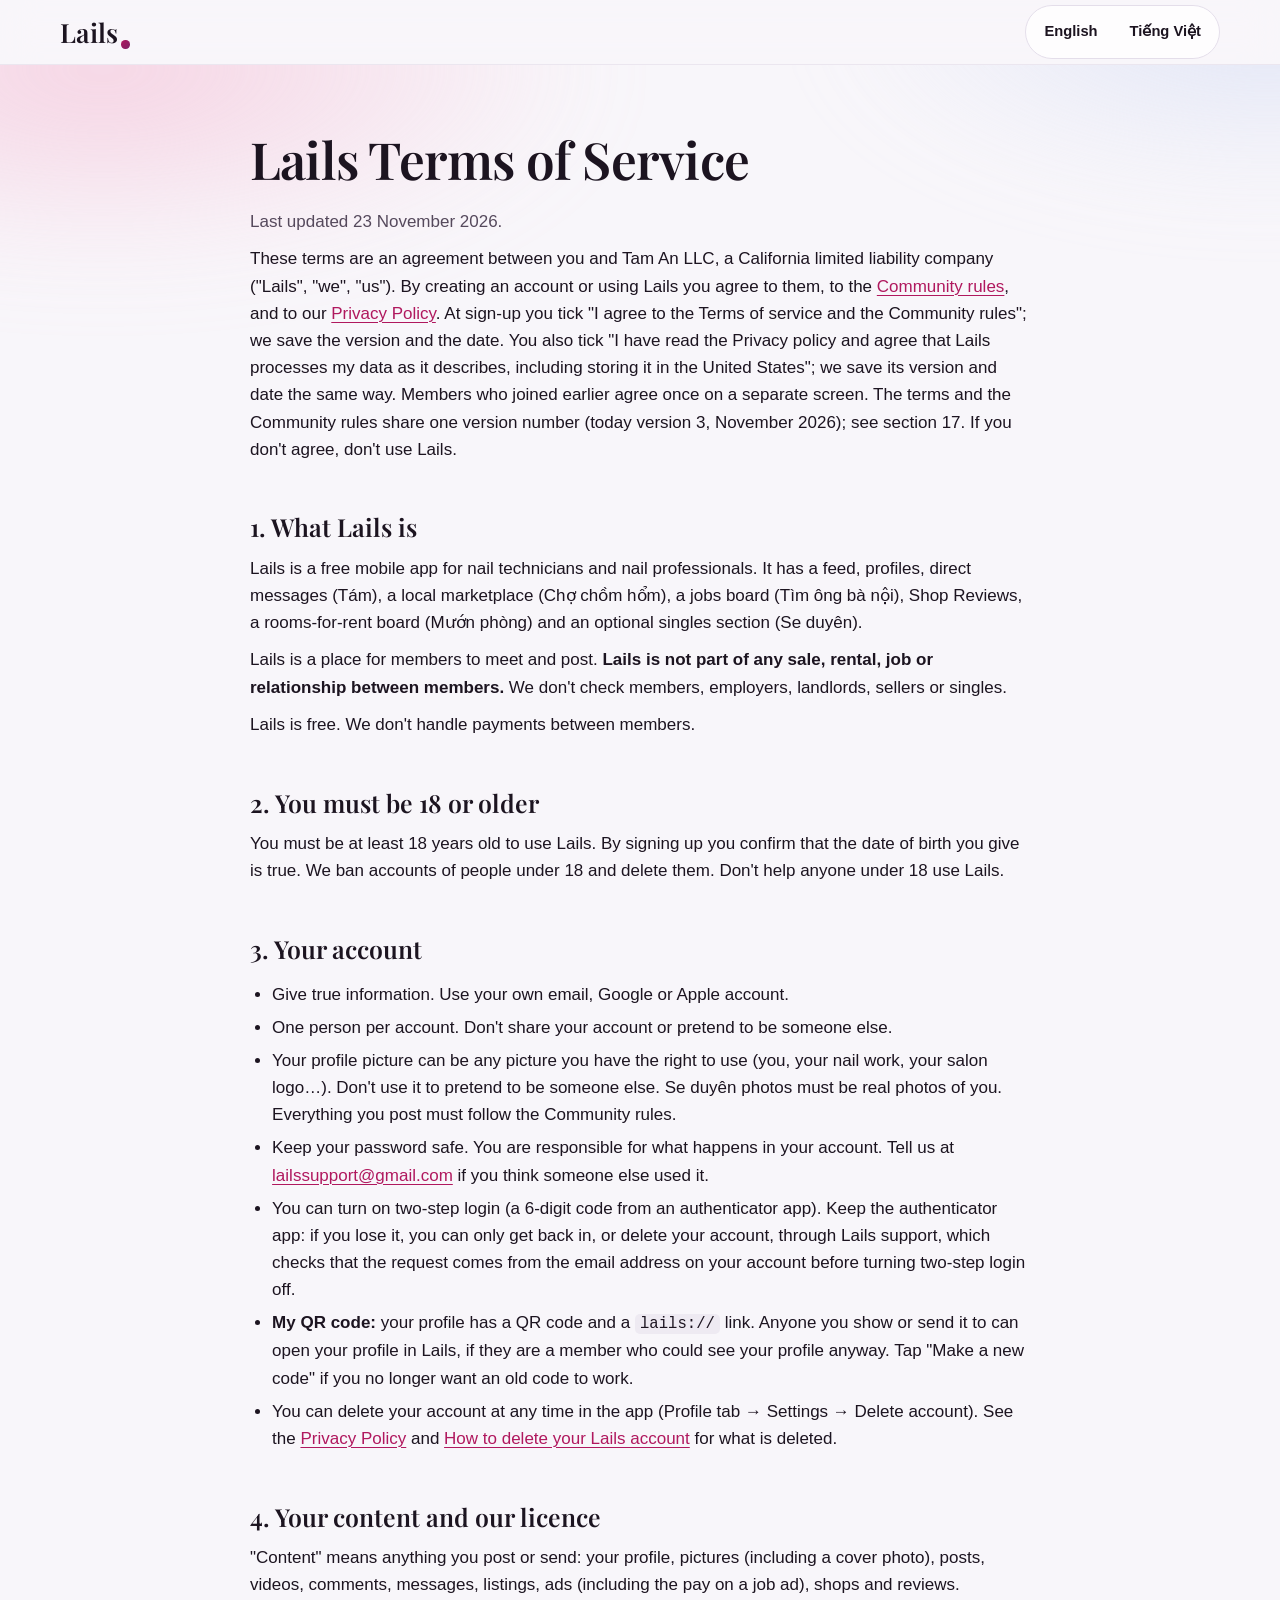
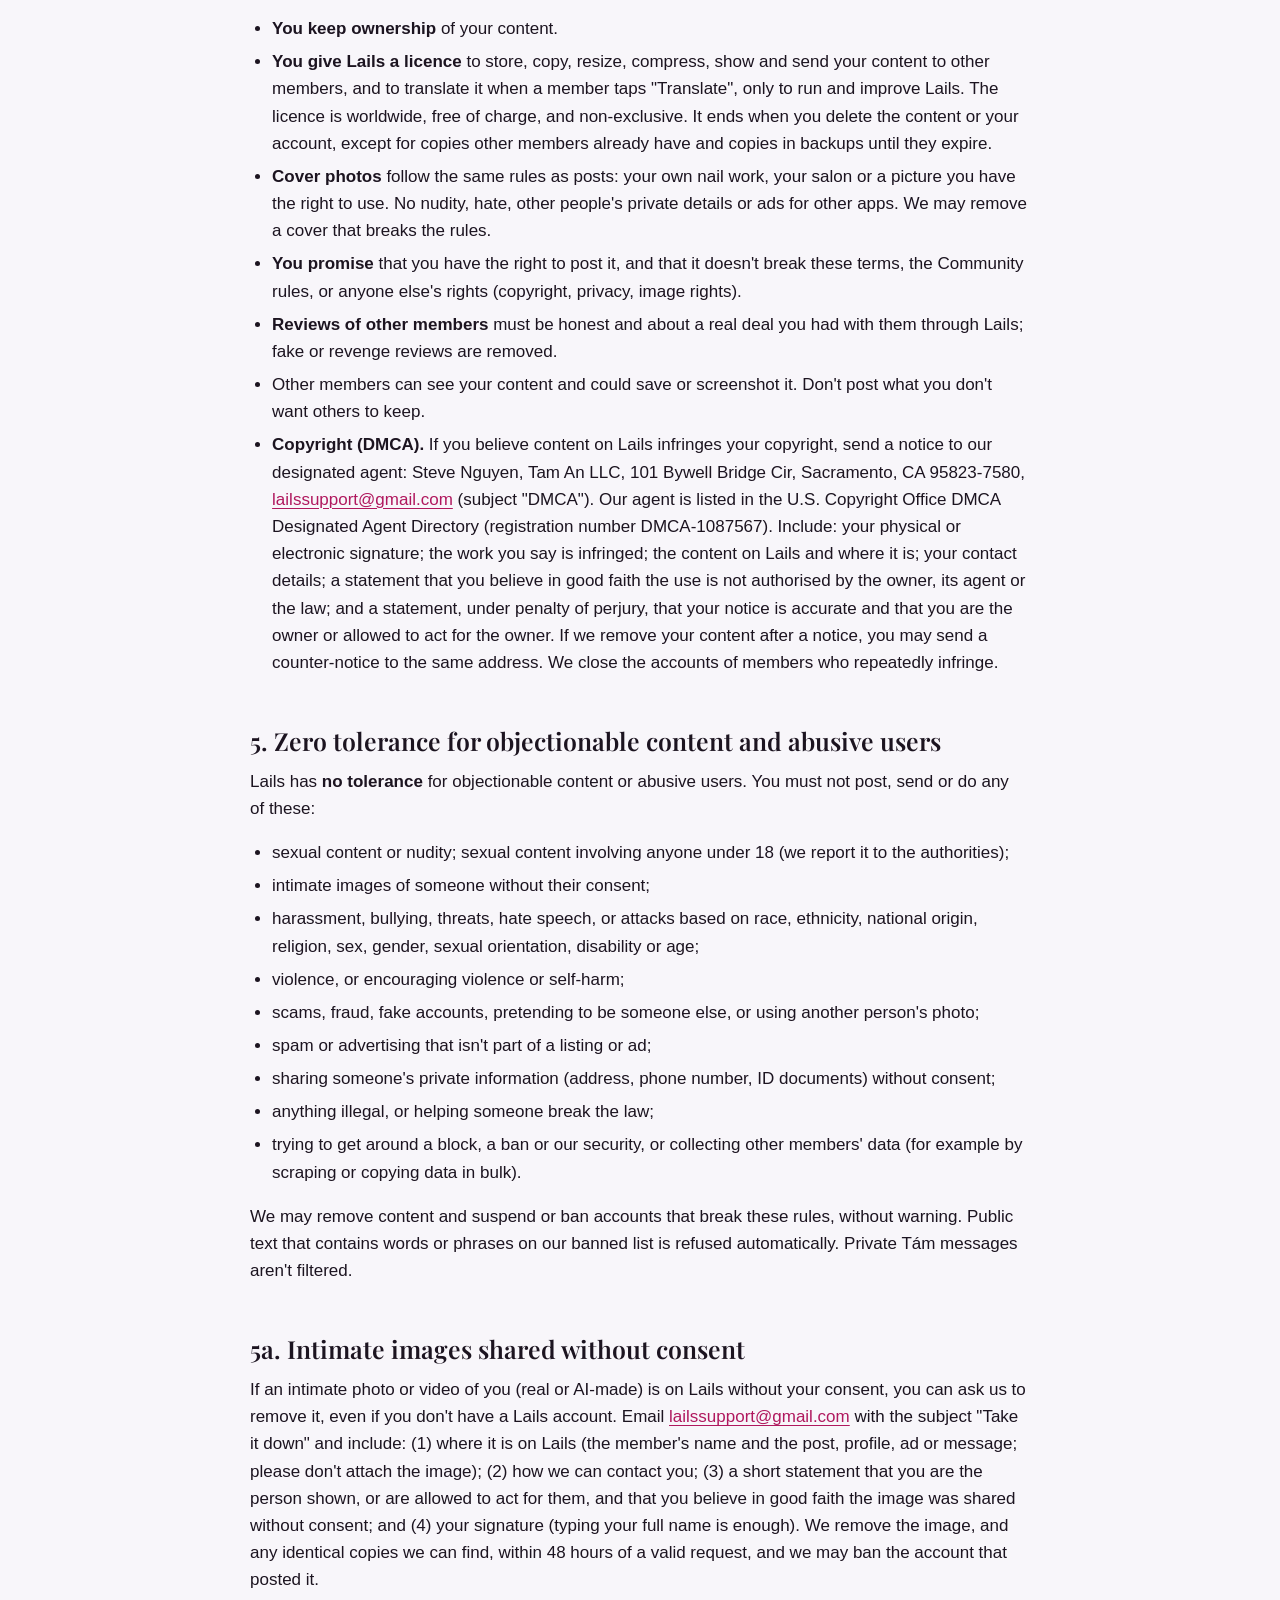
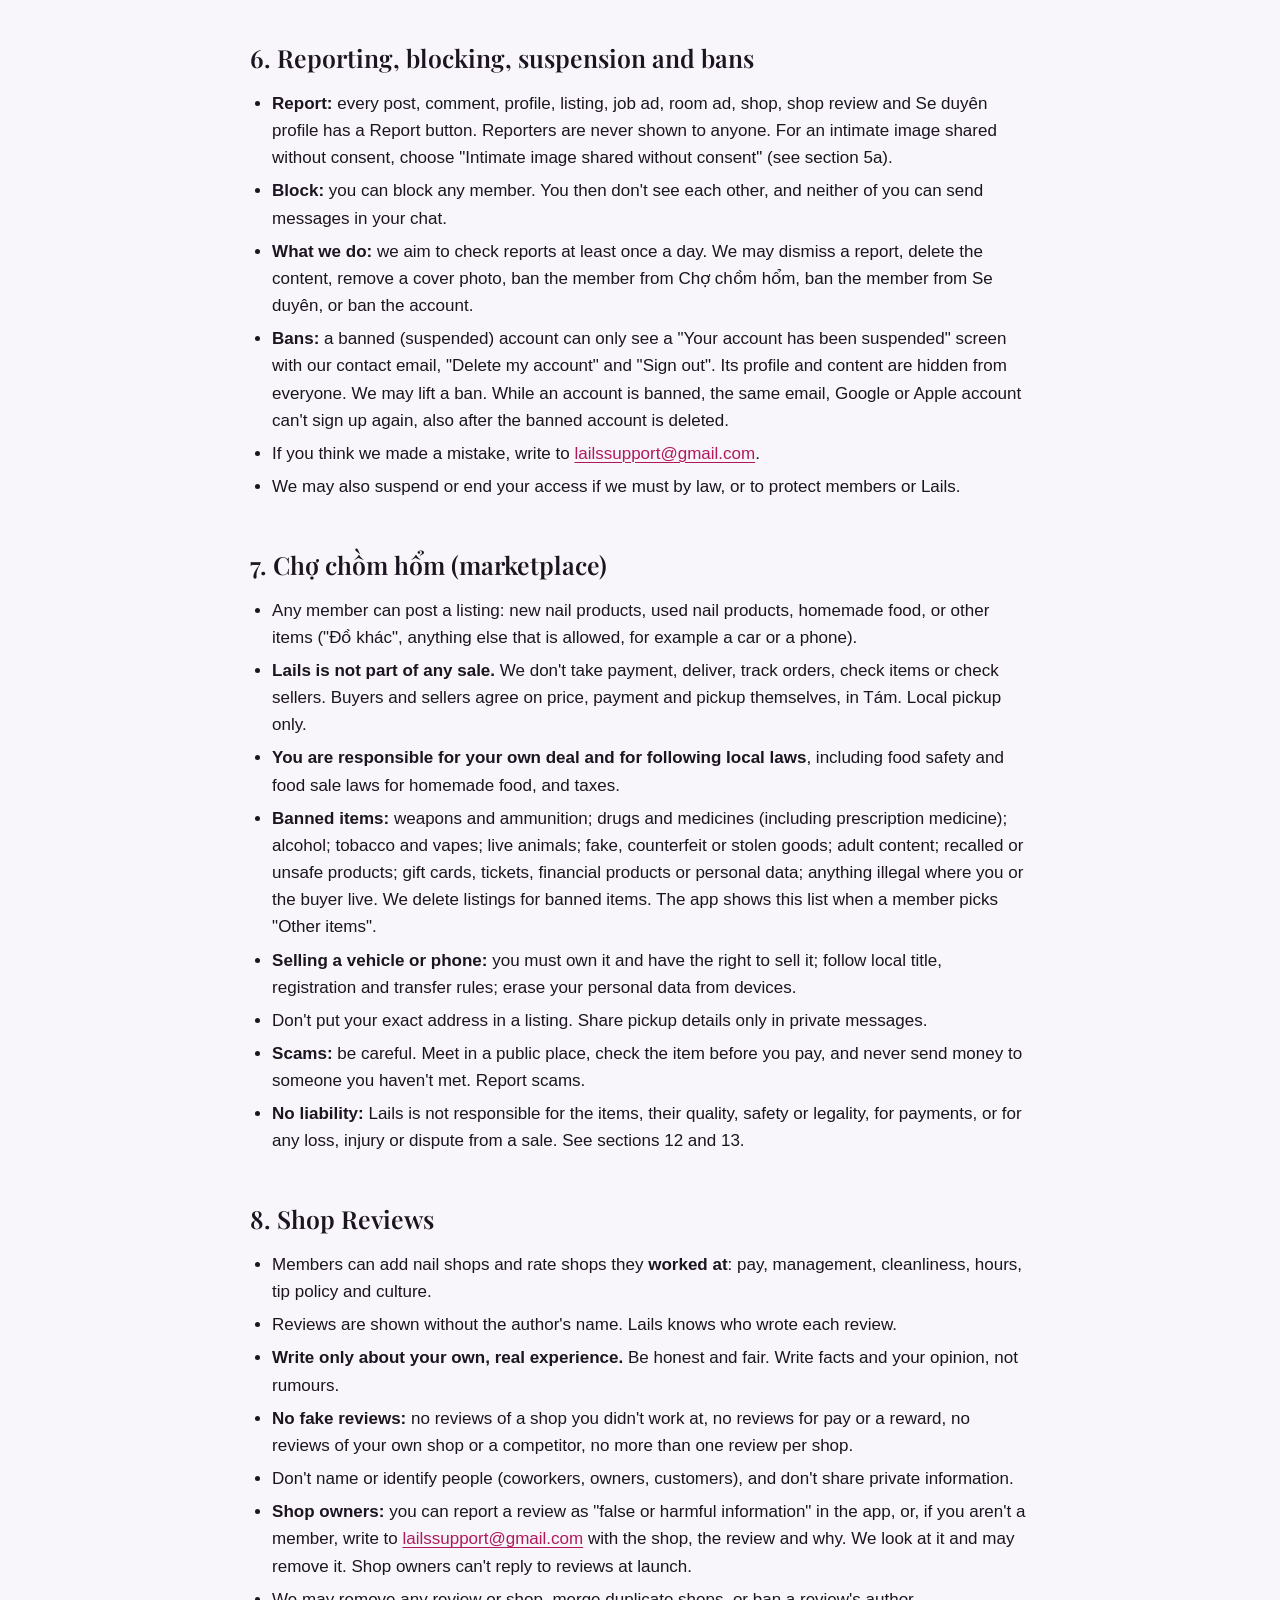
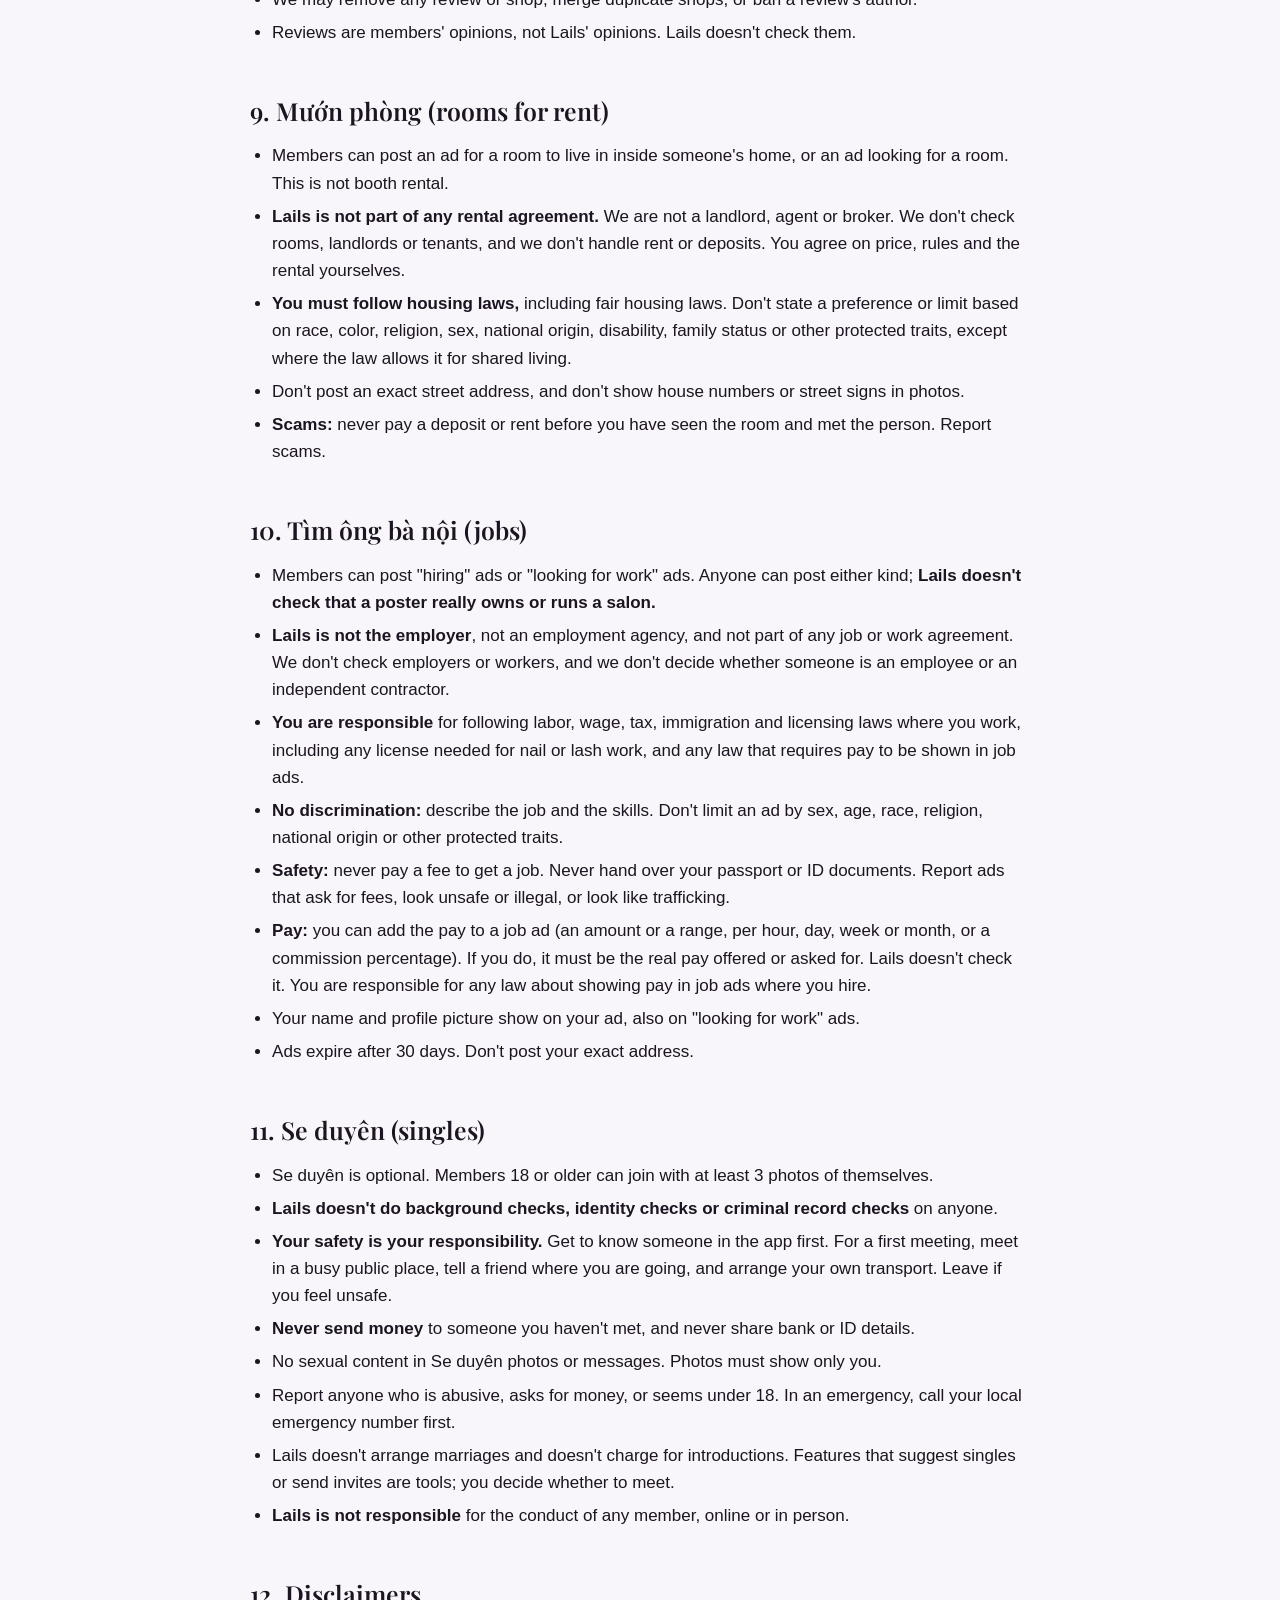
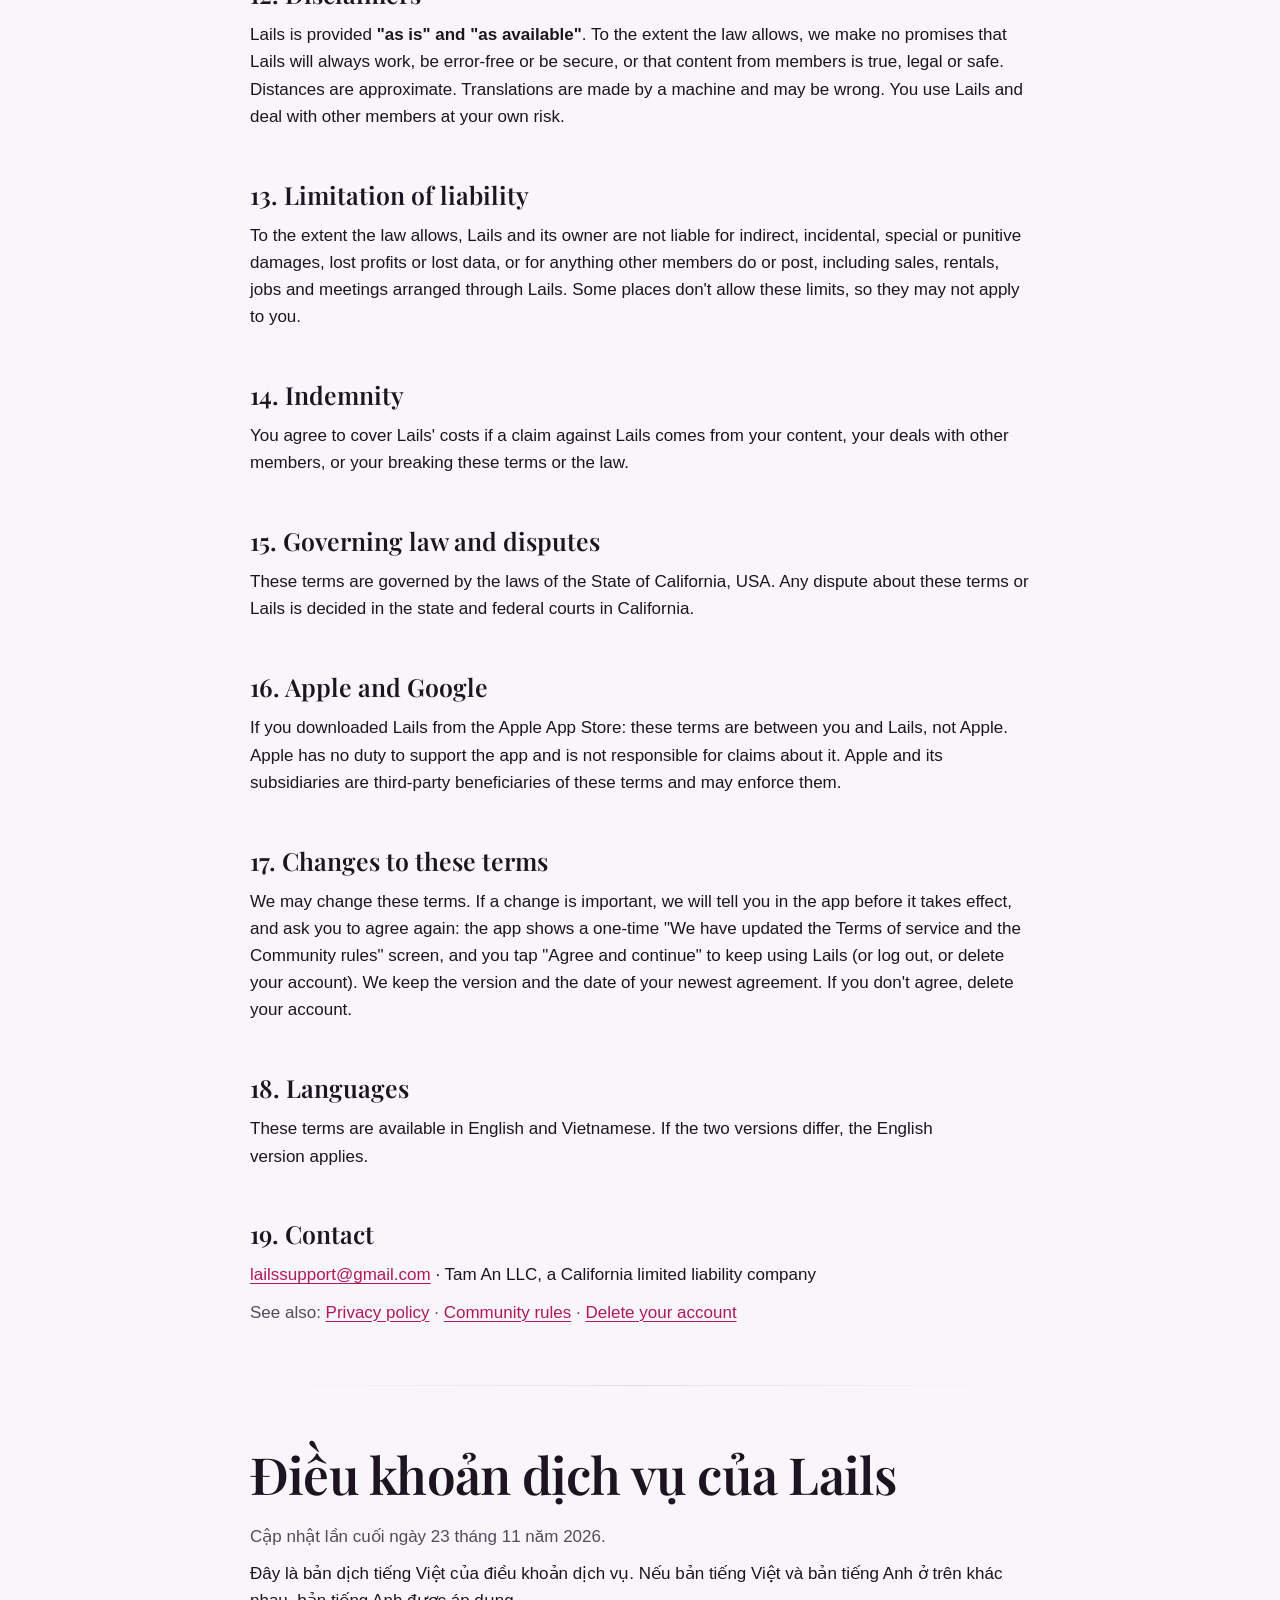
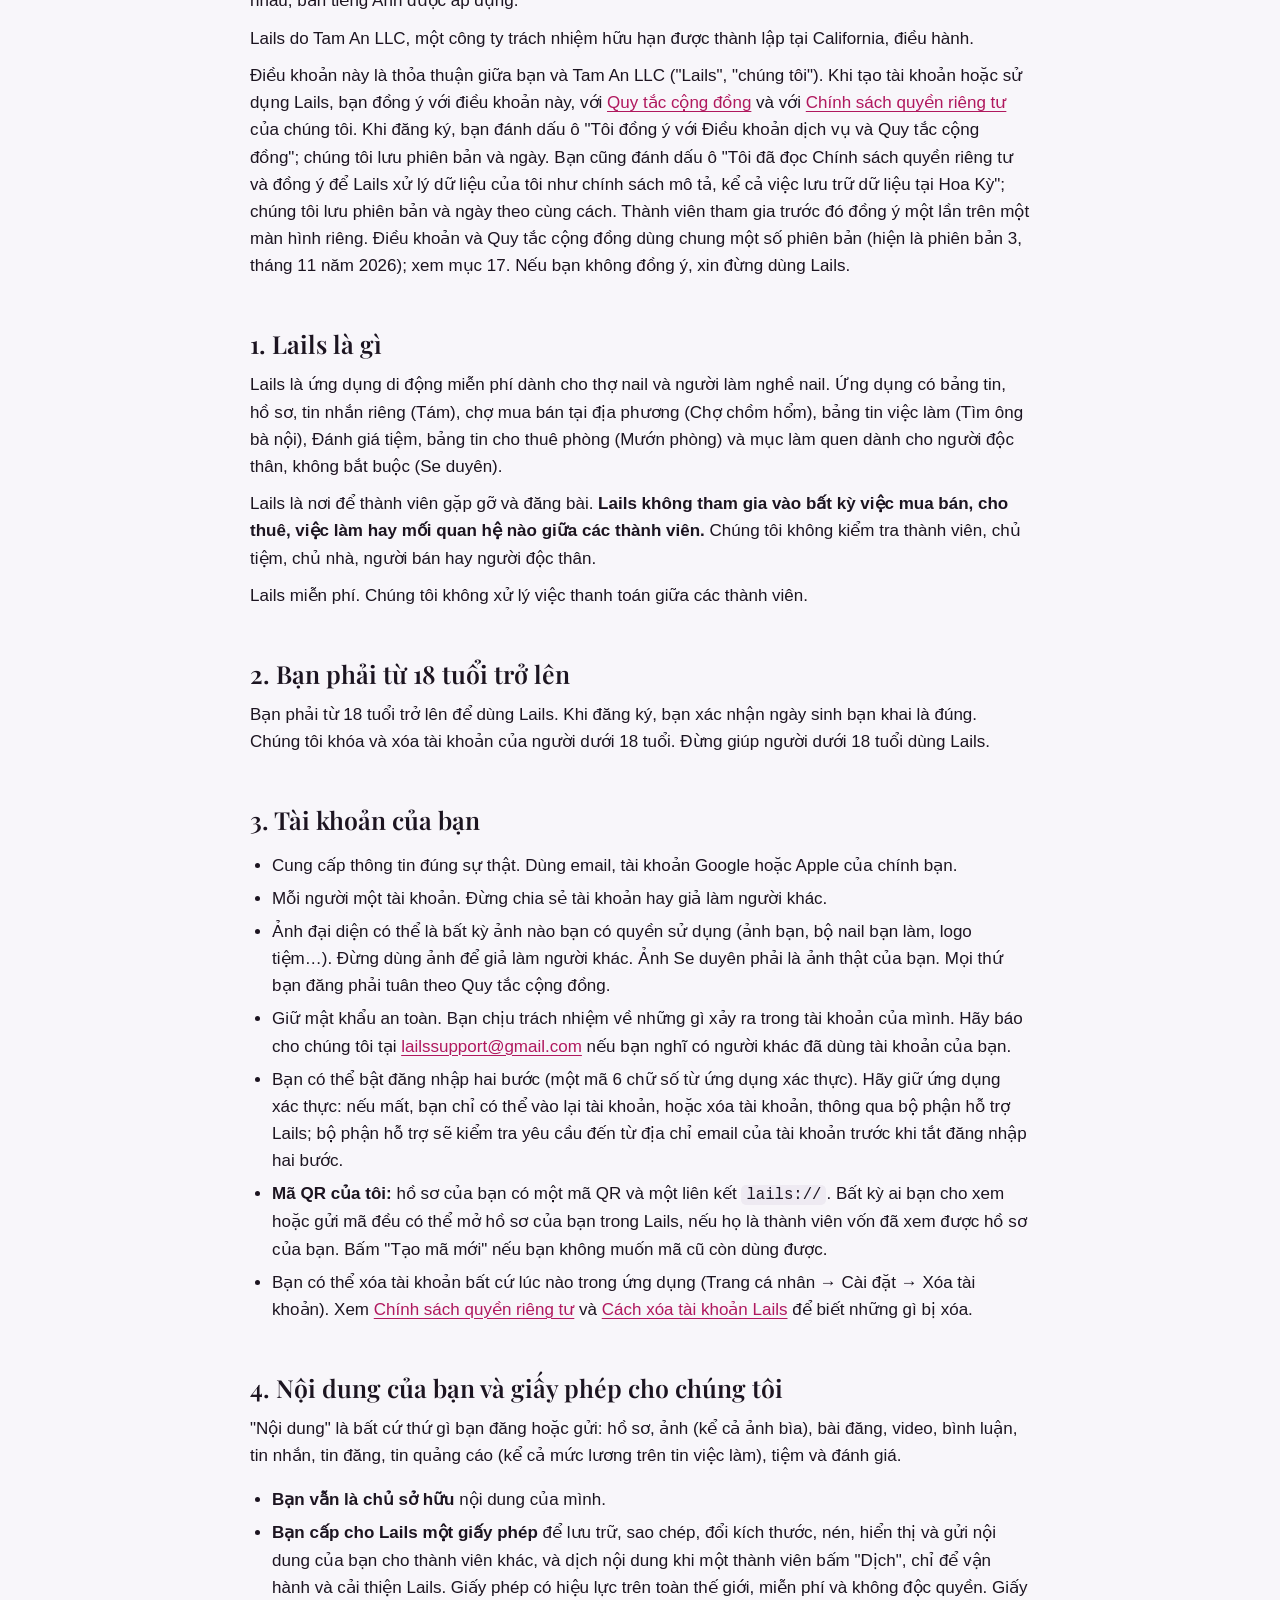
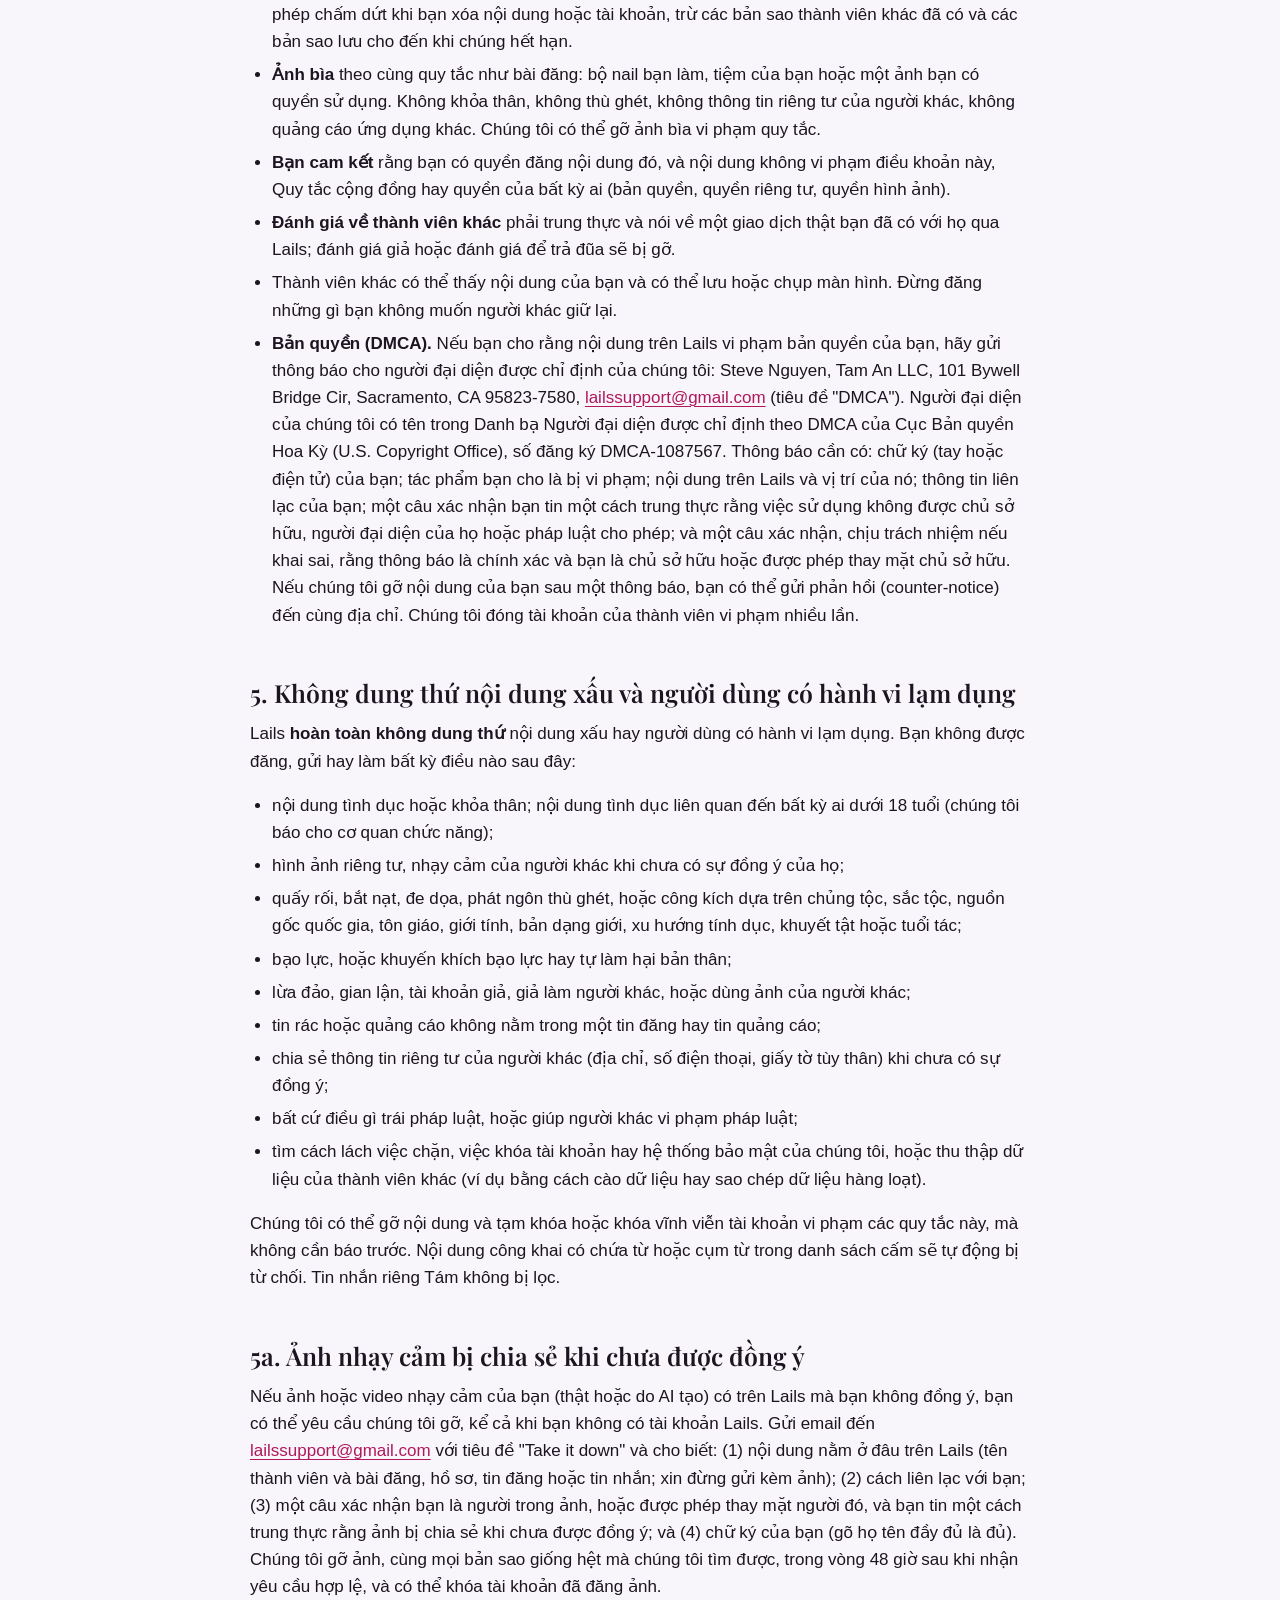
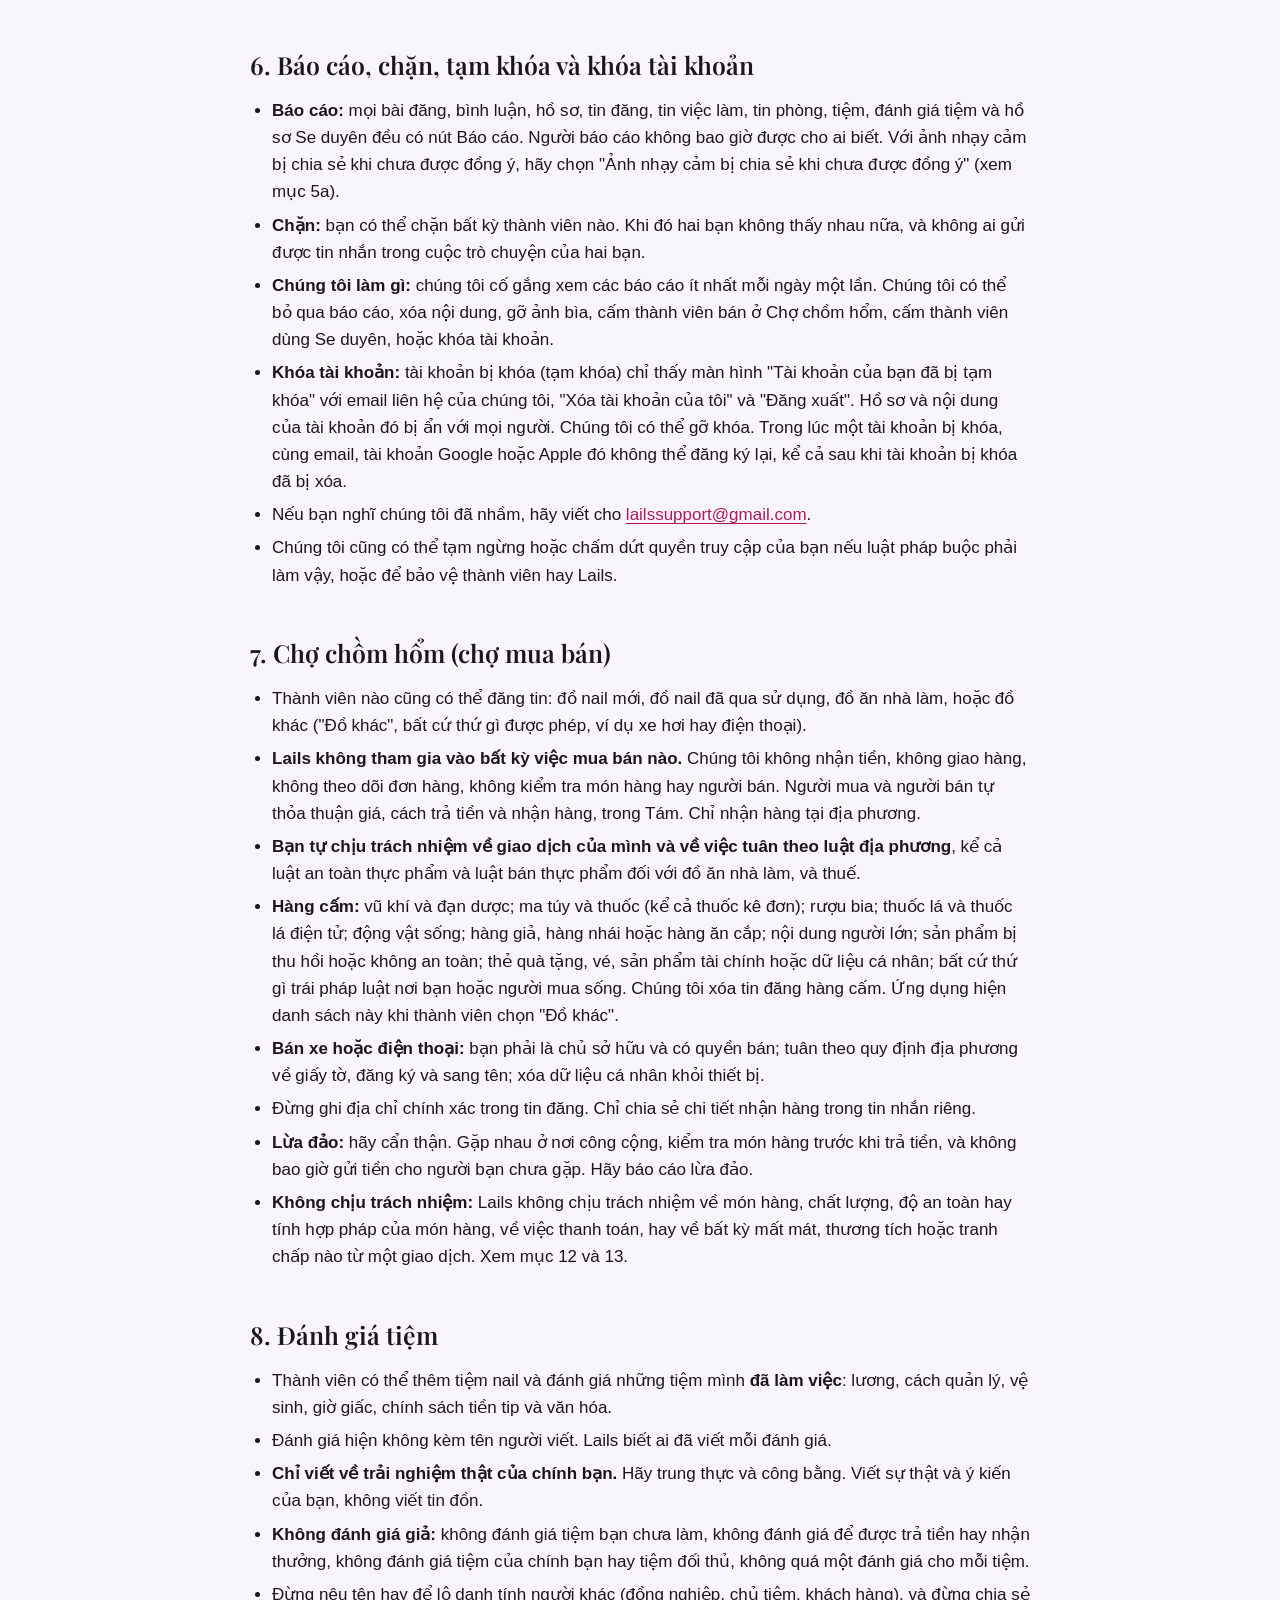
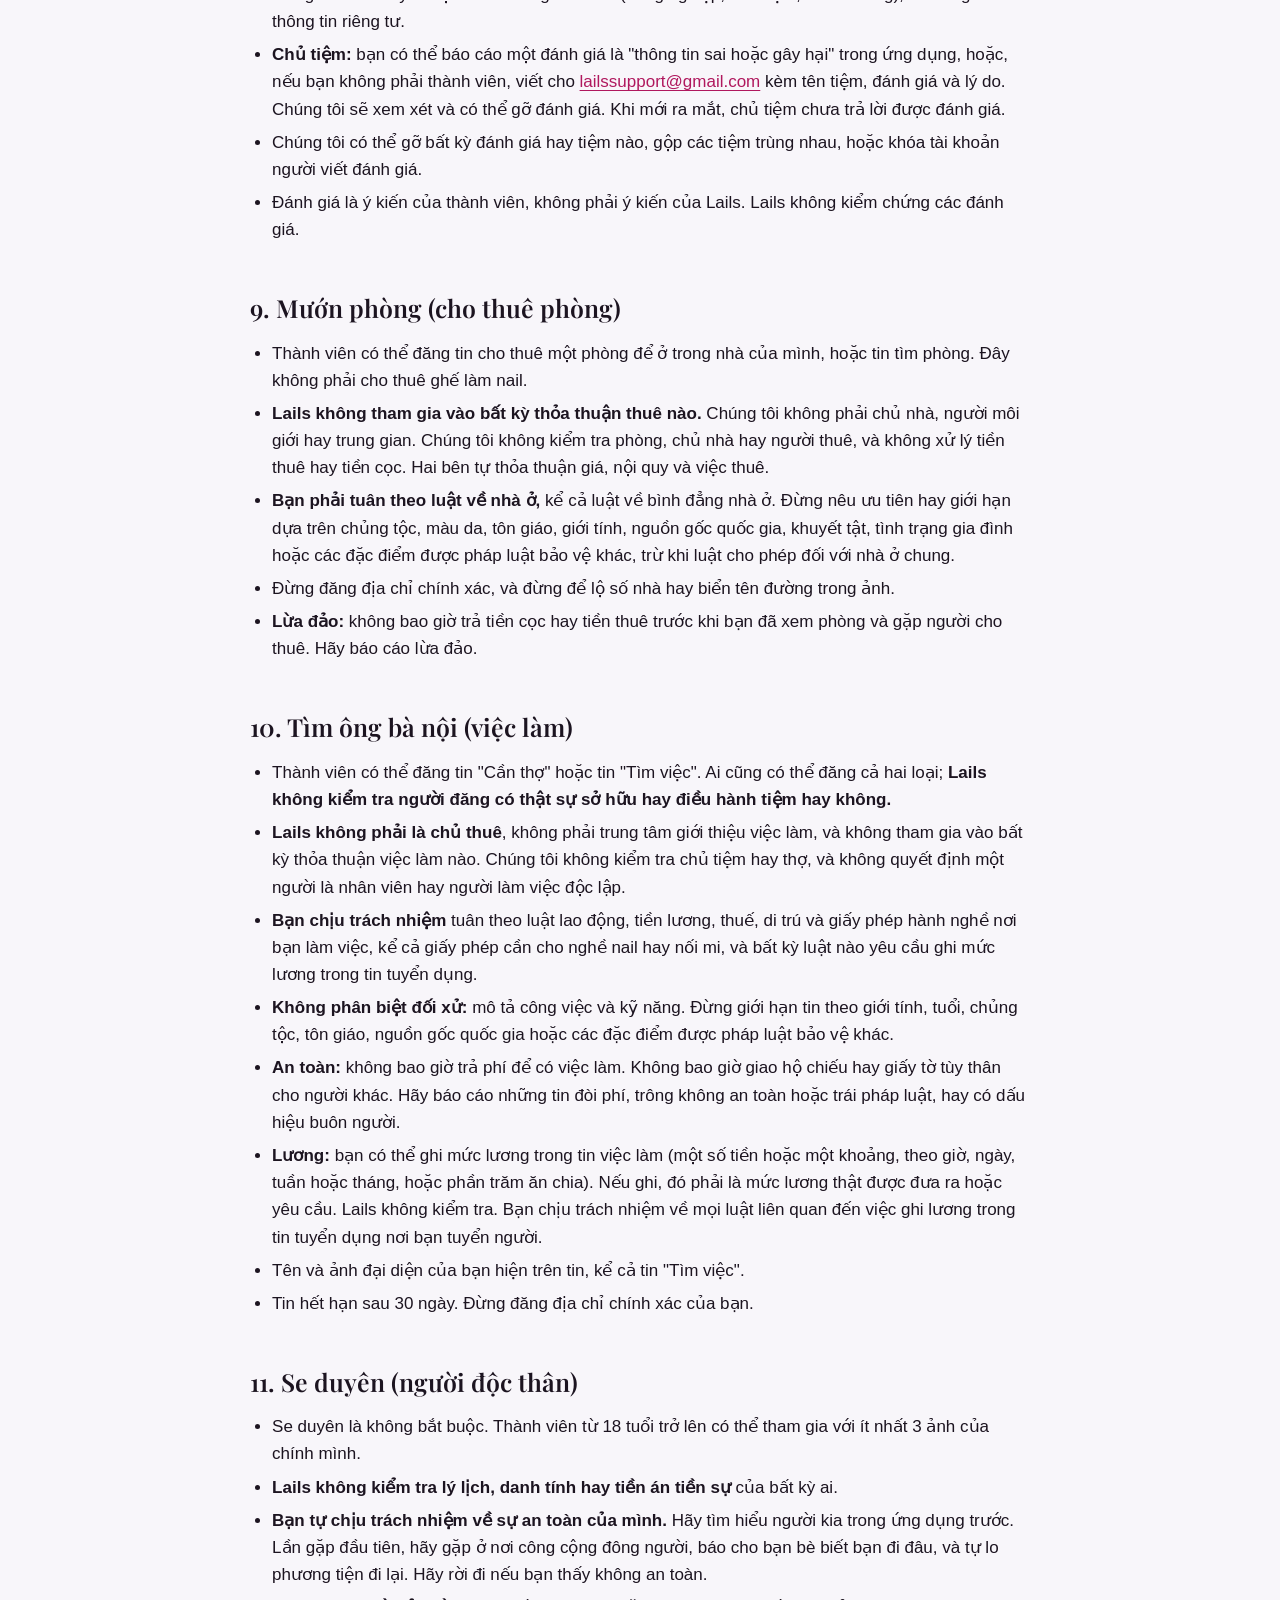
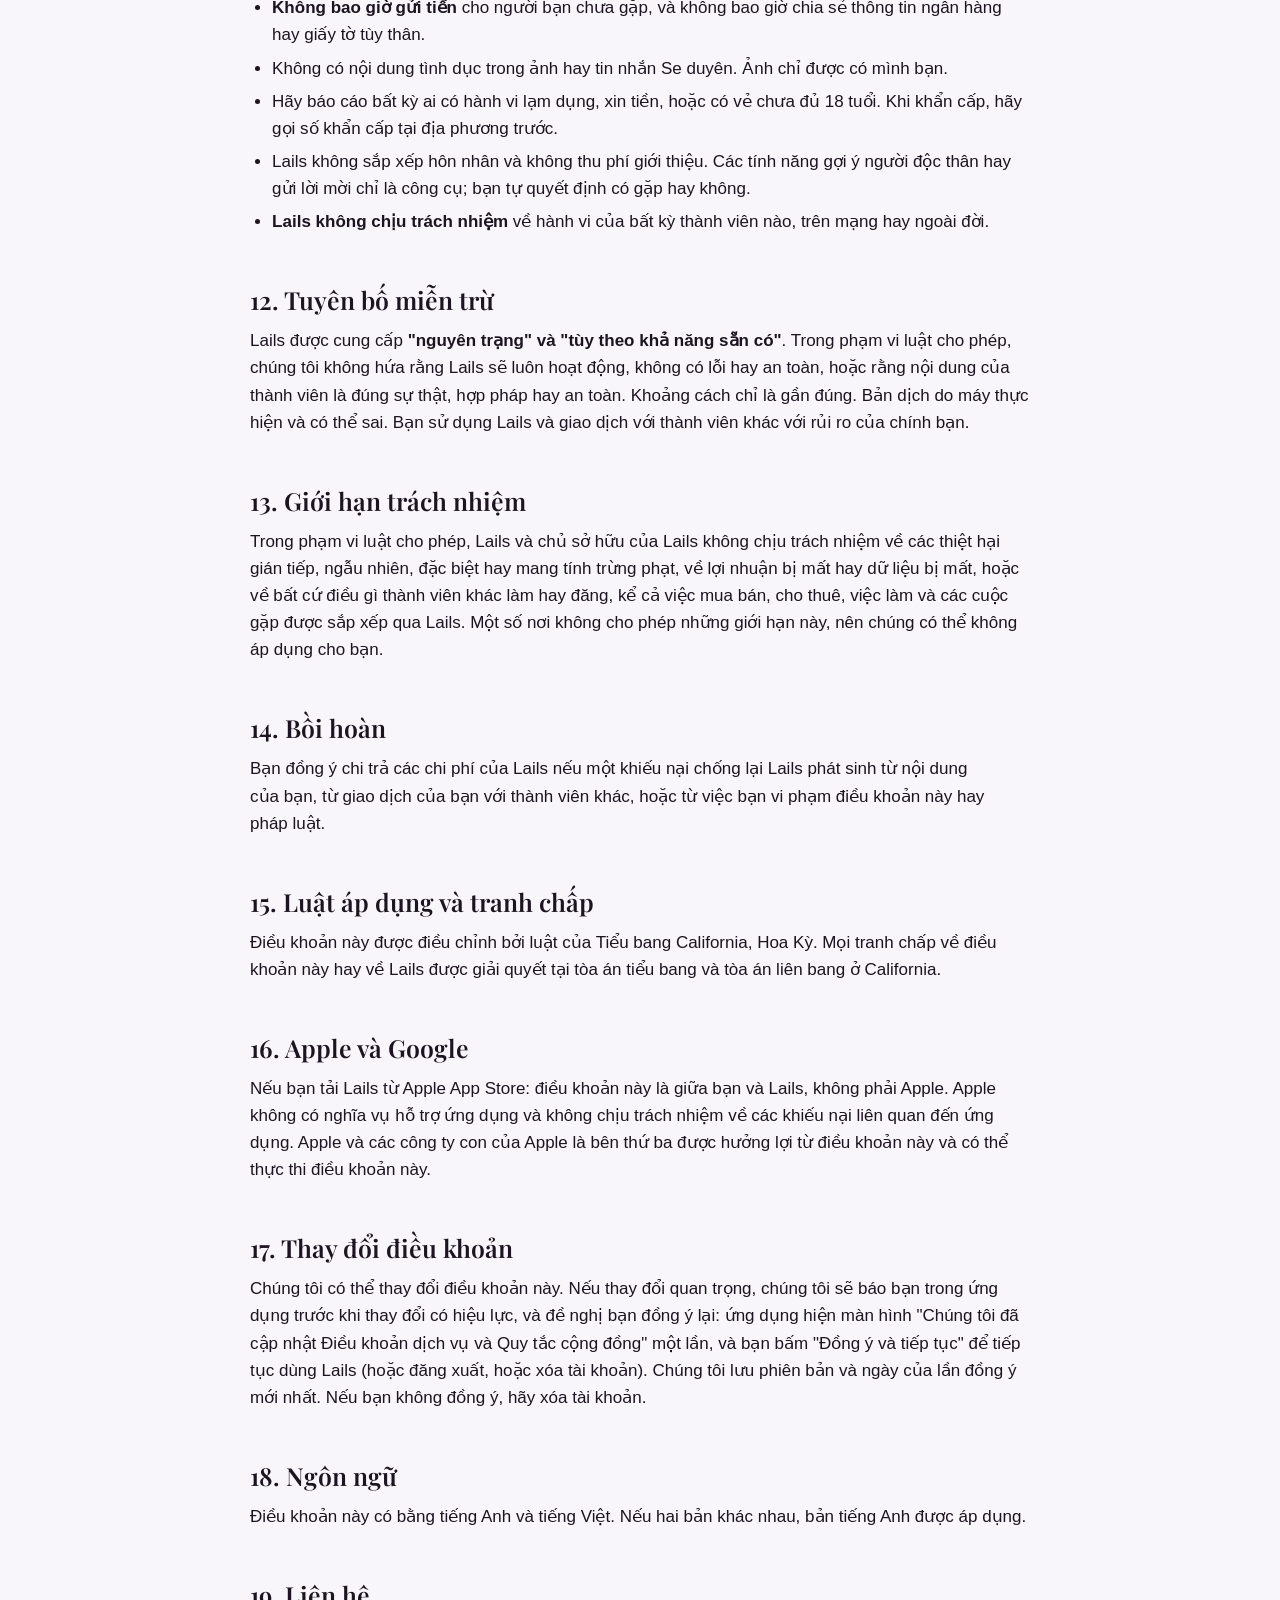
<file: terms.html>
<!doctype html>
<html lang="en">
<head>
<meta charset="utf-8">
<meta name="viewport" content="width=device-width,initial-scale=1">
<meta name="color-scheme" content="light dark">
<title>Lails Terms of Service</title>
<meta name="theme-color" content="#FBF7F8" media="(prefers-color-scheme: light)">
<meta name="theme-color" content="#120C10" media="(prefers-color-scheme: dark)">
<meta name="description" content="The terms for using Lails. Điều khoản dịch vụ của Lails.">
<link rel="canonical" href="https://lailsapp.com/terms.html">
<meta property="og:type" content="website">
<meta property="og:site_name" content="Lails">
<meta property="og:title" content="Lails Terms of Service">
<meta property="og:description" content="The terms for using Lails. Điều khoản dịch vụ của Lails.">
<meta property="og:url" content="https://lailsapp.com/terms.html">
<meta property="og:image" content="https://lailsapp.com/img/og-lails.jpg">
<meta property="og:image:type" content="image/jpeg">
<meta property="og:image:width" content="1200">
<meta property="og:image:height" content="630">
<meta property="og:image:alt" content="The Lails app icon on Lails pink, with the words: Lails, the social app for nail technicians. Ứng dụng mạng xã hội cho thợ nail.">
<meta property="og:locale" content="en_US">
<meta property="og:locale:alternate" content="vi_VN">
<meta name="twitter:card" content="summary_large_image">
<meta name="twitter:title" content="Lails Terms of Service">
<meta name="twitter:description" content="The terms for using Lails. Điều khoản dịch vụ của Lails.">
<meta name="twitter:image" content="https://lailsapp.com/img/og-lails.jpg">
<meta name="twitter:image:alt" content="The Lails app icon on Lails pink, with the words: Lails, the social app for nail technicians. Ứng dụng mạng xã hội cho thợ nail.">
<link rel="stylesheet" href="styles.css">
</head>
<body class="legal" data-season="winter">
<header class="site-head">
<div class="wrap head-row">
<a class="brand" href="index.html">Lails</a>
<nav class="lang" aria-label="Language / Ngôn ngữ"><a href="#en" hreflang="en" lang="en">English</a><a href="#vi" hreflang="vi" lang="vi">Tiếng Việt</a></nav>
</div>
</header>

<main class="doc-top">
<div class="doc">

<section id="en" lang="en">
<h1>Lails Terms of Service</h1>
<p class="muted">Last updated 23 November 2026.</p>
<p>These terms are an agreement between you and Tam An LLC, a California limited liability company ("Lails", "we", "us"). By creating an account or using Lails you agree to them, to the <a href="community-rules.html">Community rules</a>, and to our <a href="privacy.html">Privacy Policy</a>. At sign-up you tick "I agree to the Terms of service and the Community rules"; we save the version and the date. You also tick "I have read the Privacy policy and agree that Lails processes my data as it describes, including storing it in the United States"; we save its version and date the same way. Members who joined earlier agree once on a separate screen. The terms and the Community rules share one version number (today version 3, November 2026); see section 17. If you don't agree, don't use Lails.</p>

<h2>1. What Lails is</h2>
<p>Lails is a free mobile app for nail technicians and nail professionals. It has a feed, profiles, direct messages (Tám), a local marketplace (Chợ chồm hổm), a jobs board (Tìm ông bà nội), Shop Reviews, a rooms-for-rent board (Mướn phòng) and an optional singles section (Se duyên).</p>
<p>Lails is a place for members to meet and post. <b>Lails is not part of any sale, rental, job or relationship between members.</b> We don't check members, employers, landlords, sellers or singles.</p>
<p>Lails is free. We don't handle payments between members.</p>

<h2>2. You must be 18 or older</h2>
<p>You must be at least 18 years old to use Lails. By signing up you confirm that the date of birth you give is true. We ban accounts of people under 18 and delete them. Don't help anyone under 18 use Lails.</p>

<h2>3. Your account</h2>
<ul>
<li>Give true information. Use your own email, Google or Apple account.</li>
<li>One person per account. Don't share your account or pretend to be someone else.</li>
<li>Your profile picture can be any picture you have the right to use (you, your nail work, your salon logo…). Don't use it to pretend to be someone else. Se duyên photos must be real photos of you. Everything you post must follow the Community rules.</li>
<li>Keep your password safe. You are responsible for what happens in your account. Tell us at <a href="mailto:lailssupport@gmail.com">lailssupport@gmail.com</a> if you think someone else used it.</li>
<li>You can turn on two-step login (a 6-digit code from an authenticator app). Keep the authenticator app: if you lose it, you can only get back in, or delete your account, through Lails support, which checks that the request comes from the email address on your account before turning two-step login off.</li>
<li><b>My QR code:</b> your profile has a QR code and a <code>lails://</code> link. Anyone you show or send it to can open your profile in Lails, if they are a member who could see your profile anyway. Tap "Make a new code" if you no longer want an old code to work.</li>
<li>You can delete your account at any time in the app (Profile tab → Settings → Delete account). See the <a href="privacy.html">Privacy Policy</a> and <a href="delete-account.html">How to delete your Lails account</a> for what is deleted.</li>
</ul>

<h2>4. Your content and our licence</h2>
<p>"Content" means anything you post or send: your profile, pictures (including a cover photo), posts, videos, comments, messages, listings, ads (including the pay on a job ad), shops and reviews.</p>
<ul>
<li><b>You keep ownership</b> of your content.</li>
<li><b>You give Lails a licence</b> to store, copy, resize, compress, show and send your content to other members, and to translate it when a member taps "Translate", only to run and improve Lails. The licence is worldwide, free of charge, and non-exclusive. It ends when you delete the content or your account, except for copies other members already have and copies in backups until they expire.</li>
<li><b>Cover photos</b> follow the same rules as posts: your own nail work, your salon or a picture you have the right to use. No nudity, hate, other people's private details or ads for other apps. We may remove a cover that breaks the rules.</li>
<li><b>You promise</b> that you have the right to post it, and that it doesn't break these terms, the Community rules, or anyone else's rights (copyright, privacy, image rights).</li>
<li><b>Reviews of other members</b> must be honest and about a real deal you had with them through Lails; fake or revenge reviews are removed.</li>
<li>Other members can see your content and could save or screenshot it. Don't post what you don't want others to keep.</li>
<li><b>Copyright (DMCA).</b> If you believe content on Lails infringes your copyright, send a notice to our designated agent: Steve Nguyen, Tam An LLC, 101 Bywell Bridge Cir, Sacramento, CA 95823-7580, <a href="mailto:lailssupport@gmail.com">lailssupport@gmail.com</a> (subject "DMCA"). Our agent is listed in the U.S. Copyright Office DMCA Designated Agent Directory (registration number DMCA-1087567). Include: your physical or electronic signature; the work you say is infringed; the content on Lails and where it is; your contact details; a statement that you believe in good faith the use is not authorised by the owner, its agent or the law; and a statement, under penalty of perjury, that your notice is accurate and that you are the owner or allowed to act for the owner. If we remove your content after a notice, you may send a counter-notice to the same address. We close the accounts of members who repeatedly infringe.</li>
</ul>

<h2>5. Zero tolerance for objectionable content and abusive users</h2>
<p>Lails has <b>no tolerance</b> for objectionable content or abusive users. You must not post, send or do any of these:</p>
<ul>
<li>sexual content or nudity; sexual content involving anyone under 18 (we report it to the authorities);</li>
<li>intimate images of someone without their consent;</li>
<li>harassment, bullying, threats, hate speech, or attacks based on race, ethnicity, national origin, religion, sex, gender, sexual orientation, disability or age;</li>
<li>violence, or encouraging violence or self-harm;</li>
<li>scams, fraud, fake accounts, pretending to be someone else, or using another person's photo;</li>
<li>spam or advertising that isn't part of a listing or ad;</li>
<li>sharing someone's private information (address, phone number, ID documents) without consent;</li>
<li>anything illegal, or helping someone break the law;</li>
<li>trying to get around a block, a ban or our security, or collecting other members' data (for example by scraping or copying data in bulk).</li>
</ul>
<p>We may remove content and suspend or ban accounts that break these rules, without warning. Public text that contains words or phrases on our banned list is refused automatically. Private Tám messages aren't filtered.</p>

<h2>5a. Intimate images shared without consent</h2>
<p>If an intimate photo or video of you (real or AI-made) is on Lails without your consent, you can ask us to remove it, even if you don't have a Lails account. Email <a href="mailto:lailssupport@gmail.com">lailssupport@gmail.com</a> with the subject "Take it down" and include: (1) where it is on Lails (the member's name and the post, profile, ad or message; please don't attach the image); (2) how we can contact you; (3) a short statement that you are the person shown, or are allowed to act for them, and that you believe in good faith the image was shared without consent; and (4) your signature (typing your full name is enough). We remove the image, and any identical copies we can find, within 48 hours of a valid request, and we may ban the account that posted it.</p>

<h2>6. Reporting, blocking, suspension and bans</h2>
<ul>
<li><b>Report:</b> every post, comment, profile, listing, job ad, room ad, shop, shop review and Se duyên profile has a Report button. Reporters are never shown to anyone. For an intimate image shared without consent, choose "Intimate image shared without consent" (see section 5a).</li>
<li><b>Block:</b> you can block any member. You then don't see each other, and neither of you can send messages in your chat.</li>
<li><b>What we do:</b> we aim to check reports at least once a day. We may dismiss a report, delete the content, remove a cover photo, ban the member from Chợ chồm hổm, ban the member from Se duyên, or ban the account.</li>
<li><b>Bans:</b> a banned (suspended) account can only see a "Your account has been suspended" screen with our contact email, "Delete my account" and "Sign out". Its profile and content are hidden from everyone. We may lift a ban. While an account is banned, the same email, Google or Apple account can't sign up again, also after the banned account is deleted.</li>
<li>If you think we made a mistake, write to <a href="mailto:lailssupport@gmail.com">lailssupport@gmail.com</a>.</li>
<li>We may also suspend or end your access if we must by law, or to protect members or Lails.</li>
</ul>

<h2>7. Chợ chồm hổm (marketplace)</h2>
<ul>
<li>Any member can post a listing: new nail products, used nail products, homemade food, or other items ("Đồ khác", anything else that is allowed, for example a car or a phone).</li>
<li><b>Lails is not part of any sale.</b> We don't take payment, deliver, track orders, check items or check sellers. Buyers and sellers agree on price, payment and pickup themselves, in Tám. Local pickup only.</li>
<li><b>You are responsible for your own deal and for following local laws</b>, including food safety and food sale laws for homemade food, and taxes.</li>
<li><b>Banned items:</b> weapons and ammunition; drugs and medicines (including prescription medicine); alcohol; tobacco and vapes; live animals; fake, counterfeit or stolen goods; adult content; recalled or unsafe products; gift cards, tickets, financial products or personal data; anything illegal where you or the buyer live. We delete listings for banned items. The app shows this list when a member picks "Other items".</li>
<li><b>Selling a vehicle or phone:</b> you must own it and have the right to sell it; follow local title, registration and transfer rules; erase your personal data from devices.</li>
<li>Don't put your exact address in a listing. Share pickup details only in private messages.</li>
<li><b>Scams:</b> be careful. Meet in a public place, check the item before you pay, and never send money to someone you haven't met. Report scams.</li>
<li><b>No liability:</b> Lails is not responsible for the items, their quality, safety or legality, for payments, or for any loss, injury or dispute from a sale. See sections 12 and 13.</li>
</ul>

<h2>8. Shop Reviews</h2>
<ul>
<li>Members can add nail shops and rate shops they <b>worked at</b>: pay, management, cleanliness, hours, tip policy and culture.</li>
<li>Reviews are shown without the author's name. Lails knows who wrote each review.</li>
<li><b>Write only about your own, real experience.</b> Be honest and fair. Write facts and your opinion, not rumours.</li>
<li><b>No fake reviews:</b> no reviews of a shop you didn't work at, no reviews for pay or a reward, no reviews of your own shop or a competitor, no more than one review per shop.</li>
<li>Don't name or identify people (coworkers, owners, customers), and don't share private information.</li>
<li><b>Shop owners:</b> you can report a review as "false or harmful information" in the app, or, if you aren't a member, write to <a href="mailto:lailssupport@gmail.com">lailssupport@gmail.com</a> with the shop, the review and why. We look at it and may remove it. Shop owners can't reply to reviews at launch.</li>
<li>We may remove any review or shop, merge duplicate shops, or ban a review's author.</li>
<li>Reviews are members' opinions, not Lails' opinions. Lails doesn't check them.</li>
</ul>

<h2>9. Mướn phòng (rooms for rent)</h2>
<ul>
<li>Members can post an ad for a room to live in inside someone's home, or an ad looking for a room. This is not booth rental.</li>
<li><b>Lails is not part of any rental agreement.</b> We are not a landlord, agent or broker. We don't check rooms, landlords or tenants, and we don't handle rent or deposits. You agree on price, rules and the rental yourselves.</li>
<li><b>You must follow housing laws,</b> including fair housing laws. Don't state a preference or limit based on race, color, religion, sex, national origin, disability, family status or other protected traits, except where the law allows it for shared living.</li>
<li>Don't post an exact street address, and don't show house numbers or street signs in photos.</li>
<li><b>Scams:</b> never pay a deposit or rent before you have seen the room and met the person. Report scams.</li>
</ul>

<h2>10. Tìm ông bà nội (jobs)</h2>
<ul>
<li>Members can post "hiring" ads or "looking for work" ads. Anyone can post either kind; <b>Lails doesn't check that a poster really owns or runs a salon.</b></li>
<li><b>Lails is not the employer</b>, not an employment agency, and not part of any job or work agreement. We don't check employers or workers, and we don't decide whether someone is an employee or an independent contractor.</li>
<li><b>You are responsible</b> for following labor, wage, tax, immigration and licensing laws where you work, including any license needed for nail or lash work, and any law that requires pay to be shown in job ads.</li>
<li><b>No discrimination:</b> describe the job and the skills. Don't limit an ad by sex, age, race, religion, national origin or other protected traits.</li>
<li><b>Safety:</b> never pay a fee to get a job. Never hand over your passport or ID documents. Report ads that ask for fees, look unsafe or illegal, or look like trafficking.</li>
<li><b>Pay:</b> you can add the pay to a job ad (an amount or a range, per hour, day, week or month, or a commission percentage). If you do, it must be the real pay offered or asked for. Lails doesn't check it. You are responsible for any law about showing pay in job ads where you hire.</li>
<li>Your name and profile picture show on your ad, also on "looking for work" ads.</li>
<li>Ads expire after 30 days. Don't post your exact address.</li>
</ul>

<h2>11. Se duyên (singles)</h2>
<ul>
<li>Se duyên is optional. Members 18 or older can join with at least 3 photos of themselves.</li>
<li><b>Lails doesn't do background checks, identity checks or criminal record checks</b> on anyone.</li>
<li><b>Your safety is your responsibility.</b> Get to know someone in the app first. For a first meeting, meet in a busy public place, tell a friend where you are going, and arrange your own transport. Leave if you feel unsafe.</li>
<li><b>Never send money</b> to someone you haven't met, and never share bank or ID details.</li>
<li>No sexual content in Se duyên photos or messages. Photos must show only you.</li>
<li>Report anyone who is abusive, asks for money, or seems under 18. In an emergency, call your local emergency number first.</li>
<li>Lails doesn't arrange marriages and doesn't charge for introductions. Features that suggest singles or send invites are tools; you decide whether to meet.</li>
<li><b>Lails is not responsible</b> for the conduct of any member, online or in person.</li>
</ul>

<h2>12. Disclaimers</h2>
<p>Lails is provided <b>"as is" and "as available"</b>. To the extent the law allows, we make no promises that Lails will always work, be error-free or be secure, or that content from members is true, legal or safe. Distances are approximate. Translations are made by a machine and may be wrong. You use Lails and deal with other members at your own risk.</p>

<h2>13. Limitation of liability</h2>
<p>To the extent the law allows, Lails and its owner are not liable for indirect, incidental, special or punitive damages, lost profits or lost data, or for anything other members do or post, including sales, rentals, jobs and meetings arranged through Lails. Some places don't allow these limits, so they may not apply to you.</p>

<h2>14. Indemnity</h2>
<p>You agree to cover Lails' costs if a claim against Lails comes from your content, your deals with other members, or your breaking these terms or the law.</p>

<h2>15. Governing law and disputes</h2>
<p>These terms are governed by the laws of the State of California, USA. Any dispute about these terms or Lails is decided in the state and federal courts in California.</p>

<h2>16. Apple and Google</h2>
<p>If you downloaded Lails from the Apple App Store: these terms are between you and Lails, not Apple. Apple has no duty to support the app and is not responsible for claims about it. Apple and its subsidiaries are third-party beneficiaries of these terms and may enforce them.</p>

<h2>17. Changes to these terms</h2>
<p>We may change these terms. If a change is important, we will tell you in the app before it takes effect, and ask you to agree again: the app shows a one-time "We have updated the Terms of service and the Community rules" screen, and you tap "Agree and continue" to keep using Lails (or log out, or delete your account). We keep the version and the date of your newest agreement. If you don't agree, delete your account.</p>

<h2>18. Languages</h2>
<p>These terms are available in English and Vietnamese. If the two versions differ, the English version applies.</p>

<h2>19. Contact</h2>
<p><a href="mailto:lailssupport@gmail.com">lailssupport@gmail.com</a> · Tam An LLC, a California limited liability company</p>
<p class="muted">See also: <a href="privacy.html">Privacy policy</a> · <a href="community-rules.html">Community rules</a> · <a href="delete-account.html">Delete your account</a></p>
</section>

<hr>

<section id="vi" lang="vi">
<h2>Điều khoản dịch vụ của Lails</h2>
<p class="muted">Cập nhật lần cuối ngày 23 tháng 11 năm 2026.</p>
<p>Đây là bản dịch tiếng Việt của điều khoản dịch vụ. Nếu bản tiếng Việt và bản tiếng Anh ở trên khác nhau, bản tiếng Anh được áp dụng.</p>
<p>Lails do Tam An LLC, một công ty trách nhiệm hữu hạn được thành lập tại California, điều hành.</p>
<p>Điều khoản này là thỏa thuận giữa bạn và Tam An LLC ("Lails", "chúng tôi"). Khi tạo tài khoản hoặc sử dụng Lails, bạn đồng ý với điều khoản này, với <a href="community-rules.html#vi">Quy tắc cộng đồng</a> và với <a href="privacy.html#vi">Chính sách quyền riêng tư</a> của chúng tôi. Khi đăng ký, bạn đánh dấu ô "Tôi đồng ý với Điều khoản dịch vụ và Quy tắc cộng đồng"; chúng tôi lưu phiên bản và ngày. Bạn cũng đánh dấu ô "Tôi đã đọc Chính sách quyền riêng tư và đồng ý để Lails xử lý dữ liệu của tôi như chính sách mô tả, kể cả việc lưu trữ dữ liệu tại Hoa Kỳ"; chúng tôi lưu phiên bản và ngày theo cùng cách. Thành viên tham gia trước đó đồng ý một lần trên một màn hình riêng. Điều khoản và Quy tắc cộng đồng dùng chung một số phiên bản (hiện là phiên bản 3, tháng 11 năm 2026); xem mục 17. Nếu bạn không đồng ý, xin đừng dùng Lails.</p>

<h2>1. Lails là gì</h2>
<p>Lails là ứng dụng di động miễn phí dành cho thợ nail và người làm nghề nail. Ứng dụng có bảng tin, hồ sơ, tin nhắn riêng (Tám), chợ mua bán tại địa phương (Chợ chồm hổm), bảng tin việc làm (Tìm ông bà nội), Đánh giá tiệm, bảng tin cho thuê phòng (Mướn phòng) và mục làm quen dành cho người độc thân, không bắt buộc (Se duyên).</p>
<p>Lails là nơi để thành viên gặp gỡ và đăng bài. <b>Lails không tham gia vào bất kỳ việc mua bán, cho thuê, việc làm hay mối quan hệ nào giữa các thành viên.</b> Chúng tôi không kiểm tra thành viên, chủ tiệm, chủ nhà, người bán hay người độc thân.</p>
<p>Lails miễn phí. Chúng tôi không xử lý việc thanh toán giữa các thành viên.</p>

<h2>2. Bạn phải từ 18 tuổi trở lên</h2>
<p>Bạn phải từ 18 tuổi trở lên để dùng Lails. Khi đăng ký, bạn xác nhận ngày sinh bạn khai là đúng. Chúng tôi khóa và xóa tài khoản của người dưới 18 tuổi. Đừng giúp người dưới 18 tuổi dùng Lails.</p>

<h2>3. Tài khoản của bạn</h2>
<ul>
<li>Cung cấp thông tin đúng sự thật. Dùng email, tài khoản Google hoặc Apple của chính bạn.</li>
<li>Mỗi người một tài khoản. Đừng chia sẻ tài khoản hay giả làm người khác.</li>
<li>Ảnh đại diện có thể là bất kỳ ảnh nào bạn có quyền sử dụng (ảnh bạn, bộ nail bạn làm, logo tiệm…). Đừng dùng ảnh để giả làm người khác. Ảnh Se duyên phải là ảnh thật của bạn. Mọi thứ bạn đăng phải tuân theo Quy tắc cộng đồng.</li>
<li>Giữ mật khẩu an toàn. Bạn chịu trách nhiệm về những gì xảy ra trong tài khoản của mình. Hãy báo cho chúng tôi tại <a href="mailto:lailssupport@gmail.com">lailssupport@gmail.com</a> nếu bạn nghĩ có người khác đã dùng tài khoản của bạn.</li>
<li>Bạn có thể bật đăng nhập hai bước (một mã 6 chữ số từ ứng dụng xác thực). Hãy giữ ứng dụng xác thực: nếu mất, bạn chỉ có thể vào lại tài khoản, hoặc xóa tài khoản, thông qua bộ phận hỗ trợ Lails; bộ phận hỗ trợ sẽ kiểm tra yêu cầu đến từ địa chỉ email của tài khoản trước khi tắt đăng nhập hai bước.</li>
<li><b>Mã QR của tôi:</b> hồ sơ của bạn có một mã QR và một liên kết <code>lails://</code>. Bất kỳ ai bạn cho xem hoặc gửi mã đều có thể mở hồ sơ của bạn trong Lails, nếu họ là thành viên vốn đã xem được hồ sơ của bạn. Bấm "Tạo mã mới" nếu bạn không muốn mã cũ còn dùng được.</li>
<li>Bạn có thể xóa tài khoản bất cứ lúc nào trong ứng dụng (Trang cá nhân → Cài đặt → Xóa tài khoản). Xem <a href="privacy.html#vi">Chính sách quyền riêng tư</a> và <a href="delete-account.html#vi">Cách xóa tài khoản Lails</a> để biết những gì bị xóa.</li>
</ul>

<h2>4. Nội dung của bạn và giấy phép cho chúng tôi</h2>
<p>"Nội dung" là bất cứ thứ gì bạn đăng hoặc gửi: hồ sơ, ảnh (kể cả ảnh bìa), bài đăng, video, bình luận, tin nhắn, tin đăng, tin quảng cáo (kể cả mức lương trên tin việc làm), tiệm và đánh giá.</p>
<ul>
<li><b>Bạn vẫn là chủ sở hữu</b> nội dung của mình.</li>
<li><b>Bạn cấp cho Lails một giấy phép</b> để lưu trữ, sao chép, đổi kích thước, nén, hiển thị và gửi nội dung của bạn cho thành viên khác, và dịch nội dung khi một thành viên bấm "Dịch", chỉ để vận hành và cải thiện Lails. Giấy phép có hiệu lực trên toàn thế giới, miễn phí và không độc quyền. Giấy phép chấm dứt khi bạn xóa nội dung hoặc tài khoản, trừ các bản sao thành viên khác đã có và các bản sao lưu cho đến khi chúng hết hạn.</li>
<li><b>Ảnh bìa</b> theo cùng quy tắc như bài đăng: bộ nail bạn làm, tiệm của bạn hoặc một ảnh bạn có quyền sử dụng. Không khỏa thân, không thù ghét, không thông tin riêng tư của người khác, không quảng cáo ứng dụng khác. Chúng tôi có thể gỡ ảnh bìa vi phạm quy tắc.</li>
<li><b>Bạn cam kết</b> rằng bạn có quyền đăng nội dung đó, và nội dung không vi phạm điều khoản này, Quy tắc cộng đồng hay quyền của bất kỳ ai (bản quyền, quyền riêng tư, quyền hình ảnh).</li>
<li><b>Đánh giá về thành viên khác</b> phải trung thực và nói về một giao dịch thật bạn đã có với họ qua Lails; đánh giá giả hoặc đánh giá để trả đũa sẽ bị gỡ.</li>
<li>Thành viên khác có thể thấy nội dung của bạn và có thể lưu hoặc chụp màn hình. Đừng đăng những gì bạn không muốn người khác giữ lại.</li>
<li><b>Bản quyền (DMCA).</b> Nếu bạn cho rằng nội dung trên Lails vi phạm bản quyền của bạn, hãy gửi thông báo cho người đại diện được chỉ định của chúng tôi: Steve Nguyen, Tam An LLC, 101 Bywell Bridge Cir, Sacramento, CA 95823-7580, <a href="mailto:lailssupport@gmail.com">lailssupport@gmail.com</a> (tiêu đề "DMCA"). Người đại diện của chúng tôi có tên trong Danh bạ Người đại diện được chỉ định theo DMCA của Cục Bản quyền Hoa Kỳ (U.S. Copyright Office), số đăng ký DMCA-1087567. Thông báo cần có: chữ ký (tay hoặc điện tử) của bạn; tác phẩm bạn cho là bị vi phạm; nội dung trên Lails và vị trí của nó; thông tin liên lạc của bạn; một câu xác nhận bạn tin một cách trung thực rằng việc sử dụng không được chủ sở hữu, người đại diện của họ hoặc pháp luật cho phép; và một câu xác nhận, chịu trách nhiệm nếu khai sai, rằng thông báo là chính xác và bạn là chủ sở hữu hoặc được phép thay mặt chủ sở hữu. Nếu chúng tôi gỡ nội dung của bạn sau một thông báo, bạn có thể gửi phản hồi (counter-notice) đến cùng địa chỉ. Chúng tôi đóng tài khoản của thành viên vi phạm nhiều lần.</li>
</ul>

<h2>5. Không dung thứ nội dung xấu và người dùng có hành vi lạm dụng</h2>
<p>Lails <b>hoàn toàn không dung thứ</b> nội dung xấu hay người dùng có hành vi lạm dụng. Bạn không được đăng, gửi hay làm bất kỳ điều nào sau đây:</p>
<ul>
<li>nội dung tình dục hoặc khỏa thân; nội dung tình dục liên quan đến bất kỳ ai dưới 18 tuổi (chúng tôi báo cho cơ quan chức năng);</li>
<li>hình ảnh riêng tư, nhạy cảm của người khác khi chưa có sự đồng ý của họ;</li>
<li>quấy rối, bắt nạt, đe dọa, phát ngôn thù ghét, hoặc công kích dựa trên chủng tộc, sắc tộc, nguồn gốc quốc gia, tôn giáo, giới tính, bản dạng giới, xu hướng tính dục, khuyết tật hoặc tuổi tác;</li>
<li>bạo lực, hoặc khuyến khích bạo lực hay tự làm hại bản thân;</li>
<li>lừa đảo, gian lận, tài khoản giả, giả làm người khác, hoặc dùng ảnh của người khác;</li>
<li>tin rác hoặc quảng cáo không nằm trong một tin đăng hay tin quảng cáo;</li>
<li>chia sẻ thông tin riêng tư của người khác (địa chỉ, số điện thoại, giấy tờ tùy thân) khi chưa có sự đồng ý;</li>
<li>bất cứ điều gì trái pháp luật, hoặc giúp người khác vi phạm pháp luật;</li>
<li>tìm cách lách việc chặn, việc khóa tài khoản hay hệ thống bảo mật của chúng tôi, hoặc thu thập dữ liệu của thành viên khác (ví dụ bằng cách cào dữ liệu hay sao chép dữ liệu hàng loạt).</li>
</ul>
<p>Chúng tôi có thể gỡ nội dung và tạm khóa hoặc khóa vĩnh viễn tài khoản vi phạm các quy tắc này, mà không cần báo trước. Nội dung công khai có chứa từ hoặc cụm từ trong danh sách cấm sẽ tự động bị từ chối. Tin nhắn riêng Tám không bị lọc.</p>

<h2>5a. Ảnh nhạy cảm bị chia sẻ khi chưa được đồng ý</h2>
<p>Nếu ảnh hoặc video nhạy cảm của bạn (thật hoặc do AI tạo) có trên Lails mà bạn không đồng ý, bạn có thể yêu cầu chúng tôi gỡ, kể cả khi bạn không có tài khoản Lails. Gửi email đến <a href="mailto:lailssupport@gmail.com">lailssupport@gmail.com</a> với tiêu đề "Take it down" và cho biết: (1) nội dung nằm ở đâu trên Lails (tên thành viên và bài đăng, hồ sơ, tin đăng hoặc tin nhắn; xin đừng gửi kèm ảnh); (2) cách liên lạc với bạn; (3) một câu xác nhận bạn là người trong ảnh, hoặc được phép thay mặt người đó, và bạn tin một cách trung thực rằng ảnh bị chia sẻ khi chưa được đồng ý; và (4) chữ ký của bạn (gõ họ tên đầy đủ là đủ). Chúng tôi gỡ ảnh, cùng mọi bản sao giống hệt mà chúng tôi tìm được, trong vòng 48 giờ sau khi nhận yêu cầu hợp lệ, và có thể khóa tài khoản đã đăng ảnh.</p>

<h2>6. Báo cáo, chặn, tạm khóa và khóa tài khoản</h2>
<ul>
<li><b>Báo cáo:</b> mọi bài đăng, bình luận, hồ sơ, tin đăng, tin việc làm, tin phòng, tiệm, đánh giá tiệm và hồ sơ Se duyên đều có nút Báo cáo. Người báo cáo không bao giờ được cho ai biết. Với ảnh nhạy cảm bị chia sẻ khi chưa được đồng ý, hãy chọn "Ảnh nhạy cảm bị chia sẻ khi chưa được đồng ý" (xem mục 5a).</li>
<li><b>Chặn:</b> bạn có thể chặn bất kỳ thành viên nào. Khi đó hai bạn không thấy nhau nữa, và không ai gửi được tin nhắn trong cuộc trò chuyện của hai bạn.</li>
<li><b>Chúng tôi làm gì:</b> chúng tôi cố gắng xem các báo cáo ít nhất mỗi ngày một lần. Chúng tôi có thể bỏ qua báo cáo, xóa nội dung, gỡ ảnh bìa, cấm thành viên bán ở Chợ chồm hổm, cấm thành viên dùng Se duyên, hoặc khóa tài khoản.</li>
<li><b>Khóa tài khoản:</b> tài khoản bị khóa (tạm khóa) chỉ thấy màn hình "Tài khoản của bạn đã bị tạm khóa" với email liên hệ của chúng tôi, "Xóa tài khoản của tôi" và "Đăng xuất". Hồ sơ và nội dung của tài khoản đó bị ẩn với mọi người. Chúng tôi có thể gỡ khóa. Trong lúc một tài khoản bị khóa, cùng email, tài khoản Google hoặc Apple đó không thể đăng ký lại, kể cả sau khi tài khoản bị khóa đã bị xóa.</li>
<li>Nếu bạn nghĩ chúng tôi đã nhầm, hãy viết cho <a href="mailto:lailssupport@gmail.com">lailssupport@gmail.com</a>.</li>
<li>Chúng tôi cũng có thể tạm ngừng hoặc chấm dứt quyền truy cập của bạn nếu luật pháp buộc phải làm vậy, hoặc để bảo vệ thành viên hay Lails.</li>
</ul>

<h2>7. Chợ chồm hổm (chợ mua bán)</h2>
<ul>
<li>Thành viên nào cũng có thể đăng tin: đồ nail mới, đồ nail đã qua sử dụng, đồ ăn nhà làm, hoặc đồ khác ("Đồ khác", bất cứ thứ gì được phép, ví dụ xe hơi hay điện thoại).</li>
<li><b>Lails không tham gia vào bất kỳ việc mua bán nào.</b> Chúng tôi không nhận tiền, không giao hàng, không theo dõi đơn hàng, không kiểm tra món hàng hay người bán. Người mua và người bán tự thỏa thuận giá, cách trả tiền và nhận hàng, trong Tám. Chỉ nhận hàng tại địa phương.</li>
<li><b>Bạn tự chịu trách nhiệm về giao dịch của mình và về việc tuân theo luật địa phương</b>, kể cả luật an toàn thực phẩm và luật bán thực phẩm đối với đồ ăn nhà làm, và thuế.</li>
<li><b>Hàng cấm:</b> vũ khí và đạn dược; ma túy và thuốc (kể cả thuốc kê đơn); rượu bia; thuốc lá và thuốc lá điện tử; động vật sống; hàng giả, hàng nhái hoặc hàng ăn cắp; nội dung người lớn; sản phẩm bị thu hồi hoặc không an toàn; thẻ quà tặng, vé, sản phẩm tài chính hoặc dữ liệu cá nhân; bất cứ thứ gì trái pháp luật nơi bạn hoặc người mua sống. Chúng tôi xóa tin đăng hàng cấm. Ứng dụng hiện danh sách này khi thành viên chọn "Đồ khác".</li>
<li><b>Bán xe hoặc điện thoại:</b> bạn phải là chủ sở hữu và có quyền bán; tuân theo quy định địa phương về giấy tờ, đăng ký và sang tên; xóa dữ liệu cá nhân khỏi thiết bị.</li>
<li>Đừng ghi địa chỉ chính xác trong tin đăng. Chỉ chia sẻ chi tiết nhận hàng trong tin nhắn riêng.</li>
<li><b>Lừa đảo:</b> hãy cẩn thận. Gặp nhau ở nơi công cộng, kiểm tra món hàng trước khi trả tiền, và không bao giờ gửi tiền cho người bạn chưa gặp. Hãy báo cáo lừa đảo.</li>
<li><b>Không chịu trách nhiệm:</b> Lails không chịu trách nhiệm về món hàng, chất lượng, độ an toàn hay tính hợp pháp của món hàng, về việc thanh toán, hay về bất kỳ mất mát, thương tích hoặc tranh chấp nào từ một giao dịch. Xem mục 12 và 13.</li>
</ul>

<h2>8. Đánh giá tiệm</h2>
<ul>
<li>Thành viên có thể thêm tiệm nail và đánh giá những tiệm mình <b>đã làm việc</b>: lương, cách quản lý, vệ sinh, giờ giấc, chính sách tiền tip và văn hóa.</li>
<li>Đánh giá hiện không kèm tên người viết. Lails biết ai đã viết mỗi đánh giá.</li>
<li><b>Chỉ viết về trải nghiệm thật của chính bạn.</b> Hãy trung thực và công bằng. Viết sự thật và ý kiến của bạn, không viết tin đồn.</li>
<li><b>Không đánh giá giả:</b> không đánh giá tiệm bạn chưa làm, không đánh giá để được trả tiền hay nhận thưởng, không đánh giá tiệm của chính bạn hay tiệm đối thủ, không quá một đánh giá cho mỗi tiệm.</li>
<li>Đừng nêu tên hay để lộ danh tính người khác (đồng nghiệp, chủ tiệm, khách hàng), và đừng chia sẻ thông tin riêng tư.</li>
<li><b>Chủ tiệm:</b> bạn có thể báo cáo một đánh giá là "thông tin sai hoặc gây hại" trong ứng dụng, hoặc, nếu bạn không phải thành viên, viết cho <a href="mailto:lailssupport@gmail.com">lailssupport@gmail.com</a> kèm tên tiệm, đánh giá và lý do. Chúng tôi sẽ xem xét và có thể gỡ đánh giá. Khi mới ra mắt, chủ tiệm chưa trả lời được đánh giá.</li>
<li>Chúng tôi có thể gỡ bất kỳ đánh giá hay tiệm nào, gộp các tiệm trùng nhau, hoặc khóa tài khoản người viết đánh giá.</li>
<li>Đánh giá là ý kiến của thành viên, không phải ý kiến của Lails. Lails không kiểm chứng các đánh giá.</li>
</ul>

<h2>9. Mướn phòng (cho thuê phòng)</h2>
<ul>
<li>Thành viên có thể đăng tin cho thuê một phòng để ở trong nhà của mình, hoặc tin tìm phòng. Đây không phải cho thuê ghế làm nail.</li>
<li><b>Lails không tham gia vào bất kỳ thỏa thuận thuê nào.</b> Chúng tôi không phải chủ nhà, người môi giới hay trung gian. Chúng tôi không kiểm tra phòng, chủ nhà hay người thuê, và không xử lý tiền thuê hay tiền cọc. Hai bên tự thỏa thuận giá, nội quy và việc thuê.</li>
<li><b>Bạn phải tuân theo luật về nhà ở,</b> kể cả luật về bình đẳng nhà ở. Đừng nêu ưu tiên hay giới hạn dựa trên chủng tộc, màu da, tôn giáo, giới tính, nguồn gốc quốc gia, khuyết tật, tình trạng gia đình hoặc các đặc điểm được pháp luật bảo vệ khác, trừ khi luật cho phép đối với nhà ở chung.</li>
<li>Đừng đăng địa chỉ chính xác, và đừng để lộ số nhà hay biển tên đường trong ảnh.</li>
<li><b>Lừa đảo:</b> không bao giờ trả tiền cọc hay tiền thuê trước khi bạn đã xem phòng và gặp người cho thuê. Hãy báo cáo lừa đảo.</li>
</ul>

<h2>10. Tìm ông bà nội (việc làm)</h2>
<ul>
<li>Thành viên có thể đăng tin "Cần thợ" hoặc tin "Tìm việc". Ai cũng có thể đăng cả hai loại; <b>Lails không kiểm tra người đăng có thật sự sở hữu hay điều hành tiệm hay không.</b></li>
<li><b>Lails không phải là chủ thuê</b>, không phải trung tâm giới thiệu việc làm, và không tham gia vào bất kỳ thỏa thuận việc làm nào. Chúng tôi không kiểm tra chủ tiệm hay thợ, và không quyết định một người là nhân viên hay người làm việc độc lập.</li>
<li><b>Bạn chịu trách nhiệm</b> tuân theo luật lao động, tiền lương, thuế, di trú và giấy phép hành nghề nơi bạn làm việc, kể cả giấy phép cần cho nghề nail hay nối mi, và bất kỳ luật nào yêu cầu ghi mức lương trong tin tuyển dụng.</li>
<li><b>Không phân biệt đối xử:</b> mô tả công việc và kỹ năng. Đừng giới hạn tin theo giới tính, tuổi, chủng tộc, tôn giáo, nguồn gốc quốc gia hoặc các đặc điểm được pháp luật bảo vệ khác.</li>
<li><b>An toàn:</b> không bao giờ trả phí để có việc làm. Không bao giờ giao hộ chiếu hay giấy tờ tùy thân cho người khác. Hãy báo cáo những tin đòi phí, trông không an toàn hoặc trái pháp luật, hay có dấu hiệu buôn người.</li>
<li><b>Lương:</b> bạn có thể ghi mức lương trong tin việc làm (một số tiền hoặc một khoảng, theo giờ, ngày, tuần hoặc tháng, hoặc phần trăm ăn chia). Nếu ghi, đó phải là mức lương thật được đưa ra hoặc yêu cầu. Lails không kiểm tra. Bạn chịu trách nhiệm về mọi luật liên quan đến việc ghi lương trong tin tuyển dụng nơi bạn tuyển người.</li>
<li>Tên và ảnh đại diện của bạn hiện trên tin, kể cả tin "Tìm việc".</li>
<li>Tin hết hạn sau 30 ngày. Đừng đăng địa chỉ chính xác của bạn.</li>
</ul>

<h2>11. Se duyên (người độc thân)</h2>
<ul>
<li>Se duyên là không bắt buộc. Thành viên từ 18 tuổi trở lên có thể tham gia với ít nhất 3 ảnh của chính mình.</li>
<li><b>Lails không kiểm tra lý lịch, danh tính hay tiền án tiền sự</b> của bất kỳ ai.</li>
<li><b>Bạn tự chịu trách nhiệm về sự an toàn của mình.</b> Hãy tìm hiểu người kia trong ứng dụng trước. Lần gặp đầu tiên, hãy gặp ở nơi công cộng đông người, báo cho bạn bè biết bạn đi đâu, và tự lo phương tiện đi lại. Hãy rời đi nếu bạn thấy không an toàn.</li>
<li><b>Không bao giờ gửi tiền</b> cho người bạn chưa gặp, và không bao giờ chia sẻ thông tin ngân hàng hay giấy tờ tùy thân.</li>
<li>Không có nội dung tình dục trong ảnh hay tin nhắn Se duyên. Ảnh chỉ được có mình bạn.</li>
<li>Hãy báo cáo bất kỳ ai có hành vi lạm dụng, xin tiền, hoặc có vẻ chưa đủ 18 tuổi. Khi khẩn cấp, hãy gọi số khẩn cấp tại địa phương trước.</li>
<li>Lails không sắp xếp hôn nhân và không thu phí giới thiệu. Các tính năng gợi ý người độc thân hay gửi lời mời chỉ là công cụ; bạn tự quyết định có gặp hay không.</li>
<li><b>Lails không chịu trách nhiệm</b> về hành vi của bất kỳ thành viên nào, trên mạng hay ngoài đời.</li>
</ul>

<h2>12. Tuyên bố miễn trừ</h2>
<p>Lails được cung cấp <b>"nguyên trạng" và "tùy theo khả năng sẵn có"</b>. Trong phạm vi luật cho phép, chúng tôi không hứa rằng Lails sẽ luôn hoạt động, không có lỗi hay an toàn, hoặc rằng nội dung của thành viên là đúng sự thật, hợp pháp hay an toàn. Khoảng cách chỉ là gần đúng. Bản dịch do máy thực hiện và có thể sai. Bạn sử dụng Lails và giao dịch với thành viên khác với rủi ro của chính bạn.</p>

<h2>13. Giới hạn trách nhiệm</h2>
<p>Trong phạm vi luật cho phép, Lails và chủ sở hữu của Lails không chịu trách nhiệm về các thiệt hại gián tiếp, ngẫu nhiên, đặc biệt hay mang tính trừng phạt, về lợi nhuận bị mất hay dữ liệu bị mất, hoặc về bất cứ điều gì thành viên khác làm hay đăng, kể cả việc mua bán, cho thuê, việc làm và các cuộc gặp được sắp xếp qua Lails. Một số nơi không cho phép những giới hạn này, nên chúng có thể không áp dụng cho bạn.</p>

<h2>14. Bồi hoàn</h2>
<p>Bạn đồng ý chi trả các chi phí của Lails nếu một khiếu nại chống lại Lails phát sinh từ nội dung của bạn, từ giao dịch của bạn với thành viên khác, hoặc từ việc bạn vi phạm điều khoản này hay pháp luật.</p>

<h2>15. Luật áp dụng và tranh chấp</h2>
<p>Điều khoản này được điều chỉnh bởi luật của Tiểu bang California, Hoa Kỳ. Mọi tranh chấp về điều khoản này hay về Lails được giải quyết tại tòa án tiểu bang và tòa án liên bang ở California.</p>

<h2>16. Apple và Google</h2>
<p>Nếu bạn tải Lails từ Apple App Store: điều khoản này là giữa bạn và Lails, không phải Apple. Apple không có nghĩa vụ hỗ trợ ứng dụng và không chịu trách nhiệm về các khiếu nại liên quan đến ứng dụng. Apple và các công ty con của Apple là bên thứ ba được hưởng lợi từ điều khoản này và có thể thực thi điều khoản này.</p>

<h2>17. Thay đổi điều khoản</h2>
<p>Chúng tôi có thể thay đổi điều khoản này. Nếu thay đổi quan trọng, chúng tôi sẽ báo bạn trong ứng dụng trước khi thay đổi có hiệu lực, và đề nghị bạn đồng ý lại: ứng dụng hiện màn hình "Chúng tôi đã cập nhật Điều khoản dịch vụ và Quy tắc cộng đồng" một lần, và bạn bấm "Đồng ý và tiếp tục" để tiếp tục dùng Lails (hoặc đăng xuất, hoặc xóa tài khoản). Chúng tôi lưu phiên bản và ngày của lần đồng ý mới nhất. Nếu bạn không đồng ý, hãy xóa tài khoản.</p>

<h2>18. Ngôn ngữ</h2>
<p>Điều khoản này có bằng tiếng Anh và tiếng Việt. Nếu hai bản khác nhau, bản tiếng Anh được áp dụng.</p>

<h2>19. Liên hệ</h2>
<p><a href="mailto:lailssupport@gmail.com">lailssupport@gmail.com</a> · Tam An LLC, một công ty trách nhiệm hữu hạn được thành lập tại California</p>
<p class="muted">Xem thêm: <a href="privacy.html#vi">Chính sách quyền riêng tư</a> · <a href="community-rules.html#vi">Quy tắc cộng đồng</a> · <a href="delete-account.html#vi">Xóa tài khoản</a></p>
</section>
</div>
</main>

<footer>
<div class="wrap foot">
<div>
<a class="brand" href="index.html">Lails</a>
<p class="foot-tag">A playground for lails · <span lang="vi">Sân chơi dành cho anh chị lails</span></p>
</div>
<nav aria-label="Lails pages / Các trang Lails">
<a href="index.html">Home / Trang chủ</a>
<a href="index.html#about">About / Về Lails</a>
<a href="index.html#faq">FAQ / Hỏi đáp</a>
<a href="support.html">Support / Hỗ trợ</a>
<a href="privacy.html">Privacy / Quyền riêng tư</a>
<a href="terms.html">Terms / Điều khoản</a>
<a href="community-rules.html">Community rules / Quy tắc cộng đồng</a>
<a href="delete-account.html">Delete account / Xóa tài khoản</a>
<a href="child-safety.html">Child safety / An toàn trẻ em</a>
<a href="support.html#take-it-down">Intimate image removal / Gỡ ảnh nhạy cảm</a>
</nav>
<p class="copy">© 2026 Tam An LLC</p>
</div>
</footer>
</body>
</html>
</file>
<file: styles.css>
/* Lails website: one shared stylesheet for every page (Task 283).
   No outside loads: the only file it loads is the self-hosted Playfair Display (the app's
   title font, SIL Open Font License, see fonts/OFL.txt). No scripts anywhere on the site. */

@font-face{font-family:"Playfair Display";font-style:normal;font-weight:600;font-display:swap;src:url(fonts/PlayfairDisplay-SemiBold.ttf) format("truetype")}

/* ---------- Tokens ---------- */
:root{
  color-scheme:light dark;
  --bg:#FBF7F8;--bg-2:#F5ECEF;--surface:#FFFFFF;--fg:#1E1418;--muted:#5C4B53;--line:#EADFE3;
  --accent:#C2185B;--accent-2:#8E1F5C;--onaccent:#FFFFFF;--plum:#4A1530;
  --ink:#1E1418;--on-ink:#FBF7F8;--ink-muted:#D9C9D0;
  --glass:rgba(255,255,255,.62);--glass-line:rgba(194,24,91,.16);--glass-hi:rgba(255,255,255,.9);
  --a1:#F8BBD0;--a2:#E7C6EE;--a3:#FFD8C6;--a4:rgba(194,24,91,.32);
  --tile-1:#FCE4EC;--tile-2:#EEE8FA;--tile-3:#FDEBDD;
  --note:#FDF1F6;--code:#F3EBEE;
  --shadow:0 30px 60px -30px rgba(74,21,48,.35),0 12px 24px -16px rgba(74,21,48,.2);
  --glow:0 24px 60px -24px rgba(194,24,91,.45);
  --serif:"Playfair Display",ui-serif,"New York",Georgia,"Times New Roman",serif;
  --sans:-apple-system,BlinkMacSystemFont,"SF Pro Text","Segoe UI",Roboto,"Helvetica Neue",Arial,sans-serif;
  --radius:24px;
  --gutter:16px;
}
@media (prefers-color-scheme:dark){
  :root{
    --bg:#120C10;--bg-2:#1A1117;--surface:#1F161B;--fg:#F5EDF0;--muted:#C9B8C0;--line:#34262D;
    --accent:#F28DB0;--accent-2:#E7A6D8;--onaccent:#1A0F14;--plum:#2A0F1E;
    --ink:#F5EDF0;--on-ink:#1A0F14;--ink-muted:#5C4B53;
    --glass:rgba(38,26,33,.58);--glass-line:rgba(242,141,176,.18);--glass-hi:rgba(255,255,255,.08);
    --a1:rgba(194,24,91,.55);--a2:rgba(106,27,154,.42);--a3:rgba(242,141,176,.22);--a4:rgba(74,21,48,.9);
    --tile-1:#3D1F2B;--tile-2:#2A2338;--tile-3:#33251C;
    --note:#2B1B23;--code:#2A2025;
    --shadow:0 30px 60px -30px rgba(0,0,0,.8),0 12px 24px -16px rgba(0,0,0,.6);
    --glow:0 24px 60px -24px rgba(242,141,176,.45);
  }
}

/* ---------- Base ---------- */
*,*::before,*::after{box-sizing:border-box}
html{-webkit-text-size-adjust:100%;text-size-adjust:100%;scroll-padding-top:84px}
body{margin:0;font-family:var(--sans);font-size:17px;line-height:1.6;color:var(--fg);background:var(--bg);overflow-wrap:break-word;-webkit-font-smoothing:antialiased;overflow-x:hidden}
img{max-width:100%}
a{color:var(--accent);text-underline-offset:.18em;text-decoration-thickness:1px}
a:hover{text-decoration-thickness:2px}
:focus-visible{outline:3px solid var(--accent);outline-offset:3px;border-radius:8px}
h1,h2,h3{line-height:1.2;text-wrap:balance}
p{margin:.6em 0;text-wrap:pretty}
.wrap{width:min(1160px,100% - 2*var(--gutter));margin-inline:auto}

/* ---------- Header (every page) ---------- */
.site-head{position:sticky;top:0;z-index:50;background:color-mix(in srgb,var(--bg) 74%,transparent);-webkit-backdrop-filter:blur(18px) saturate(160%);backdrop-filter:blur(18px) saturate(160%);border-bottom:1px solid color-mix(in srgb,var(--line) 70%,transparent)}
.head-row{display:flex;align-items:center;justify-content:space-between;gap:12px;min-height:64px}
.brand{font-family:var(--serif);font-weight:600;font-size:1.65rem;letter-spacing:.01em;line-height:1;text-decoration:none;color:var(--fg);display:inline-flex;align-items:center;min-height:44px}
.brand::after{content:"";width:.32em;height:.32em;border-radius:50%;margin-left:.12em;align-self:flex-end;margin-bottom:.2em;background:linear-gradient(135deg,var(--accent),var(--accent-2))}
.lang{display:flex;gap:4px;padding:4px;border-radius:999px;background:color-mix(in srgb,var(--surface) 70%,transparent);border:1px solid var(--line)}
.lang a{display:inline-flex;align-items:center;min-height:44px;min-width:44px;padding:0 14px;border-radius:999px;font-size:.92rem;font-weight:600;color:var(--fg);text-decoration:none;transition:background .25s,color .25s}
.lang a:hover{background:color-mix(in srgb,var(--accent) 12%,transparent)}

/* CSS-only language switch on the home and support pages: English shows first; the
   "Tiếng Việt" link (#vi) shows only the Vietnamese part. Both stay in the HTML, and a
   browser without :has() simply shows both, one after the other. */
@supports selector(:has(*)){
  .switch:not(:has(#vi:target)) #vi,
  .switch:not(:has(#vi:target)) .lang-divider{display:none}
  .switch:has(#vi:target) #en,
  .switch:has(#vi:target) .lang-divider{display:none}
  .switch:not(:has(#vi:target)) .lang a[hreflang="en"],
  .switch:has(#vi:target) .lang a[hreflang="vi"]{background:var(--ink);color:var(--on-ink)}
  /* Task 284: a link to an anchor inside the Vietnamese part (#about-vi) keeps that part shown. */
  .switch:has(#vi :target) #vi{display:block}
  .switch:has(#vi :target) #en{display:none}
  .switch:has(#vi :target) .lang a[hreflang="en"]{background:none;color:var(--fg)}
  .switch:has(#vi :target) .lang a[hreflang="vi"]{background:var(--ink);color:var(--on-ink)}
}

/* ---------- Home: hero ---------- */
.hero{position:relative;isolation:isolate;overflow:hidden;padding:clamp(40px,8vw,96px) 0 clamp(48px,8vw,104px)}
.hero::before{content:"";position:absolute;inset:-35% -25%;z-index:-2;
  background:
    radial-gradient(38% 34% at 18% 28%,var(--a1),transparent 70%),
    radial-gradient(34% 40% at 82% 18%,var(--a2),transparent 70%),
    radial-gradient(42% 38% at 64% 82%,var(--a3),transparent 72%),
    radial-gradient(30% 30% at 8% 88%,var(--a4),transparent 70%);
  filter:blur(48px) saturate(120%);
  animation:aurora 26s ease-in-out infinite alternate}
/* Task 328: --season-deco is unset (so "none") unless a season is switched on, see "Season" at the end. */
.hero::after{content:"";position:absolute;inset:0;z-index:-1;background:var(--season-deco,none),linear-gradient(180deg,transparent 55%,var(--bg))}
@keyframes aurora{
  0%{transform:translate3d(0,0,0) rotate(0deg) scale(1)}
  50%{transform:translate3d(4%,-3%,0) rotate(8deg) scale(1.08)}
  100%{transform:translate3d(-3%,4%,0) rotate(-6deg) scale(1.02)}
}
.hero-grid{display:grid;gap:clamp(32px,6vw,64px);align-items:center}
@media (min-width:920px){.hero-grid{grid-template-columns:1.05fr .95fr}}
/* Task 328: the home page's seasonal greeting, above the eyebrow; hidden unless a season shows it. */
.season-greeting{display:var(--season-greeting,none);width:fit-content;align-items:center;gap:8px;margin:0 0 12px;padding:6px 14px;border-radius:999px;font-size:.88rem;font-weight:600;color:var(--accent-2);background:var(--surface);border:1px solid var(--glass-line)}
.eyebrow{display:inline-flex;align-items:center;gap:10px;margin:0 0 18px;padding:8px 16px;border-radius:999px;font-size:.85rem;font-weight:600;letter-spacing:.04em;color:var(--fg);background:var(--glass);border:1px solid var(--glass-line);-webkit-backdrop-filter:blur(12px);backdrop-filter:blur(12px)}
.eyebrow::before{content:"";width:8px;height:8px;border-radius:50%;background:var(--accent);box-shadow:0 0 0 4px color-mix(in srgb,var(--accent) 20%,transparent)}
.display{font-family:var(--serif);font-weight:600;font-size:clamp(2.7rem,1.6rem + 5.4vw,5.6rem);line-height:1.02;letter-spacing:-.02em;margin:0 0 .35em}
.display .shine{background:linear-gradient(100deg,var(--accent) 10%,var(--accent-2) 55%,var(--accent) 90%);background-size:200% 100%;-webkit-background-clip:text;background-clip:text;color:transparent;-webkit-text-fill-color:transparent;animation:shine 8s ease-in-out infinite}
@keyframes shine{0%,100%{background-position:0% 50%}50%{background-position:100% 50%}}
.lead{font-size:clamp(1.05rem,.95rem + .45vw,1.3rem);line-height:1.6;color:var(--muted);max-width:34em;margin:0 0 28px}
.stores{display:flex;flex-wrap:wrap;gap:12px;margin:0 0 14px}
.store{display:inline-flex;align-items:center;gap:12px;min-height:60px;padding:10px 24px 10px 12px;border-radius:999px;background:var(--ink);color:var(--on-ink);box-shadow:var(--shadow);transition:transform .35s cubic-bezier(.2,.7,.2,1),box-shadow .35s}
.store:hover{transform:translateY(-2px);box-shadow:var(--glow)}
.store i{flex:none;width:36px;height:36px;border-radius:50%;display:grid;place-items:center;font-style:normal;font-size:1rem;background:linear-gradient(135deg,var(--accent),var(--accent-2));color:#fff}
.store b{display:block;font-size:1.02rem;line-height:1.15;letter-spacing:.01em}
.store span{display:block;font-size:.8rem;line-height:1.2;color:var(--ink-muted)}
.note{font-size:.92rem;color:var(--muted);margin:0}

/* Phone mockups with the real screenshots. */
.stage{position:relative}
.shots{--pw:clamp(158px,40vw,272px);position:relative;list-style:none;margin:0 auto;padding:0;width:min(100%,calc(var(--pw)*2.05));height:calc(var(--pw)*1.78 + var(--pw)*.42)}
.phone{position:absolute;width:var(--pw);padding:7px;border-radius:calc(var(--pw)*.16);background:linear-gradient(150deg,#3a2a31,#0e0a0c 60%);box-shadow:0 50px 90px -40px rgba(74,21,48,.65),0 18px 36px -20px rgba(0,0,0,.45),inset 0 0 0 1px rgba(255,255,255,.12)}
.phone img{display:block;width:100%;height:auto;aspect-ratio:9/16;object-fit:cover;border-radius:calc(var(--pw)*.13);background:var(--tile-1)}
.phone::before{content:"";position:absolute;z-index:1;top:calc(7px + var(--pw)*.035);left:50%;width:26%;height:calc(var(--pw)*.07);translate:-50% 0;border-radius:999px;background:#0e0a0c}
.phone::after{content:"";position:absolute;inset:7px;border-radius:calc(var(--pw)*.13);background:linear-gradient(115deg,rgba(255,255,255,.22),transparent 38%);pointer-events:none}
.phone:nth-child(1){left:0;top:calc(var(--pw)*.06);z-index:2;rotate:-7deg;animation:float-a 9s ease-in-out infinite}
.phone:nth-child(2){right:0;top:calc(var(--pw)*.3);rotate:6deg;animation:float-b 11s ease-in-out -3s infinite}
@keyframes float-a{0%,100%{translate:0 0}50%{translate:0 -14px}}
@keyframes float-b{0%,100%{translate:0 -6px}50%{translate:0 10px}}
.halo{position:absolute;inset:12% 8%;z-index:-1;border-radius:50%;background:radial-gradient(closest-side,color-mix(in srgb,var(--accent) 35%,transparent),transparent);filter:blur(30px)}

/* ---------- Home: features (bento) ---------- */
.block{position:relative;padding:clamp(56px,9vw,112px) 0}
.block-head{max-width:40em;margin:0 0 clamp(28px,4vw,48px)}
.kicker{display:block;font-size:.8rem;font-weight:700;letter-spacing:.18em;text-transform:uppercase;color:var(--accent);margin-bottom:12px}
.title{font-family:var(--serif);font-weight:600;font-size:clamp(2rem,1.3rem + 3vw,3.4rem);line-height:1.08;letter-spacing:-.015em;margin:0}
.features{isolation:isolate}
.features::before{content:"";position:absolute;inset:10% 0 0;z-index:-1;pointer-events:none;
  background:
    radial-gradient(30% 30% at 15% 30%,color-mix(in srgb,var(--a1) 70%,transparent),transparent 70%),
    radial-gradient(28% 34% at 85% 60%,color-mix(in srgb,var(--a2) 70%,transparent),transparent 70%),
    radial-gradient(26% 26% at 45% 95%,color-mix(in srgb,var(--a3) 80%,transparent),transparent 70%);
  filter:blur(30px)}
.bento{display:grid;gap:14px;grid-template-columns:1fr;grid-auto-flow:dense;list-style:none;margin:0;padding:0}
@media (min-width:640px){.bento{grid-template-columns:repeat(2,1fr)}.card.big,.card.wide{grid-column:span 2}}
@media (min-width:980px){.bento{grid-template-columns:repeat(4,1fr)}.card.big{grid-column:span 2;grid-row:span 2}}

/* Task 287: "More of the app" strip under the features. Upright phones, no animation; the
   width / height on each <img> plus aspect-ratio keep the space reserved while it lazy-loads. */
.more{margin-top:clamp(40px,6vw,72px);text-align:center}
.more-title{font-family:var(--serif);font-weight:600;font-size:clamp(1.4rem,1.1rem + 1.2vw,2rem);line-height:1.15;margin:0 0 clamp(20px,3vw,32px)}
.more-shots{display:grid;grid-template-columns:repeat(2,minmax(0,240px));justify-content:center;gap:clamp(14px,4vw,48px);list-style:none;margin:0;padding:0}
.screen figure{margin:0}
.screen img{display:block;width:100%;height:auto;aspect-ratio:450/977;object-fit:cover;border:6px solid #1c1317;border-radius:clamp(22px,5vw,34px);background:var(--tile-1);box-shadow:0 40px 70px -40px rgba(74,21,48,.6),0 14px 28px -18px rgba(0,0,0,.4),0 0 0 1px rgba(255,255,255,.12)}
.screen figcaption{margin-top:14px;font-weight:700;font-size:.98rem;line-height:1.3}
.screen figcaption .sub{display:block;font-weight:500;font-size:.85rem;color:var(--muted)}
.card{container-type:inline-size;position:relative;display:flex;flex-direction:column;gap:14px;padding:24px;border-radius:var(--radius);background:var(--glass);border:1px solid var(--glass-line);-webkit-backdrop-filter:blur(20px) saturate(150%);backdrop-filter:blur(20px) saturate(150%);box-shadow:inset 0 1px 0 var(--glass-hi),0 1px 2px rgba(74,21,48,.06);transition:transform .45s cubic-bezier(.2,.7,.2,1),box-shadow .45s,border-color .45s}
.card:hover{transform:translateY(-6px);border-color:color-mix(in srgb,var(--accent) 40%,transparent);box-shadow:inset 0 1px 0 var(--glass-hi),var(--glow)}
.card.big{justify-content:flex-end;min-height:260px;background:linear-gradient(160deg,color-mix(in srgb,var(--a1) 55%,var(--glass)),var(--glass) 60%)}
.icon{flex:none;width:56px;height:56px;border-radius:18px;display:grid;place-items:center;font-size:26px;background:var(--tile-1);box-shadow:inset 0 0 0 1px var(--glass-line)}
.card:nth-child(3n+2) .icon{background:var(--tile-2)}
.card:nth-child(3n) .icon{background:var(--tile-3)}
.card.big .icon{width:72px;height:72px;font-size:34px;border-radius:22px}
.card h3{font-family:var(--serif);font-weight:600;font-size:1.35rem;margin:0 0 6px;letter-spacing:-.005em}
.card .sub{font-family:var(--sans);font-weight:500;font-size:.8rem;letter-spacing:.02em;color:var(--muted);white-space:nowrap}
.card p{margin:0;color:var(--muted);font-size:.98rem}
@container (min-width:440px){.card h3{font-size:1.9rem}.card p{font-size:1.08rem;max-width:30em}}

/* ---------- Home: statement band ---------- */
.band{position:relative;isolation:isolate;overflow:hidden;border-radius:clamp(24px,4vw,40px);padding:clamp(40px,7vw,88px) clamp(24px,6vw,80px);background:linear-gradient(135deg,var(--plum),#1E0C16 70%);color:#FBF7F8;text-align:center}
.band::before{content:"";position:absolute;inset:-40%;z-index:-1;background:radial-gradient(35% 35% at 30% 40%,rgba(194,24,91,.55),transparent 70%),radial-gradient(30% 30% at 75% 60%,rgba(231,166,216,.35),transparent 70%);filter:blur(40px);animation:aurora 30s ease-in-out infinite alternate}
.band .title{color:#FBF7F8;max-width:18em;margin-inline:auto}
.band p{color:#E9D9E0;max-width:34em;margin:18px auto 0}

/* ---------- Home: help and links ---------- */
.help{display:grid;gap:16px}
@media (min-width:820px){.help{grid-template-columns:1.2fr .8fr}}
.panel{padding:clamp(22px,3vw,36px);border-radius:var(--radius);background:var(--surface);border:1px solid var(--line);box-shadow:var(--shadow)}
.panel h2,.panel h3{font-family:var(--serif);font-weight:600;font-size:1.6rem;margin:0 0 8px}
.button{display:inline-flex;align-items:center;justify-content:center;gap:10px;min-height:48px;padding:0 22px;margin-top:12px;border-radius:999px;background:var(--accent);color:var(--onaccent);font-weight:600;text-decoration:none;box-shadow:var(--glow);transition:transform .3s cubic-bezier(.2,.7,.2,1)}
.button:hover{transform:translateY(-2px)}
.links{list-style:none;margin:0;padding:0}
.links li{border-top:1px solid var(--line)}
.links li:first-child{border-top:0}
.links a{display:flex;align-items:center;justify-content:space-between;min-height:48px;color:var(--fg);text-decoration:none;font-weight:500}
.links a::after{content:"→";color:var(--accent);transition:translate .3s}
.links a:hover::after{translate:4px 0}

/* ---------- Home: About Lails (Task 284) ---------- */
.about{isolation:isolate;overflow-x:clip}
.about-grid{display:grid;gap:clamp(32px,5vw,64px);align-items:center}
@media (min-width:820px){.about-grid{grid-template-columns:minmax(0,.8fr) minmax(0,1.2fr)}}
.portrait{position:relative;margin:0 auto;width:min(86%,380px);padding:8px;border-radius:36px;background:linear-gradient(150deg,color-mix(in srgb,var(--accent) 30%,var(--surface)),var(--surface) 55%,color-mix(in srgb,var(--a3) 60%,var(--surface)));border:1px solid var(--glass-line);box-shadow:var(--glow),var(--shadow);rotate:-1.5deg}
.portrait::before{content:"";position:absolute;inset:6% -6% -4%;z-index:-1;border-radius:50%;background:radial-gradient(closest-side,color-mix(in srgb,var(--accent) 38%,transparent),transparent);filter:blur(32px);pointer-events:none}
.portrait img{display:block;width:100%;height:auto;aspect-ratio:4/5;object-fit:cover;border-radius:28px;background:var(--tile-1)}
.story{position:relative;max-width:36em}
.story::before{content:"\201C";position:absolute;top:-.42em;left:-.06em;font-family:var(--serif);font-weight:600;font-size:clamp(5rem,4rem + 4vw,8rem);line-height:1;color:color-mix(in srgb,var(--accent) 28%,transparent);pointer-events:none}
.story-text{position:relative;margin:0;padding-top:clamp(28px,4vw,44px);font-family:ui-serif,"New York",Georgia,"Times New Roman",serif;font-size:clamp(1.12rem,1rem + .5vw,1.32rem);line-height:1.7;color:var(--fg)}
.story-text::first-line{font-weight:600}
.signature{display:flex;align-items:center;gap:14px;margin:24px 0 0;font-family:var(--serif);font-weight:600;font-size:1.2rem;color:var(--accent)}
.signature::before{content:"";flex:none;width:40px;height:2px;border-radius:2px;background:linear-gradient(90deg,var(--accent),var(--accent-2))}
.about-cards{display:grid;gap:14px;margin-top:clamp(36px,5vw,56px)}
@media (min-width:640px){.about-cards{grid-template-columns:repeat(2,minmax(0,1fr))}}
.about-card{padding:24px;border-radius:var(--radius);background:var(--glass);border:1px solid var(--glass-line);-webkit-backdrop-filter:blur(20px) saturate(150%);backdrop-filter:blur(20px) saturate(150%);box-shadow:inset 0 1px 0 var(--glass-hi),0 1px 2px rgba(74,21,48,.06)}
.about-card h3{font-family:var(--serif);font-weight:600;font-size:1.35rem;margin:0 0 8px}
.about-card p{margin:0;color:var(--muted)}
.next{list-style:none;margin:0;padding:0;color:var(--muted)}
.next li{position:relative;padding-left:22px;margin:.45em 0}
.next li::before{content:"";position:absolute;left:2px;top:.62em;width:8px;height:8px;border-radius:50%;background:var(--accent);box-shadow:0 0 0 4px color-mix(in srgb,var(--accent) 18%,transparent)}
.company{margin:24px 0 0;text-align:center;font-size:.92rem;color:var(--muted)}

/* ---------- Home: Safe and respectful (Task 285) ---------- */
.safety-intro{max-width:36em;margin:14px 0 0;font-size:1.08rem;color:var(--muted)}
.safe-grid{display:grid;gap:14px;list-style:none;margin:0;padding:0}
@media (min-width:640px){.safe-grid{grid-template-columns:repeat(2,minmax(0,1fr))}}
@media (min-width:980px){.safe-grid{grid-template-columns:repeat(3,minmax(0,1fr))}}
.safe-card{display:flex;gap:16px;align-items:flex-start;padding:22px;border-radius:var(--radius);background:var(--surface);border:1px solid var(--line);box-shadow:0 1px 2px rgba(74,21,48,.06)}
.safe-card .icon{width:48px;height:48px;font-size:22px;border-radius:14px}
.safe-card:nth-child(3n+2) .icon{background:var(--tile-2)}
.safe-card:nth-child(3n) .icon{background:var(--tile-3)}
.safe-card h3{font-family:var(--serif);font-weight:600;font-size:1.2rem;margin:0 0 4px}
.safe-card p{margin:0;color:var(--muted);font-size:.98rem}

/* ---------- Home: Questions / FAQ (Task 285) ---------- */
.faq-list{max-width:820px;display:grid;gap:10px}
.qa{border-radius:20px;background:var(--surface);border:1px solid var(--line)}
.qa[open]{border-color:color-mix(in srgb,var(--accent) 40%,var(--line))}
.qa summary{display:flex;align-items:center;justify-content:space-between;gap:16px;min-height:56px;padding:10px 20px;cursor:pointer;list-style:none;font-weight:600;border-radius:20px}
.qa summary::-webkit-details-marker{display:none}
.qa summary::after{content:"+";content:"+" / "";flex:none;display:grid;place-items:center;width:32px;height:32px;border-radius:50%;background:var(--tile-1);color:var(--accent);font-size:1.3rem;line-height:1}
.qa[open] summary::after{content:"\2212";content:"\2212" / ""}
.qa .answer{padding:0 20px 16px;color:var(--muted)}
.qa .answer p{margin:0 0 .5em}

.lang-divider{border:0;height:1px;margin:0;background:linear-gradient(90deg,transparent,var(--line),transparent)}

/* ---------- Footer (every page) ---------- */
footer{margin-top:clamp(56px,8vw,96px);border-top:1px solid var(--line);background:var(--bg-2);color:var(--muted);font-size:.92rem}
.foot{display:grid;gap:20px;padding:40px 0 32px}
@media (min-width:820px){.foot{grid-template-columns:1fr 1.6fr;align-items:start}}
.foot .brand{font-size:2rem}
.foot-tag{margin:8px 0 0;font-family:var(--serif);font-size:1.05rem;color:var(--fg)}
footer nav{display:flex;flex-wrap:wrap;gap:0 18px}
footer nav a{display:inline-flex;align-items:center;min-height:44px;color:var(--fg);text-decoration:none}
footer nav a:hover{color:var(--accent)}
.copy{grid-column:1/-1;margin:8px 0 0;padding-top:16px;border-top:1px solid var(--line)}

/* ---------- Document pages (support and legal) ---------- */
.doc{width:min(780px,100% - 2*var(--gutter));margin-inline:auto;padding:clamp(28px,5vw,56px) 0 0}
.doc-top{position:relative;isolation:isolate;overflow:hidden}
.doc-top::before{content:"";position:absolute;top:-220px;left:-20%;right:-20%;height:560px;z-index:-1;background:radial-gradient(40% 50% at 20% 40%,var(--a1),transparent 70%),radial-gradient(35% 45% at 85% 30%,var(--a2),transparent 70%);filter:blur(50px);opacity:.7;pointer-events:none}
.doc h1,.doc section>h2:first-child{font-family:var(--serif);font-weight:600;font-size:clamp(2.1rem,1.5rem + 2.6vw,3.2rem);line-height:1.1;letter-spacing:-.015em;margin:.2em 0 .4em}
.doc h2{font-family:var(--serif);font-weight:600;font-size:1.55rem;margin:2em 0 .5em}
.doc h3{font-size:1.12rem;margin:1.6em 0 .4em}
.doc li{margin:.35em 0}
.doc ul,.doc ol{padding-left:1.3em}
.doc code{background:var(--code);padding:1px 5px;border-radius:5px;font-size:.92em}
.doc hr{border:0;height:1px;margin:3.5em 0;background:linear-gradient(90deg,transparent,var(--line),transparent)}
.draft{border:1px solid color-mix(in srgb,var(--accent) 55%,transparent);background:var(--note);border-radius:16px;padding:12px 16px;margin:14px 0}
.muted{color:var(--muted)}
.box{background:var(--glass);border:1px solid var(--glass-line);-webkit-backdrop-filter:blur(16px);backdrop-filter:blur(16px);border-radius:20px;padding:16px 20px;margin:14px 0;box-shadow:inset 0 1px 0 var(--glass-hi)}
section{scroll-margin-top:84px}

/* ---------- Motion ---------- */
@media (prefers-reduced-motion:no-preference){
  html{scroll-behavior:smooth}
  .intro>*{animation:rise .9s cubic-bezier(.2,.7,.2,1) both}
  .intro>:nth-child(2){animation-delay:.08s}
  .intro>:nth-child(3){animation-delay:.16s}
  .intro>:nth-child(4){animation-delay:.24s}
  .intro>:nth-child(5){animation-delay:.32s}
  .intro>:nth-child(6){animation-delay:.4s}
  .stage{animation:rise 1.1s .2s cubic-bezier(.2,.7,.2,1) both}
  @supports (animation-timeline:view()){
    .reveal{animation:reveal linear both;animation-timeline:view();animation-range:entry 0% cover 28%}
  }
}
@keyframes rise{from{opacity:0;translate:0 24px}to{opacity:1;translate:0 0}}
@keyframes reveal{from{opacity:0;translate:0 36px;scale:.97}to{opacity:1;translate:0 0;scale:1}}
@media (prefers-reduced-motion:reduce){
  *,*::before,*::after{animation:none!important;transition:none!important;scroll-behavior:auto!important}
}

/* ---------- Phone tweaks ---------- */
@media (max-width:639px){
  .eyebrow{font-size:.78rem;padding:7px 14px}
  .stores{gap:10px}
  .store{min-height:52px;padding:8px 18px 8px 8px;gap:10px}
  .store i{width:32px;height:32px}
  .store b{font-size:.95rem}
  .card:not(.big){flex-direction:row;align-items:flex-start;padding:20px}
  .card:not(.big) .icon{width:48px;height:48px;font-size:22px;border-radius:14px}
  .card .sub{white-space:normal}
}

/* ---------- Season: winter (Task 328) ---------- */
/* Switched on by data-season="winter" on each page's <body>; to switch it off, remove that
   attribute from every page (docs/TASKS.md Task 328 gives the one command). This block only
   sets custom properties: the colours, the hero snow (--season-deco, home page only) and the
   home-page greeting (--season-greeting). Nothing here loads a file or moves. */
[data-season="winter"]{
  --bg:#F8F6FA;--bg-2:#EFEBF4;--surface:#FFFFFF;--fg:#1C1420;--muted:#55495C;--line:#E4DEEA;
  --accent:#B0185E;--accent-2:#7C2266;--onaccent:#FFFFFF;--plum:#3F1638;
  --glass:rgba(255,255,255,.66);--glass-line:rgba(176,24,94,.16);--glass-hi:#FFFFFF;
  --a1:#F5C2D8;--a2:#D5DDF4;--a3:#ECE6F8;--a4:rgba(124,34,102,.26);
  --tile-1:#FBE6EF;--tile-2:#E8ECFA;--tile-3:#EFEAF8;
  --note:#FBF0F6;--code:#EEEAF2;
  --glow:0 24px 60px -24px rgba(176,24,94,.42);
  --snow:rgba(255,255,255,.95);--frost:rgba(124,34,102,.22);
  --season-greeting:flex;
  /* Snow only at the edges: each flake is one 8px tile, never repeated, inside the side gutters
     (at most 6px from the left or right edge) or in the top band above the text (at most
     24px from the top), so no text ever sits on a flake. */
  --flake:radial-gradient(circle,var(--snow) 0 2px,transparent 3px);
  --flake-s:radial-gradient(circle,var(--frost) 0 1.2px,transparent 2.2px);
  --season-deco:
    var(--flake) left 4px top 12%/8px 8px no-repeat,
    var(--flake-s) left 5px top 26%/8px 8px no-repeat,
    var(--flake) left 2px top 41%/8px 8px no-repeat,
    var(--flake-s) left 6px top 57%/8px 8px no-repeat,
    var(--flake) left 1px top 73%/8px 8px no-repeat,
    var(--flake-s) left 3px top 90%/8px 8px no-repeat,
    var(--flake-s) right 3px top 7%/8px 8px no-repeat,
    var(--flake) right 6px top 21%/8px 8px no-repeat,
    var(--flake-s) right 5px top 36%/8px 8px no-repeat,
    var(--flake) right 2px top 52%/8px 8px no-repeat,
    var(--flake-s) right 1px top 68%/8px 8px no-repeat,
    var(--flake) right 4px top 85%/8px 8px no-repeat,
    var(--flake) left 18% top 10px/8px 8px no-repeat,
    var(--flake-s) left 39% top 20px/8px 8px no-repeat,
    var(--flake) left 61% top 6px/8px 8px no-repeat,
    var(--flake-s) left 80% top 18px/8px 8px no-repeat;
}
@media (prefers-color-scheme:dark){
  [data-season="winter"]{
    --bg:#100D15;--bg-2:#17131E;--surface:#1D1724;--fg:#F4EEF6;--muted:#C6BBCD;--line:#312838;
    --accent:#F496C0;--accent-2:#CDB3F2;--onaccent:#1A0F18;--plum:#2A1030;
    --glass:rgba(34,27,42,.6);--glass-line:rgba(244,150,192,.18);--glass-hi:rgba(255,255,255,.08);
    --a1:rgba(176,24,94,.5);--a2:rgba(86,108,196,.36);--a3:rgba(205,179,242,.2);--a4:rgba(46,20,60,.9);
    --tile-1:#3A1E2E;--tile-2:#232A40;--tile-3:#2C2538;
    --note:#281B26;--code:#26202B;
    --glow:0 24px 60px -24px rgba(244,150,192,.42);
    --snow:rgba(255,255,255,.42);--frost:rgba(205,179,242,.32);
  }
}
/* ---------- End of season ---------- */
</file>
